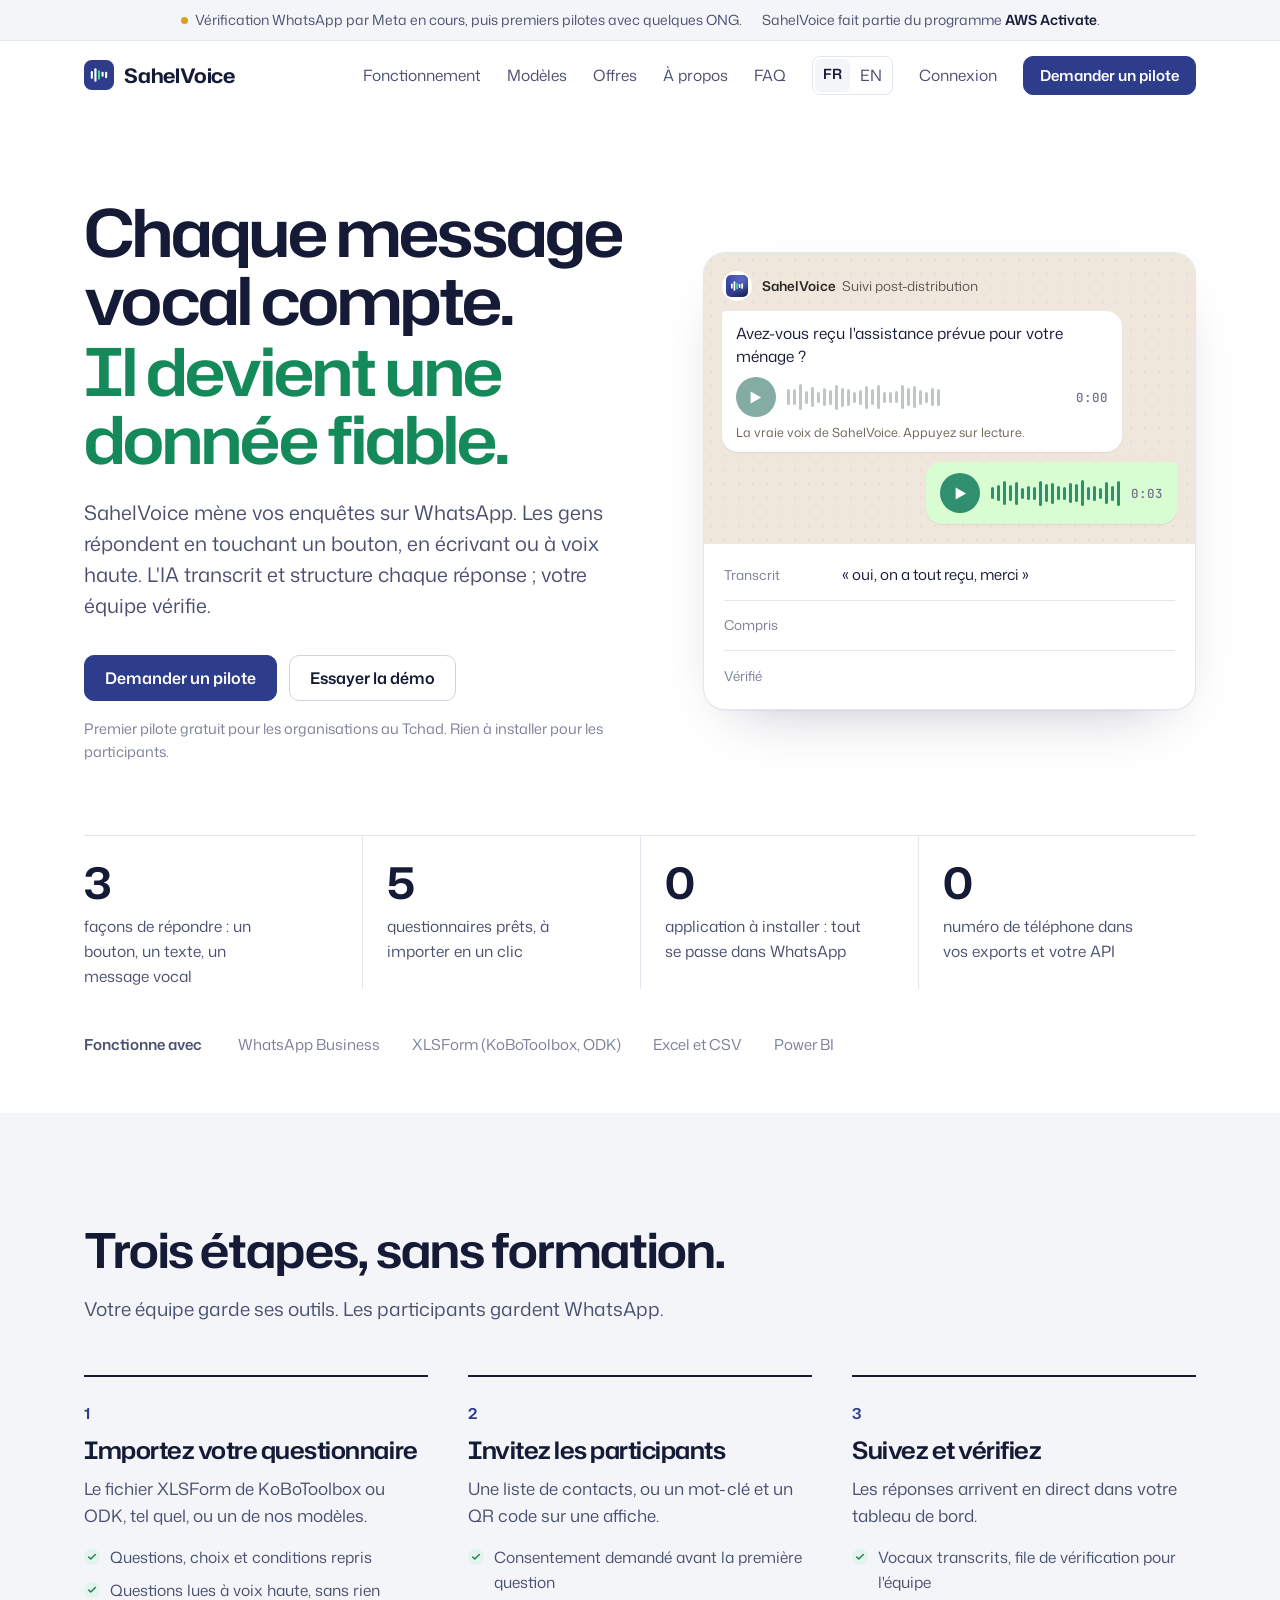
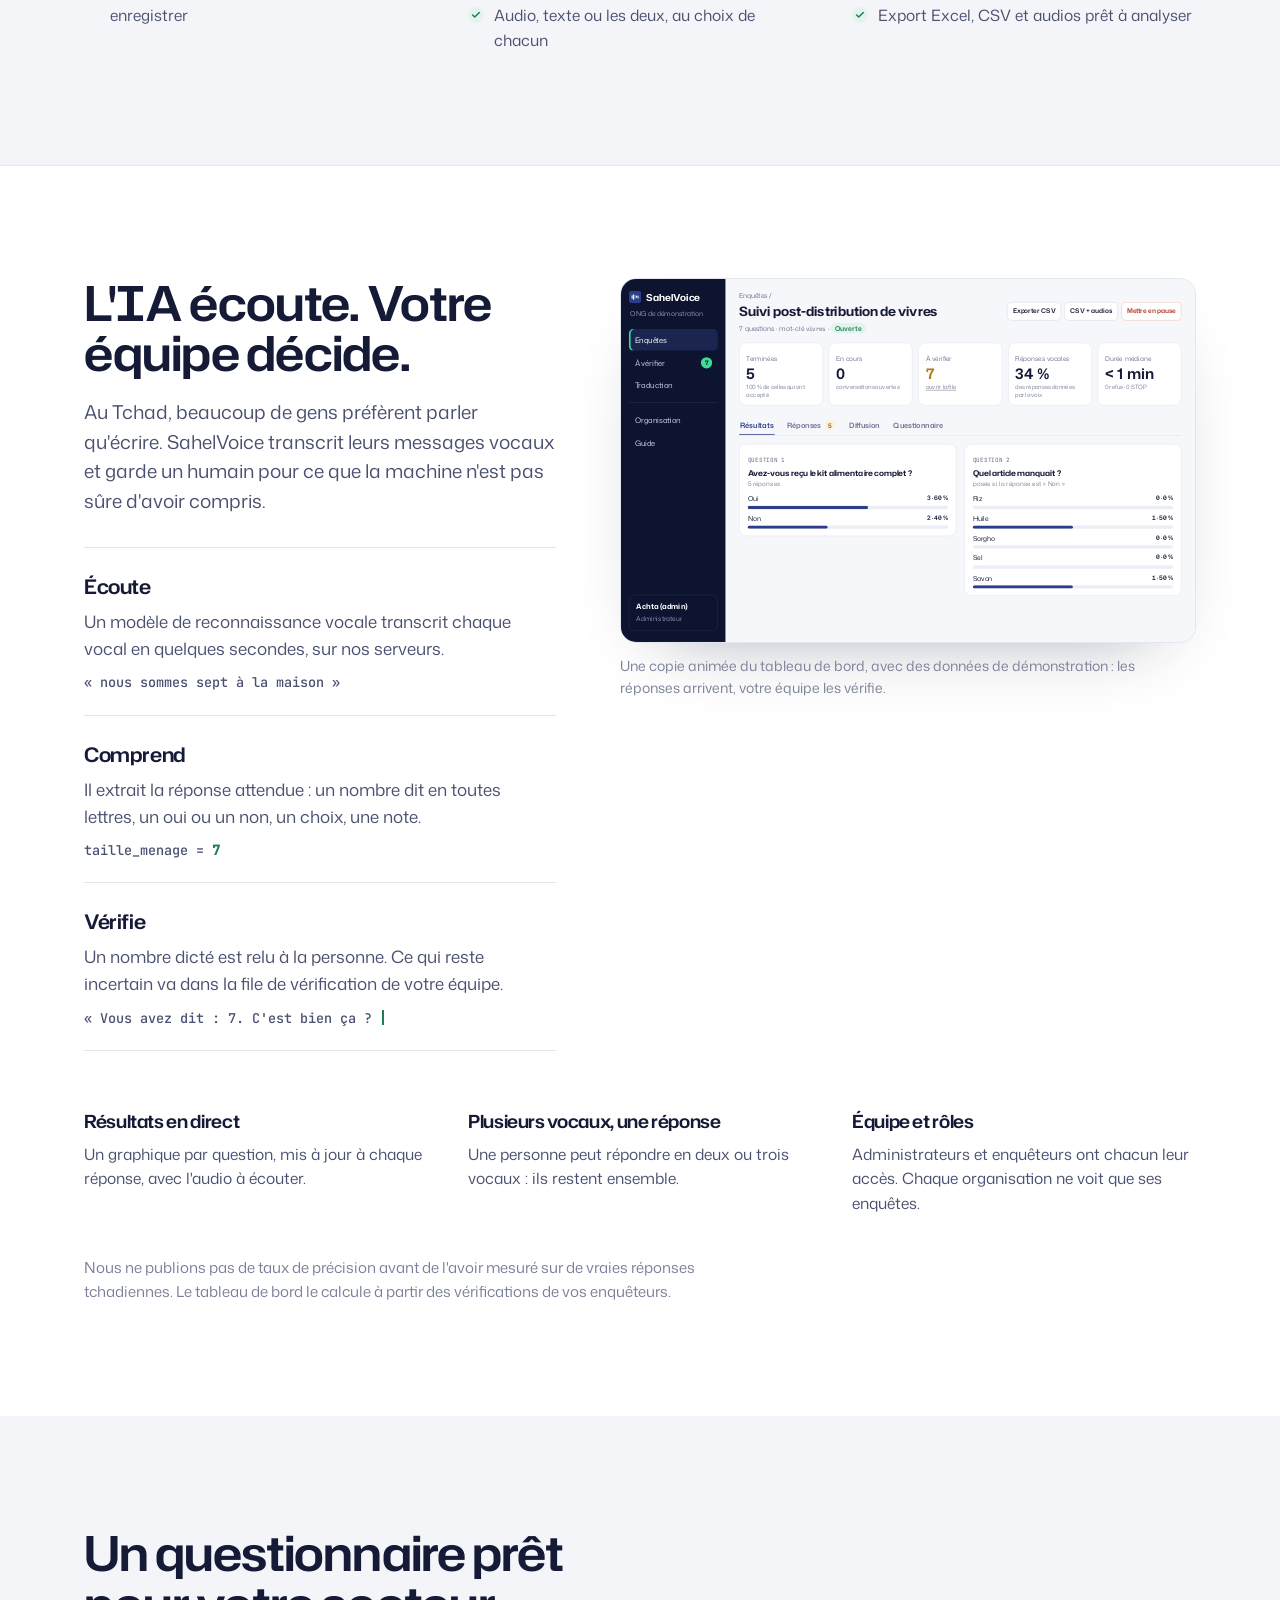
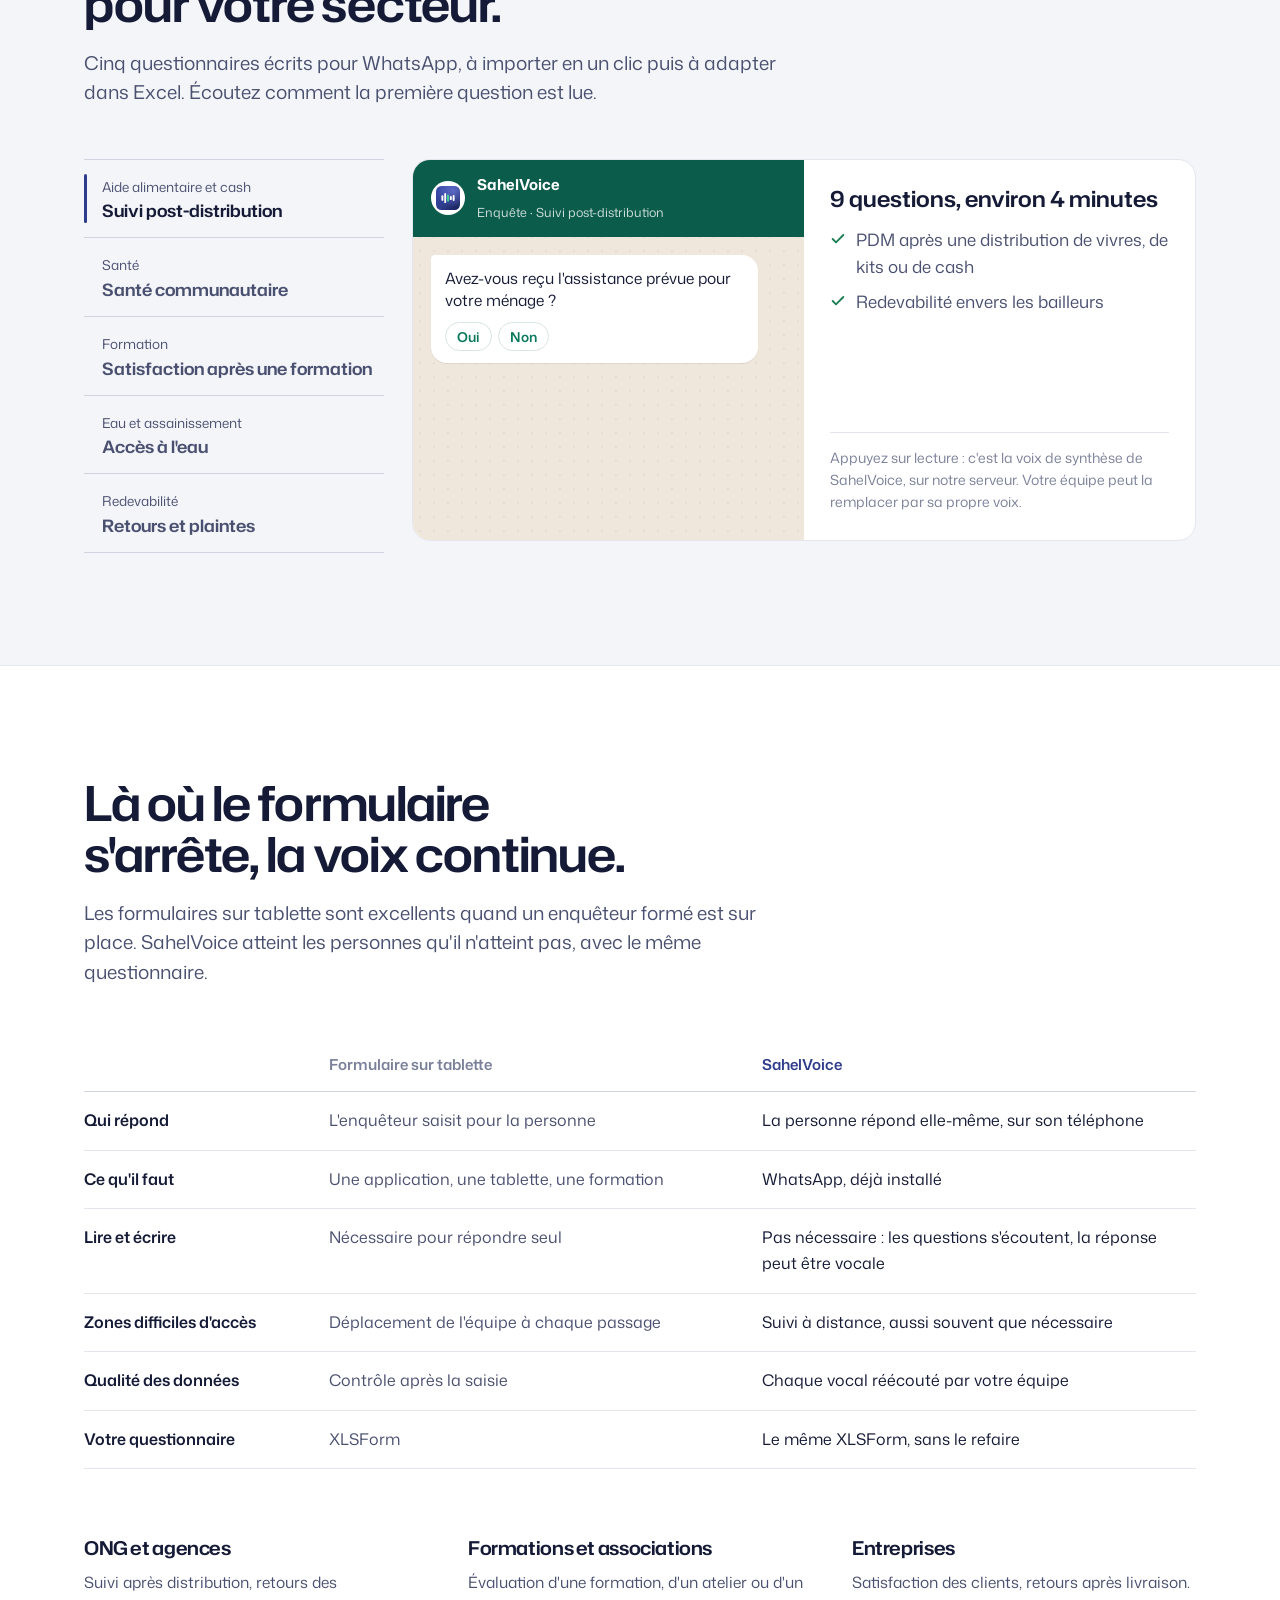
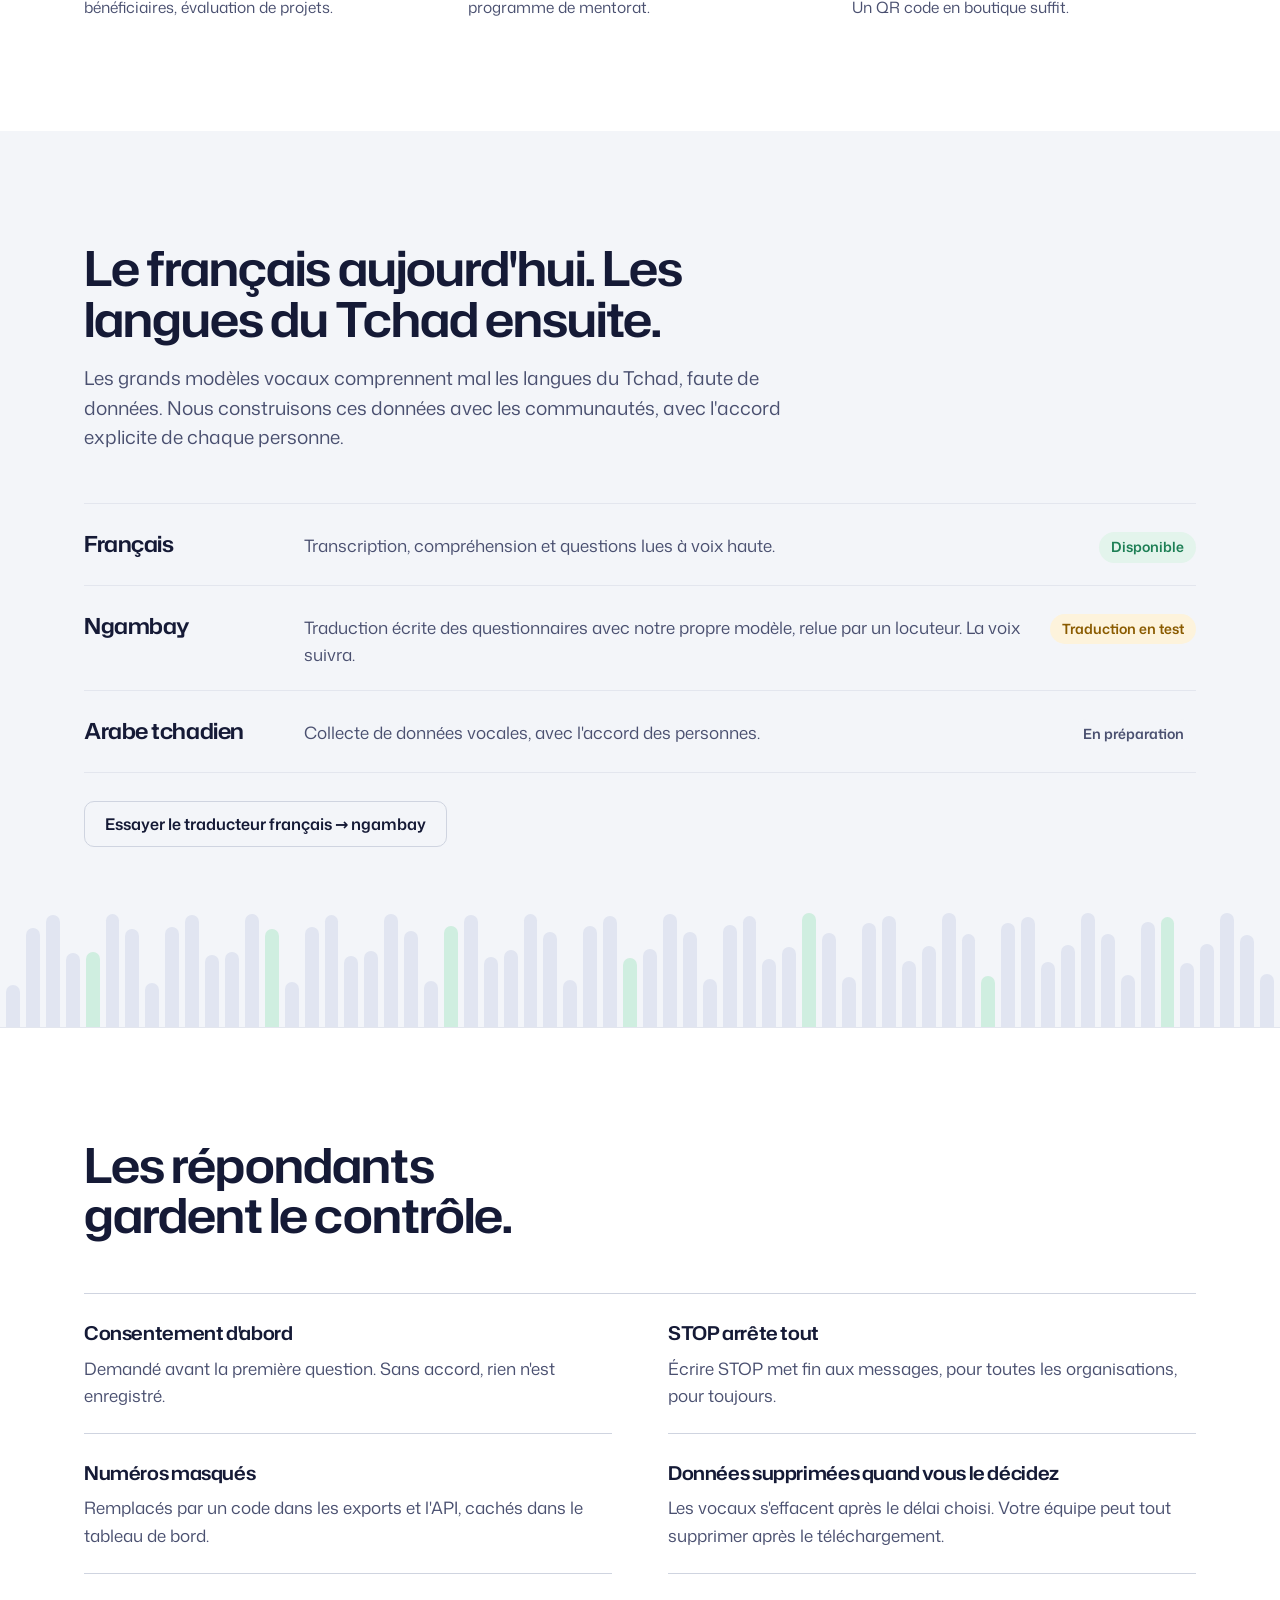
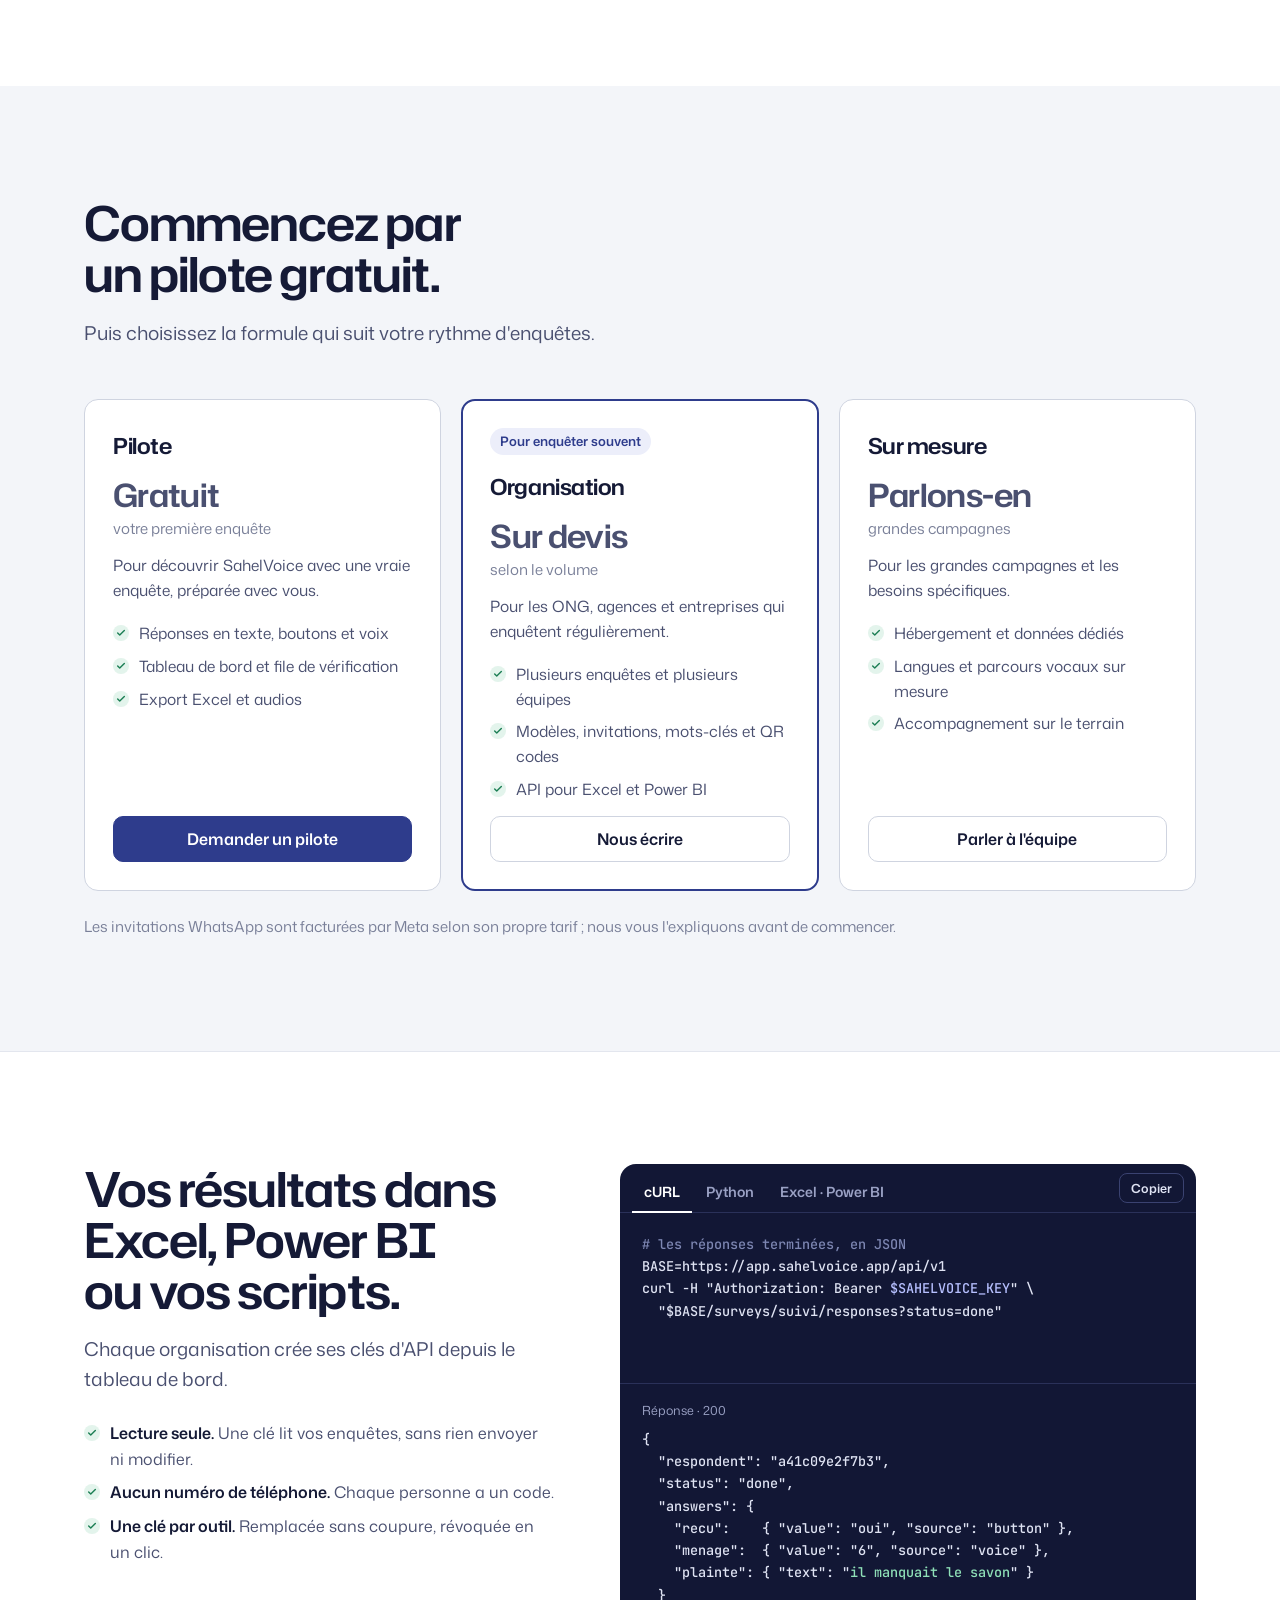
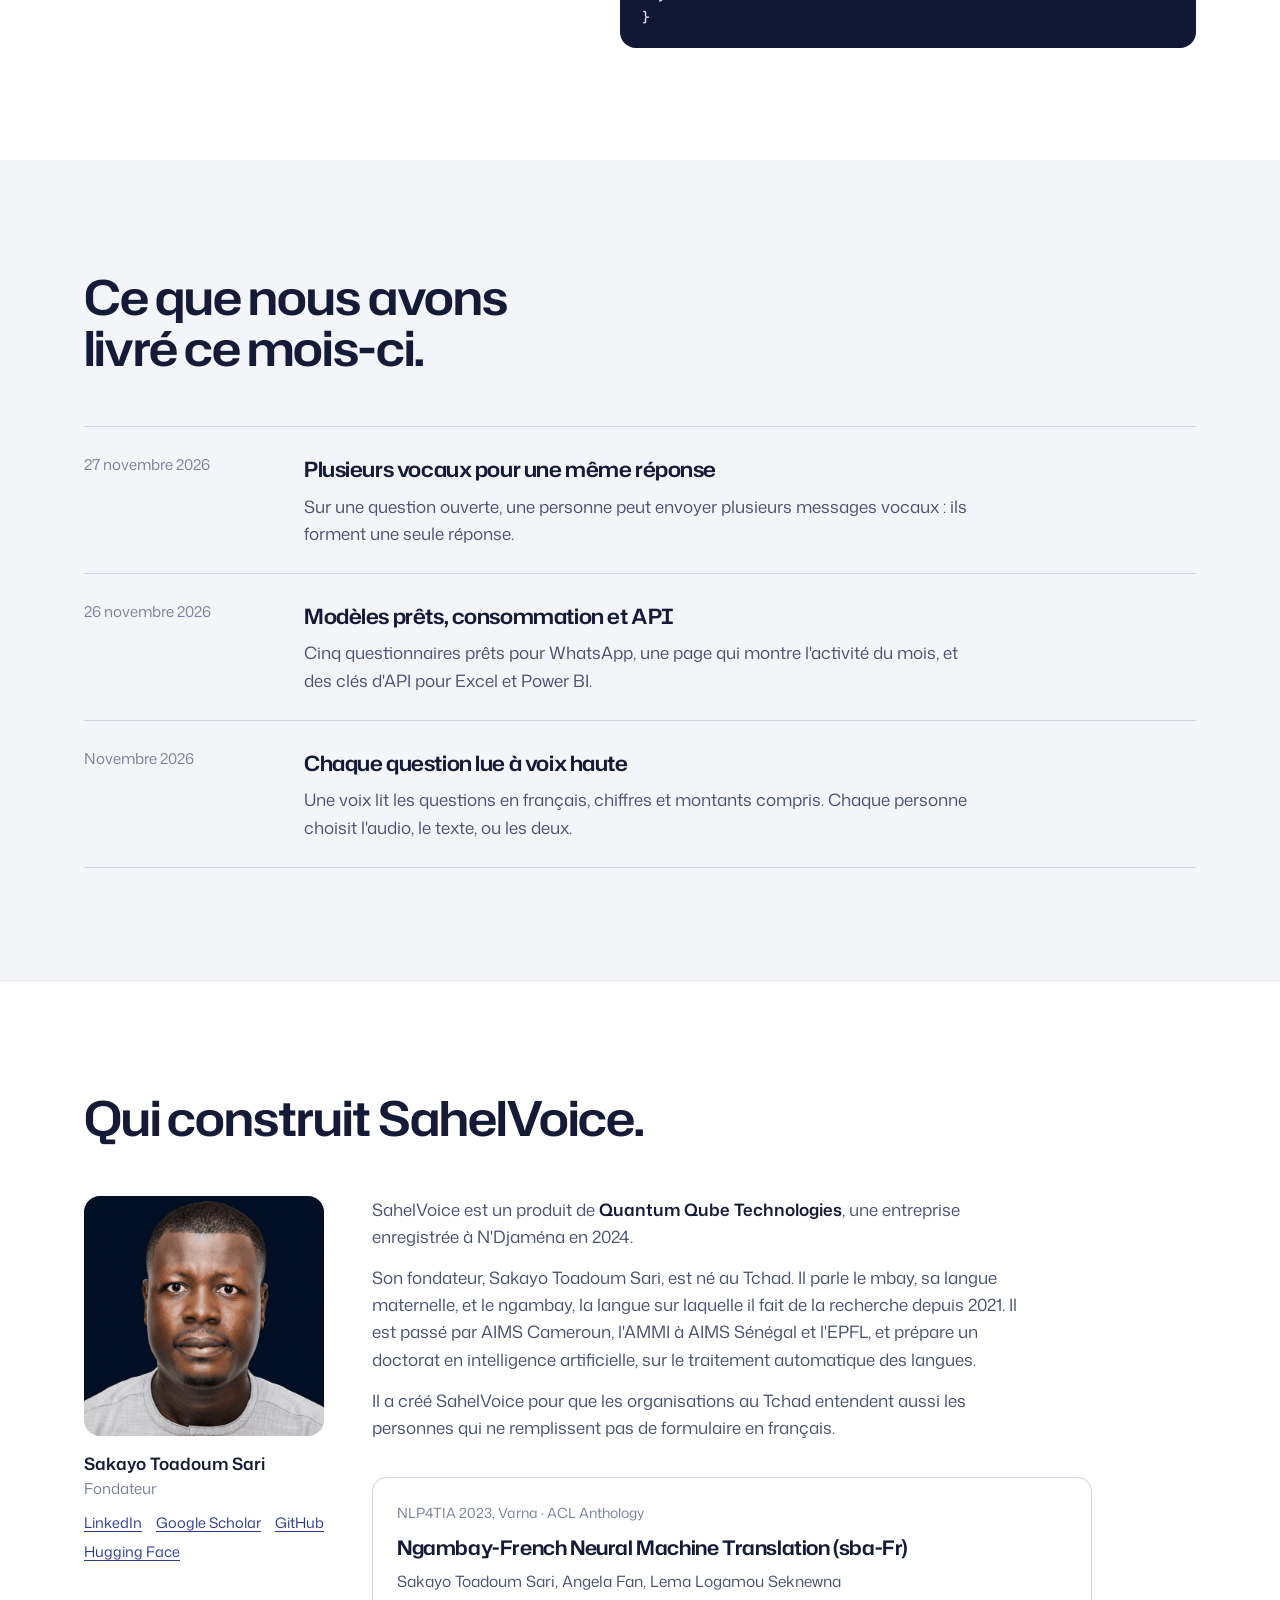
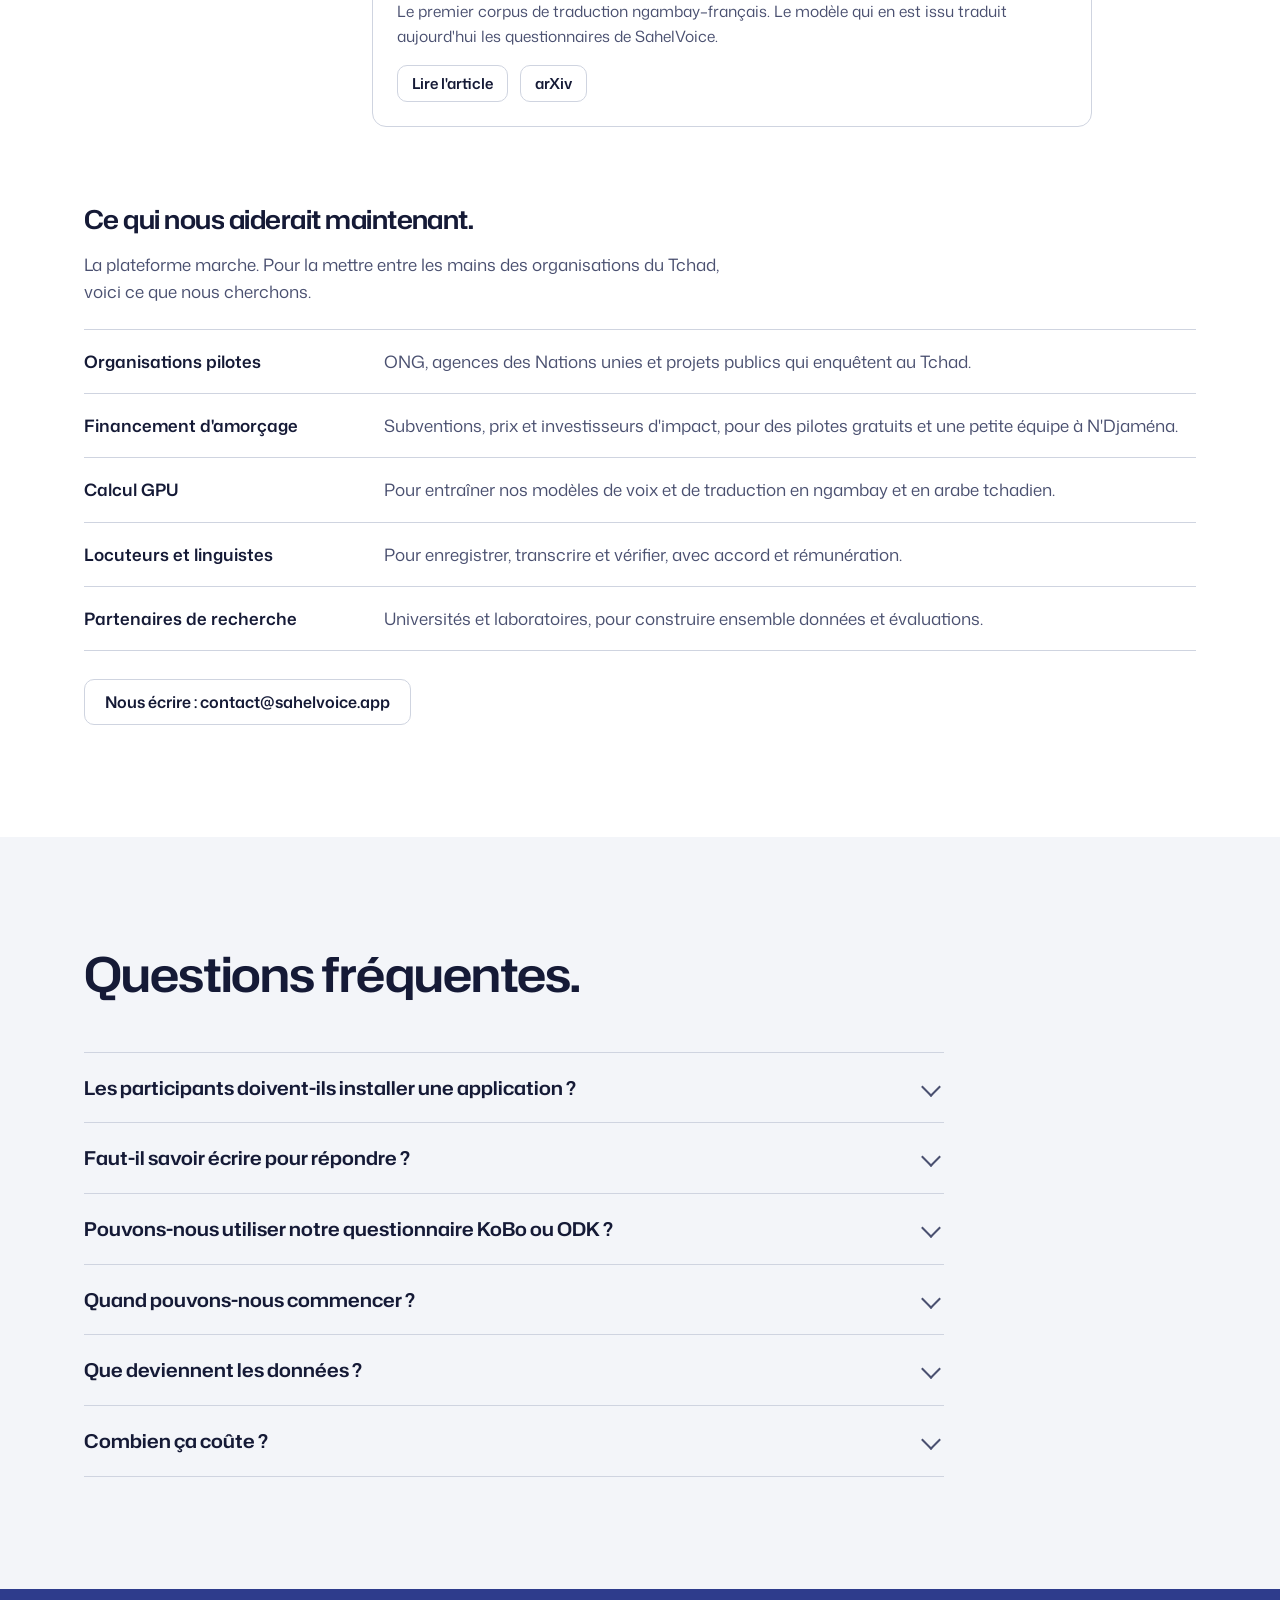
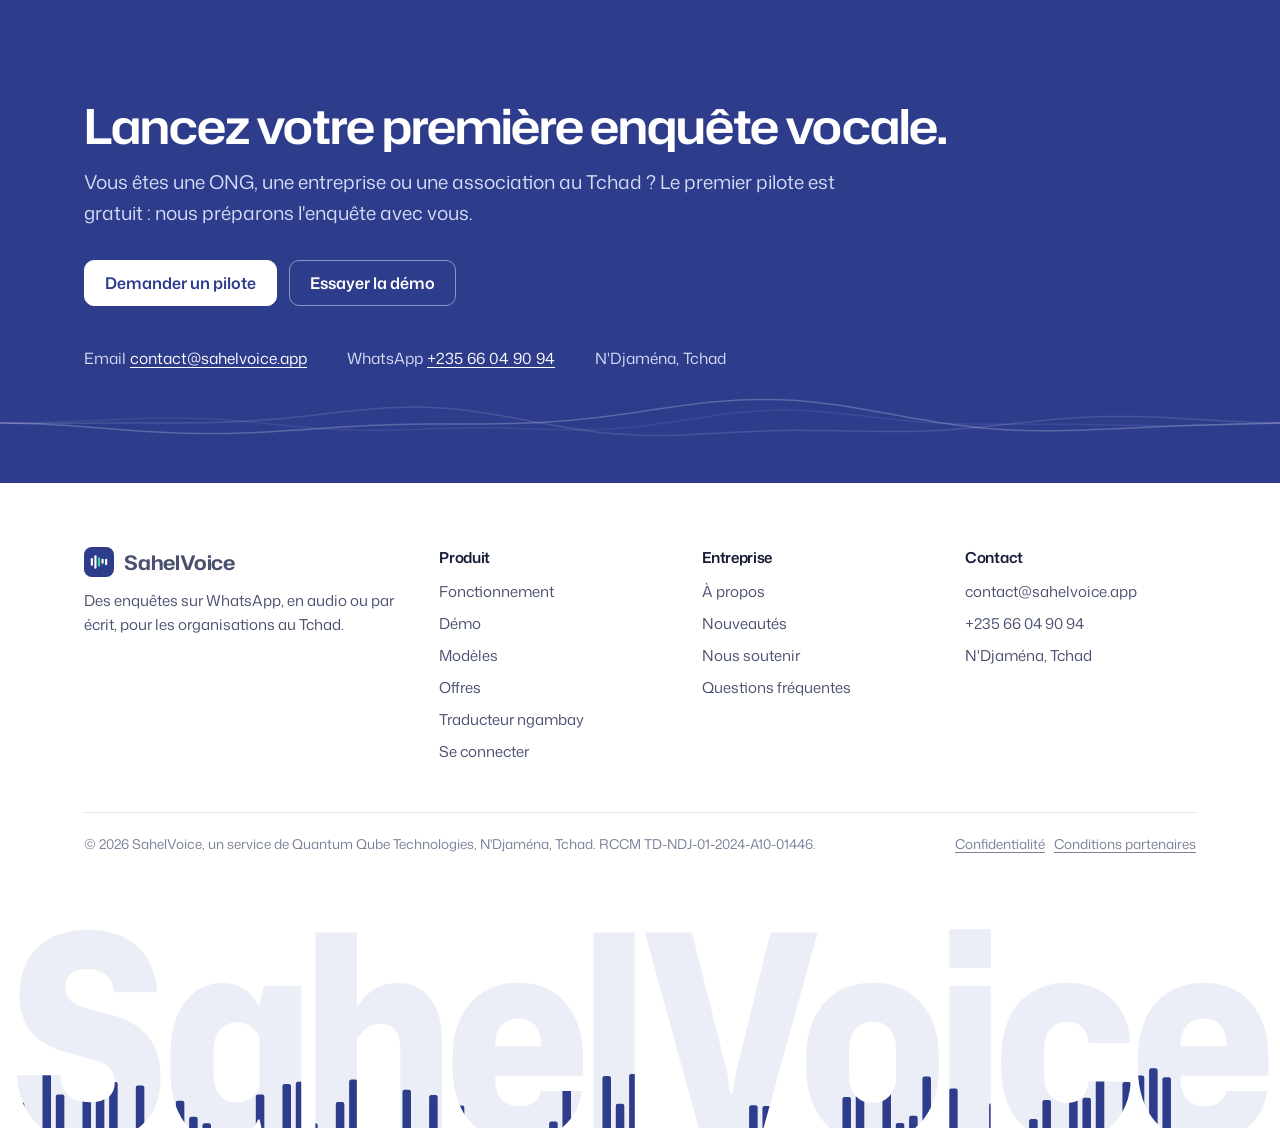
<file: index.html>
<!doctype html>
<html lang="fr">
<head>
<meta charset="utf-8">
<meta name="viewport" content="width=device-width, initial-scale=1">
<title>SahelVoice | Enquêtes vocales sur WhatsApp au Tchad</title>
<meta name="description" content="SahelVoice mène vos enquêtes sur WhatsApp. Les gens répondent par bouton, par écrit ou à voix haute ; l'IA transcrit et structure chaque réponse, votre équipe vérifie.">
<meta property="og:title" content="SahelVoice | Enquêtes vocales sur WhatsApp au Tchad">
<meta property="og:description" content="SahelVoice mène vos enquêtes sur WhatsApp. Les gens répondent par bouton, par écrit ou à voix haute ; l'IA transcrit et structure chaque réponse, votre équipe vérifie.">
<meta property="og:image" content="https://sahelvoice.app/og.png">
<meta property="og:url" content="https://sahelvoice.app/">
<meta property="og:type" content="website">
<link rel="canonical" href="https://sahelvoice.app/">
<meta name="theme-color" content="#ffffff">
<link rel="icon" href="/assets/icon.svg" type="image/svg+xml"><link rel="icon" href="/favicon.ico" sizes="any"><link rel="apple-touch-icon" href="/assets/apple-touch-icon.png">
<link rel="alternate" hreflang="fr" href="https://sahelvoice.app/">
<link rel="alternate" hreflang="en" href="https://sahelvoice.app/en/">
<link rel="alternate" hreflang="x-default" href="https://sahelvoice.app/">
<link rel="stylesheet" href="/assets/fonts.css?v=202611161200">
<link rel="stylesheet" href="/assets/sv.css?v=202611271415">
<script>document.documentElement.classList.add('js')</script>
</head>
<body>
<div class="note-bar"><div class="wrap">
  <span><span class="dot" aria-hidden="true"></span>Vérification WhatsApp par Meta en cours, puis premiers pilotes avec quelques ONG.</span>
  <span>SahelVoice fait partie du programme <b>AWS Activate</b>.</span>
</div></div>
<header class="top">
  <div class="wrap">
    <nav aria-label="Navigation principale">
      <a class="brand" href="/"><svg width="30" height="30" viewBox="0 0 42 42" aria-hidden="true"><rect width="42" height="42" rx="11" fill="#2e3c8c"/><g stroke="#fff" stroke-width="3" stroke-linecap="round"><path d="M11 25v-8"/><path d="M16 29V13"/><path d="M21 26V16" stroke="#3ddc97"/><path d="M26 22v-4"/><path d="M31 24v-6"/></g></svg>SahelVoice</a>
      <div class="links">
        <a href="#fonctionnement">Fonctionnement</a>
        <a href="#modeles">Modèles</a>
        <a href="#offres">Offres</a>
        <a href="#apropos">À propos</a>
        <a href="#faq">FAQ</a>
        <span class="lsw" role="group" aria-label="Langue"><span aria-current="true">FR</span><a href="/en/" hreflang="en" lang="en">EN</a></span>
        <a href="https://app.sahelvoice.app/login">Connexion</a>
        <a class="btn" href="/pilote/">Demander un pilote</a>
      </div>
    </nav>
  </div>
</header>
<main>
<section class="hero">
  <div class="wrap">
    <div class="hero-grid">
      <div>
        <h1><span class="sr">Chaque message vocal compte. Il devient une donnée fiable.</span><span aria-hidden="true"><span class="h1a">Chaque message vocal compte.</span> <span class="rot"><span class="rot-i on">Il devient une donnée fiable.</span><span class="rot-i">Il est transcrit aussitôt.</span><span class="rot-i">Votre équipe le vérifie.</span><span class="rot-i">Il arrive dans Excel et Power BI.</span></span></span></h1>
        <p class="lede">SahelVoice mène vos enquêtes sur WhatsApp. Les gens répondent en touchant un bouton, en écrivant ou à voix haute. L'IA transcrit et structure chaque réponse ; votre équipe vérifie.</p>
        <div class="btns">
          <a class="btn" href="/pilote/">Demander un pilote</a>
          <a class="btn quiet" href="/demo/">Essayer la démo</a>
        </div>
        <p class="fine">Premier pilote gratuit pour les organisations au Tchad. Rien à installer pour les participants.</p>
      </div>
      <div class="lc-wrap"><span class="ring" aria-hidden="true"></span><span class="ring" aria-hidden="true"></span><span class="ring" aria-hidden="true"></span>
      <figure class="listen-card" aria-label="Exemple : une question lue à voix haute, une réponse vocale, la donnée obtenue" style="margin:0">
        <div class="lc-chat">
          <div class="lc-head"><span class="av" aria-hidden="true"></span><span><b>SahelVoice</b> &nbsp;Suivi post-distribution</span></div>
          <div class="bub" lang="fr">Avez-vous reçu l'assistance prévue pour votre ménage ?
            <div class="vn q" data-src="https://app.sahelvoice.app/echantillons/suivi_distribution.mp3" style="margin-top:10px">
              <button type="button" class="vn-play" aria-label="Écouter la question lue par SahelVoice"><span class="i-play"><svg width="13" height="15" viewBox="0 0 16 18" aria-hidden="true"><path d="M2 1.5v15l13-7.5z" fill="currentColor"/></svg></span><span class="i-pause"><svg width="13" height="15" viewBox="0 0 16 18" aria-hidden="true"><path d="M2 1h4v16H2zM10 1h4v16h-4z" fill="currentColor"/></svg></span></button>
              <span class="vn-wave" aria-hidden="true"></span><span class="vn-t">0:00</span>
            </div>
            <div class="vn-cap">La vraie voix de SahelVoice. Appuyez sur lecture.</div>
          </div>
          <div class="bub out">
            <div class="vn r">
              <button type="button" class="vn-play" aria-label="Rejouer la réponse"><span class="i-play"><svg width="13" height="15" viewBox="0 0 16 18" aria-hidden="true"><path d="M2 1.5v15l13-7.5z" fill="currentColor"/></svg></span></button>
              <span class="vn-wave" aria-hidden="true"></span><span class="vn-t">0:00</span>
            </div>
          </div>
        </div>
        <div class="lc-steps">
          <div class="lc-row"><span class="lc-k">Transcrit</span><span class="lc-v" lang="fr">« <span class="w">oui,</span> <span class="w">on</span> <span class="w">a</span> <span class="w">tout</span> <span class="w">reçu,</span> <span class="w">merci</span> »</span></div>
          <div class="lc-row"><span class="lc-k">Compris</span><span class="lc-v lc-data lc-pend">recu = <b>oui</b></span></div>
          <div class="lc-row"><span class="lc-k">Vérifié</span><span class="lc-v lc-pend"><span data-status data-wait="en attente" data-done="✓ par votre équipe">en attente</span></span></div>
        </div>
      </figure>
      </div>
    </div>
    <div class="facts">
      <div><b>3</b><span>façons de répondre : un bouton, un texte, un message vocal</span></div>
      <div><b>5</b><span>questionnaires prêts, à importer en un clic</span></div>
      <div><b>0</b><span>application à installer : tout se passe dans WhatsApp</span></div>
      <div><b>0</b><span>numéro de téléphone dans vos exports et votre API</span></div>
    </div>
    <p class="tools"><strong>Fonctionne avec</strong><span>WhatsApp Business</span><span>XLSForm (KoBoToolbox, ODK)</span><span>Excel et CSV</span><span>Power BI</span></p>
  </div>
</section>

<section class="mist" id="fonctionnement">
  <div class="wrap">
    <div class="head">
      <h2>Trois étapes, sans formation.</h2>
      <p>Votre équipe garde ses outils. Les participants gardent WhatsApp.</p>
    </div>
    <div class="steps">
      <div class="step"><span class="n">1</span><h3>Importez votre questionnaire</h3>
        <p>Le fichier XLSForm de KoBoToolbox ou ODK, tel quel, ou un de nos modèles.</p>
        <ul class="ticks"><li><span>Questions, choix et conditions repris</span></li><li><span>Questions lues à voix haute, sans rien enregistrer</span></li></ul></div>
      <div class="step"><span class="n">2</span><h3>Invitez les participants</h3>
        <p>Une liste de contacts, ou un mot-clé et un QR code sur une affiche.</p>
        <ul class="ticks"><li><span>Consentement demandé avant la première question</span></li><li><span>Audio, texte ou les deux, au choix de chacun</span></li></ul></div>
      <div class="step"><span class="n">3</span><h3>Suivez et vérifiez</h3>
        <p>Les réponses arrivent en direct dans votre tableau de bord.</p>
        <ul class="ticks"><li><span>Vocaux transcrits, file de vérification pour l'équipe</span></li><li><span>Export Excel, CSV et audios prêt à analyser</span></li></ul></div>
    </div>
  </div>
</section>

<section id="plateforme">
  <div class="wrap">
    <div class="split">
      <div>
        <div class="head" style="margin-bottom:32px">
          <h2>L'IA écoute. Votre équipe décide.</h2>
          <p>Au Tchad, beaucoup de gens préfèrent parler qu'écrire. SahelVoice transcrit leurs messages vocaux et garde un humain pour ce que la machine n'est pas sûre d'avoir compris.</p>
        </div>
        <div class="rows">
          <div><h3>Écoute</h3><p>Un modèle de reconnaissance vocale transcrit chaque vocal en quelques secondes, sur nos serveurs.</p>
            <p class="ex">« nous sommes sept à la maison »</p></div>
          <div><h3>Comprend</h3><p>Il extrait la réponse attendue : un nombre dit en toutes lettres, un oui ou un non, un choix, une note.</p>
            <p class="ex">taille_menage = <b>7</b></p></div>
          <div><h3>Vérifie</h3><p>Un nombre dicté est relu à la personne. Ce qui reste incertain va dans la file de vérification de votre équipe.</p>
            <p class="ex">« Vous avez dit : 7. C'est bien ça ? » → Oui</p></div>
        </div>
      </div>
      <div>
        <div class="shot dash-shot"><div class="dash" role="img" aria-label="Tableau de bord SahelVoice : les réponses arrivent et sont vérifiées">
<div class="d-in">
  <aside class="d-side">
    <div class="d-logo"><svg width="22" height="22" viewBox="0 0 42 42" aria-hidden="true"><rect width="42" height="42" rx="11" fill="#2e3c8c"/><g stroke="#fff" stroke-width="3.4" stroke-linecap="round"><path d="M11 25v-8"/><path d="M16 29V13"/><path d="M21 26V16" stroke="#3ddc97"/><path d="M26 22v-4"/><path d="M31 24v-6"/></g></svg><b>SahelVoice</b></div>
    <small>ONG de démonstration</small>
    <nav><span class="on">Enquêtes</span><span>À vérifier <i class="d-badge" data-k="verify">7</i></span><span>Traduction</span><hr><span>Organisation</span><span>Guide</span></nav>
    <div class="d-user"><b>Achta (admin)</b><small>Administrateur</small></div>
  </aside>
  <div class="d-main">
    <div class="d-crumb">Enquêtes /</div>
    <div class="d-title"><h4>Suivi post-distribution de vivres</h4><div class="d-acts"><span>Exporter CSV</span><span>CSV + audios</span><span class="warn">Mettre en pause</span></div></div>
    <div class="d-meta">7 questions · mot-clé <code>vivres</code> · <em>Ouverte</em></div>
    <div class="d-kpis">
      <div><span>Terminées</span><b data-k="done">5</b><small>100 % de celles qui ont accepté</small></div>
      <div><span>En cours</span><b data-k="open">0</b><small>conversations ouvertes</small></div>
      <div><span>À vérifier</span><b class="amber" data-k="verify">7</b><small><u>ouvrir la file</u></small></div>
      <div><span>Réponses vocales</span><b><i data-k="voice">34</i> %</b><small>des réponses données par la voix</small></div>
      <div><span>Durée médiane</span><b>&lt; 1 min</b><small>0 refus · 0 STOP</small></div>
    </div>
    <div class="d-tabs"><span class="on">Résultats</span><span>Réponses <i data-k="done">5</i></span><span>Diffusion</span><span>Questionnaire</span></div>
    <div class="d-cards">
      <div class="d-card"><small>QUESTION 1</small><h5>Avez-vous reçu le kit alimentaire complet ?</h5><p class="d-n"><i data-k="q1n">5</i> réponses</p>
        <div class="d-bar" data-q="q1" data-o="oui"><span>Oui</span><em></em><b></b></div>
        <div class="d-bar" data-q="q1" data-o="non"><span>Non</span><em></em><b></b></div></div>
      <div class="d-card"><small>QUESTION 2</small><h5>Quel article manquait ?</h5><p class="d-n">posée si la réponse est « Non »</p>
        <div class="d-bar" data-q="q2" data-o="Riz"><span>Riz</span><em></em><b></b></div>
        <div class="d-bar" data-q="q2" data-o="Huile"><span>Huile</span><em></em><b></b></div>
        <div class="d-bar" data-q="q2" data-o="Sorgho"><span>Sorgho</span><em></em><b></b></div>
        <div class="d-bar" data-q="q2" data-o="Sel"><span>Sel</span><em></em><b></b></div>
        <div class="d-bar" data-q="q2" data-o="Savon"><span>Savon</span><em></em><b></b></div></div>
    </div>
    <div class="d-toast" aria-hidden="true"><span class="d-wave"><i></i><i></i><i></i><i></i><i></i></span><div><b class="d-t1">Nouvelle réponse</b><small class="d-t2">Participant 7c1e · par la voix</small></div></div>
  </div>
</div>
</div></div>
        <p class="shot-cap">Une copie animée du tableau de bord, avec des données de démonstration : les réponses arrivent, votre équipe les vérifie.</p>
      </div>
    </div>
    <div class="feats">
      <div><h3>Résultats en direct</h3><p>Un graphique par question, mis à jour à chaque réponse, avec l'audio à écouter.</p></div>
      <div><h3>Plusieurs vocaux, une réponse</h3><p>Une personne peut répondre en deux ou trois vocaux : ils restent ensemble.</p></div>
      <div><h3>Équipe et rôles</h3><p>Administrateurs et enquêteurs ont chacun leur accès. Chaque organisation ne voit que ses enquêtes.</p></div>
    </div>
    <p class="aside">Nous ne publions pas de taux de précision avant de l'avoir mesuré sur de vraies réponses tchadiennes. Le tableau de bord le calcule à partir des vérifications de vos enquêteurs.</p>
  </div>
</section>

<section class="mist" id="modeles">
  <div class="wrap">
    <div class="head">
      <h2>Un questionnaire prêt pour votre secteur.</h2>
      <p>Cinq questionnaires écrits pour WhatsApp, à importer en un clic puis à adapter dans Excel. Écoutez comment la première question est lue.</p>
    </div>
    <div class="mdl">
        <div class="mdl-tabs" role="tablist" aria-label="Secteurs"><button type="button" role="tab" id="mt-suivi_distribution" aria-controls="mp-suivi_distribution" aria-selected="true"><span>Aide alimentaire et cash</span><b>Suivi post-distribution</b></button><button type="button" role="tab" id="mt-sante_communautaire" aria-controls="mp-sante_communautaire" aria-selected="false" tabindex="-1"><span>Santé</span><b>Santé communautaire</b></button><button type="button" role="tab" id="mt-satisfaction_formation" aria-controls="mp-satisfaction_formation" aria-selected="false" tabindex="-1"><span>Formation</span><b>Satisfaction après une formation</b></button><button type="button" role="tab" id="mt-acces_eau" aria-controls="mp-acces_eau" aria-selected="false" tabindex="-1"><span>Eau et assainissement</span><b>Accès à l'eau</b></button><button type="button" role="tab" id="mt-retour_communaute" aria-controls="mp-retour_communaute" aria-selected="false" tabindex="-1"><span>Redevabilité</span><b>Retours et plaintes</b></button></div>
        <div class="mdl-stage"><div class="mdl-pane" role="tabpanel" id="mp-suivi_distribution" aria-labelledby="mt-suivi_distribution">
          <div class="mdl-chat">
            <div class="mdl-head"><span class="av" aria-hidden="true"></span><div><b>SahelVoice</b><small>Enquête · Suivi post-distribution</small></div></div>
            <div class="mdl-msgs">
              <div class="mdl-b" lang="fr">Avez-vous reçu l'assistance prévue pour votre ménage ?<div class="mdl-btns"><span>Oui</span><span>Non</span></div></div>
              <div class="mdl-b mdl-voice" data-src="https://app.sahelvoice.app/echantillons/suivi_distribution.mp3">
                <button type="button" class="mdl-play" aria-label="Écouter la question lue par SahelVoice"><span class="i-play"><svg width="14" height="16" viewBox="0 0 16 18" aria-hidden="true"><path d="M2 1.5v15l13-7.5z" fill="currentColor"/></svg></span><span class="i-pause"><svg width="14" height="16" viewBox="0 0 16 18" aria-hidden="true"><path d="M2 1h4v16H2zM10 1h4v16h-4z" fill="currentColor"/></svg></span></button>
                <span class="mdl-wave" aria-hidden="true"></span><span class="mdl-t">0:00</span>
              </div>
            </div>
          </div>
          <div class="mdl-info">
            <p class="mdl-meta">9 questions, environ 4 minutes</p>
            <ul class="mdl-uses"><li><svg width="16" height="16" viewBox="0 0 24 24" fill="none" stroke="currentColor" stroke-width="2.8" stroke-linecap="round" stroke-linejoin="round" aria-hidden="true"><path d="M20 6 9 17l-5-5"/></svg><span>PDM après une distribution de vivres, de kits ou de cash</span></li><li><svg width="16" height="16" viewBox="0 0 24 24" fill="none" stroke="currentColor" stroke-width="2.8" stroke-linecap="round" stroke-linejoin="round" aria-hidden="true"><path d="M20 6 9 17l-5-5"/></svg><span>Redevabilité envers les bailleurs</span></li></ul>
            <p class="mdl-note">Appuyez sur lecture : c'est la voix de synthèse de SahelVoice, sur notre serveur. Votre équipe peut la remplacer par sa propre voix.</p>
          </div>
        </div><div class="mdl-pane" role="tabpanel" id="mp-sante_communautaire" aria-labelledby="mt-sante_communautaire" hidden>
          <div class="mdl-chat">
            <div class="mdl-head"><span class="av" aria-hidden="true"></span><div><b>SahelVoice</b><small>Enquête · Santé communautaire</small></div></div>
            <div class="mdl-msgs">
              <div class="mdl-b" lang="fr">Au cours du dernier mois, quelqu'un de votre ménage a-t-il été malade ?<div class="mdl-btns"><span>Oui</span><span>Non</span></div></div>
              <div class="mdl-b mdl-voice" data-src="https://app.sahelvoice.app/echantillons/sante_communautaire.mp3">
                <button type="button" class="mdl-play" aria-label="Écouter la question lue par SahelVoice"><span class="i-play"><svg width="14" height="16" viewBox="0 0 16 18" aria-hidden="true"><path d="M2 1.5v15l13-7.5z" fill="currentColor"/></svg></span><span class="i-pause"><svg width="14" height="16" viewBox="0 0 16 18" aria-hidden="true"><path d="M2 1h4v16H2zM10 1h4v16h-4z" fill="currentColor"/></svg></span></button>
                <span class="mdl-wave" aria-hidden="true"></span><span class="mdl-t">0:00</span>
              </div>
            </div>
          </div>
          <div class="mdl-info">
            <p class="mdl-meta">7 questions, environ 3 minutes</p>
            <ul class="mdl-uses"><li><svg width="16" height="16" viewBox="0 0 24 24" fill="none" stroke="currentColor" stroke-width="2.8" stroke-linecap="round" stroke-linejoin="round" aria-hidden="true"><path d="M20 6 9 17l-5-5"/></svg><span>Enquête de base avant un projet de santé</span></li><li><svg width="16" height="16" viewBox="0 0 24 24" fill="none" stroke="currentColor" stroke-width="2.8" stroke-linecap="round" stroke-linejoin="round" aria-hidden="true"><path d="M20 6 9 17l-5-5"/></svg><span>Suivi d'une campagne de vaccination</span></li></ul>
            <p class="mdl-note">Appuyez sur lecture : c'est la voix de synthèse de SahelVoice, sur notre serveur. Votre équipe peut la remplacer par sa propre voix.</p>
          </div>
        </div><div class="mdl-pane" role="tabpanel" id="mp-satisfaction_formation" aria-labelledby="mt-satisfaction_formation" hidden>
          <div class="mdl-chat">
            <div class="mdl-head"><span class="av" aria-hidden="true"></span><div><b>SahelVoice</b><small>Enquête · Satisfaction après une formation</small></div></div>
            <div class="mdl-msgs">
              <div class="mdl-b" lang="fr">Sur une échelle de 1 à 5, quelle note donnez-vous à la formation ?<div class="mdl-btns"><span>1</span><span>2</span><span>3</span><span>4</span><span>5</span></div></div>
              <div class="mdl-b mdl-voice" data-src="https://app.sahelvoice.app/echantillons/satisfaction_formation.mp3">
                <button type="button" class="mdl-play" aria-label="Écouter la question lue par SahelVoice"><span class="i-play"><svg width="14" height="16" viewBox="0 0 16 18" aria-hidden="true"><path d="M2 1.5v15l13-7.5z" fill="currentColor"/></svg></span><span class="i-pause"><svg width="14" height="16" viewBox="0 0 16 18" aria-hidden="true"><path d="M2 1h4v16H2zM10 1h4v16h-4z" fill="currentColor"/></svg></span></button>
                <span class="mdl-wave" aria-hidden="true"></span><span class="mdl-t">0:00</span>
              </div>
            </div>
          </div>
          <div class="mdl-info">
            <p class="mdl-meta">6 questions, environ 2 minutes</p>
            <ul class="mdl-uses"><li><svg width="16" height="16" viewBox="0 0 24 24" fill="none" stroke="currentColor" stroke-width="2.8" stroke-linecap="round" stroke-linejoin="round" aria-hidden="true"><path d="M20 6 9 17l-5-5"/></svg><span>Fin d'atelier ou de formation professionnelle</span></li><li><svg width="16" height="16" viewBox="0 0 24 24" fill="none" stroke="currentColor" stroke-width="2.8" stroke-linecap="round" stroke-linejoin="round" aria-hidden="true"><path d="M20 6 9 17l-5-5"/></svg><span>Suivi trois mois après la formation</span></li></ul>
            <p class="mdl-note">Appuyez sur lecture : c'est la voix de synthèse de SahelVoice, sur notre serveur. Votre équipe peut la remplacer par sa propre voix.</p>
          </div>
        </div><div class="mdl-pane" role="tabpanel" id="mp-acces_eau" aria-labelledby="mt-acces_eau" hidden>
          <div class="mdl-chat">
            <div class="mdl-head"><span class="av" aria-hidden="true"></span><div><b>SahelVoice</b><small>Enquête · Accès à l'eau</small></div></div>
            <div class="mdl-msgs">
              <div class="mdl-b" lang="fr">D'où vient l'eau que votre ménage boit ?<div class="mdl-btns"><span>Forage ou pompe</span><span>Robinet ou borne fontaine</span><span>Puits</span><span>Rivière ou mare</span></div></div>
              <div class="mdl-b mdl-voice" data-src="https://app.sahelvoice.app/echantillons/acces_eau.mp3">
                <button type="button" class="mdl-play" aria-label="Écouter la question lue par SahelVoice"><span class="i-play"><svg width="14" height="16" viewBox="0 0 16 18" aria-hidden="true"><path d="M2 1.5v15l13-7.5z" fill="currentColor"/></svg></span><span class="i-pause"><svg width="14" height="16" viewBox="0 0 16 18" aria-hidden="true"><path d="M2 1h4v16H2zM10 1h4v16h-4z" fill="currentColor"/></svg></span></button>
                <span class="mdl-wave" aria-hidden="true"></span><span class="mdl-t">0:00</span>
              </div>
            </div>
          </div>
          <div class="mdl-info">
            <p class="mdl-meta">7 questions, environ 3 minutes</p>
            <ul class="mdl-uses"><li><svg width="16" height="16" viewBox="0 0 24 24" fill="none" stroke="currentColor" stroke-width="2.8" stroke-linecap="round" stroke-linejoin="round" aria-hidden="true"><path d="M20 6 9 17l-5-5"/></svg><span>Suivi d'un forage ou d'une borne fontaine</span></li><li><svg width="16" height="16" viewBox="0 0 24 24" fill="none" stroke="currentColor" stroke-width="2.8" stroke-linecap="round" stroke-linejoin="round" aria-hidden="true"><path d="M20 6 9 17l-5-5"/></svg><span>Évaluation rapide en saison sèche</span></li></ul>
            <p class="mdl-note">Appuyez sur lecture : c'est la voix de synthèse de SahelVoice, sur notre serveur. Votre équipe peut la remplacer par sa propre voix.</p>
          </div>
        </div><div class="mdl-pane" role="tabpanel" id="mp-retour_communaute" aria-labelledby="mt-retour_communaute" hidden>
          <div class="mdl-chat">
            <div class="mdl-head"><span class="av" aria-hidden="true"></span><div><b>SahelVoice</b><small>Enquête · Retours et plaintes</small></div></div>
            <div class="mdl-msgs">
              <div class="mdl-b" lang="fr">Votre message concerne :<div class="mdl-btns"><span>Une plainte</span><span>Une suggestion</span><span>Une question</span><span>Un remerciement</span></div></div>
              <div class="mdl-b mdl-voice" data-src="https://app.sahelvoice.app/echantillons/retour_communaute.mp3">
                <button type="button" class="mdl-play" aria-label="Écouter la question lue par SahelVoice"><span class="i-play"><svg width="14" height="16" viewBox="0 0 16 18" aria-hidden="true"><path d="M2 1.5v15l13-7.5z" fill="currentColor"/></svg></span><span class="i-pause"><svg width="14" height="16" viewBox="0 0 16 18" aria-hidden="true"><path d="M2 1h4v16H2zM10 1h4v16h-4z" fill="currentColor"/></svg></span></button>
                <span class="mdl-wave" aria-hidden="true"></span><span class="mdl-t">0:00</span>
              </div>
            </div>
          </div>
          <div class="mdl-info">
            <p class="mdl-meta">5 questions, environ 2 minutes</p>
            <ul class="mdl-uses"><li><svg width="16" height="16" viewBox="0 0 24 24" fill="none" stroke="currentColor" stroke-width="2.8" stroke-linecap="round" stroke-linejoin="round" aria-hidden="true"><path d="M20 6 9 17l-5-5"/></svg><span>Mécanisme de plaintes et de retours ouvert en continu</span></li><li><svg width="16" height="16" viewBox="0 0 24 24" fill="none" stroke="currentColor" stroke-width="2.8" stroke-linecap="round" stroke-linejoin="round" aria-hidden="true"><path d="M20 6 9 17l-5-5"/></svg><span>Écoute des rumeurs pendant une crise</span></li></ul>
            <p class="mdl-note">Appuyez sur lecture : c'est la voix de synthèse de SahelVoice, sur notre serveur. Votre équipe peut la remplacer par sa propre voix.</p>
          </div>
        </div></div>
      </div>
  </div>
</section>

<section id="difference">
  <div class="wrap">
    <div class="head">
      <h2>Là où le formulaire s'arrête, la voix continue.</h2>
      <p>Les formulaires sur tablette sont excellents quand un enquêteur formé est sur place. SahelVoice atteint les personnes qu'il n'atteint pas, avec le même questionnaire.</p>
    </div>
    <table class="cmp"><thead><tr><th scope="col"><span class="sr">Critère</span></th><th scope="col">Formulaire sur tablette</th><th scope="col">SahelVoice</th></tr></thead><tbody><tr><th scope="row">Qui répond</th><td data-l="Formulaire sur tablette">L'enquêteur saisit pour la personne</td><td data-l="SahelVoice">La personne répond elle-même, sur son téléphone</td></tr><tr><th scope="row">Ce qu'il faut</th><td data-l="Formulaire sur tablette">Une application, une tablette, une formation</td><td data-l="SahelVoice">WhatsApp, déjà installé</td></tr><tr><th scope="row">Lire et écrire</th><td data-l="Formulaire sur tablette">Nécessaire pour répondre seul</td><td data-l="SahelVoice">Pas nécessaire : les questions s'écoutent, la réponse peut être vocale</td></tr><tr><th scope="row">Zones difficiles d'accès</th><td data-l="Formulaire sur tablette">Déplacement de l'équipe à chaque passage</td><td data-l="SahelVoice">Suivi à distance, aussi souvent que nécessaire</td></tr><tr><th scope="row">Qualité des données</th><td data-l="Formulaire sur tablette">Contrôle après la saisie</td><td data-l="SahelVoice">Chaque vocal réécouté par votre équipe</td></tr><tr><th scope="row">Votre questionnaire</th><td data-l="Formulaire sur tablette">XLSForm</td><td data-l="SahelVoice">Le même XLSForm, sans le refaire</td></tr></tbody></table>
    <div class="who">
      <div><h3>ONG et agences</h3><p>Suivi après distribution, retours des bénéficiaires, évaluation de projets.</p></div>
      <div><h3>Formations et associations</h3><p>Évaluation d'une formation, d'un atelier ou d'un programme de mentorat.</p></div>
      <div><h3>Entreprises</h3><p>Satisfaction des clients, retours après livraison. Un QR code en boutique suffit.</p></div>
    </div>
  </div>
</section>

<section class="mist sway-sec" id="langues">
  <div class="sway" aria-hidden="true"><i style="--d:0.00s;--h:0.35"></i><i style="--d:0.37s;--h:0.82"></i><i style="--d:0.74s;--h:0.93"></i><i style="--d:1.11s;--h:0.61"></i><i style="--d:1.48s;--h:0.62"></i><i style="--d:1.85s;--h:0.94"></i><i style="--d:2.22s;--h:0.81"></i><i style="--d:2.59s;--h:0.36"></i><i style="--d:0.06s;--h:0.83"></i><i style="--d:0.43s;--h:0.93"></i><i style="--d:0.80s;--h:0.60"></i><i style="--d:1.17s;--h:0.62"></i><i style="--d:1.54s;--h:0.94"></i><i style="--d:1.91s;--h:0.81"></i><i style="--d:2.28s;--h:0.37"></i><i style="--d:2.65s;--h:0.83"></i><i style="--d:0.12s;--h:0.93"></i><i style="--d:0.49s;--h:0.59"></i><i style="--d:0.86s;--h:0.63"></i><i style="--d:1.23s;--h:0.94"></i><i style="--d:1.60s;--h:0.80"></i><i style="--d:1.97s;--h:0.38"></i><i style="--d:2.34s;--h:0.84"></i><i style="--d:2.71s;--h:0.93"></i><i style="--d:0.18s;--h:0.58"></i><i style="--d:0.55s;--h:0.64"></i><i style="--d:0.92s;--h:0.94"></i><i style="--d:1.29s;--h:0.79"></i><i style="--d:1.66s;--h:0.39"></i><i style="--d:2.03s;--h:0.84"></i><i style="--d:2.40s;--h:0.92"></i><i style="--d:2.77s;--h:0.57"></i><i style="--d:0.24s;--h:0.65"></i><i style="--d:0.61s;--h:0.94"></i><i style="--d:0.98s;--h:0.79"></i><i style="--d:1.35s;--h:0.40"></i><i style="--d:1.72s;--h:0.85"></i><i style="--d:2.09s;--h:0.92"></i><i style="--d:2.46s;--h:0.56"></i><i style="--d:2.83s;--h:0.66"></i><i style="--d:0.30s;--h:0.95"></i><i style="--d:0.67s;--h:0.78"></i><i style="--d:1.04s;--h:0.41"></i><i style="--d:1.41s;--h:0.86"></i><i style="--d:1.78s;--h:0.92"></i><i style="--d:2.15s;--h:0.55"></i><i style="--d:2.52s;--h:0.67"></i><i style="--d:2.89s;--h:0.95"></i><i style="--d:0.36s;--h:0.77"></i><i style="--d:0.73s;--h:0.42"></i><i style="--d:1.10s;--h:0.86"></i><i style="--d:1.47s;--h:0.91"></i><i style="--d:1.84s;--h:0.54"></i><i style="--d:2.21s;--h:0.68"></i><i style="--d:2.58s;--h:0.95"></i><i style="--d:0.05s;--h:0.77"></i><i style="--d:0.42s;--h:0.43"></i><i style="--d:0.79s;--h:0.87"></i><i style="--d:1.16s;--h:0.91"></i><i style="--d:1.53s;--h:0.53"></i><i style="--d:1.90s;--h:0.69"></i><i style="--d:2.27s;--h:0.95"></i><i style="--d:2.64s;--h:0.76"></i><i style="--d:0.11s;--h:0.44"></i></div>
  <div class="wrap">
    <div class="head">
      <h2>Le français aujourd'hui. Les langues du Tchad ensuite.</h2>
      <p>Les grands modèles vocaux comprennent mal les langues du Tchad, faute de données. Nous construisons ces données avec les communautés, avec l'accord explicite de chaque personne.</p>
    </div>
    <div class="langs">
      <div class="lang"><h3>Français</h3><p>Transcription, compréhension et questions lues à voix haute.</p><span class="state on">Disponible</span></div>
      <div class="lang"><h3>Ngambay</h3><p>Traduction écrite des questionnaires avec notre propre modèle, relue par un locuteur. La voix suivra.</p><span class="state test">Traduction en test</span></div>
      <div class="lang"><h3>Arabe tchadien</h3><p>Collecte de données vocales, avec l'accord des personnes.</p><span class="state soon">En préparation</span></div>
    </div>
    <div class="after"><a class="btn quiet" href="/traduction/">Essayer le traducteur français → ngambay</a></div>
  </div>
</section>

<section id="donnees">
  <div class="wrap">
    <div class="head"><h2>Les répondants gardent le contrôle.</h2></div>
    <div class="grid2">
      <div><h3>Consentement d'abord</h3><p>Demandé avant la première question. Sans accord, rien n'est enregistré.</p></div>
      <div><h3>STOP arrête tout</h3><p>Écrire STOP met fin aux messages, pour toutes les organisations, pour toujours.</p></div>
      <div><h3>Numéros masqués</h3><p>Remplacés par un code dans les exports et l'API, cachés dans le tableau de bord.</p></div>
      <div><h3>Données supprimées quand vous le décidez</h3><p>Les vocaux s'effacent après le délai choisi. Votre équipe peut tout supprimer après le téléchargement.</p></div>
    </div>
  </div>
</section>

<section class="mist" id="offres">
  <div class="wrap">
    <div class="head">
      <h2>Commencez par un pilote gratuit.</h2>
      <p>Puis choisissez la formule qui suit votre rythme d'enquêtes.</p>
    </div>
    <div class="plans">
      <div class="plan"><h3>Pilote</h3><p class="price">Gratuit<small>votre première enquête</small></p>
        <p>Pour découvrir SahelVoice avec une vraie enquête, préparée avec vous.</p>
        <ul class="ticks"><li><span>Réponses en texte, boutons et voix</span></li><li><span>Tableau de bord et file de vérification</span></li><li><span>Export Excel et audios</span></li></ul>
        <a class="btn" href="/pilote/">Demander un pilote</a></div>
      <div class="plan main"><span class="tag">Pour enquêter souvent</span><h3>Organisation</h3><p class="price">Sur devis<small>selon le volume</small></p>
        <p>Pour les ONG, agences et entreprises qui enquêtent régulièrement.</p>
        <ul class="ticks"><li><span>Plusieurs enquêtes et plusieurs équipes</span></li><li><span>Modèles, invitations, mots-clés et QR codes</span></li><li><span>API pour Excel et Power BI</span></li></ul>
        <a class="btn quiet" href="mailto:contact@sahelvoice.app?subject=Offre%20Organisation%20-%20SahelVoice">Nous écrire</a></div>
      <div class="plan"><h3>Sur mesure</h3><p class="price">Parlons-en<small>grandes campagnes</small></p>
        <p>Pour les grandes campagnes et les besoins spécifiques.</p>
        <ul class="ticks"><li><span>Hébergement et données dédiés</span></li><li><span>Langues et parcours vocaux sur mesure</span></li><li><span>Accompagnement sur le terrain</span></li></ul>
        <a class="btn quiet" href="mailto:contact@sahelvoice.app?subject=Offre%20sur%20mesure%20-%20SahelVoice">Parler à l'équipe</a></div>
    </div>
    <p class="plans-note">Les invitations WhatsApp sont facturées par Meta selon son propre tarif ; nous vous l'expliquons avant de commencer.</p>
  </div>
</section>

<section id="api">
  <div class="wrap api">
    <div>
      <div class="head" style="margin-bottom:28px">
        <h2>Vos résultats dans Excel, Power BI ou vos scripts.</h2>
        <p>Chaque organisation crée ses clés d'API depuis le tableau de bord.</p>
      </div>
      <ul class="ticks"><li><span><b>Lecture seule.</b> Une clé lit vos enquêtes, sans rien envoyer ni modifier.</span></li><li><span><b>Aucun numéro de téléphone.</b> Chaque personne a un code.</span></li><li><span><b>Une clé par outil.</b> Remplacée sans coupure, révoquée en un clic.</span></li></ul>
    </div>
    <div class="api-card">
        <div class="api-tabs" role="tablist" aria-label="Exemples">
          <button type="button" role="tab" aria-selected="true" aria-controls="ap-curl" id="at-curl">cURL</button>
          <button type="button" role="tab" aria-selected="false" aria-controls="ap-py" id="at-py" tabindex="-1">Python</button>
          <button type="button" role="tab" aria-selected="false" aria-controls="ap-xl" id="at-xl" tabindex="-1">Excel · Power BI</button>
          <button type="button" class="api-copy" data-l-copy="Copier" data-l-done="Copié">Copier</button>
        </div>
        <div class="api-pane" role="tabpanel" id="ap-curl" aria-labelledby="at-curl"><pre><span class="c"># les réponses terminées, en JSON</span>
BASE=https://app.sahelvoice.app/api/v1
curl -H "Authorization: Bearer <span class="v">$SAHELVOICE_KEY</span>" \
  "$BASE/surveys/suivi/responses?status=done"</pre></div>
        <div class="api-pane" role="tabpanel" id="ap-py" aria-labelledby="at-py" hidden><pre>import os, requests

BASE = "https://app.sahelvoice.app/api/v1"
KEY = os.environ["SAHELVOICE_KEY"]

r = requests.get(f"{BASE}/surveys/suivi/responses",
                 headers={"Authorization": f"Bearer {KEY}"},
                 params={"status": "done"}, timeout=30)
for resp in r.json()["responses"]:
    print(resp["respondent"], resp["answers"]["recu"]["value"])</pre></div>
        <div class="api-pane" role="tabpanel" id="ap-xl" aria-labelledby="at-xl" hidden><ol class="api-xl"><li>Excel : <b>Données</b>, puis <b>À partir du web</b>. Power BI : <b>Obtenir les données</b>, puis <b>Web</b>.</li><li>Collez l'adresse du CSV de votre enquête.</li><li>Ajoutez l'en-tête <code>Authorization</code> avec votre clé.</li><li><b>Actualiser</b> recharge les dernières réponses.</li></ol></div>
        <div class="api-out"><span class="api-lbl">Réponse · 200</span><pre>{
  "respondent": "a41c09e2f7b3",
  "status": "done",
  "answers": {
    "recu":    { "value": "oui", "source": "button" },
    "menage":  { "value": "6", "source": "voice" },
    "plainte": { "text": "<span class="g">il manquait le savon</span>" }
  }
}</pre></div>
      </div>
  </div>
</section>

<section class="mist" id="nouveautes">
  <div class="wrap">
    <div class="head"><h2>Ce que nous avons livré ce mois-ci.</h2></div>
    <div class="ups">
      <div class="up"><time datetime="2026-11-27">27 novembre 2026</time><div><h3>Plusieurs vocaux pour une même réponse</h3><p>Sur une question ouverte, une personne peut envoyer plusieurs messages vocaux : ils forment une seule réponse.</p></div></div>
      <div class="up"><time datetime="2026-11-26">26 novembre 2026</time><div><h3>Modèles prêts, consommation et API</h3><p>Cinq questionnaires prêts pour WhatsApp, une page qui montre l'activité du mois, et des clés d'API pour Excel et Power BI.</p></div></div>
      <div class="up"><time datetime="2026-11">Novembre 2026</time><div><h3>Chaque question lue à voix haute</h3><p>Une voix lit les questions en français, chiffres et montants compris. Chaque personne choisit l'audio, le texte, ou les deux.</p></div></div>
    </div>
  </div>
</section>

<section id="apropos">
  <div class="wrap">
    <div class="head"><h2>Qui construit SahelVoice.</h2></div>
    <div class="about">
      <div>
        <img src="/fondateur-640.jpg" width="240" height="240" alt="Sakayo Toadoum Sari" loading="lazy">
        <p class="who-name">Sakayo Toadoum Sari</p>
        <p class="who-role">Fondateur</p>
        <p class="socials"><a href="https://www.linkedin.com/in/toadoum">LinkedIn</a><a href="https://scholar.google.com/citations?user=uKClSfsAAAAJ">Google Scholar</a><a href="https://github.com/Toadoum">GitHub</a><a href="https://huggingface.co/Toadoum">Hugging Face</a></p>
      </div>
      <div class="prose">
        <p>SahelVoice est un produit de <strong>Quantum Qube Technologies</strong>, une entreprise enregistrée à N'Djaména en 2024.</p>
        <p>Son fondateur, Sakayo Toadoum Sari, est né au Tchad. Il parle le mbay, sa langue maternelle, et le ngambay, la langue sur laquelle il fait de la recherche depuis 2021. Il est passé par AIMS Cameroun, l'AMMI à AIMS Sénégal et l'EPFL, et prépare un doctorat en intelligence artificielle, sur le traitement automatique des langues.</p>
        <p>Il a créé SahelVoice pour que les organisations au Tchad entendent aussi les personnes qui ne remplissent pas de formulaire en français.</p>
        <div class="paper">
          <p class="meta">NLP4TIA 2023, Varna · ACL Anthology</p>
          <h3>Ngambay-French Neural Machine Translation (sba-Fr)</h3>
          <p class="authors">Sakayo Toadoum Sari, Angela Fan, Lema Logamou Seknewna</p>
          <p class="authors">Le premier corpus de traduction ngambay–français. Le modèle qui en est issu traduit aujourd'hui les questionnaires de SahelVoice.</p>
          <div class="btns"><a class="btn quiet small" href="https://aclanthology.org/2023.nlp4tia-1.6/">Lire l'article</a><a class="btn quiet small" href="https://arxiv.org/abs/2308.13497">arXiv</a></div>
        </div>
      </div>
    </div>
    <div class="needs" id="soutenir">
      <h3 class="sub">Ce qui nous aiderait maintenant.</h3>
      <p>La plateforme marche. Pour la mettre entre les mains des organisations du Tchad, voici ce que nous cherchons.</p>
      <div class="need-list">
        <div class="need"><b>Organisations pilotes</b><span>ONG, agences des Nations unies et projets publics qui enquêtent au Tchad.</span></div>
        <div class="need"><b>Financement d'amorçage</b><span>Subventions, prix et investisseurs d'impact, pour des pilotes gratuits et une petite équipe à N'Djaména.</span></div>
        <div class="need"><b>Calcul GPU</b><span>Pour entraîner nos modèles de voix et de traduction en ngambay et en arabe tchadien.</span></div>
        <div class="need"><b>Locuteurs et linguistes</b><span>Pour enregistrer, transcrire et vérifier, avec accord et rémunération.</span></div>
        <div class="need"><b>Partenaires de recherche</b><span>Universités et laboratoires, pour construire ensemble données et évaluations.</span></div>
      </div>
      <div class="after"><a class="btn quiet" href="mailto:contact@sahelvoice.app?subject=Soutenir%20SahelVoice">Nous écrire : contact@sahelvoice.app</a></div>
    </div>
  </div>
</section>

<section class="mist" id="faq">
  <div class="wrap">
    <div class="head"><h2>Questions fréquentes.</h2></div>
    <div class="faq">
      <details><summary>Les participants doivent-ils installer une application ?</summary><p>Non. Tout se passe dans WhatsApp, que la personne utilise déjà. Elle écrit un mot-clé, scanne un QR code ou répond à une invitation, et l'enquête commence.</p></details>
      <details><summary>Faut-il savoir écrire pour répondre ?</summary><p>Non. Chacun choisit de recevoir les questions en audio, par écrit ou les deux, et répond par un bouton ou un message vocal. L'IA transcrit, votre équipe vérifie.</p></details>
      <details><summary>Pouvons-nous utiliser notre questionnaire KoBo ou ODK ?</summary><p>Oui. Importez votre fichier XLSForm tel quel. Ce que WhatsApp ne peut pas faire, comme une photo ou un point GPS, est signalé avant l'envoi.</p></details>
      <details><summary>Quand pouvons-nous commencer ?</summary><p>La vérification de notre numéro WhatsApp par Meta est en cours. Les premiers pilotes commencent dès qu'elle est terminée. Écrivez-nous dès maintenant pour en faire partie.</p></details>
      <details><summary>Que deviennent les données ?</summary><p>Chaque organisation ne voit que ses enquêtes. Les numéros sont masqués, les vocaux supprimés après le délai choisi, et leur réutilisation pour la recherche demande un second accord, séparé.</p></details>
      <details><summary>Combien ça coûte ?</summary><p>Le premier pilote est gratuit. Ensuite, la formule Organisation est sur devis selon le volume. Les invitations WhatsApp sont facturées par Meta.</p></details>
    </div>
  </div>
</section>

<section class="cta-band">
  <svg class="cta-wave" viewBox="0 0 1440 160" preserveAspectRatio="none" aria-hidden="true"><path d=""/><path d=""/><path d=""/></svg>
  <div class="wrap">
    <h2>Lancez votre première enquête vocale.</h2>
    <p>Vous êtes une ONG, une entreprise ou une association au Tchad ? Le premier pilote est gratuit : nous préparons l'enquête avec vous.</p>
    <div class="btns"><a class="btn" href="/pilote/">Demander un pilote</a><a class="btn quiet" href="/demo/">Essayer la démo</a></div>
    <div class="contact"><span>Email <a href="mailto:contact@sahelvoice.app">contact@sahelvoice.app</a></span><span>WhatsApp <a href="https://wa.me/23566049094">+235 66 04 90 94</a></span><span>N'Djaména, Tchad</span></div>
  </div>
</section>
</main>
<footer>
  <div class="wrap">
    <div class="foot">
      <div>
        <a class="brand" href="/"><svg width="30" height="30" viewBox="0 0 42 42" aria-hidden="true"><rect width="42" height="42" rx="11" fill="#2e3c8c"/><g stroke="#fff" stroke-width="3" stroke-linecap="round"><path d="M11 25v-8"/><path d="M16 29V13"/><path d="M21 26V16" stroke="#3ddc97"/><path d="M26 22v-4"/><path d="M31 24v-6"/></g></svg>SahelVoice</a>
        <p>Des enquêtes sur WhatsApp, en audio ou par écrit, pour les organisations au Tchad.</p>
      </div>
      <div><h3>Produit</h3><ul>
        <li><a href="/#fonctionnement">Fonctionnement</a></li>
        <li><a href="/demo/">Démo</a></li>
        <li><a href="/#modeles">Modèles</a></li>
        <li><a href="/#offres">Offres</a></li>
        <li><a href="/traduction/">Traducteur ngambay</a></li>
        <li><a href="https://app.sahelvoice.app/login">Se connecter</a></li>
      </ul></div>
      <div><h3>Entreprise</h3><ul>
        <li><a href="/#apropos">À propos</a></li>
        <li><a href="/#nouveautes">Nouveautés</a></li>
        <li><a href="/#soutenir">Nous soutenir</a></li>
        <li><a href="/#faq">Questions fréquentes</a></li>
      </ul></div>
      <div><h3>Contact</h3><ul>
        <li><a href="mailto:contact@sahelvoice.app">contact@sahelvoice.app</a></li>
        <li><a href="https://wa.me/23566049094">+235 66 04 90 94</a></li>
        <li>N'Djaména, Tchad</li>
      </ul></div>
    </div>
    <div class="legal">
      <span>© 2026 SahelVoice, un service de Quantum Qube Technologies, N'Djaména, Tchad. RCCM TD-NDJ-01-2024-A10-01446.</span>
      <span><a href="/confidentialite/">Confidentialité</a> &nbsp; <a href="/conditions/">Conditions partenaires</a></span>
    </div>
  </div>
  <div class="giant" aria-hidden="true">
    <svg viewBox="0 0 1200 236" preserveAspectRatio="xMidYMin meet">
      <defs><clipPath id="sv-word"><text x="600" y="214" text-anchor="middle" textLength="1180" lengthAdjust="spacingAndGlyphs">SahelVoice</text></clipPath></defs>
      <g clip-path="url(#sv-word)"><rect class="giant-bg" width="1200" height="236"/><g class="giant-bars"></g></g>
    </svg>
  </div>
</footer>
<script src="/assets/sv.js?v=202611271415"></script>
<script src="/assets/menu.js?v=202611271415"></script>
</body>
</html>
</file>
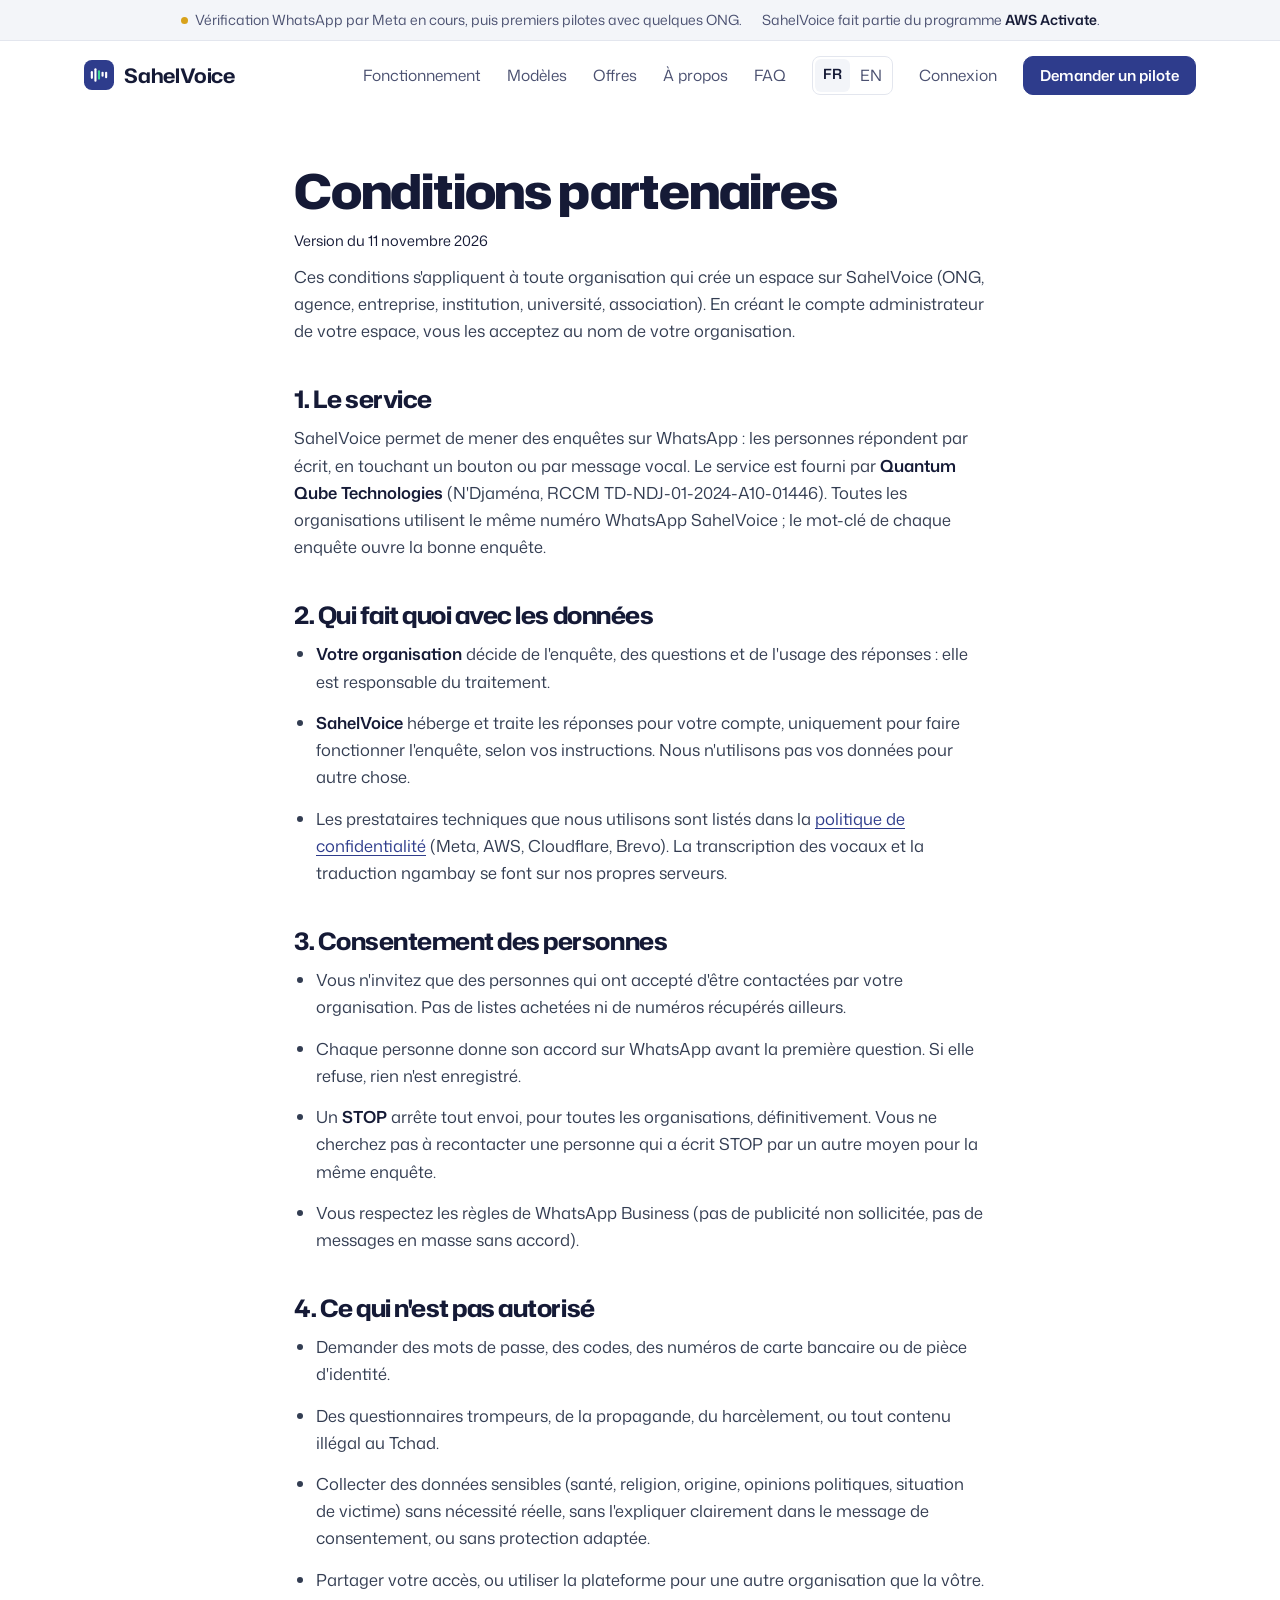
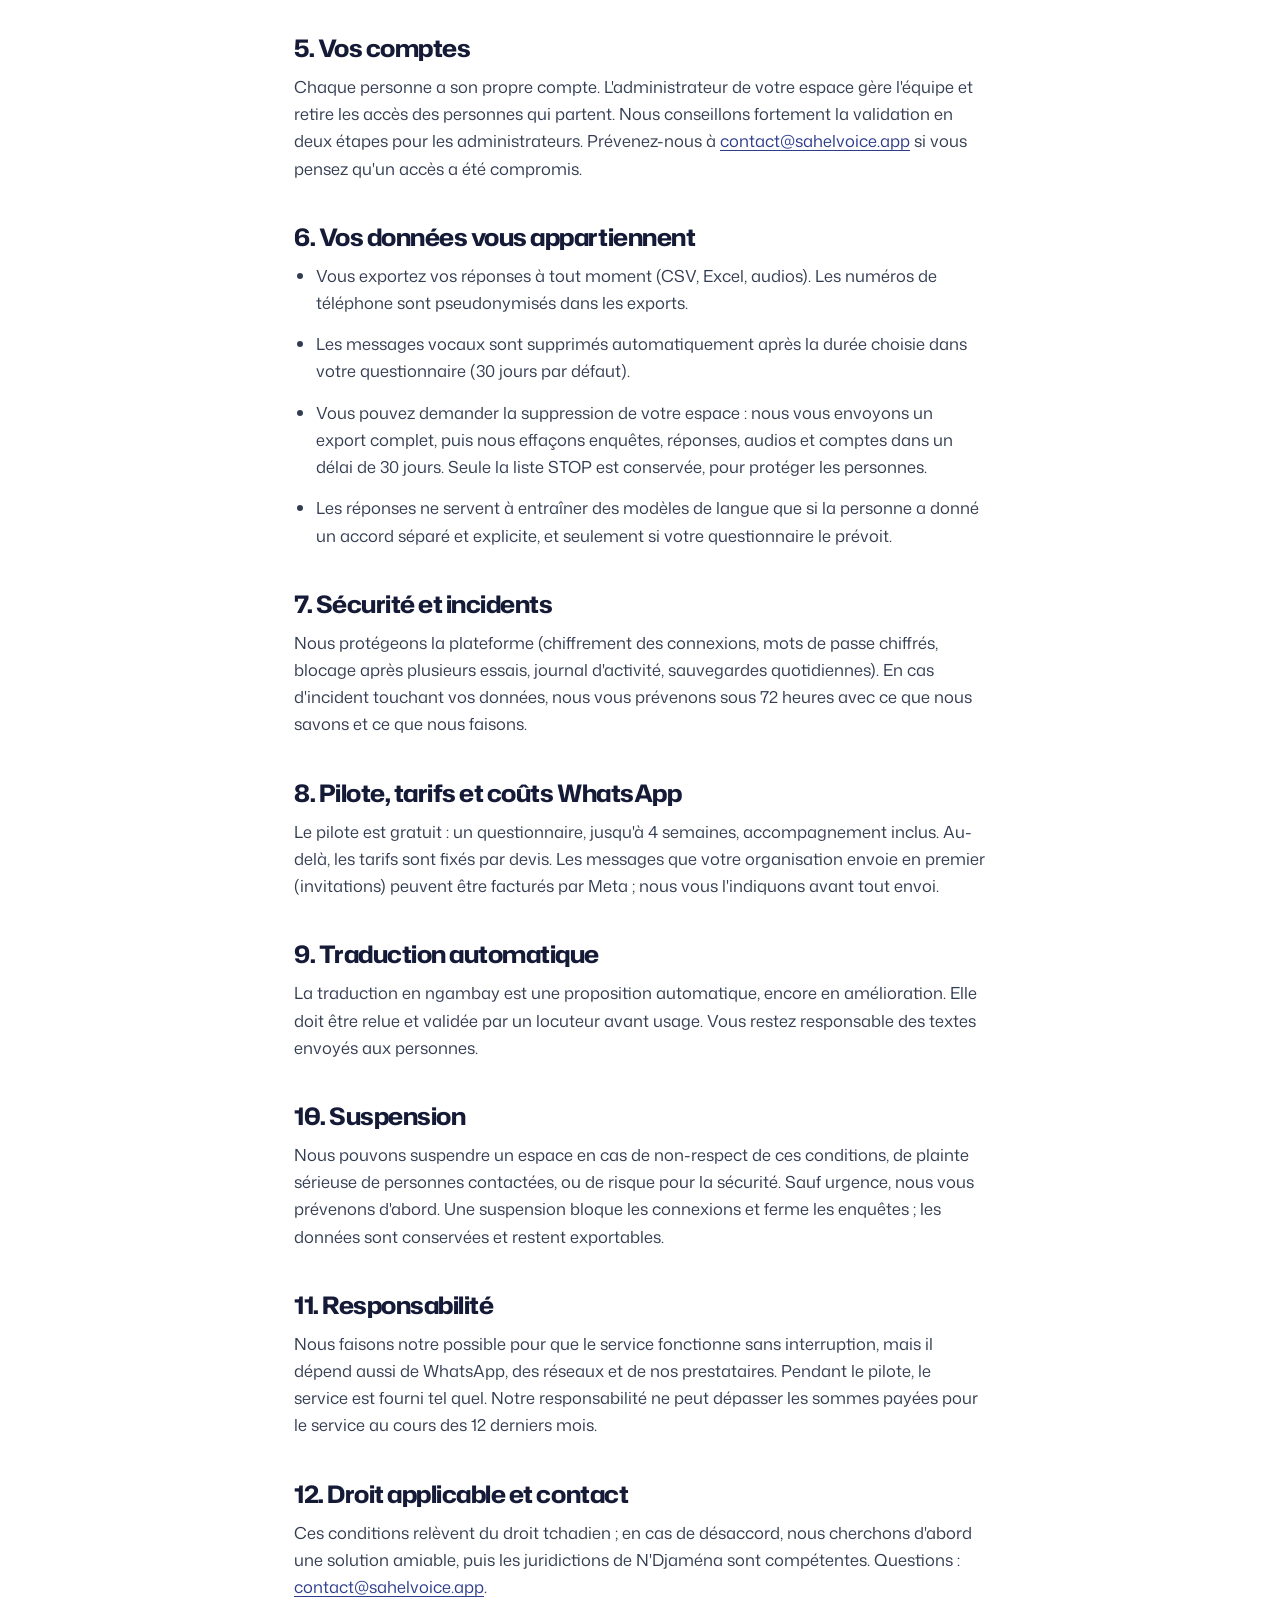
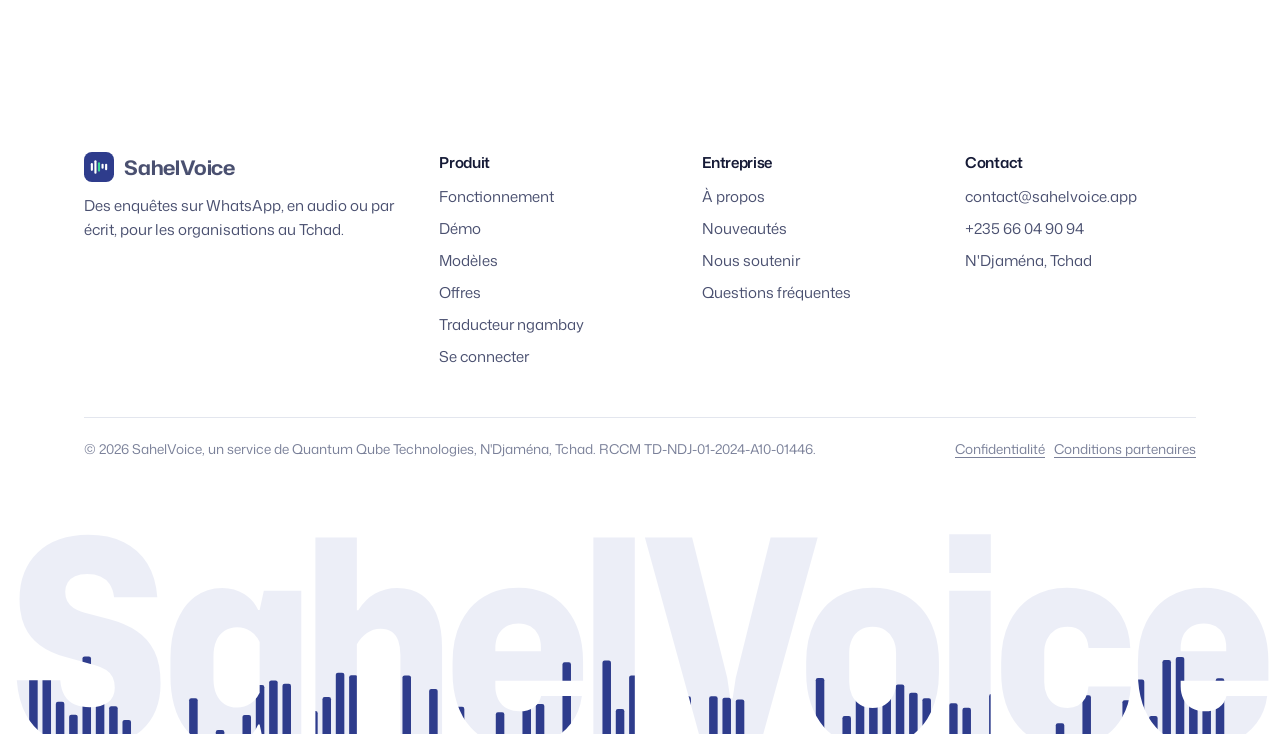
<file: conditions/index.html>
<!doctype html>
<html lang="fr">
<head>
<meta charset="utf-8">
<meta name="viewport" content="width=device-width, initial-scale=1">
<title>Conditions partenaires | SahelVoice</title>
<meta name="description" content="Les règles pour les organisations qui utilisent SahelVoice : consentement, données, sécurité, suspension.">
<link rel="canonical" href="https://sahelvoice.app/conditions/">
<link rel="alternate" hreflang="fr" href="https://sahelvoice.app/conditions/">
<link rel="alternate" hreflang="en" href="https://sahelvoice.app/en/terms/">
<meta name="theme-color" content="#ffffff">
<link rel="icon" href="/assets/icon.svg" type="image/svg+xml"><link rel="icon" href="/favicon.ico" sizes="any"><link rel="apple-touch-icon" href="/assets/apple-touch-icon.png">
<link rel="stylesheet" href="/assets/fonts.css?v=202611161200">
<link rel="stylesheet" href="/assets/sv.css?v=202611271415">
<style>
.legal-doc{max-width:780px;margin:0 auto;padding:56px 20px 88px}
.legal-doc h1{font:800 clamp(34px,5vw,48px)/1.05 var(--display);letter-spacing:-.025em}
.legal-doc .upd{font-size:14.5px;color:var(--text-muted);margin-top:12px}
.legal-doc h2{font:700 24px/1.25 var(--display);margin:40px 0 10px;max-width:none}
.legal-doc p,.legal-doc li{color:#333d52;font-size:16.5px;line-height:1.65}
.legal-doc p+p{margin-top:10px}
.legal-doc ul{padding-left:22px;margin:8px 0}
.legal-doc li+li{margin-top:6px}
.legal-doc .box{background:#fff;border:1px solid var(--rule);border-radius:14px;padding:18px 20px;margin-top:14px}
.legal-doc a{color:var(--indigo)}
</style>
<script>document.documentElement.classList.add('js')</script>
</head>
<body>
<div class="note-bar"><div class="wrap">
  <span><span class="dot" aria-hidden="true"></span>Vérification WhatsApp par Meta en cours, puis premiers pilotes avec quelques ONG.</span>
  <span>SahelVoice fait partie du programme <b>AWS Activate</b>.</span>
</div></div>
<header class="top">
  <div class="wrap">
    <nav aria-label="Navigation principale">
      <a class="brand" href="/"><svg width="30" height="30" viewBox="0 0 42 42" aria-hidden="true"><rect width="42" height="42" rx="11" fill="#2e3c8c"/><g stroke="#fff" stroke-width="3" stroke-linecap="round"><path d="M11 25v-8"/><path d="M16 29V13"/><path d="M21 26V16" stroke="#3ddc97"/><path d="M26 22v-4"/><path d="M31 24v-6"/></g></svg>SahelVoice</a>
      <div class="links">
        <a href="/#fonctionnement">Fonctionnement</a>
        <a href="/#modeles">Modèles</a>
        <a href="/#offres">Offres</a>
        <a href="/#apropos">À propos</a>
        <a href="/#faq">FAQ</a>
        <span class="lsw" role="group" aria-label="Langue"><span aria-current="true">FR</span><a href="/en/terms/" hreflang="en" lang="en">EN</a></span>
        <a href="https://app.sahelvoice.app/login">Connexion</a>
        <a class="btn" href="/pilote/">Demander un pilote</a>
      </div>
    </nav>
  </div>
</header>
<main class="legal-doc"><div class="wrap">
<h1>Conditions partenaires</h1>
<p class="upd">Version du 11 novembre 2026</p>
<p>Ces conditions s'appliquent à toute organisation qui crée un espace sur SahelVoice (ONG, agence, entreprise, institution, université, association). En créant le compte administrateur de votre espace, vous les acceptez au nom de votre organisation.</p>

<h2>1. Le service</h2>
<p>SahelVoice permet de mener des enquêtes sur WhatsApp : les personnes répondent par écrit, en touchant un bouton ou par message vocal. Le service est fourni par <b>Quantum Qube Technologies</b> (N'Djaména, RCCM TD-NDJ-01-2024-A10-01446). Toutes les organisations utilisent le même numéro WhatsApp SahelVoice ; le mot-clé de chaque enquête ouvre la bonne enquête.</p>

<h2>2. Qui fait quoi avec les données</h2>
<ul>
<li><b>Votre organisation</b> décide de l'enquête, des questions et de l'usage des réponses : elle est responsable du traitement.</li>
<li><b>SahelVoice</b> héberge et traite les réponses pour votre compte, uniquement pour faire fonctionner l'enquête, selon vos instructions. Nous n'utilisons pas vos données pour autre chose.</li>
<li>Les prestataires techniques que nous utilisons sont listés dans la <a href="../confidentialite/">politique de confidentialité</a> (Meta, AWS, Cloudflare, Brevo). La transcription des vocaux et la traduction ngambay se font sur nos propres serveurs.</li>
</ul>

<h2>3. Consentement des personnes</h2>
<ul>
<li>Vous n'invitez que des personnes qui ont accepté d'être contactées par votre organisation. Pas de listes achetées ni de numéros récupérés ailleurs.</li>
<li>Chaque personne donne son accord sur WhatsApp avant la première question. Si elle refuse, rien n'est enregistré.</li>
<li>Un <b>STOP</b> arrête tout envoi, pour toutes les organisations, définitivement. Vous ne cherchez pas à recontacter une personne qui a écrit STOP par un autre moyen pour la même enquête.</li>
<li>Vous respectez les règles de WhatsApp Business (pas de publicité non sollicitée, pas de messages en masse sans accord).</li>
</ul>

<h2>4. Ce qui n'est pas autorisé</h2>
<ul>
<li>Demander des mots de passe, des codes, des numéros de carte bancaire ou de pièce d'identité.</li>
<li>Des questionnaires trompeurs, de la propagande, du harcèlement, ou tout contenu illégal au Tchad.</li>
<li>Collecter des données sensibles (santé, religion, origine, opinions politiques, situation de victime) sans nécessité réelle, sans l'expliquer clairement dans le message de consentement, ou sans protection adaptée.</li>
<li>Partager votre accès, ou utiliser la plateforme pour une autre organisation que la vôtre.</li>
</ul>

<h2>5. Vos comptes</h2>
<p>Chaque personne a son propre compte. L'administrateur de votre espace gère l'équipe et retire les accès des personnes qui partent. Nous conseillons fortement la validation en deux étapes pour les administrateurs. Prévenez-nous à <a href="mailto:contact@sahelvoice.app">contact@sahelvoice.app</a> si vous pensez qu'un accès a été compromis.</p>

<h2>6. Vos données vous appartiennent</h2>
<ul>
<li>Vous exportez vos réponses à tout moment (CSV, Excel, audios). Les numéros de téléphone sont pseudonymisés dans les exports.</li>
<li>Les messages vocaux sont supprimés automatiquement après la durée choisie dans votre questionnaire (30 jours par défaut).</li>
<li>Vous pouvez demander la suppression de votre espace : nous vous envoyons un export complet, puis nous effaçons enquêtes, réponses, audios et comptes dans un délai de 30 jours. Seule la liste STOP est conservée, pour protéger les personnes.</li>
<li>Les réponses ne servent à entraîner des modèles de langue que si la personne a donné un accord séparé et explicite, et seulement si votre questionnaire le prévoit.</li>
</ul>

<h2>7. Sécurité et incidents</h2>
<p>Nous protégeons la plateforme (chiffrement des connexions, mots de passe chiffrés, blocage après plusieurs essais, journal d'activité, sauvegardes quotidiennes). En cas d'incident touchant vos données, nous vous prévenons sous 72 heures avec ce que nous savons et ce que nous faisons.</p>

<h2>8. Pilote, tarifs et coûts WhatsApp</h2>
<p>Le pilote est gratuit : un questionnaire, jusqu'à 4 semaines, accompagnement inclus. Au-delà, les tarifs sont fixés par devis. Les messages que votre organisation envoie en premier (invitations) peuvent être facturés par Meta ; nous vous l'indiquons avant tout envoi.</p>

<h2>9. Traduction automatique</h2>
<p>La traduction en ngambay est une proposition automatique, encore en amélioration. Elle doit être relue et validée par un locuteur avant usage. Vous restez responsable des textes envoyés aux personnes.</p>

<h2>10. Suspension</h2>
<p>Nous pouvons suspendre un espace en cas de non-respect de ces conditions, de plainte sérieuse de personnes contactées, ou de risque pour la sécurité. Sauf urgence, nous vous prévenons d'abord. Une suspension bloque les connexions et ferme les enquêtes ; les données sont conservées et restent exportables.</p>

<h2>11. Responsabilité</h2>
<p>Nous faisons notre possible pour que le service fonctionne sans interruption, mais il dépend aussi de WhatsApp, des réseaux et de nos prestataires. Pendant le pilote, le service est fourni tel quel. Notre responsabilité ne peut dépasser les sommes payées pour le service au cours des 12 derniers mois.</p>

<h2>12. Droit applicable et contact</h2>
<p>Ces conditions relèvent du droit tchadien ; en cas de désaccord, nous cherchons d'abord une solution amiable, puis les juridictions de N'Djaména sont compétentes. Questions : <a href="mailto:contact@sahelvoice.app">contact@sahelvoice.app</a>.</p>
</div></main>
<footer>
  <div class="wrap">
    <div class="foot">
      <div>
        <a class="brand" href="/"><svg width="30" height="30" viewBox="0 0 42 42" aria-hidden="true"><rect width="42" height="42" rx="11" fill="#2e3c8c"/><g stroke="#fff" stroke-width="3" stroke-linecap="round"><path d="M11 25v-8"/><path d="M16 29V13"/><path d="M21 26V16" stroke="#3ddc97"/><path d="M26 22v-4"/><path d="M31 24v-6"/></g></svg>SahelVoice</a>
        <p>Des enquêtes sur WhatsApp, en audio ou par écrit, pour les organisations au Tchad.</p>
      </div>
      <div><h3>Produit</h3><ul>
        <li><a href="/#fonctionnement">Fonctionnement</a></li>
        <li><a href="/demo/">Démo</a></li>
        <li><a href="/#modeles">Modèles</a></li>
        <li><a href="/#offres">Offres</a></li>
        <li><a href="/traduction/">Traducteur ngambay</a></li>
        <li><a href="https://app.sahelvoice.app/login">Se connecter</a></li>
      </ul></div>
      <div><h3>Entreprise</h3><ul>
        <li><a href="/#apropos">À propos</a></li>
        <li><a href="/#nouveautes">Nouveautés</a></li>
        <li><a href="/#soutenir">Nous soutenir</a></li>
        <li><a href="/#faq">Questions fréquentes</a></li>
      </ul></div>
      <div><h3>Contact</h3><ul>
        <li><a href="mailto:contact@sahelvoice.app">contact@sahelvoice.app</a></li>
        <li><a href="https://wa.me/23566049094">+235 66 04 90 94</a></li>
        <li>N'Djaména, Tchad</li>
      </ul></div>
    </div>
    <div class="legal">
      <span>© 2026 SahelVoice, un service de Quantum Qube Technologies, N'Djaména, Tchad. RCCM TD-NDJ-01-2024-A10-01446.</span>
      <span><a href="/confidentialite/">Confidentialité</a> &nbsp; <a href="/conditions/">Conditions partenaires</a></span>
    </div>
  </div>
  <div class="giant" aria-hidden="true">
    <svg viewBox="0 0 1200 236" preserveAspectRatio="xMidYMin meet">
      <defs><clipPath id="sv-word"><text x="600" y="214" text-anchor="middle" textLength="1180" lengthAdjust="spacingAndGlyphs">SahelVoice</text></clipPath></defs>
      <g clip-path="url(#sv-word)"><rect class="giant-bg" width="1200" height="236"/><g class="giant-bars"></g></g>
    </svg>
  </div>
</footer>
<script src="/assets/sv.js?v=202611271415"></script>
<script src="/assets/menu.js?v=202611271415"></script>
</body>
</html>
</file>
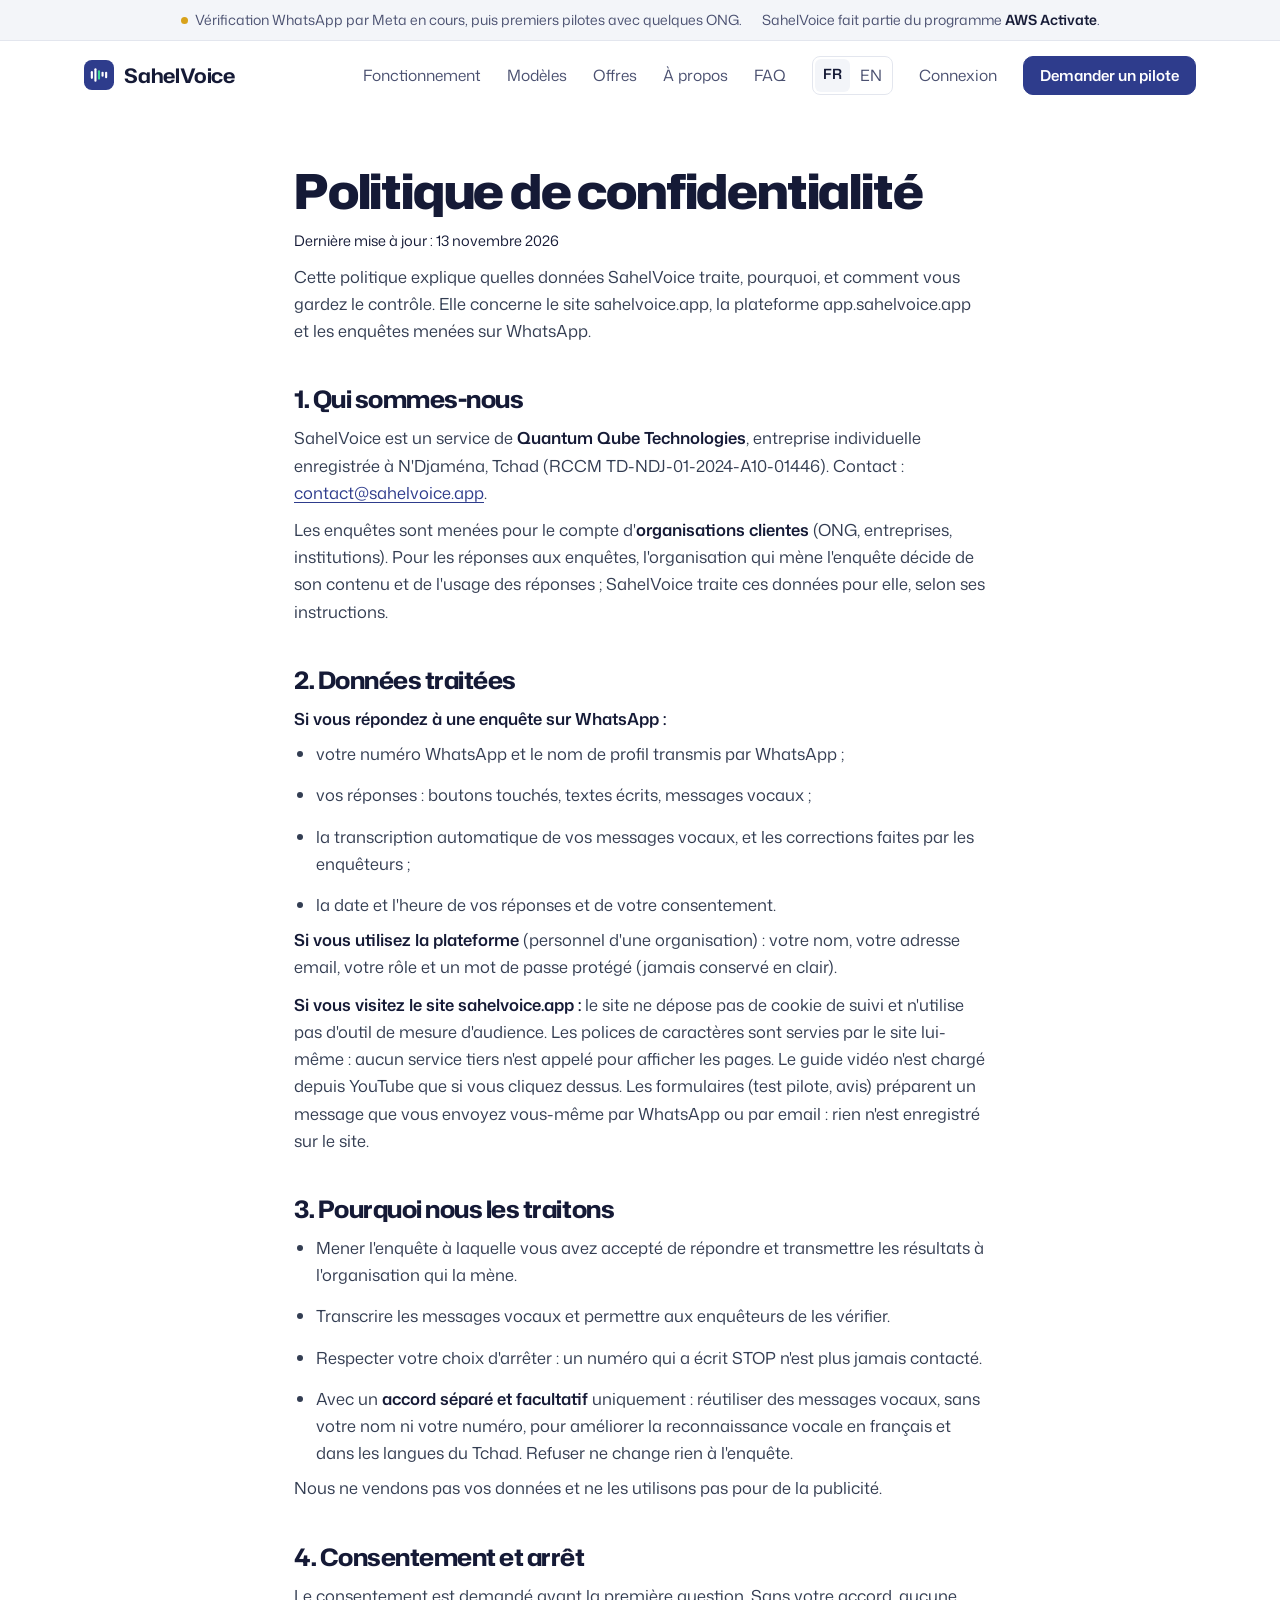
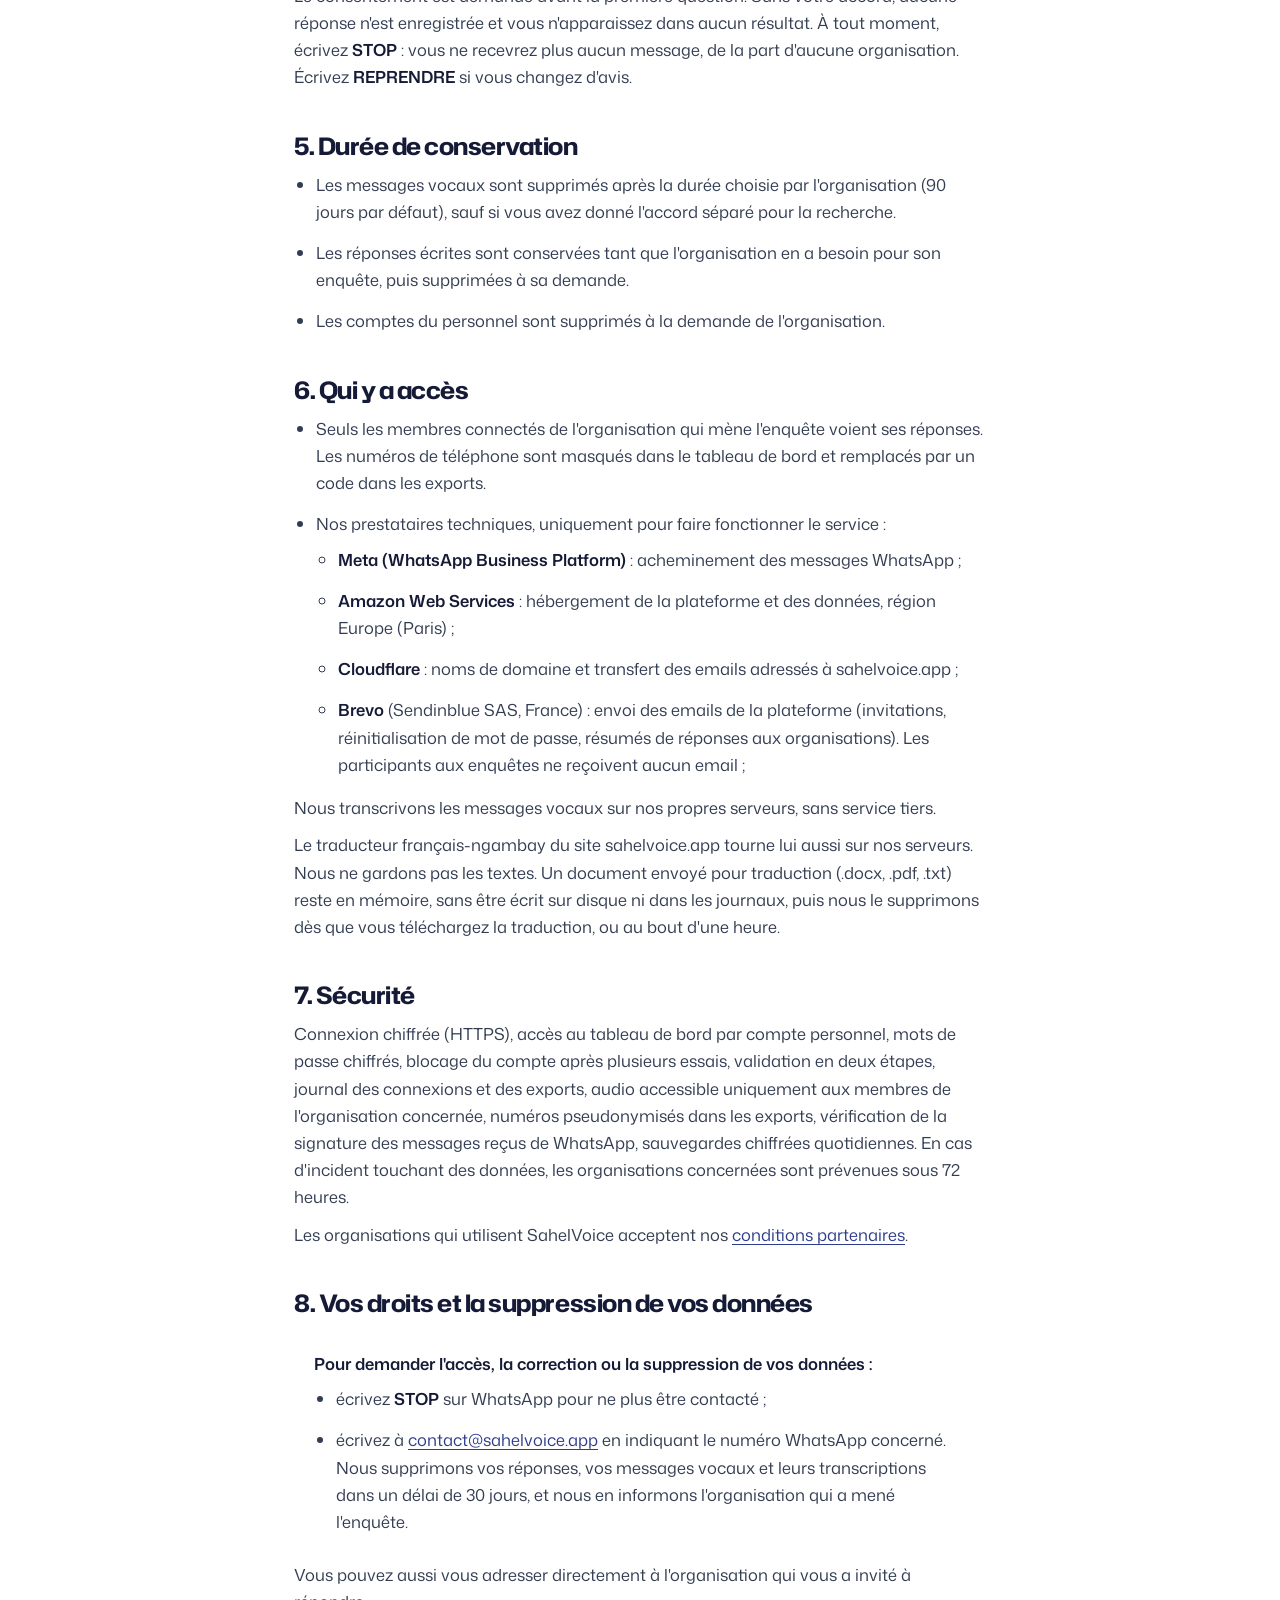
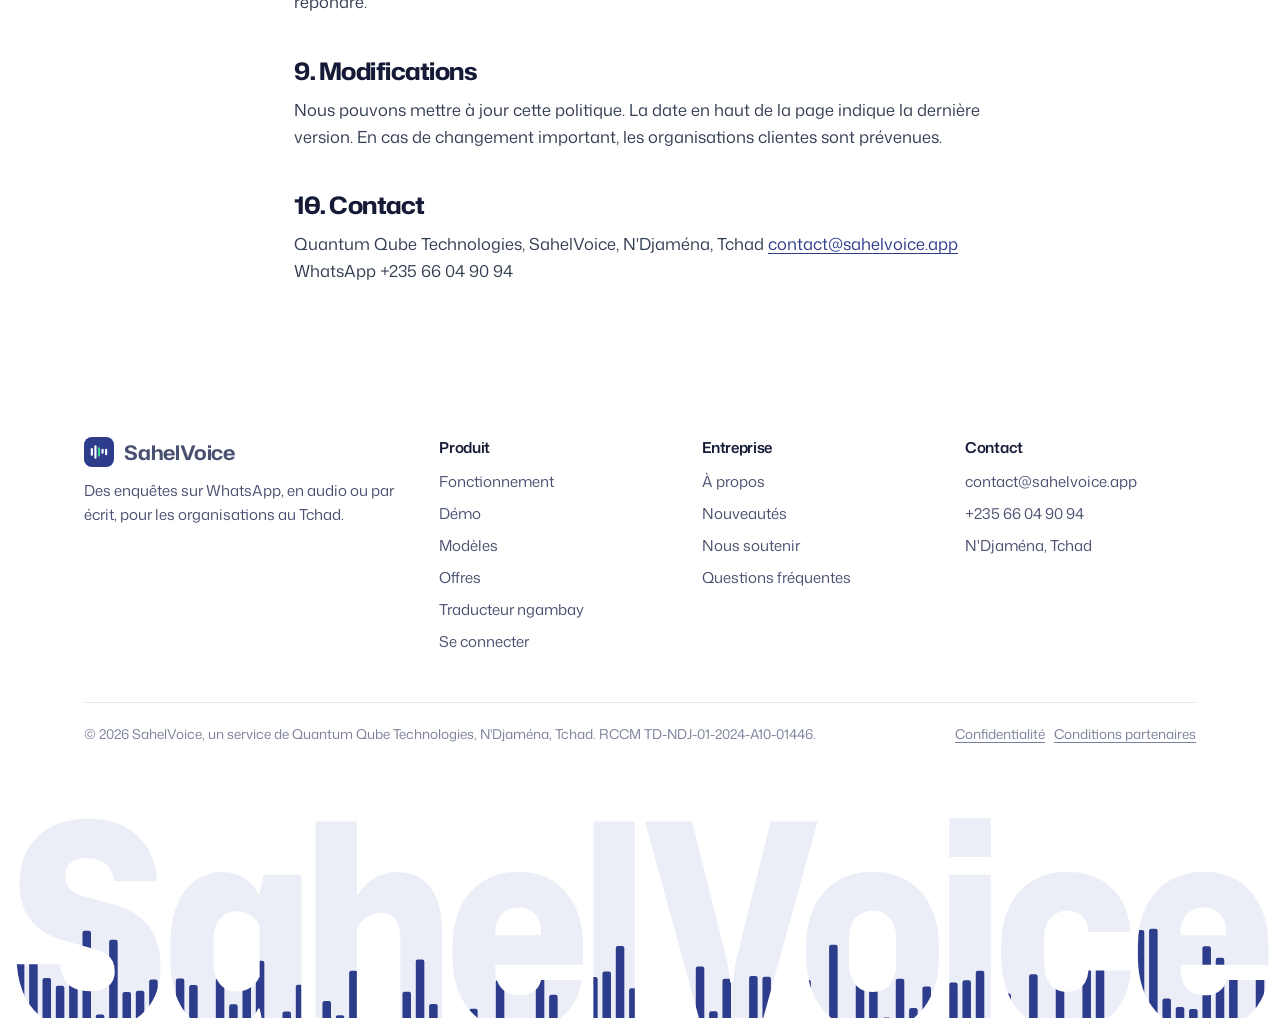
<file: confidentialite/index.html>
<!doctype html>
<html lang="fr">
<head>
<meta charset="utf-8">
<meta name="viewport" content="width=device-width, initial-scale=1">
<title>Politique de confidentialité | SahelVoice</title>
<meta name="description" content="Comment SahelVoice traite les données des participants aux enquêtes WhatsApp et des utilisateurs de la plateforme.">
<link rel="canonical" href="https://sahelvoice.app/confidentialite/">
<link rel="alternate" hreflang="fr" href="https://sahelvoice.app/confidentialite/">
<link rel="alternate" hreflang="en" href="https://sahelvoice.app/en/privacy/">
<meta name="theme-color" content="#ffffff">
<link rel="icon" href="/assets/icon.svg" type="image/svg+xml"><link rel="icon" href="/favicon.ico" sizes="any"><link rel="apple-touch-icon" href="/assets/apple-touch-icon.png">
<link rel="stylesheet" href="/assets/fonts.css?v=202611161200">
<link rel="stylesheet" href="/assets/sv.css?v=202611271415">
<style>
.legal-doc{max-width:780px;margin:0 auto;padding:56px 20px 88px}
.legal-doc h1{font:800 clamp(34px,5vw,48px)/1.05 var(--display);letter-spacing:-.025em}
.legal-doc .upd{font-size:14.5px;color:var(--text-muted);margin-top:12px}
.legal-doc h2{font:700 24px/1.25 var(--display);margin:40px 0 10px;max-width:none}
.legal-doc p,.legal-doc li{color:#333d52;font-size:16.5px;line-height:1.65}
.legal-doc p+p{margin-top:10px}
.legal-doc ul{padding-left:22px;margin:8px 0}
.legal-doc li+li{margin-top:6px}
.legal-doc .box{background:#fff;border:1px solid var(--rule);border-radius:14px;padding:18px 20px;margin-top:14px}
.legal-doc a{color:var(--indigo)}
</style>
<script>document.documentElement.classList.add('js')</script>
</head>
<body>
<div class="note-bar"><div class="wrap">
  <span><span class="dot" aria-hidden="true"></span>Vérification WhatsApp par Meta en cours, puis premiers pilotes avec quelques ONG.</span>
  <span>SahelVoice fait partie du programme <b>AWS Activate</b>.</span>
</div></div>
<header class="top">
  <div class="wrap">
    <nav aria-label="Navigation principale">
      <a class="brand" href="/"><svg width="30" height="30" viewBox="0 0 42 42" aria-hidden="true"><rect width="42" height="42" rx="11" fill="#2e3c8c"/><g stroke="#fff" stroke-width="3" stroke-linecap="round"><path d="M11 25v-8"/><path d="M16 29V13"/><path d="M21 26V16" stroke="#3ddc97"/><path d="M26 22v-4"/><path d="M31 24v-6"/></g></svg>SahelVoice</a>
      <div class="links">
        <a href="/#fonctionnement">Fonctionnement</a>
        <a href="/#modeles">Modèles</a>
        <a href="/#offres">Offres</a>
        <a href="/#apropos">À propos</a>
        <a href="/#faq">FAQ</a>
        <span class="lsw" role="group" aria-label="Langue"><span aria-current="true">FR</span><a href="/en/privacy/" hreflang="en" lang="en">EN</a></span>
        <a href="https://app.sahelvoice.app/login">Connexion</a>
        <a class="btn" href="/pilote/">Demander un pilote</a>
      </div>
    </nav>
  </div>
</header>
<main class="legal-doc"><div class="wrap">
<h1>Politique de confidentialité</h1>
<p class="upd">Dernière mise à jour : 13 novembre 2026</p>

<p>Cette politique explique quelles données SahelVoice traite, pourquoi, et comment vous gardez le contrôle. Elle concerne le site sahelvoice.app, la plateforme app.sahelvoice.app et les enquêtes menées sur WhatsApp.</p>

<h2>1. Qui sommes-nous</h2>
<p>SahelVoice est un service de <b>Quantum Qube Technologies</b>, entreprise individuelle enregistrée à N'Djaména, Tchad (RCCM TD-NDJ-01-2024-A10-01446). Contact : <a href="mailto:contact@sahelvoice.app">contact@sahelvoice.app</a>.</p>
<p>Les enquêtes sont menées pour le compte d'<b>organisations clientes</b> (ONG, entreprises, institutions). Pour les réponses aux enquêtes, l'organisation qui mène l'enquête décide de son contenu et de l'usage des réponses ; SahelVoice traite ces données pour elle, selon ses instructions.</p>

<h2>2. Données traitées</h2>
<p><b>Si vous répondez à une enquête sur WhatsApp :</b></p>
<ul>
<li>votre numéro WhatsApp et le nom de profil transmis par WhatsApp ;</li>
<li>vos réponses : boutons touchés, textes écrits, messages vocaux ;</li>
<li>la transcription automatique de vos messages vocaux, et les corrections faites par les enquêteurs ;</li>
<li>la date et l'heure de vos réponses et de votre consentement.</li>
</ul>
<p><b>Si vous utilisez la plateforme</b> (personnel d'une organisation) : votre nom, votre adresse email, votre rôle et un mot de passe protégé (jamais conservé en clair).</p>
<p><b>Si vous visitez le site sahelvoice.app :</b> le site ne dépose pas de cookie de suivi et n'utilise pas d'outil de mesure d'audience. Les polices de caractères sont servies par le site lui-même : aucun service tiers n'est appelé pour afficher les pages. Le guide vidéo n'est chargé depuis YouTube que si vous cliquez dessus. Les formulaires (test pilote, avis) préparent un message que vous envoyez vous-même par WhatsApp ou par email : rien n'est enregistré sur le site.</p>

<h2>3. Pourquoi nous les traitons</h2>
<ul>
<li>Mener l'enquête à laquelle vous avez accepté de répondre et transmettre les résultats à l'organisation qui la mène.</li>
<li>Transcrire les messages vocaux et permettre aux enquêteurs de les vérifier.</li>
<li>Respecter votre choix d'arrêter : un numéro qui a écrit STOP n'est plus jamais contacté.</li>
<li>Avec un <b>accord séparé et facultatif</b> uniquement : réutiliser des messages vocaux, sans votre nom ni votre numéro, pour améliorer la reconnaissance vocale en français et dans les langues du Tchad. Refuser ne change rien à l'enquête.</li>
</ul>
<p>Nous ne vendons pas vos données et ne les utilisons pas pour de la publicité.</p>

<h2>4. Consentement et arrêt</h2>
<p>Le consentement est demandé avant la première question. Sans votre accord, aucune réponse n'est enregistrée et vous n'apparaissez dans aucun résultat. À tout moment, écrivez <b>STOP</b> : vous ne recevrez plus aucun message, de la part d'aucune organisation. Écrivez <b>REPRENDRE</b> si vous changez d'avis.</p>

<h2>5. Durée de conservation</h2>
<ul>
<li>Les messages vocaux sont supprimés après la durée choisie par l'organisation (90 jours par défaut), sauf si vous avez donné l'accord séparé pour la recherche.</li>
<li>Les réponses écrites sont conservées tant que l'organisation en a besoin pour son enquête, puis supprimées à sa demande.</li>
<li>Les comptes du personnel sont supprimés à la demande de l'organisation.</li>
</ul>

<h2>6. Qui y a accès</h2>
<ul>
<li>Seuls les membres connectés de l'organisation qui mène l'enquête voient ses réponses. Les numéros de téléphone sont masqués dans le tableau de bord et remplacés par un code dans les exports.</li>
<li>Nos prestataires techniques, uniquement pour faire fonctionner le service :
  <ul>
  <li><b>Meta (WhatsApp Business Platform)</b> : acheminement des messages WhatsApp ;</li>
  <li><b>Amazon Web Services</b> : hébergement de la plateforme et des données, région Europe (Paris) ;</li>
  <li><b>Cloudflare</b> : noms de domaine et transfert des emails adressés à sahelvoice.app ;</li>
  <li><b>Brevo</b> (Sendinblue SAS, France) : envoi des emails de la plateforme (invitations, réinitialisation de mot de passe, résumés de réponses aux organisations). Les participants aux enquêtes ne reçoivent aucun email ;</li>
  </ul></li>
</ul>
<p>Nous transcrivons les messages vocaux sur nos propres serveurs, sans service tiers.</p>
<p>Le traducteur français-ngambay du site sahelvoice.app tourne lui aussi sur nos serveurs. Nous ne gardons pas les textes. Un document envoyé pour traduction (.docx, .pdf, .txt) reste en mémoire, sans être écrit sur disque ni dans les journaux, puis nous le supprimons dès que vous téléchargez la traduction, ou au bout d'une heure.</p>

<h2>7. Sécurité</h2>
<p>Connexion chiffrée (HTTPS), accès au tableau de bord par compte personnel, mots de passe chiffrés, blocage du compte après plusieurs essais, validation en deux étapes, journal des connexions et des exports, audio accessible uniquement aux membres de l'organisation concernée, numéros pseudonymisés dans les exports, vérification de la signature des messages reçus de WhatsApp, sauvegardes chiffrées quotidiennes. En cas d'incident touchant des données, les organisations concernées sont prévenues sous 72 heures.</p>
<p>Les organisations qui utilisent SahelVoice acceptent nos <a href="../conditions/">conditions partenaires</a>.</p>

<h2>8. Vos droits et la suppression de vos données</h2>
<div class="box">
<p><b>Pour demander l'accès, la correction ou la suppression de vos données :</b></p>
<ul>
<li>écrivez <b>STOP</b> sur WhatsApp pour ne plus être contacté ;</li>
<li>écrivez à <a href="mailto:contact@sahelvoice.app?subject=Suppression%20de%20mes%20donn%C3%A9es">contact@sahelvoice.app</a> en indiquant le numéro WhatsApp concerné. Nous supprimons vos réponses, vos messages vocaux et leurs transcriptions dans un délai de 30 jours, et nous en informons l'organisation qui a mené l'enquête.</li>
</ul>
</div>
<p>Vous pouvez aussi vous adresser directement à l'organisation qui vous a invité à répondre.</p>

<h2>9. Modifications</h2>
<p>Nous pouvons mettre à jour cette politique. La date en haut de la page indique la dernière version. En cas de changement important, les organisations clientes sont prévenues.</p>

<h2>10. Contact</h2>
<p>Quantum Qube Technologies, SahelVoice, N'Djaména, Tchad <a href="mailto:contact@sahelvoice.app">contact@sahelvoice.app</a> WhatsApp +235 66 04 90 94</p>

</div></main>
<footer>
  <div class="wrap">
    <div class="foot">
      <div>
        <a class="brand" href="/"><svg width="30" height="30" viewBox="0 0 42 42" aria-hidden="true"><rect width="42" height="42" rx="11" fill="#2e3c8c"/><g stroke="#fff" stroke-width="3" stroke-linecap="round"><path d="M11 25v-8"/><path d="M16 29V13"/><path d="M21 26V16" stroke="#3ddc97"/><path d="M26 22v-4"/><path d="M31 24v-6"/></g></svg>SahelVoice</a>
        <p>Des enquêtes sur WhatsApp, en audio ou par écrit, pour les organisations au Tchad.</p>
      </div>
      <div><h3>Produit</h3><ul>
        <li><a href="/#fonctionnement">Fonctionnement</a></li>
        <li><a href="/demo/">Démo</a></li>
        <li><a href="/#modeles">Modèles</a></li>
        <li><a href="/#offres">Offres</a></li>
        <li><a href="/traduction/">Traducteur ngambay</a></li>
        <li><a href="https://app.sahelvoice.app/login">Se connecter</a></li>
      </ul></div>
      <div><h3>Entreprise</h3><ul>
        <li><a href="/#apropos">À propos</a></li>
        <li><a href="/#nouveautes">Nouveautés</a></li>
        <li><a href="/#soutenir">Nous soutenir</a></li>
        <li><a href="/#faq">Questions fréquentes</a></li>
      </ul></div>
      <div><h3>Contact</h3><ul>
        <li><a href="mailto:contact@sahelvoice.app">contact@sahelvoice.app</a></li>
        <li><a href="https://wa.me/23566049094">+235 66 04 90 94</a></li>
        <li>N'Djaména, Tchad</li>
      </ul></div>
    </div>
    <div class="legal">
      <span>© 2026 SahelVoice, un service de Quantum Qube Technologies, N'Djaména, Tchad. RCCM TD-NDJ-01-2024-A10-01446.</span>
      <span><a href="/confidentialite/">Confidentialité</a> &nbsp; <a href="/conditions/">Conditions partenaires</a></span>
    </div>
  </div>
  <div class="giant" aria-hidden="true">
    <svg viewBox="0 0 1200 236" preserveAspectRatio="xMidYMin meet">
      <defs><clipPath id="sv-word"><text x="600" y="214" text-anchor="middle" textLength="1180" lengthAdjust="spacingAndGlyphs">SahelVoice</text></clipPath></defs>
      <g clip-path="url(#sv-word)"><rect class="giant-bg" width="1200" height="236"/><g class="giant-bars"></g></g>
    </svg>
  </div>
</footer>
<script src="/assets/sv.js?v=202611271415"></script>
<script src="/assets/menu.js?v=202611271415"></script>
</body>
</html>
</file>
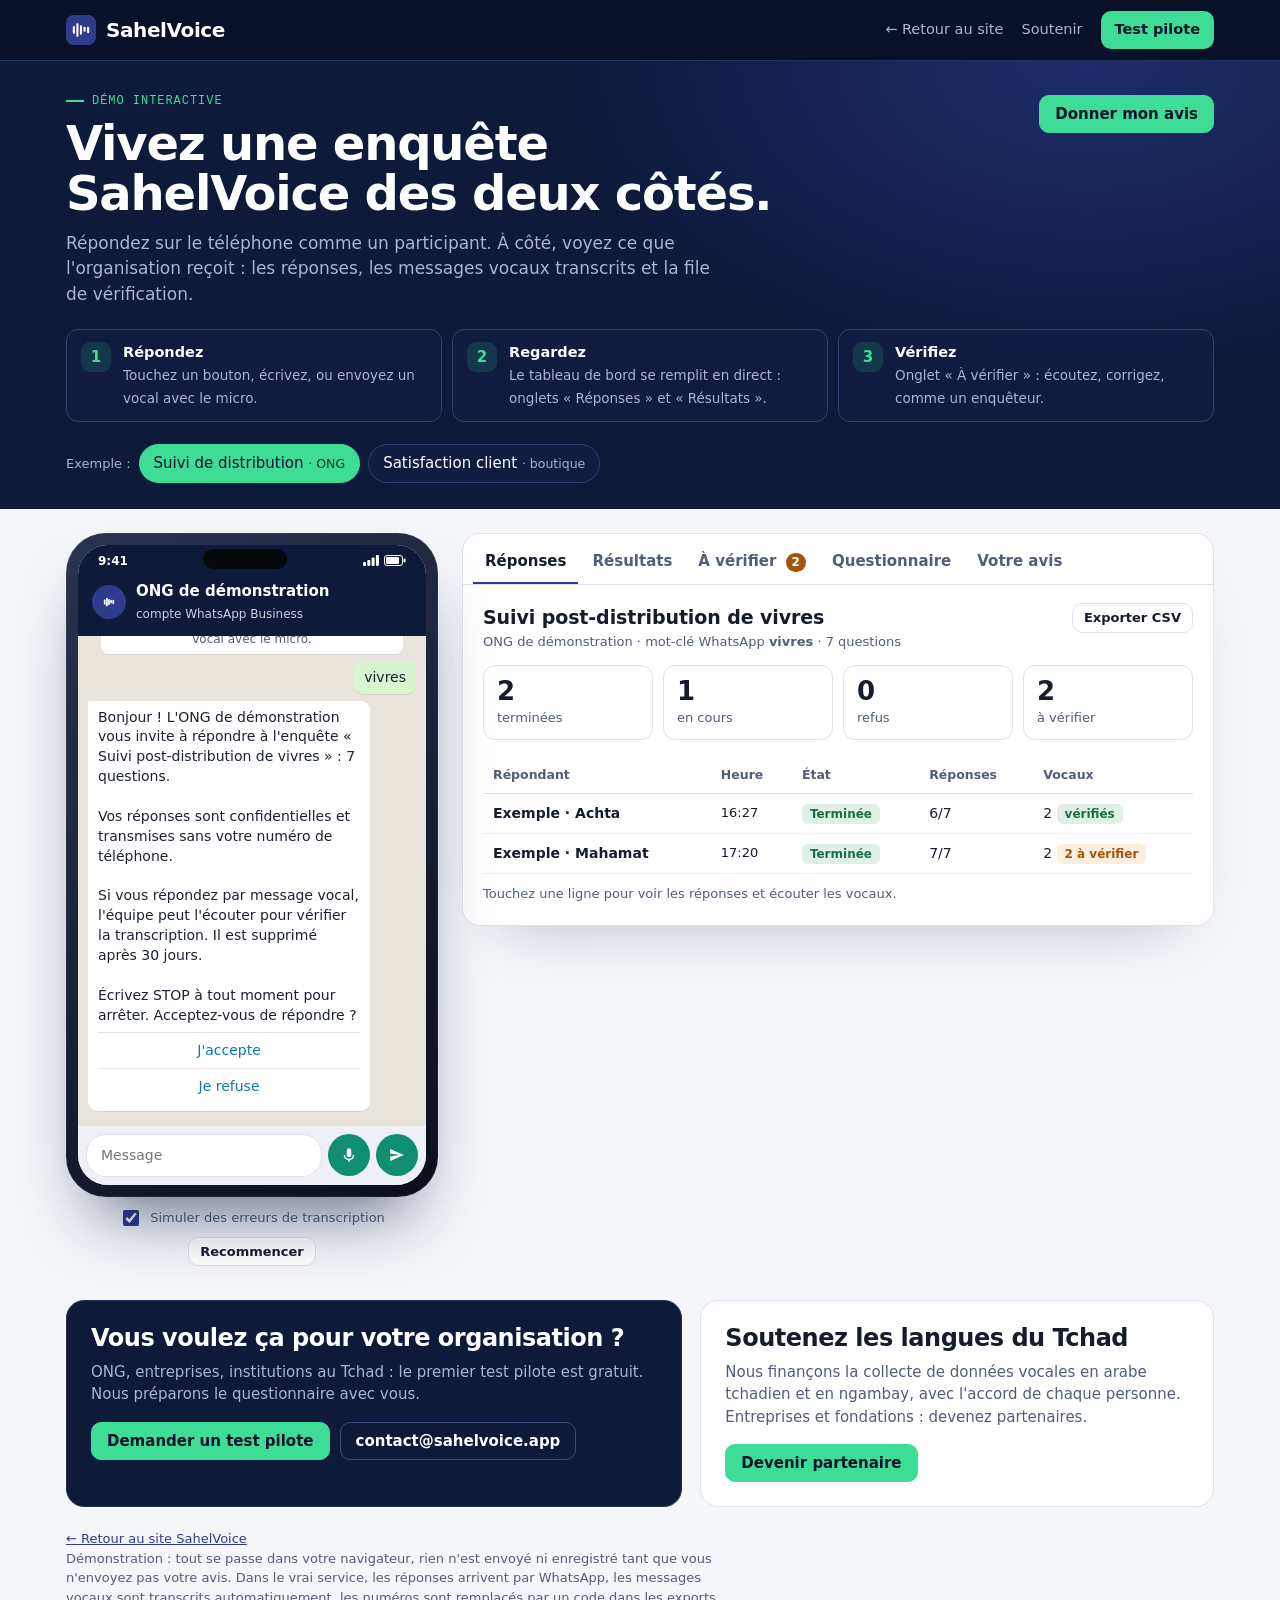
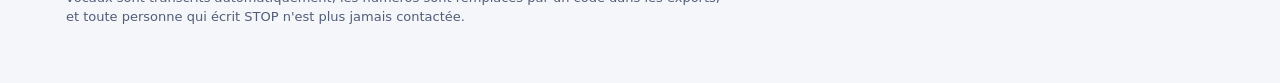
<file: demo/index.html>
<!doctype html>
<html lang="fr">
<head>
<meta charset="utf-8">
<meta name="viewport" content="width=device-width,initial-scale=1,viewport-fit=cover">
<title>Démo SahelVoice</title>
<meta name="description" content="Essayez SahelVoice : répondez à une enquête comme sur WhatsApp, puis voyez ce que l'organisation reçoit.">
<meta property="og:image" content="https://sahelvoice.app/og.png">
<link rel="icon" href="/assets/icon.svg" type="image/svg+xml"><link rel="icon" href="/favicon.ico" sizes="any"><link rel="apple-touch-icon" href="/assets/apple-touch-icon.png">
<style>:root{color-scheme:light;padding-top:env(safe-area-inset-top,0px);padding-bottom:env(safe-area-inset-bottom,0px)}body{margin:0;font:14px system-ui}img{max-width:100%}[hidden]{display:none!important}</style>
</head>
<body>
<link rel="stylesheet" href="/assets/fonts.css?v=202611161200">
<style>
/* Layout: a working phone (what the respondent sees) beside the organisation's console (what the NGO receives). */
:root{
  --paper:#f4f6fa; --surface:#ffffff; --ink:#151c2c; --muted:#525d76; --line:#dde2ec; --soft:#eef0f5;
  --indigo:#2e3c8c; --indigo-ink:#ffffff; --indigo-soft:#e6e9f7;
  --chat-bg:#e9e4dc; --bubble-out:#ffffff; --bubble-in:#d8f5d0; --chat-ink:#1b2232; --chat-link:#0b7bb0; --chat-head:#0d1a3a;
  --ochre:#a2560b; --ochre-soft:#fbeedd; --green:#1b6f46; --green-soft:#dff1e7; --red:#a32f29; --red-soft:#f8e3e1;
  --phone:#081129; --mint:#3ddc97; --mint-ink:#07122b;
  --display:"Bricolage Grotesque",ui-sans-serif,system-ui,-apple-system,"Segoe UI",sans-serif;
  --body:"Instrument Sans",ui-sans-serif,system-ui,-apple-system,"Segoe UI",Roboto,sans-serif;
}
@media (prefers-color-scheme: dark){:root:not([data-theme="light"]){
  --paper:#12161f; --surface:#1a202c; --ink:#e7eaf1; --muted:#9aa3b5; --line:#2c3445; --soft:#222a38;
  --indigo:#8d9bf0; --indigo-ink:#121726; --indigo-soft:#262f4f;
  --chat-bg:#0e1419; --bubble-out:#1f2a33; --bubble-in:#1d4a36; --chat-ink:#e7eaf1; --chat-link:#5cc3f0; --chat-head:#1c2a38;
  --ochre:#f0a65a; --ochre-soft:#3a2a17; --green:#6fd3a0; --green-soft:#173425; --red:#f08a83; --red-soft:#3d1f1d;
  --phone:#05070b; color-scheme:dark}}
:root[data-theme="dark"]{
  --paper:#12161f; --surface:#1a202c; --ink:#e7eaf1; --muted:#9aa3b5; --line:#2c3445; --soft:#222a38;
  --indigo:#8d9bf0; --indigo-ink:#121726; --indigo-soft:#262f4f;
  --chat-bg:#0e1419; --bubble-out:#1f2a33; --bubble-in:#1d4a36; --chat-ink:#e7eaf1; --chat-link:#5cc3f0; --chat-head:#1c2a38;
  --ochre:#f0a65a; --ochre-soft:#3a2a17; --green:#6fd3a0; --green-soft:#173425; --red:#f08a83; --red-soft:#3d1f1d;
  --phone:#05070b; color-scheme:dark}

*{box-sizing:border-box}
body{background:var(--paper);color:var(--ink);font:15px/1.5 var(--body);margin:0}
.wrap{max-width:1180px;margin:0 auto;padding-left:max(16px,env(safe-area-inset-left,0px));padding-right:max(16px,env(safe-area-inset-right,0px));padding-block:20px 56px}
a{color:var(--indigo)}
button{font:inherit;color:inherit}
:focus-visible{outline:3px solid var(--indigo);outline-offset:2px}
h1,h2,h3{font-family:var(--display);text-wrap:balance;margin:0}
h2{font-size:19px;font-weight:600;letter-spacing:-.005em}
h3{font-size:15px;font-weight:600}
p{margin:0}
.muted{color:var(--muted)}
.small{font-size:13px}
.num{font-variant-numeric:tabular-nums}

/* header */
.top{display:flex;align-items:flex-end;justify-content:space-between;gap:16px;flex-wrap:wrap;margin-bottom:18px}
.brand{display:flex;align-items:center;gap:12px}
.brand h1{font-size:30px;font-weight:800;letter-spacing:-.02em;line-height:1}
.brand .tag{font-size:14px;color:var(--muted);margin-top:4px}
.mark{width:42px;height:42px;flex:none}
.lede{max-width:62ch;color:var(--muted)}
.btn{display:inline-flex;align-items:center;justify-content:center;gap:8px;border:1px solid #3ddc97;background:#3ddc97;color:#07122b;border-radius:10px;padding:9px 15px;font-weight:600;cursor:pointer;text-decoration:none;line-height:1.2}
.btn:hover{filter:brightness(1.08)}
.btn.quiet{background:var(--surface);color:var(--ink);border-color:var(--line)}
.btn.ok{background:var(--green);border-color:var(--green);color:var(--surface)}
.btn.dark{background:var(--indigo);border-color:var(--indigo);color:var(--indigo-ink)}
.btn.warn{background:var(--surface);color:var(--red);border-color:var(--red)}
.btn.small{padding:6px 11px;font-size:13px}
.btn[disabled]{opacity:.5;cursor:default}

/* scenario picker */
.scenarios{display:flex;gap:8px;flex-wrap:wrap;align-items:center;margin-bottom:16px}
.chip{border:1px solid var(--line);background:var(--surface);border-radius:999px;padding:7px 14px;cursor:pointer;font-weight:500}
.chip[aria-pressed="true"]{border-color:var(--indigo);background:var(--indigo-soft);color:var(--indigo)}
.chip small{color:var(--muted);font-weight:400}

/* mobile view switch */
.switch{display:none;gap:4px;background:var(--soft);border-radius:11px;padding:4px;margin-bottom:14px}
.switch button{flex:1;border:0;background:none;border-radius:8px;padding:9px 6px;font-weight:600;cursor:pointer;color:var(--muted)}
.switch button[aria-selected="true"]{background:var(--surface);color:var(--ink);box-shadow:0 1px 2px rgba(0,0,0,.08)}
.badge{display:inline-block;min-width:19px;padding:0 6px;border-radius:10px;background:var(--ochre);color:var(--surface);font-size:12px;line-height:19px;text-align:center;margin-left:4px;font-variant-numeric:tabular-nums}

.stage{display:grid;grid-template-columns:372px minmax(0,1fr);gap:24px;align-items:start}
@media (max-width:900px){
  .stage{grid-template-columns:minmax(0,1fr)}
  .switch{display:flex}
  .stage[data-view="phone"] .console{display:none}
  .stage[data-view="console"] .phone-col{display:none}
}

/* phone */
.phone-col{display:flex;flex-direction:column;gap:10px;min-width:0}
.phone{background:var(--phone);border-radius:34px;padding:11px;max-width:372px;width:100%;margin:0 auto;box-shadow:0 20px 40px -22px rgba(20,25,40,.6)}
.screen{background:var(--chat-bg);border-radius:24px;overflow:hidden;display:flex;flex-direction:column;height:640px;max-height:78vh;color:var(--chat-ink)}
.chathead{background:var(--chat-head);color:#fff;padding:11px 14px;display:flex;align-items:center;gap:10px}
.chathead .av{width:34px;height:34px;border-radius:50%;background:#2e3c8c;display:grid;place-items:center;flex:none}
.chathead b{display:block;font-size:15px;font-weight:600}
.chathead span{font-size:12px;color:#c6d3e1}
.msgs{flex:1;overflow-y:auto;padding:14px 10px;display:flex;flex-direction:column;gap:7px;scroll-behavior:smooth}
@media (prefers-reduced-motion:reduce){.msgs{scroll-behavior:auto}}
.m{max-width:86%;padding:7px 10px 6px;border-radius:9px;font-size:14px;line-height:1.42;box-shadow:0 1px 0 rgba(0,0,0,.08);overflow-wrap:anywhere}
.m .t{white-space:pre-line}
.m.out{background:var(--bubble-out);align-self:flex-start;border-top-left-radius:2px}
.m.in{background:var(--bubble-in);align-self:flex-end;border-top-right-radius:2px}
.m.sys{align-self:center;background:var(--surface);color:var(--muted);font-size:12px;border-radius:7px;text-align:center;max-width:92%}
.m .voice{display:flex;align-items:center;gap:8px;font-weight:500}
.m .voice svg{flex:none}
.m audio{width:220px;max-width:100%;height:34px;margin-top:4px;display:block}
.opts{display:flex;flex-direction:column;margin-top:6px;border-top:1px solid rgba(127,127,127,.25)}
.opts button{background:none;border:0;border-top:1px solid rgba(127,127,127,.15);color:var(--chat-link);padding:8px 4px;cursor:pointer;font-weight:500;text-align:center}
.opts button:first-child{border-top:0}
.opts button:hover{background:rgba(127,127,127,.08)}
.opts .row-item{text-align:left}
.opts .row-item small{display:block;color:var(--muted);font-size:12px;font-weight:400}
.listbtn{display:block;width:100%;background:none;border:0;border-top:1px solid rgba(127,127,127,.25);color:var(--chat-link);padding:8px 0 2px;margin-top:6px;cursor:pointer;font-weight:600}
.typing{align-self:flex-start;font-size:12px;color:var(--muted);padding:0 6px}
.composer{display:flex;gap:6px;padding:8px;background:var(--soft);align-items:center}
.composer input{flex:1;min-width:0;border-radius:20px;border:1px solid var(--line);background:var(--surface);color:var(--ink);padding:10px 14px;font:inherit;font-size:14px}
.round{width:42px;height:42px;border-radius:50%;border:0;background:#0f8f6f;color:#fff;display:grid;place-items:center;cursor:pointer;flex:none}
.round[aria-expanded="true"]{background:var(--red)}
.voicebox{background:var(--surface);border-top:1px solid var(--line);padding:10px;display:flex;flex-direction:column;gap:8px;color:var(--ink)}
.voicebox label{font-size:13px;font-weight:600}
.voicebox textarea{width:100%;min-height:58px;resize:vertical;border:1px solid var(--line);border-radius:8px;padding:8px;font:inherit;font-size:14px;background:var(--surface);color:var(--ink)}
.voicebox .row{display:flex;gap:8px;align-items:center;flex-wrap:wrap}
.voicebox input[type=file]{font-size:12px;max-width:100%}
.phone-tools{display:flex;gap:8px;justify-content:center;flex-wrap:wrap;align-items:center}
.toggle{display:flex;align-items:center;gap:8px;font-size:13px;color:var(--muted);cursor:pointer}
.toggle input{accent-color:var(--indigo);width:16px;height:16px}

/* console */
.console{background:var(--surface);border:1px solid var(--line);border-radius:14px;min-width:0}
.tabs{display:flex;gap:2px;border-bottom:1px solid var(--line);padding:6px 10px 0;overflow-x:auto}
.tabs button{border:0;background:none;padding:10px 12px;font-weight:600;color:var(--muted);cursor:pointer;border-bottom:2px solid transparent;white-space:nowrap}
.tabs button[aria-selected="true"]{color:var(--ink);border-bottom-color:var(--indigo)}
.pane{padding:18px 20px 22px}
.pane-head{display:flex;justify-content:space-between;align-items:flex-start;gap:12px;flex-wrap:wrap;margin-bottom:14px}
.stats{display:grid;grid-template-columns:repeat(4,minmax(0,1fr));gap:10px;margin-bottom:18px}
@media (max-width:560px){.stats{grid-template-columns:repeat(2,minmax(0,1fr))}}
.stat{border:1px solid var(--line);border-radius:12px;padding:11px 13px;background:var(--surface)}
.res{display:grid;grid-template-columns:repeat(2,minmax(0,1fr));gap:12px;align-items:start}
@media (max-width:1100px){.res{grid-template-columns:minmax(0,1fr)}}
.rq{border:1px solid var(--line);border-radius:12px;padding:14px 16px}
.rq.wide{grid-column:1/-1}
.rq .qn{font:500 11px ui-monospace,SFMono-Regular,Menlo,monospace;letter-spacing:.08em;text-transform:uppercase;color:var(--muted);margin-bottom:3px}
.rq h3{font-family:var(--body);font-size:15px}
.rq .n{font-size:12.5px;color:var(--muted);margin:2px 0 12px}
.bars{display:grid;gap:9px}
.bar-row{display:grid;grid-template-columns:minmax(0,1fr) auto;gap:3px 10px;align-items:baseline;font-size:14px}
.bar-row .val{font-variant-numeric:tabular-nums;color:var(--muted);font-size:13px}
.bar-row .val b{color:var(--ink)}
.bar-row .track{grid-column:1/-1;height:9px;border-radius:5px;background:var(--soft)}
.bar-row .track i{display:block;height:100%;border-radius:5px;background:var(--indigo)}
.minis{display:flex;gap:22px;flex-wrap:wrap}
.minis b{display:block;font:800 22px/1.1 var(--display);font-variant-numeric:tabular-nums}
.minis span{font-size:12.5px;color:var(--muted)}
.quotes{list-style:none;margin:0;padding:0;display:grid;gap:7px}
.quotes li{border-left:3px solid #3ddc97;background:var(--soft);border-radius:0 9px 9px 0;padding:7px 11px;font-size:14px}
.stat b{display:block;font-family:var(--display);font-size:26px;font-weight:800;letter-spacing:-.02em;line-height:1.1;font-variant-numeric:tabular-nums}
.stat span{font-size:13px;color:var(--muted)}
.tablewrap{overflow-x:auto}
table{width:100%;border-collapse:collapse;font-size:14px}
th{text-align:left;font-size:12.5px;font-weight:600;color:var(--muted);padding:8px 10px;border-bottom:1px solid var(--line);white-space:nowrap}
td{padding:9px 10px;border-bottom:1px solid var(--soft);vertical-align:top}
tr.resp{cursor:pointer}
tr.resp:hover td{background:var(--soft)}
tr.fresh td{animation:fresh 2.2s ease-out}
@keyframes fresh{from{background:var(--indigo-soft)}to{background:transparent}}
@media (prefers-reduced-motion:reduce){tr.fresh td{animation:none}}
.pill{display:inline-block;font-size:12px;font-weight:600;border-radius:6px;padding:1px 8px;white-space:nowrap}
.pill.done,.pill.verified{background:var(--green-soft);color:var(--green)}
.pill.pending{background:var(--ochre-soft);color:var(--ochre)}
.pill.corrected{background:var(--indigo-soft);color:var(--indigo)}
.pill.stop,.pill.inaudible,.pill.declined{background:var(--red-soft);color:var(--red)}
.pill.neutral{background:var(--soft);color:var(--muted)}
.detail{background:var(--soft);border-radius:10px;padding:4px 14px;margin:6px 0 10px}
.qa{display:grid;grid-template-columns:minmax(0,1.1fr) minmax(0,1fr);gap:6px 18px;padding:10px 0;border-bottom:1px solid var(--line)}
.qa:last-child{border-bottom:0}
@media (max-width:640px){.qa{grid-template-columns:minmax(0,1fr)}}
.qa .q{color:var(--muted);font-size:14px}
.qa .v{font-weight:600}
.qa .tr{font-size:13.5px}
.qa audio{height:32px;max-width:100%;margin-top:4px}
.meta{font-size:12px;color:var(--muted);display:flex;gap:8px;flex-wrap:wrap;align-items:center;margin-top:3px}
.empty{padding:26px 10px;text-align:center;color:var(--muted)}
.note{background:var(--soft);border-radius:10px;padding:10px 14px;font-size:13.5px;color:var(--muted)}

/* review card */
.rv{display:grid;grid-template-columns:minmax(0,1fr) 220px;gap:20px;align-items:start}
@media (max-width:760px){.rv{grid-template-columns:minmax(0,1fr)}}
.thread{display:flex;flex-direction:column;gap:10px;margin-bottom:16px}
.lbl{font-size:12px;color:var(--muted);margin-bottom:3px}
.b-out{background:var(--soft);border-radius:12px;border-top-left-radius:3px;padding:9px 12px;max-width:520px;white-space:pre-line}
.b-in{background:var(--bubble-in);color:var(--chat-ink);border-radius:12px;border-top-right-radius:3px;padding:9px 12px;max-width:520px;margin-left:auto}
.b-in audio{width:100%;height:36px;display:block;margin-bottom:6px}
.field{margin-bottom:12px}
.field label{display:block;font-weight:600;font-size:14px;margin-bottom:5px}
.help{font-size:12.5px;color:var(--muted);margin-top:4px}
input[type=text],input[type=number],input[type=email],select,textarea{width:100%;font:inherit;color:var(--ink);background:var(--surface);border:1px solid var(--line);border-radius:8px;padding:8px 10px}
textarea{resize:vertical;line-height:1.45}
.actions{display:flex;gap:10px;flex-wrap:wrap}
#rv-fix{display:none}
.edited #rv-fix,.must-fix #rv-fix{display:inline-flex}
.edited #rv-ok{display:none}

/* questionnaire */
.qlist{margin:0;padding-left:22px;display:flex;flex-direction:column;gap:8px}
.qlist .ty{font-size:12.5px;color:var(--muted)}
.warns{display:flex;flex-direction:column;gap:6px;margin:10px 0}
.warns div{background:var(--ochre-soft);color:var(--ink);border-radius:8px;padding:7px 11px;font-size:13.5px}
.ok-box{background:var(--green-soft);border-radius:8px;padding:8px 12px;font-size:14px}
.err-box{background:var(--red-soft);border-radius:8px;padding:8px 12px;font-size:14px}
.split2{display:grid;grid-template-columns:minmax(0,1fr) minmax(0,1fr);gap:20px}
@media (max-width:760px){.split2{grid-template-columns:minmax(0,1fr)}}

/* feedback */
.scale{display:flex;gap:6px;flex-wrap:wrap}
.scale button{width:44px;height:40px;border-radius:8px;border:1px solid var(--line);background:var(--surface);cursor:pointer;font-weight:600}
.scale button[aria-pressed="true"]{background:var(--indigo);color:var(--indigo-ink);border-color:var(--indigo)}
.checks{display:flex;flex-wrap:wrap;gap:8px 16px}
.checks label{display:flex;gap:6px;align-items:center;font-weight:400;font-size:14px;margin:0}
.preview{white-space:pre-wrap;background:var(--soft);border-radius:8px;padding:10px 12px;font-size:13px;max-height:220px;overflow:auto}
.contact{display:flex;gap:8px;align-items:center;flex-wrap:wrap;font-size:14px}
.contact code{background:var(--soft);padding:3px 8px;border-radius:6px;user-select:all}
footer{margin-top:22px;font-size:13px;color:var(--muted);max-width:80ch}

/* ---------- branded shell (matches sahelvoice.app) */
.dbar{background:#081129;color:#fff;position:sticky;top:0;z-index:30;border-bottom:1px solid #22325c}
.dbar .in{max-width:1180px;margin:0 auto;padding:0 16px;height:60px;display:flex;align-items:center;justify-content:space-between;gap:12px}
.dbar a{color:#aab5d3;text-decoration:none;font-size:14.5px}
.dbar a:hover{color:#fff}
.dbar .logo{display:flex;align-items:center;gap:10px;color:#fff;font:800 20px var(--display);letter-spacing:-.02em}
.dbar .nav{display:flex;align-items:center;gap:18px}
.dbar .cta{background:#3ddc97;color:#07122b!important;font-weight:600;border-radius:10px;padding:8px 14px}
@media (max-width:640px){.dbar .hide-s{display:none}}
.dhero{background:radial-gradient(ellipse 70% 120% at 85% 0%,#1e2c6b 0%,transparent 60%),#0d1a3a;color:#fff;position:relative;overflow:hidden}
.dhero .in{max-width:1180px;margin:0 auto;padding:34px 16px 26px;position:relative}
.dhero .kick{font:500 12px/1 ui-monospace,SFMono-Regular,Menlo,monospace;letter-spacing:.08em;text-transform:uppercase;color:#3ddc97;display:flex;align-items:center;gap:8px}
.dhero .kick::before{content:"";width:18px;height:2px;background:currentColor}
.dhero h1{font:800 clamp(30px,4.4vw,48px)/1.04 var(--display);letter-spacing:-.025em;margin-top:12px}
.dhero .lede2{color:#aab5d3;font-size:17px;max-width:60ch;margin-top:12px}
.dguide{display:grid;grid-template-columns:repeat(3,minmax(0,1fr));gap:10px;margin-top:22px;counter-reset:g}
@media (max-width:760px){.dguide{grid-template-columns:minmax(0,1fr)}}
.dguide div{display:flex;gap:12px;align-items:flex-start;border:1px solid #2f4170;background:rgba(17,31,69,.6);border-radius:12px;padding:12px 14px;counter-increment:g}
.dguide div::before{content:counter(g);flex:none;width:30px;height:30px;border-radius:9px;background:rgba(61,220,151,.14);color:#3ddc97;display:grid;place-items:center;font:800 15px var(--display)}
.dguide b{display:block;font-size:14.5px}
.dguide span{color:#aab5d3;font-size:13.5px}
.dhero .scenarios{margin:22px 0 0}
.dhero .scenarios .small{color:#aab5d3}
.dhero .chip{background:rgba(17,31,69,.7);border-color:#2f4170;color:#fff}
.dhero .chip small{color:#aab5d3}
.dhero .chip[aria-pressed="true"]{background:#3ddc97;border-color:#3ddc97;color:#07122b}
.dhero .chip[aria-pressed="true"] small{color:#0d3a28}
.dhero .fbtn{position:absolute;right:16px;top:34px}
@media (min-width:901px){.dhero h1{max-width:calc(100% - 190px)}}
@media (max-width:900px){.dhero .fbtn{position:static;margin-top:16px}}
.wrap.main{padding-top:24px}
/* phone: status bar + notch */
.phone{position:relative;border-radius:40px;padding:12px;background:linear-gradient(145deg,#2a3350,#0b0f1c);box-shadow:0 40px 70px -30px rgba(13,26,58,.7),inset 0 0 0 1px rgba(255,255,255,.06)}
.screen{border-radius:30px}
.sbar{background:var(--chat-head);color:#fff;display:flex;justify-content:space-between;align-items:center;padding:8px 20px 0;font:600 12px var(--body)}
.sbar .notch{width:84px;height:20px;border-radius:12px;background:#05070b;margin-top:-4px}
.sbar .ic{display:flex;gap:5px;align-items:center}
.console{border-radius:18px;box-shadow:0 30px 60px -40px rgba(13,26,58,.35)}
/* bottom CTA */
.dend{margin-top:34px;display:grid;grid-template-columns:minmax(0,1.2fr) minmax(0,1fr);gap:18px}
@media (max-width:860px){.dend{grid-template-columns:minmax(0,1fr)}}
.dend .card{border-radius:18px;padding:24px;border:1px solid var(--line);background:var(--surface)}
.dend .card.dark{background:#0d1a3a;border-color:#22325c;color:#fff}
.dend h2{font:800 24px/1.15 var(--display);letter-spacing:-.02em}
.dend p{color:var(--muted);margin-top:8px}
.dend .card.dark p{color:#aab5d3}
.dend .row{display:flex;gap:10px;flex-wrap:wrap;margin-top:16px}
.dend .g{background:#3ddc97;border-color:#3ddc97;color:#07122b}
.dend .gh{background:transparent;border-color:#3a4a78;color:#fff}
</style>

<header class="dbar"><div class="in">
  <a class="logo" href="../"><svg width="30" height="30" viewBox="0 0 42 42" aria-hidden="true"><rect width="42" height="42" rx="11" fill="#2e3c8c"/><path d="M11 25v-8M16 29V13M21 26V16M26 22v-4M31 24v-6" stroke="#fff" stroke-width="3" stroke-linecap="round"/></svg>SahelVoice</a>
  <nav class="nav" aria-label="Navigation">
    <a href="../" class="hide-s">← Retour au site</a>
    <a href="../#soutenir" class="hide-s">Soutenir</a>
    <a href="../pilote/" class="cta">Test pilote</a>
  </nav>
</div></header>
<section class="dhero"><div class="in">
  <p class="kick">Démo interactive</p>
  <h1>Vivez une enquête SahelVoice des deux côtés.</h1>
  <p class="lede2">Répondez sur le téléphone comme un participant. À côté, voyez ce que l'organisation reçoit : les réponses, les messages vocaux transcrits et la file de vérification.</p>
  <button class="btn fbtn" type="button" id="goFeedback" style="background:#3ddc97;border-color:#3ddc97;color:#07122b">Donner mon avis</button>
  <div class="dguide">
    <div><p><b>Répondez</b><span>Touchez un bouton, écrivez, ou envoyez un vocal avec le micro.</span></p></div>
    <div><p><b>Regardez</b><span>Le tableau de bord se remplit en direct : onglets « Réponses » et « Résultats ».</span></p></div>
    <div><p><b>Vérifiez</b><span>Onglet « À vérifier » : écoutez, corrigez, comme un enquêteur.</span></p></div>
  </div>
  <div class="scenarios" role="group" aria-label="Choisir un exemple">
    <span class="small muted">Exemple :</span>
    <button class="chip" type="button" data-survey="vivres" aria-pressed="true">Suivi de distribution <small>· ONG</small></button>
    <button class="chip" type="button" data-survey="avis" aria-pressed="false">Satisfaction client <small>· boutique</small></button>
    <button class="chip" type="button" data-survey="custom" aria-pressed="false" id="chipCustom" hidden>Votre questionnaire</button>
  </div>
</div></section>

<div class="wrap main">

  <div class="switch" role="tablist" aria-label="Vue">
    <button type="button" role="tab" data-view="phone" aria-selected="true">Téléphone</button>
    <button type="button" role="tab" data-view="console" aria-selected="false">Organisation <span class="badge" id="swBadge" hidden>0</span></button>
  </div>

  <div class="stage" id="stage" data-view="phone">
    <section class="phone-col" aria-label="Téléphone du participant">
      <div class="phone"><div class="screen">
        <div class="sbar" aria-hidden="true"><span>9:41</span><span class="notch"></span><span class="ic"><svg width="16" height="11" viewBox="0 0 16 11" fill="currentColor"><rect x="0" y="7" width="3" height="4" rx="1"/><rect x="4.3" y="5" width="3" height="6" rx="1"/><rect x="8.6" y="2.5" width="3" height="8.5" rx="1"/><rect x="12.9" y="0" width="3" height="11" rx="1"/></svg><svg width="22" height="11" viewBox="0 0 22 11" fill="none"><rect x=".5" y=".5" width="18" height="10" rx="2.5" stroke="currentColor"/><rect x="2" y="2" width="13" height="7" rx="1.2" fill="currentColor"/><rect x="19.5" y="3.5" width="2" height="4" rx="1" fill="currentColor"/></svg></span></div>
        <div class="chathead"><div class="av"><svg width="18" height="18" viewBox="0 0 42 42" aria-hidden="true"><path d="M11 25v-8M16 29V13M21 26V16M26 22v-4M31 24v-6" stroke="#fff" stroke-width="4" stroke-linecap="round"/></svg></div>
          <div><b id="orgName">ONG de démonstration</b><span>compte WhatsApp Business</span></div></div>
        <div class="msgs" id="msgs" aria-live="polite"></div>
        <div class="voicebox" id="voicebox" hidden>
          <label for="vtext">Message vocal : écrivez ce que vous diriez</label>
          <textarea id="vtext" placeholder="ex. nous sommes sept à la maison"></textarea>
          <div class="row"><label for="vfile" class="small muted" style="font-weight:400">Joindre un enregistrement (facultatif)</label>
            <input type="file" id="vfile" accept="audio/*"></div>
          <div class="row"><button class="btn small" type="button" id="vsend">Envoyer le vocal</button>
            <span class="small muted">Le vrai service transcrit la voix automatiquement.</span></div>
        </div>
        <form class="composer" id="composer" autocomplete="off">
          <input id="txt" placeholder="Message" aria-label="Message">
          <button type="button" class="round" id="mic" aria-expanded="false" aria-controls="voicebox" title="Message vocal" aria-label="Message vocal">
            <svg width="18" height="18" viewBox="0 0 24 24" fill="currentColor" aria-hidden="true"><path d="M12 15a3 3 0 0 0 3-3V6a3 3 0 0 0-6 0v6a3 3 0 0 0 3 3zm5-3a5 5 0 0 1-10 0H5a7 7 0 0 0 6 6.9V21h2v-2.1A7 7 0 0 0 19 12h-2z"/></svg></button>
          <button class="round" id="send" title="Envoyer" aria-label="Envoyer"><svg width="18" height="18" viewBox="0 0 24 24" fill="currentColor" aria-hidden="true"><path d="M3 20l18-8L3 4v6l12 2-12 2z"/></svg></button>
        </form>
      </div></div>
      <div class="phone-tools">
        <label class="toggle"><input type="checkbox" id="noise" checked> Simuler des erreurs de transcription</label>
        <button class="btn quiet small" type="button" id="restart">Recommencer</button>
      </div>
    </section>

    <section class="console" aria-label="Console de l'organisation">
      <div class="tabs" role="tablist">
        <button type="button" role="tab" data-tab="responses" aria-selected="true">Réponses</button>
        <button type="button" role="tab" data-tab="results" aria-selected="false">Résultats</button>
        <button type="button" role="tab" data-tab="review" aria-selected="false">À vérifier <span class="badge" id="tabBadge" hidden>0</span></button>
        <button type="button" role="tab" data-tab="form" aria-selected="false">Questionnaire</button>
        <button type="button" role="tab" data-tab="feedback" aria-selected="false">Votre avis</button>
      </div>
      <div class="pane" id="pane-responses"></div>
      <div class="pane" id="pane-results" hidden></div>
      <div class="pane" id="pane-review" hidden></div>
      <div class="pane" id="pane-form" hidden></div>
      <div class="pane" id="pane-feedback" hidden></div>
    </section>
  </div>

  <div class="dend">
    <div class="card dark"><h2>Vous voulez ça pour votre organisation ?</h2>
      <p>ONG, entreprises, institutions au Tchad : le premier test pilote est gratuit. Nous préparons le questionnaire avec vous.</p>
      <div class="row"><a class="btn g" href="../pilote/#demande">Demander un test pilote</a><a class="btn gh" href="mailto:contact@sahelvoice.app?subject=Test%20pilote%20SahelVoice">contact@sahelvoice.app</a></div></div>
    <div class="card"><h2>Soutenez les langues du Tchad</h2>
      <p>Nous finançons la collecte de données vocales en arabe tchadien et en ngambay, avec l'accord de chaque personne. Entreprises et fondations : devenez partenaires.</p>
      <div class="row"><a class="btn" href="../#soutenir">Devenir partenaire</a></div></div>
  </div>

  <footer><a href="../">← Retour au site SahelVoice</a><br>Démonstration : tout se passe dans votre navigateur, rien n'est envoyé ni enregistré tant que vous n'envoyez pas votre avis. Dans le vrai service, les réponses arrivent par WhatsApp, les messages vocaux sont transcrits automatiquement, les numéros sont remplacés par un code dans les exports, et toute personne qui écrit STOP n'est plus jamais contactée.</footer>
</div>

<script>
/* ===================================================================== config */
// Where testers send feedback. Fill both to show the buttons; leave empty to hide.
const CONTACT_WHATSAPP = "23566049094";   // international format, digits only
const CONTACT_EMAIL = "contact@sahelvoice.app";

/* ===================================================================== French answer parsing
   Ported from the server (app/nlu_fr.py). Rule-based: every decision can be explained. */
const NLU = (() => {
  const normalize = (t) => (t || "").toLowerCase().replace(/[’]/g, "'").replace(/œ/g, "oe").replace(/æ/g, "ae")
    .normalize("NFKD").replace(/[̀-ͯ]/g, "").replace(/[^a-z0-9' ]+/g, " ").replace(/'/g, " ")
    .replace(/\s+/g, " ").trim();
  const has = (p, n) => new RegExp("(?<![a-z0-9])" + p.replace(/[.*+?^${}()|[\]\\]/g, "\\$&") + "(?![a-z0-9])").test(n);
  const YES = new Set(["oui","ouais","ouai","ouii","ok","okay","oki","daccord","accord","yes","yep","aywa","aiwa","ayewa","naam","accepte","volontiers","exactement","absolument","evidemment","certainement","correct","voila"]);
  const YES_P = ["bien sur","tout a fait","c est ca","c est bien ca","bien entendu","je veux bien","c est juste","c est exact"];
  const NO = new Set(["non","nan","no","nope","jamais","refuse","aucunement"]);
  const NO_P = ["pas du tout","pas d accord","pas vraiment","je ne veux pas","non merci","je refuse","pas encore","absolument pas","pas question"];
  function yesNo(text) {
    const n = normalize(text);
    if (!n || has("sais pas", n) || has("sait pas", n)) return null;
    if (NO_P.some(p => has(p, n))) return "non";
    const toks = new Set(n.split(" "));
    const yes = [...toks].some(t => YES.has(t)) || YES_P.some(p => has(p, n));
    let no = [...toks].some(t => NO.has(t)) || toks.has("pas");
    if (/(^| )(ne|n)( .*)? pas( |$)/.test(n)) no = true;
    if (yes && no) return null;
    return yes ? "oui" : no ? "non" : null;
  }
  const UNITS = {zero:0,un:1,une:1,deux:2,trois:3,quatre:4,cinq:5,six:6,sept:7,huit:8,neuf:9,dix:10,onze:11,douze:12,treize:13,quatorze:14,quinze:15,seize:16};
  const TENS = {vingt:20,vingts:20,trente:30,quarante:40,cinquante:50,soixante:60,septante:70,huitante:80,octante:80,nonante:90};
  const NUMW = new Set([...Object.keys(UNITS), ...Object.keys(TENS), "cent", "cents", "mille"]);
  function wordsToInt(ws) {
    let total = 0, cur = 0, prev = "", seen = false;
    for (const w of ws) {
      if (w === "et") continue;
      if (w in UNITS) cur += UNITS[w];
      else if ((w === "vingt" || w === "vingts") && prev === "quatre") cur += 76;
      else if (w in TENS) cur += TENS[w];
      else if (w === "cent" || w === "cents") cur = (cur || 1) * 100;
      else if (w === "mille") { total += (cur || 1) * 1000; cur = 0; }
      else return null;
      seen = true; prev = w;
    }
    return seen ? total + cur : null;
  }
  function number(text) {
    const raw = (text || "").replace(/[  ]/g, " ");
    const m = raw.match(/(?<![\d,.])-?\d{1,3}(?:[ .]\d{3})+(?![\d,])|(?<![\d,.])-?\d+(?!\d)/);
    if (m) return parseInt(m[0].replace(/[ .]/g, ""), 10);
    const toks = normalize(text).split(" ").concat([""]);
    let run = [];
    for (const t of toks) {
      if (NUMW.has(t) || (t === "et" && run.length)) { run.push(t); continue; }
      if (run.length) {
        while (run.length && run[run.length - 1] === "et") run.pop();
        const v = wordsToInt(run);
        if (v !== null) return v;
        run = [];
      }
    }
    return null;
  }
  const RATING_P = [["pas du tout satisfait",1],["pas du tout content",1],["tres mecontent",1],["tres mauvais",1],["tres decu",1],["nul",1],["catastrophique",1],
    ["pas tres satisfait",2],["pas tres content",2],["pas tres bien",2],["pas tres bon",2],["pas satisfait",2],["peu satisfait",2],["pas content",2],["mecontent",2],["mauvais",2],["decevant",2],["decu",2],["pas bien",2],
    ["un peu satisfait",3],["un peu content",3],["moyen",3],["moyennement",3],["bof",3],["passable",3],["comme ci comme ca",3],["ca va",3],
    ["tres satisfait",5],["tres content",5],["tres bien",5],["excellent",5],["parfait",5],["super",5],["genial",5],
    ["satisfait",4],["content",4],["bien",4],["bon",4],["bonne",4]].sort((a, b) => b[0].length - a[0].length);
  function rating(text, q) {
    const n = normalize(text);
    if (!n) return null;
    const words = n.split(" ");
    let num = null;
    if (/\d/.test(text)) num = number(text);
    else if (words.length <= 3 && (words.length === 1 || !(words.includes("un") || words.includes("une")))) num = number(text);
    if (num !== null && num >= 1 && num <= q.scale) return String(num);
    const labels = Object.entries(q.scale_labels || {}).map(([k, l]) => [normalize(l), k]).sort((a, b) => b[0].length - a[0].length);
    for (const [l, k] of labels) if (l && has(l, n)) return String(k);
    for (const [p, v0] of RATING_P) if (has(p, n)) {
      const v = q.scale === 5 ? v0 : Math.round(1 + (v0 - 1) * (q.scale - 1) / 4);
      return String(v);
    }
    return null;
  }
  const ORD = {premier:1,premiere:1,deuxieme:2,second:2,seconde:2,troisieme:3,quatrieme:4,cinquieme:5,sixieme:6,septieme:7,huitieme:8,neuvieme:9,dixieme:10};
  function lev(a, b) {
    const d = Array.from({length: b.length + 1}, (_, j) => j);
    for (let i = 1; i <= a.length; i++) {
      let prev = d[0]; d[0] = i;
      for (let j = 1; j <= b.length; j++) { const tmp = d[j]; d[j] = Math.min(d[j] + 1, d[j - 1] + 1, prev + (a[i - 1] !== b[j - 1])); prev = tmp; }
    }
    return d[b.length];
  }
  function choice(text, options) {
    const n = normalize(text);
    if (!n) return null;
    let pos = null;
    const m = (text || "").trim().match(/^\W*(\d{1,2})\W*$/);
    if (m) pos = parseInt(m[1], 10);
    else for (const t of n.split(" ")) if (t in ORD) { pos = ORD[t]; break; }
    if (pos !== null && pos >= 1 && pos <= options.length) return options[pos - 1].value;
    const cands = [];
    for (const o of options) for (const p of [o.label, String(o.value).replace(/_/g, " "), ...(o.synonyms || [])]) {
      const np = normalize(p); if (np) cands.push([np, o.value]);
    }
    cands.sort((a, b) => b[0].length - a[0].length);
    const taken = [], hits = new Set();
    for (const [p, v] of cands) {
      const re = new RegExp("(?<![a-z0-9])" + p.replace(/[.*+?^${}()|[\]\\]/g, "\\$&") + "(?![a-z0-9])", "g");
      let mm;
      while ((mm = re.exec(n))) {
        const s = mm.index, e = s + mm[0].length;
        if (taken.some(([a, b]) => a <= s && e <= b)) continue;
        taken.push([s, e]); hits.add(v);
      }
    }
    if (hits.size === 1) return [...hits][0];
    if (hits.size > 1) return null;
    const words = n.split(" ");
    let best = 0, bestV = null, tie = false;
    for (const [p, v] of cands) {
      const k = p.split(" ").length;
      for (let i = 0; i < Math.max(1, words.length - k + 1); i++) {
        const w = words.slice(i, i + k).join(" ");
        const r = 1 - lev(w, p) / Math.max(w.length, p.length, 1);
        if (r > best + 1e-9) { best = r; bestV = v; tie = false; }
        else if (Math.abs(r - best) < 1e-9 && v !== bestV) tie = true;
      }
    }
    return best >= 0.8 && !tie ? bestV : null;
  }
  function extract(q, text) {
    text = (text || "").trim();
    if (!text) return [null, ""];
    if (q.type === "yes_no") { const v = yesNo(text); return v ? [v, v === "oui" ? "Oui" : "Non"] : [null, ""]; }
    if (q.type === "number") {
      const v = number(text);
      if (v === null || (q.min != null && v < q.min) || (q.max != null && v > q.max)) return [null, ""];
      return [String(v), String(v)];
    }
    if (q.type === "rating") {
      const v = rating(text, q); if (v === null) return [null, ""];
      const l = (q.scale_labels || {})[v];
      return [v, `${v}/${q.scale}` + (l ? ` (${l})` : "")];
    }
    if (q.type === "choice") { const v = choice(text, q.options); return v === null ? [null, ""] : [v, q.options.find(o => o.value === v).label]; }
    if (q.type === "text") return [text, text];
    return [null, ""];
  }
  const SKIP = ["je ne sais pas","sais pas","sait pas","aucune idee","pas d idee","passer","je passe","skip","nsp","pas de reponse","prefere ne pas repondre"];
  const STOP = new Set(["stop","arreter","arret","arrete","stopper","desabonner","desinscrire","unsubscribe"]);
  const isSkip = (t) => { const n = normalize(t); return !!n && SKIP.some(p => has(p, n)); };
  const isStop = (t) => { const k = normalize(t).split(" ").filter(Boolean); return k.length > 0 && k.length <= 3 && STOP.has(k[0]); };
  return { normalize, yesNo, number, rating, choice, extract, isSkip, isStop, lev };
})();

/* ===================================================================== surveys */
const SURVEYS = {
  vivres: {
    id: "vivres", org: "ONG de démonstration", title: "Suivi post-distribution de vivres", keywords: ["vivres"],
    intro: "Bonjour ! L'ONG de démonstration vous invite à répondre à l'enquête « Suivi post-distribution de vivres » : 7 questions.",
    consent: "Vos réponses sont confidentielles et transmises sans votre numéro de téléphone.\n\nSi vous répondez par message vocal, l'équipe peut l'écouter pour vérifier la transcription. Il est supprimé après 30 jours.\n\nÉcrivez STOP à tout moment pour arrêter. Acceptez-vous de répondre ?",
    closing: "Merci beaucoup pour vos réponses !", training: false,
    questions: [
      {id: "intro_note", type: "note", text: "Cette enquête porte sur la distribution de vivres d'octobre."},
      {id: "assistance_recue", type: "yes_no", text: "Avez-vous reçu le kit alimentaire complet ?"},
      {id: "article_manquant", type: "choice", text: "Quel article manquait ?", relevant: {mode: "and", terms: [["assistance_recue", "=", "non"]]},
       options: [{value: "riz", label: "Riz"}, {value: "huile", label: "Huile"}, {value: "sorgho", label: "Sorgho"}, {value: "sel", label: "Sel"}, {value: "savon", label: "Savon"}]},
      {id: "taille_menage", type: "number", text: "Combien de personnes vivent dans votre ménage, vous compris ?", min: 1, max: 40, confirm_voice: true},
      {id: "temps_trajet", type: "choice", text: "Combien de temps avez-vous mis pour venir au site de distribution ?",
       options: [{value: "moins_30", label: "Moins de 30 minutes", synonyms: ["pas longtemps", "rapide"]}, {value: "30_60", label: "30 minutes à 1 heure", synonyms: ["une heure"]},
                 {value: "1_2h", label: "1 à 2 heures", synonyms: ["deux heures"]}, {value: "plus_2h", label: "Plus de 2 heures", synonyms: ["toute la journee", "tres longtemps"]}]},
      {id: "satisfaction", type: "rating", text: "Sur une échelle de 1 à 5, êtes-vous satisfait(e) de la distribution ?", scale: 5,
       scale_labels: {5: "Très satisfait(e)", 4: "Satisfait(e)", 3: "Moyen", 2: "Peu satisfait(e)", 1: "Pas du tout satisfait(e)"}},
      {id: "usage_kit", type: "text", text: "À quoi allez-vous utiliser le kit ?"},
      {id: "plainte", type: "text", text: "Avez-vous une plainte ou une suggestion ? Vous pouvez répondre par message vocal."},
    ],
  },
  avis: {
    id: "avis", org: "Boutique de démonstration", title: "Satisfaction client", keywords: ["avis"],
    intro: "Bonjour ! Merci pour votre achat. Pouvez-vous nous donner votre avis ? 4 questions, moins d'une minute.",
    consent: "Vos réponses aident la boutique à améliorer son service. Elles sont analysées sans votre numéro de téléphone.\n\nÉcrivez STOP à tout moment pour arrêter. Acceptez-vous ?",
    closing: "Merci ! Votre avis compte beaucoup pour nous.", training: true,
    questions: [
      {id: "note", type: "rating", text: "Comment évaluez-vous votre dernier achat ?", scale: 5, scale_labels: {5: "Excellent", 4: "Bien", 3: "Moyen", 2: "Décevant", 1: "Très mauvais"}},
      {id: "livraison_ok", type: "yes_no", text: "Votre commande est-elle arrivée à l'heure prévue ?"},
      {id: "paiement", type: "choice", text: "Comment avez-vous payé ?", options: [
        {value: "especes", label: "Espèces", synonyms: ["cash", "liquide", "a la livraison"]},
        {value: "airtel", label: "Airtel Money", synonyms: ["airtel"]}, {value: "moov", label: "Moov Money", synonyms: ["moov", "flooz"]}]},
      {id: "commentaire", type: "text", text: "Un commentaire ou une suggestion ? (écrit ou vocal)"},
    ],
  },
};
const TRAINING_Q = "Une dernière chose avant de commencer, et c'est facultatif : acceptez-vous que vos messages vocaux soient aussi utilisés, sans votre nom ni votre numéro, pour améliorer la reconnaissance vocale en français et dans les langues du Tchad ?";
const HINTS = {yes_no: "Répondez simplement Oui ou Non.", number: "Répondez avec un nombre, par exemple : 3.", rating: "Choisissez une note dans la liste.", choice: "Choisissez une des options proposées.", text: ""};
// Typical mistakes of a speech model on short French numbers, to show why enumerators check.
const ASR_NOISE = [[/\bsept\b/gi, "cette"], [/\bhuit\b/gi, "wi"], [/\bcent\b/gi, "sans"], [/\bvingt\b/gi, "vin"], [/\bdix\b/gi, "dis"]];

/* ===================================================================== state */
const S = {
  surveyId: "vivres",
  sessions: [],          // every conversation (examples + yours)
  msgs: {},              // per survey: the phone's messages
  current: {},           // per survey: id of the open session on the phone
  tab: "responses", openRow: null, reviewing: null, nextId: 1, fresh: null,
  importWarnings: [], importError: "",
};
const survey = () => SURVEYS[S.surveyId];
const isRelevant = (q, values) => {
  if (!q.relevant) return true;
  const r = q.relevant.terms.map(([qid, op, want]) => {
    const got = values[qid];
    if (op === "=" || op === "!=") { const ok = got != null && String(got) === String(want); return op === "=" ? ok : !ok; }
    const a = parseFloat(got), b = parseFloat(want);
    if (isNaN(a) || isNaN(b)) return false;
    return {">": a > b, "<": a < b, ">=": a >= b, "<=": a <= b}[op];
  });
  return q.relevant.mode === "or" ? r.some(Boolean) : r.every(Boolean);
};
const valuesOf = (s) => Object.fromEntries(Object.entries(s.answers).map(([k, a]) => [k, a.value]));
const needsReview = (a) => a.source === "voice" || a.status === "unparsed";

function newSession(sv, label) {
  const s = {id: S.nextId++, surveyId: sv.id, label, state: "consent", q: 0, attempts: 0, pending: null,
             consentAt: null, training: null, started: Date.now(), finished: null, answers: {}};
  S.sessions.push(s);
  return s;
}
function saveAnswer(s, q, value, status, source, raw, audio) {
  s.answers[q.id] = {qid: q.id, value, status, source, raw, audio: audio || null,
                     review: needsReview({source, status}) ? "pending" : "none", rText: null, rValue: null, at: Date.now()};
}

/* ===================================================================== the conversation engine (port of app/engine.py) */
const out = (o) => S.msgs[S.surveyId].push({dir: "out", ...o});
const sendText = (body) => out({kind: "text", body});
function sendButtons(body, buttons) {
  if (body.length > 1024) { sendText(body); body = "👇"; }
  out({kind: "buttons", body, options: buttons});
}
function sendOptions(body, rows, allowButtons = true) {
  const titles = rows.map(r => r[1]);
  if (allowButtons && rows.length <= 3 && titles.every(t => t.length <= 20)) out({kind: "buttons", body, options: rows.map(r => [r[0], r[1]])});
  else if (rows.length <= 10 && titles.every(t => t.length <= 24)) out({kind: "list", body, rows});
  else sendText(body + "\n\n" + titles.map((t, i) => `${i + 1}. ${t}`).join("\n") + "\n\nRépondez avec le numéro de votre choix.");
}
function position(sv, s) {
  const vals = valuesOf(s);
  const ans = sv.questions.map((q, i) => [q, i]).filter(([q, i]) => q.type !== "note" && !(i < s.q && !isRelevant(q, vals)));
  return [ans.filter(([, i]) => i <= s.q).length, ans.length];
}
function ask(sv, s, prefix = "") {
  for (;;) {
    const q = sv.questions[s.q];
    if (!q) { if (prefix) sendText(prefix); finish(sv, s); return; }
    if (!isRelevant(q, valuesOf(s))) { s.q++; s.attempts = 0; continue; }
    if (q.type !== "note") break;
    sendText(prefix ? prefix + "\n\n" + q.text : q.text); prefix = ""; s.q++; s.attempts = 0;
  }
  const q = sv.questions[s.q];
  const [k, n] = position(sv, s);
  let body = `(${k}/${n}) ${q.text}`;
  if (prefix) body = prefix + "\n\n" + body;
  if (q.type === "yes_no") sendButtons(body, [[q.id + "|oui", "Oui"], [q.id + "|non", "Non"]]);
  else if (q.type === "choice") sendOptions(body, q.options.map(o => [q.id + "|" + o.value, o.label, ""]));
  else if (q.type === "rating") {
    const rows = []; for (let v = q.scale; v >= 1; v--) rows.push([q.id + "|" + v, (q.scale_labels || {})[v] || String(v), `${v}/${q.scale}`]);
    sendOptions(body, rows, false);
  } else sendText(body);
}
function advance(sv, s) { s.q++; s.attempts = 0; s.state = "asking"; ask(sv, s); }
function finish(sv, s) {
  s.state = "done"; s.finished = Date.now(); sendText(sv.closing);
  S.fresh = s.id;
}
function validValue(q, v) {
  if (q.type === "yes_no") return v === "oui" || v === "non";
  if (q.type === "choice") return q.options.some(o => o.value === v);
  if (q.type === "rating") return /^\d+$/.test(v) && +v >= 1 && +v <= q.scale;
  if (q.type === "number") return /^-?\d+$/.test(v) && (q.min == null || +v >= q.min) && (q.max == null || +v <= q.max);
  return true;
}
function retryOrRecord(sv, s, q, raw, source, audio, reason) {
  if (s.attempts < 1) { s.attempts++; sendText((reason + " " + (q.hint || HINTS[q.type] || "")).trim()); ask(sv, s); return; }
  saveAnswer(s, q, null, "unparsed", source, raw, audio); advance(sv, s);
}
function handle(msg) {
  const sv = survey();
  let s = S.sessions.find(x => x.id === S.current[sv.id]);
  if (msg.kind === "text" && NLU.isStop(msg.text)) {
    if (s && !["done", "declined", "stopped"].includes(s.state)) { s.state = "stopped"; s.finished = Date.now(); }
    S.current[sv.id] = null;
    sendText("Vous ne recevrez plus de messages de notre part. Écrivez REPRENDRE si vous changez d'avis.");
    return;
  }
  if (!s || ["done", "declined", "stopped"].includes(s.state)) {
    const words = NLU.normalize(msg.text).split(" ");
    if (msg.kind === "text" && (sv.keywords.some(k => words.includes(k)) || /^(reprendre|start|commencer)$/.test(NLU.normalize(msg.text)))) {
      s = newSession(sv, "Vous (test " + (S.sessions.filter(x => x.surveyId === sv.id && !x.example).length + 1) + ")");
      S.current[sv.id] = s.id;
      const merged = sv.intro + "\n\n" + sv.consent;
      if (merged.length <= 1024) sendButtons(merged, [["consent|yes", "J'accepte"], ["consent|no", "Je refuse"]]);
      else { sendText(sv.intro); sendButtons(sv.consent, [["consent|yes", "J'accepte"], ["consent|no", "Je refuse"]]); }
    } else {
      sendText(`Bonjour 👋 Pour participer à une enquête, envoyez le mot-clé communiqué par l'organisation (ici : « ${sv.keywords[0]} »).`);
    }
    return;
  }
  if (s.state === "consent") {
    const d = msg.replyId === "consent|yes" ? "oui" : msg.replyId === "consent|no" ? "non" : NLU.yesNo(msg.text);
    if (d === "oui") {
      s.consentAt = Date.now(); s.q = 0; s.attempts = 0;
      if (sv.training) { s.state = "training"; sendButtons(TRAINING_Q, [["training|yes", "Oui, j'accepte"], ["training|no", "Non merci"]]); }
      else { s.state = "asking"; ask(sv, s, "Vous pouvez répondre par écrit ou par message vocal 🎤."); }
    } else if (d === "non") {
      s.state = "declined"; s.finished = Date.now(); S.current[sv.id] = null;
      sendText("C'est noté. Aucune réponse n'a été enregistrée. Merci de votre temps.");
    } else sendButtons(sv.consent, [["consent|yes", "J'accepte"], ["consent|no", "Je refuse"]]);
    return;
  }
  if (s.state === "training") {
    const d = msg.replyId === "training|yes" ? "oui" : msg.replyId === "training|no" ? "non" : NLU.yesNo(msg.text);
    if (d === null && s.attempts < 1) { s.attempts++; sendButtons(TRAINING_Q, [["training|yes", "Oui, j'accepte"], ["training|no", "Non merci"]]); return; }
    s.training = d === "oui"; s.state = "asking"; s.attempts = 0;
    ask(sv, s, "Vous pouvez répondre par écrit ou par message vocal 🎤.");
    return;
  }
  const q = sv.questions[s.q];
  if (!q) { finish(sv, s); return; }
  if (s.state === "confirming") {
    let ok = null;
    if (msg.replyId === "confirm|yes" || msg.replyId === "confirm|no") ok = msg.replyId === "confirm|yes";
    else if (msg.kind === "text") { const yn = NLU.yesNo(msg.text); if (yn !== null) ok = yn === "oui"; }
    if (ok === null) { s.state = "asking"; s.pending = null; return answer(sv, s, q, msg); }
    const p = s.pending; s.pending = null; s.state = "asking";
    if (ok) { saveAnswer(s, q, p.value, "ok", "voice", p.raw, p.audio); advance(sv, s); }
    else {
      s.attempts++;
      if (s.attempts > 1) { saveAnswer(s, q, null, "unparsed", "voice", p.raw, p.audio); advance(sv, s); return; }
      sendText("D'accord, pouvez-vous répéter votre réponse ?"); ask(sv, s);
    }
    return;
  }
  answer(sv, s, q, msg);
}
function answer(sv, s, q, msg) {
  if (msg.kind === "reply") {
    if (!msg.replyId.startsWith(q.id + "|")) { ask(sv, s); return; }
    const v = msg.replyId.slice(q.id.length + 1);
    if (!validValue(q, v)) { ask(sv, s); return; }
    saveAnswer(s, q, v, "ok", "button", msg.text, null); advance(sv, s); return;
  }
  const raw = msg.text, source = msg.kind === "audio" ? "voice" : "text", audio = msg.audio || null;
  if (NLU.isSkip(raw) && q.type !== "text") { saveAnswer(s, q, null, "skipped", source, raw, audio); advance(sv, s); return; }
  const [value, display] = NLU.extract(q, raw);
  if (value === null) { retryOrRecord(sv, s, q, raw, source, audio, "Je n'ai pas bien compris."); return; }
  if (source === "voice" && q.confirm_voice) {
    s.state = "confirming"; s.pending = {value, raw, audio};
    sendButtons(`Vous avez dit : *${display}*. C'est bien ça ?`, [["confirm|yes", "Oui"], ["confirm|no", "Non, corriger"]]);
    return;
  }
  saveAnswer(s, q, value, "ok", source, raw, audio); advance(sv, s);
}

/* ===================================================================== phone UI */
const $ = (id) => document.getElementById(id);
const esc = (t) => String(t ?? "").replace(/&/g, "&amp;").replace(/</g, "&lt;").replace(/>/g, "&gt;").replace(/"/g, "&quot;");
const waFmt = (t) => esc(t).replace(/(^|[^\w*])\*([^*\n]+)\*(?![\w*])/g, "$1<b>$2</b>").replace(/(^|[^\w_])_([^_\n]+)_(?![\w_])/g, "$1<em>$2</em>");
const MIC_SVG = '<svg width="16" height="16" viewBox="0 0 24 24" fill="currentColor" aria-hidden="true"><path d="M12 15a3 3 0 0 0 3-3V6a3 3 0 0 0-6 0v6a3 3 0 0 0 3 3zm5-3a5 5 0 0 1-10 0H5a7 7 0 0 0 6 6.9V21h2v-2.1A7 7 0 0 0 19 12h-2z"/></svg>';

function renderPhone() {
  const box = $("msgs"), list = S.msgs[S.surveyId];
  box.innerHTML = "";
  const sys = document.createElement("div");
  sys.className = "m sys";
  sys.textContent = `Démo : envoyez « ${survey().keywords[0]} » pour commencer. Touchez les boutons, écrivez, ou envoyez un vocal avec le micro.`;
  box.appendChild(sys);
  list.forEach((m) => {
    const b = document.createElement("div");
    b.className = "m " + m.dir;
    if (m.kind === "audio") {
      b.innerHTML = `<div class="voice">${MIC_SVG}<span>Message vocal</span></div>` + (m.audio ? `<audio controls preload="none" src="${esc(m.audio)}"></audio>` : "") +
        `<div class="t small" style="opacity:.75">« ${esc(m.said)} »</div>`;
    } else {
      b.innerHTML = `<div class="t">${waFmt(m.body)}</div>`;
    }
    if (m.dir === "out" && m.kind === "buttons") {
      const o = document.createElement("div"); o.className = "opts";
      m.options.forEach(([id, title]) => { const btn = document.createElement("button"); btn.type = "button"; btn.textContent = title; btn.onclick = () => userTap(id, title); o.appendChild(btn); });
      b.appendChild(o);
    }
    if (m.dir === "out" && m.kind === "list") {
      const lb = document.createElement("button"); lb.type = "button"; lb.className = "listbtn";
      lb.textContent = "☰ Choisir"; lb.setAttribute("aria-expanded", "false");
      const o = document.createElement("div"); o.className = "opts"; o.hidden = true;
      m.rows.forEach(([id, title, desc]) => {
        const btn = document.createElement("button"); btn.type = "button"; btn.className = "row-item"; btn.textContent = title;
        if (desc) { const sm = document.createElement("small"); sm.textContent = desc; btn.appendChild(sm); }
        btn.onclick = () => userTap(id, title); o.appendChild(btn);
      });
      lb.onclick = () => { o.hidden = !o.hidden; lb.setAttribute("aria-expanded", String(!o.hidden)); };
      b.appendChild(lb); b.appendChild(o);
    }
    box.appendChild(b);
  });
  box.scrollTop = box.scrollHeight;
}
function after() { renderPhone(); renderConsole(); }
function userText(text) {
  if (!text.trim()) return;
  S.msgs[S.surveyId].push({dir: "in", kind: "text", body: text});
  handle({kind: "text", text}); after();
}
function userTap(id, title) {
  S.msgs[S.surveyId].push({dir: "in", kind: "text", body: title});
  handle({kind: "reply", replyId: id, text: title}); after();
}
function userVoice(said, audio) {
  let heard = said;
  if ($("noise").checked) for (const [re, w] of ASR_NOISE) heard = heard.replace(re, w);
  S.msgs[S.surveyId].push({dir: "in", kind: "audio", said, audio});
  handle({kind: "audio", text: heard, audio}); after();
}

$("composer").addEventListener("submit", (e) => { e.preventDefault(); const t = $("txt").value; $("txt").value = ""; userText(t); });
$("mic").addEventListener("click", () => {
  const open = $("voicebox").hidden;
  $("voicebox").hidden = !open; $("mic").setAttribute("aria-expanded", String(open));
  if (open) $("vtext").focus();
});
$("vsend").addEventListener("click", () => {
  const said = $("vtext").value.trim();
  if (!said) { $("vtext").focus(); return; }
  const f = $("vfile").files[0];
  const audio = f ? URL.createObjectURL(f) : null;
  $("vtext").value = ""; $("vfile").value = "";
  $("voicebox").hidden = true; $("mic").setAttribute("aria-expanded", "false");
  userVoice(said, audio);
});
$("restart").addEventListener("click", () => {
  const sv = survey(), s = S.sessions.find(x => x.id === S.current[sv.id]);
  if (s && !["done", "declined", "stopped"].includes(s.state)) S.sessions = S.sessions.filter(x => x !== s);
  S.current[sv.id] = null; S.msgs[sv.id] = []; after();
});

/* ===================================================================== console */
const STATE_L = {consent: "Consentement", training: "Consentement", asking: "En cours", confirming: "En cours", done: "Terminée", declined: "Refus", stopped: "Arrêtée (STOP)"};
const REVIEW_L = {pending: "À vérifier", verified: "Vérifiée", corrected: "Corrigée", inaudible: "Inaudible"};
const SRC_L = {voice: "Vocal", text: "Écrit", button: "Bouton"};
function display(q, v) {
  if (v == null || v === "") return "—";
  if (q.type === "yes_no") return v === "oui" ? "Oui" : v === "non" ? "Non" : v;
  if (q.type === "choice") { const o = q.options.find(o => o.value === v); return o ? o.label : v; }
  if (q.type === "rating") { const l = (q.scale_labels || {})[v]; return `${v}/${q.scale}` + (l ? ` (${l})` : ""); }
  return v;
}
const finalValue = (a) => a.review === "verified" || a.review === "corrected" ? a.rValue : a.review === "inaudible" ? null : a.value;
const finalText = (a) => (a.review === "verified" || a.review === "corrected") && a.rText != null ? a.rText : a.raw;
const consented = () => S.sessions.filter(s => s.surveyId === S.surveyId && s.consentAt);
const pendingList = () => consented().flatMap(s => Object.values(s.answers).filter(a => a.review === "pending").map(a => ({s, a}))).sort((x, y) => x.a.at - y.a.at);
const hhmm = (t) => t ? new Date(t).toLocaleTimeString("fr-FR", {hour: "2-digit", minute: "2-digit"}) : "";
const fmtPct = (x) => x == null ? "—" : String(Math.round(x * 10) / 10).replace(".", ",") + " %";

function wer(hyp, ref) {
  const tk = (t) => (t || "").toLowerCase().replace(/[’]/g, "'").replace(/[^\p{L}\p{N}']+/gu, " ").trim().split(/\s+/).filter(Boolean);
  const h = tk(hyp), r = tk(ref);
  const d = Array.from({length: r.length + 1}, (_, j) => j);
  for (let i = 1; i <= h.length; i++) { let prev = d[0]; d[0] = i; for (let j = 1; j <= r.length; j++) { const t = d[j]; d[j] = Math.min(d[j] + 1, d[j - 1] + 1, prev + (h[i - 1] !== r[j - 1])); prev = t; } }
  return [d[r.length], r.length];
}
function metrics() {
  const all = consented().flatMap(s => Object.values(s.answers));
  const rev = all.filter(a => ["verified", "corrected", "inaudible"].includes(a.review));
  let err = 0, words = 0;
  for (const a of all.filter(a => a.source === "voice" && (a.review === "verified" || a.review === "corrected"))) { const [e, n] = wer(a.raw, a.rText); err += e; words += n; }
  const corrected = rev.filter(a => a.review === "corrected").length;
  return {pending: all.filter(a => a.review === "pending").length, reviewed: rev.length, corrected,
          correctedPct: rev.length ? 100 * corrected / rev.length : null, wer: words ? 100 * err / words : null, words,
          inaudible: rev.filter(a => a.review === "inaudible").length};
}

function setTab(t) {
  S.tab = t;
  document.querySelectorAll(".tabs [role=tab]").forEach(b => b.setAttribute("aria-selected", String(b.dataset.tab === t)));
  ["responses", "results", "review", "form", "feedback"].forEach(p => $("pane-" + p).hidden = p !== t);
  renderConsole();
}
document.querySelectorAll(".tabs [role=tab]").forEach(b => b.addEventListener("click", () => setTab(b.dataset.tab)));

function renderConsole() {
  const n = pendingList().length;
  for (const id of ["tabBadge", "swBadge"]) { $(id).hidden = n === 0; $(id).textContent = n; }
  if (S.tab === "responses") renderResponses();
  if (S.tab === "results") renderResults();
  if (S.tab === "review") renderReview();
  if (S.tab === "form") renderForm();
  if (S.tab === "feedback") renderFeedback();
}

function renderResponses() {
  const sv = survey(), all = S.sessions.filter(s => s.surveyId === sv.id);
  const done = all.filter(s => s.state === "done").length, running = all.filter(s => ["consent", "training", "asking", "confirming"].includes(s.state)).length;
  const rows = consented().slice().reverse();
  const answerable = sv.questions.filter(q => q.type !== "note");
  let html = `<div class="pane-head"><div><h2>${esc(sv.title)}</h2><p class="small muted">${esc(sv.org)} · mot-clé WhatsApp <b>${esc(sv.keywords[0])}</b> · ${answerable.length} questions</p></div>
    <button class="btn quiet small" type="button" id="csvBtn">Exporter CSV</button></div>
    <div class="stats"><div class="stat"><b>${done}</b><span>terminées</span></div><div class="stat"><b>${running}</b><span>en cours</span></div>
    <div class="stat"><b>${all.filter(s => s.state === "declined").length}</b><span>refus</span></div><div class="stat"><b>${pendingList().length}</b><span>à vérifier</span></div></div>`;
  if (!rows.length) html += `<div class="empty">Pas encore de réponse. Envoyez « ${esc(sv.keywords[0])} » depuis le téléphone.</div>`;
  else {
    html += `<div class="tablewrap"><table><thead><tr><th>Répondant</th><th>Heure</th><th>État</th><th class="num">Réponses</th><th>Vocaux</th></tr></thead><tbody>`;
    for (const s of rows) {
      const ans = Object.values(s.answers), voice = ans.filter(a => a.source === "voice").length, pend = ans.filter(a => a.review === "pending").length;
      html += `<tr class="resp${S.fresh === s.id ? " fresh" : ""}" data-sid="${s.id}" tabindex="0" aria-expanded="${S.openRow === s.id}">
        <td><b>${esc(s.label)}</b></td><td class="small num">${hhmm(s.started)}</td>
        <td><span class="pill ${s.state === "done" ? "done" : s.state === "stopped" ? "stop" : "neutral"}">${STATE_L[s.state]}</span></td>
        <td class="num">${ans.length}/${answerable.length}</td>
        <td>${voice ? voice + " " : ""}${pend ? `<span class="pill pending">${pend} à vérifier</span>` : voice ? `<span class="pill verified">vérifiés</span>` : `<span class="muted">—</span>`}</td></tr>`;
      if (S.openRow === s.id) html += `<tr><td colspan="5" style="padding:0 4px">${detail(sv, s)}</td></tr>`;
    }
    html += `</tbody></table></div><p class="small muted" style="margin-top:10px">Touchez une ligne pour voir les réponses et écouter les vocaux.</p>`;
  }
  $("pane-responses").innerHTML = html;
  S.fresh = null;
  $("pane-responses").querySelectorAll("tr.resp").forEach(tr => {
    const toggle = () => { const id = +tr.dataset.sid; S.openRow = S.openRow === id ? null : id; renderResponses(); };
    tr.addEventListener("click", toggle);
    tr.addEventListener("keydown", (e) => { if (e.key === "Enter" || e.key === " ") { e.preventDefault(); toggle(); } });
  });
  $("pane-responses").querySelectorAll("[data-review]").forEach(b => b.addEventListener("click", (e) => { e.preventDefault(); e.stopPropagation(); S.reviewing = b.dataset.review; setTab("review"); }));
  $("csvBtn").addEventListener("click", exportCsv);
}
function renderResults() {
  const sv = survey(), people = consented();
  const nb = (x) => { const t = (Math.round(x * 10) / 10).toFixed(1).replace(".", ","); return t.endsWith(",0") ? t.slice(0, -2) : t; };
  let html = `<div class="pane-head"><div><h2>Résultats</h2><p class="small muted">Un graphique par question, mis à jour à chaque réponse. Une réponse vérifiée remplace la lecture automatique.</p></div></div>`;
  if (!people.length) { $("pane-results").innerHTML = html + `<div class="empty">Les résultats s'afficheront dès la première réponse.</div>`; return; }
  html += `<div class="res">`;
  let n = 0;
  for (const q of sv.questions) {
    if (q.type === "note") continue;
    n++;
    const got = people.map(s => s.answers[q.id]).filter(a => a && a.status !== "skipped");
    const voice = got.filter(a => a.source === "voice").length;
    let body = "", answered = 0;
    if (q.type === "text") {
      const texts = got.filter(a => a.review !== "inaudible").map(a => (finalText(a) || "").trim()).filter(Boolean);
      answered = texts.length;
      body = `<ul class="quotes">${texts.slice(-3).reverse().map(t => `<li>${esc(t.length > 160 ? t.slice(0, 157) + "…" : t)}</li>`).join("")}</ul>`;
    } else {
      const values = got.map(finalValue).filter(v => v != null && v !== "");
      answered = values.length;
      if (q.type === "number") {
        const nums = values.map(Number).filter(Number.isFinite).sort((a, b) => a - b);
        if (nums.length) { const m = nums.length >> 1, med = nums.length % 2 ? nums[m] : (nums[m - 1] + nums[m]) / 2;
          body = `<div class="minis"><div><b>${nb(nums.reduce((a, b) => a + b, 0) / nums.length)}</b><span>moyenne</span></div><div><b>${nb(med)}</b><span>médiane</span></div><div><b>${nb(nums[0])} – ${nb(nums[nums.length - 1])}</b><span>minimum – maximum</span></div></div>`; }
      } else {
        const order = q.type === "yes_no" ? [["oui", "Oui"], ["non", "Non"]]
          : q.type === "rating" ? Array.from({length: q.scale}, (_, i) => [String(i + 1), String(i + 1) + ((q.scale_labels || {})[i + 1] ? " · " + q.scale_labels[i + 1] : "")])
          : q.options.map(o => [o.value, o.label]);
        if (q.type === "rating" && values.length) body += `<div class="minis" style="margin-bottom:12px"><div><b>${nb(values.reduce((a, v) => a + Number(v), 0) / values.length)} / ${q.scale}</b><span>note moyenne</span></div></div>`;
        body += `<div class="bars">${order.map(([k, label]) => { const c = values.filter(v => String(v) === k).length, pct = values.length ? 100 * c / values.length : 0;
          return `<div class="bar-row"><span>${esc(label)}</span><span class="val"><b>${c}</b> · ${fmtPct(Math.round(pct))}</span><div class="track">${c ? `<i style="width:${pct.toFixed(1)}%"></i>` : ""}</div></div>`; }).join("")}</div>`;
      }
    }
    if (!answered) body = `<p class="small muted">Pas encore de réponse à cette question.</p>`;
    html += `<div class="rq${q.type === "text" ? " wide" : ""}"><div class="qn">Question ${n}</div><h3>${esc(q.text.split("\n")[0])}</h3>
      <div class="n">${answered} réponse${answered > 1 ? "s" : ""}${voice ? ` · ${voice} par la voix` : ""}</div>${body}</div>`;
  }
  $("pane-results").innerHTML = html + `</div>`;
}
function detail(sv, s) {
  let h = `<div class="detail">`;
  for (const q of sv.questions.filter(q => q.type !== "note")) {
    const a = s.answers[q.id];
    h += `<div class="qa"><div class="q">${esc(q.text)}</div><div>`;
    if (!a) h += `<span class="muted">${q.relevant && s.state === "done" ? "Non posée (condition)" : "Pas de réponse"}</span>`;
    else {
      const fv = finalValue(a), ft = finalText(a);
      if (q.type !== "text") h += `<div class="v">${a.status === "skipped" ? '<span class="muted">Passée</span>' : a.review === "inaudible" ? '<span class="muted">Inaudible</span>' : fv ? esc(display(q, fv)) : '<span class="muted">Non comprise</span>'}</div>`;
      if (ft && (q.type === "text" || a.source !== "button")) h += `<div class="tr">${q.type === "text" ? "" : "« "}${esc(ft)}${q.type === "text" ? "" : " »"}</div>`;
      if (a.audio) h += `<audio controls preload="none" src="${esc(a.audio)}"></audio>`;
      h += `<div class="meta"><span>${SRC_L[a.source]}</span>${a.review !== "none" ? `<span class="pill ${a.review}">${REVIEW_L[a.review]}</span> <a href="#" data-review="${s.id}:${q.id}">${a.review === "pending" ? "Vérifier" : "Modifier"}</a>` : ""}
        ${a.review === "corrected" && a.raw ? `<span>transcription automatique : « ${esc(a.raw)} »</span>` : ""}</div>`;
    }
    h += `</div></div>`;
  }
  return h + `</div>`;
}

function valueInput(q, cur) {
  cur = cur ?? "";
  if (q.type === "yes_no") return `<select id="rv-value"><option value="">— pas de réponse —</option><option value="oui" ${cur === "oui" ? "selected" : ""}>Oui</option><option value="non" ${cur === "non" ? "selected" : ""}>Non</option></select>`;
  if (q.type === "choice") return `<select id="rv-value"><option value="">— pas de réponse —</option>${q.options.map(o => `<option value="${esc(o.value)}" ${cur === o.value ? "selected" : ""}>${esc(o.label)}</option>`).join("")}</select>`;
  if (q.type === "rating") { let o = `<select id="rv-value"><option value="">— pas de réponse —</option>`; for (let v = q.scale; v >= 1; v--) o += `<option value="${v}" ${String(cur) === String(v) ? "selected" : ""}>${v}/${q.scale}${(q.scale_labels || {})[v] ? " — " + esc(q.scale_labels[v]) : ""}</option>`; return o + `</select>`; }
  if (q.type === "number") return `<input type="number" id="rv-value" value="${esc(cur)}" ${q.min != null ? `min="${q.min}"` : ""} ${q.max != null ? `max="${q.max}"` : ""} style="max-width:160px" inputmode="numeric">`;
  return "";
}
function renderReview() {
  const sv = survey(), pl = pendingList(), m = metrics();
  let item = null;
  if (S.reviewing) { const [sid, qid] = S.reviewing.split(":"); const s = S.sessions.find(x => x.id === +sid); if (s && s.answers[qid]) item = {s, a: s.answers[qid]}; }
  if (!item) item = pl[0] || null;
  const quality = `<div class="note"><b style="color:var(--ink)">Qualité de la transcription</b><br>
    ${m.reviewed ? `${m.reviewed} réponses vérifiées · ${fmtPct(m.correctedPct)} corrigées · ${fmtPct(m.wer)} de mots erronés (sur ${m.words} mots)` : "Les chiffres apparaissent dès la première vérification."}<br>
    Mesuré sur les réponses relues par vos enquêteurs : c'est le vrai taux d'erreur, pas une promesse.</div>`;
  if (!item) {
    $("pane-review").innerHTML = `<div class="pane-head"><h2>À vérifier</h2></div><div class="empty"><b style="color:var(--ink)">Tout est vérifié.</b><br>Répondez par un message vocal sur le téléphone : il arrive ici pour être vérifié.</div>${quality}`;
    return;
  }
  const {s, a} = item, q = sv.questions.find(x => x.id === a.qid), unparsed = a.status === "unparsed";
  const curVal = a.review === "verified" || a.review === "corrected" ? a.rValue : a.value;
  $("pane-review").innerHTML = `<div class="pane-head"><div><h2>À vérifier</h2><p class="small muted">${esc(s.label)} · ${a.review === "pending" ? pl.length + " en attente" : "déjà " + REVIEW_L[a.review].toLowerCase() + ", vous pouvez la modifier"}</p></div></div>
  <div class="rv"><form id="rvform" class="${unparsed ? "must-fix" : ""}">
    <div class="thread"><div><div class="lbl">Question envoyée</div><div class="b-out">${waFmt(q.text)}</div></div>
      <div style="align-self:flex-end;width:min(100%,520px)"><div class="lbl" style="text-align:right">${a.source === "voice" ? "Message vocal" : "Réponse écrite"} · ${hhmm(a.at)}</div>
        <div class="b-in">${a.audio ? `<audio controls preload="auto" src="${esc(a.audio)}" id="rv-player"></audio>` : a.source === "voice" ? `<div class="small" style="opacity:.75;margin-bottom:4px">(démo : pas d'enregistrement joint)</div>` : ""}
          ${a.source === "voice" ? `<div class="small" style="opacity:.75">Transcription automatique</div>` : ""}<div>${esc(a.raw || "(rien de compris)")}</div></div></div></div>
    ${a.source === "voice" ? `<div class="field"><label for="rv-text">Ce que la personne dit</label><textarea id="rv-text" rows="2">${esc(a.rText ?? a.raw ?? "")}</textarea><div class="help">Écoutez, puis corrigez les mots si besoin.</div></div>` : ""}
    ${q.type !== "text" ? `<div class="field"><label for="rv-value">Réponse retenue</label>${valueInput(q, curVal)}
      <div class="help" ${unparsed ? 'style="color:var(--ochre)"' : ""}>${unparsed ? "Le système n'a pas compris cette réponse : choisissez la bonne valeur." : "Compris automatiquement : <b>" + esc(display(q, a.value)) + "</b>"}</div></div>` : ""}
    <div id="rv-err" class="err-box" hidden></div>
    <div class="actions">${unparsed ? "" : `<button class="btn ok" type="button" id="rv-ok">C'est correct</button>`}
      <button class="btn" type="button" id="rv-fix">Enregistrer la correction</button>
      ${a.source === "voice" ? `<button class="btn warn" type="button" id="rv-inaud">Inaudible</button>` : ""}</div>
  </form>
  <div class="small muted" style="display:flex;flex-direction:column;gap:10px"><p>Les réponses vocales et celles que le système n'a pas comprises arrivent ici. Après chaque décision, la suivante s'ouvre.</p>
    <p>La valeur retenue va dans l'export ; la transcription corrigée sert à mesurer la qualité.</p></div></div>
  <div style="margin-top:16px">${quality}</div>`;
  const form = $("rvform"), txt = $("rv-text"), val = $("rv-value");
  const t0 = txt ? txt.value : null, v0 = val ? val.value : null;
  const mark = () => form.classList.toggle("edited", (txt && txt.value !== t0) || (val && val.value !== v0));
  if (txt) txt.addEventListener("input", mark);
  if (val) { val.addEventListener("input", mark); val.addEventListener("change", mark); }
  const done = () => { S.reviewing = null; renderConsole(); renderPhone(); };
  if ($("rv-ok")) $("rv-ok").onclick = () => { a.review = "verified"; a.rText = a.raw; a.rValue = a.value; done(); };
  if ($("rv-inaud")) $("rv-inaud").onclick = () => { a.review = "inaudible"; a.rText = null; a.rValue = null; done(); };
  $("rv-fix").onclick = () => {
    const text = txt ? txt.value.trim() : (a.raw || "");
    let value = val ? val.value.trim() : "";
    if (q.type === "text") value = text;
    else if (!value || (value === (a.value || "") && text !== (a.raw || ""))) value = NLU.extract(q, text)[0] || value;
    if (value && !validValue(q, value)) { $("rv-err").hidden = false; $("rv-err").textContent = `La valeur « ${value} » n'est pas valide pour cette question.`; return; }
    a.rText = text; a.rValue = value || null;
    a.review = text === (a.raw || "") && (value || "") === (a.value || "") ? "verified" : "corrected";
    done();
  };
}

/* ---------- questionnaire: show the questions, import an XLSForm */
const TYPE_L = {yes_no: "Oui / Non", choice: "Choix", number: "Nombre", rating: "Note", text: "Réponse libre, écrite ou vocale", note: "Information"};
function renderForm() {
  const sv = survey();
  const qs = sv.questions.map(q => `<li>${waFmt(q.text)}<div class="ty">${TYPE_L[q.type]}${q.type === "choice" ? " : " + q.options.map(o => esc(o.label)).join(" · ") : ""}${q.type === "number" && q.min != null ? ` de ${q.min} à ${q.max ?? "…"}` : ""}${q.type === "rating" ? ` de 1 à ${q.scale}` : ""}${q.relevant ? " · posée seulement si " + q.relevant.terms.map(t => `${esc(t[0])} ${t[1]} ${esc(t[2])}`).join(q.relevant.mode === "or" ? " ou " : " et ") : ""}</div></li>`).join("");
  $("pane-form").innerHTML = `<div class="split2"><div><h2 style="margin-bottom:10px">${esc(sv.title)}</h2><ol class="qlist">${qs}</ol>
    <p class="small muted" style="margin-top:12px">Consentement : « ${waFmt(sv.consent)} »</p></div>
    <div><h2 style="margin-bottom:8px">Essayer votre questionnaire</h2>
      <p class="small muted" style="margin-bottom:10px">Importez votre fichier XLSForm (le format Excel de KoBoToolbox et ODK). Il est lu dans votre navigateur, rien n'est envoyé. Ce qui ne peut pas passer sur WhatsApp est signalé.</p>
      <div class="field"><label for="xlsfile">Fichier XLSForm (.xlsx)</label><input type="file" id="xlsfile" accept=".xlsx,.xls"></div>
      <div class="field"><label for="xlskw">Mot-clé WhatsApp (facultatif)</label><input type="text" id="xlskw" placeholder="ex. nutrition"></div>
      ${S.importError ? `<div class="err-box">${esc(S.importError)}</div>` : ""}
      ${SURVEYS.custom && S.surveyId === "custom" ? `<div class="ok-box">« ${esc(SURVEYS.custom.title)} » importé : ${SURVEYS.custom.questions.filter(q => q.type !== "note").length} questions. Essayez-le sur le téléphone avec le mot-clé <b>${esc(SURVEYS.custom.keywords[0])}</b>.</div>` : ""}
      ${S.importWarnings.length ? `<div class="warns">${S.importWarnings.map(w => `<div>${esc(w)}</div>`).join("")}</div>` : ""}
      <p class="small muted" style="margin-top:10px">Pas de fichier sous la main ? <button class="btn quiet small" type="button" id="xlsExample">Obtenir l'exemple XLSForm</button></p>
      <p class="small muted" id="xlsExNote"></p></div></div>`;
  $("xlsfile").addEventListener("change", (e) => { const f = e.target.files[0]; if (f) importXlsForm(f, $("xlskw").value.trim()); });
  $("xlsExample").addEventListener("click", downloadExample);
}
let xlsxLoading = null;
function loadXlsx() {
  if (window.XLSX) return Promise.resolve();
  if (!xlsxLoading) xlsxLoading = new Promise((res, rej) => {
    const sc = document.createElement("script");
    sc.src = "https://cdnjs.cloudflare.com/ajax/libs/xlsx/0.18.5/xlsx.full.min.js";
    sc.onload = res; sc.onerror = () => { xlsxLoading = null; rej(new Error("load")); };
    document.head.appendChild(sc);
  });
  return xlsxLoading;
}
const slug = (t, sep = "_") => NLU.normalize(t).replace(/[^a-z0-9]+/g, sep).replace(new RegExp(`^${sep}|${sep}$`, "g"), "").slice(0, 40) || "enquete";
function parseRelevant(expr) {
  const e = expr.trim(), hasAnd = /\sand\s/.test(e), hasOr = /\sor\s/.test(e);
  if (hasAnd && hasOr) return null;
  const mode = hasOr ? "or" : "and", terms = [];
  for (let part of e.split(new RegExp(`\\s${mode}\\s`))) {
    part = part.trim();
    while (part.startsWith("(") && part.endsWith(")")) part = part.slice(1, -1).trim();
    let m = part.match(/^selected\(\s*\$\{(\w+)\}\s*,\s*['"]([^'"]*)['"]\s*\)$/);
    if (m) { terms.push([m[1], "=", m[2]]); continue; }
    m = part.match(/^\$\{(\w+)\}\s*(=|!=|>=|<=|>|<)\s*(?:['"]([^'"]*)['"]|(-?\d+(?:\.\d+)?))$/);
    if (!m) return null;
    terms.push([m[1], m[2], m[3] !== undefined ? m[3] : m[4]]);
  }
  return {mode, terms};
}
async function importXlsForm(file, kw) {
  S.importError = ""; S.importWarnings = [];
  try { await loadXlsx(); } catch { S.importError = "Le lecteur Excel n'a pas pu être chargé. Vérifiez votre connexion et réessayez."; renderForm(); return; }
  try {
    const wb = XLSX.read(await file.arrayBuffer(), {type: "array"});
    const sheet = (name) => { const k = wb.SheetNames.find(n => n.trim().toLowerCase() === name); return k ? XLSX.utils.sheet_to_json(wb.Sheets[k], {defval: "", raw: false}).map(r => Object.fromEntries(Object.entries(r).map(([a, b]) => [a.trim().toLowerCase(), String(b).trim()]))) : null; };
    const rows = sheet("survey");
    if (!rows) throw new Error("La feuille « survey » est introuvable : ce fichier n'est pas un XLSForm.");
    const choicesRows = sheet("choices") || [], settings = (sheet("settings") || [{}])[0] || {};
    const pick = (cols, base) => { const ls = cols.filter(c => c === base || c.startsWith(base + "::")); return ls.find(c => /\bfr\b|fran/.test(c.split("::")[1] || "")) || (ls.includes(base) ? base : ls[0]); };
    const sCols = [...new Set(rows.flatMap(r => Object.keys(r)))], labelCol = pick(sCols, "label"), hintCol = pick(sCols, "hint");
    if (!labelCol) throw new Error("Aucune colonne « label » dans la feuille survey.");
    const cLabel = pick([...new Set(choicesRows.flatMap(r => Object.keys(r)))], "label") || "label";
    const lists = {};
    for (const r of choicesRows) { const ln = r.list_name || r["list name"], nm = r.name || r.value; if (ln && nm) (lists[ln] = lists[ln] || []).push([nm, r[cLabel] || nm]); }
    const warn = (w) => S.importWarnings.push(w), qs = [], seen = new Set(), ynMap = {};
    rows.forEach((r, idx) => {
      const line = idx + 2, typ = (r.type || "").toLowerCase().replace(/\s+/g, " ").trim(), name = r.name || "", label = r[labelCol] || "";
      if (!typ) return;
      const base = typ.split(" ")[0];
      if (base === "begin" || base === "end" || base.startsWith("begin_") || base.startsWith("end_")) { if (typ.includes("repeat")) warn(`Ligne ${line} : les répétitions (repeat) ne sont pas gérées ; les questions sont posées une seule fois.`); return; }
      if (["start", "end", "today", "deviceid", "phonenumber", "username", "simserial", "subscriberid", "audit", "hidden", "calculate", "email"].includes(base)) { if (base === "calculate") warn(`Ligne ${line} « ${name} » : les calculs sont ignorés.`); return; }
      if (!label) { warn(`Ligne ${line} « ${name} » : pas de libellé, question ignorée.`); return; }
      let qid = /^[A-Za-z0-9_-]+$/.test(name) ? name : slug(name || "q" + line);
      if (seen.has(qid)) { warn(`Ligne ${line} : le nom « ${qid} » est en double ; renommé.`); qid += "_" + line; }
      let relevant = null;
      if (r.relevant) {
        relevant = parseRelevant(r.relevant);
        if (relevant && relevant.terms.every(t => seen.has(t[0]))) relevant.terms = relevant.terms.map(([a, op, v]) => [a, op, (ynMap[a] || {})[v] ?? v]);
        else { relevant = null; warn(`Ligne ${line} « ${name} » : condition trop complexe pour WhatsApp (${r.relevant}) ; la question sera posée à tout le monde.`); }
      }
      const hint = hintCol ? r[hintCol] : "", text = hint ? `${label}\n_${hint}_` : label;
      let q = null;
      if (base === "select_one") {
        const opts = lists[typ.split(" ")[1]] || [];
        if (!opts.length) { warn(`Ligne ${line} « ${name} » : liste de choix introuvable, question ignorée.`); return; }
        const YES = ["oui", "yes", "1", "true", "o", "y"], NO = ["non", "no", "0", "false", "n"];
        const names = opts.map(o => o[0].toLowerCase()), labels = opts.map(o => NLU.normalize(o[1]));
        if (opts.length === 2 && ((names.some(n => YES.includes(n)) && names.some(n => NO.includes(n))) || (labels.includes("oui") && labels.includes("non")))) {
          const yesN = opts.find(o => YES.includes(o[0].toLowerCase()) || NLU.normalize(o[1]) === "oui")[0];
          ynMap[qid] = Object.fromEntries(opts.map(o => [o[0], o[0] === yesN ? "oui" : "non"]));
          q = {id: qid, type: "yes_no", text};
        } else {
          q = {id: qid, type: "choice", text, options: opts.map(([v, l]) => ({value: v, label: l}))};
          if (opts.length > 10) warn(`Ligne ${line} « ${name} » : ${opts.length} choix, envoyés en liste numérotée (WhatsApp limite les menus à 10).`);
        }
      } else if (base === "select_multiple") {
        const opts = lists[typ.split(" ")[1]] || [];
        q = {id: qid, type: "text", text: opts.length ? `${text}\n(Plusieurs réponses possibles : ${opts.map(o => o[1]).join(" ; ")})` : text};
        warn(`Ligne ${line} « ${name} » : choix multiple posé en question ouverte ; les réponses seront à coder.`);
      } else if (base === "integer" || base === "decimal") {
        let min = null, max = null;
        for (const m of (r.constraint || "").matchAll(/\.\s*(>=|<=|>|<)\s*(-?\d+)/g)) { const n = +m[2]; if (m[1] === ">=") min = n; else if (m[1] === ">") min = n + 1; else if (m[1] === "<=") max = n; else max = n - 1; }
        q = {id: qid, type: "number", text, min, max, confirm_voice: true};
        if (base === "decimal") warn(`Ligne ${line} « ${name} » : nombre décimal ; seuls les nombres entiers sont compris.`);
      } else if (base === "range") {
        const p = Object.fromEntries([...(r.parameters || "").matchAll(/(\w+)\s*=\s*(\S+)/g)].map(m => [m[1], +m[2]]));
        const st = p.start ?? 1, en = p.end ?? 10, sp = p.step ?? 1;
        q = st === 1 && sp === 1 && en >= 2 && en <= 10 ? {id: qid, type: "rating", text, scale: en, scale_labels: {}} : {id: qid, type: "number", text, min: st, max: en, confirm_voice: true};
      } else if (base === "text" || base === "audio") q = {id: qid, type: "text", text};
      else if (base === "note") q = {id: qid, type: "note", text};
      else if (["date", "time", "datetime"].includes(base)) { q = {id: qid, type: "text", text}; warn(`Ligne ${line} « ${name} » : type ${base} posé en question ouverte.`); }
      else { warn(`Ligne ${line} « ${name} » : type ${base} impossible sur WhatsApp, question ignorée.`); return; }
      if (relevant) q.relevant = relevant;
      seen.add(qid); qs.push(q);
    });
    const n = qs.filter(q => q.type !== "note").length;
    if (!n) throw new Error("Aucune question utilisable dans ce fichier.");
    const title = settings.form_title || file.name.replace(/\.\w+$/, "");
    const keyword = slug(kw || (settings.keywords || "").split(/[,;\s]+/)[0] || "test", "") || "test";
    SURVEYS.custom = {id: "custom", org: "Votre organisation", title, keywords: [keyword],
      intro: `Bonjour ! Vous êtes invité(e) à répondre à l'enquête « ${title} » : ${n} question${n > 1 ? "s" : ""}.`,
      consent: "Vos réponses sont confidentielles et transmises sans votre numéro de téléphone.\n\nSi vous répondez par message vocal, l'équipe peut l'écouter pour vérifier la transcription.\n\nÉcrivez STOP à tout moment pour arrêter. Acceptez-vous de répondre ?",
      closing: "Merci beaucoup pour vos réponses !", training: false, questions: qs};
    S.sessions = S.sessions.filter(s => s.surveyId !== "custom"); S.msgs.custom = []; S.current.custom = null;
    $("chipCustom").hidden = false; $("chipCustom").textContent = title.length > 30 ? title.slice(0, 29) + "…" : title;
    selectSurvey("custom", false);
  } catch (e) {
    S.importError = e && e.message && !/^[A-Z][a-z]+Error/.test(e.message) ? e.message : "Fichier illisible. Envoyez un .xlsx au format XLSForm.";
  }
  renderForm();
}
async function downloadExample() {
  try { await loadXlsx(); } catch { $("xlsExNote").textContent = "Le lecteur Excel n'a pas pu être chargé."; return; }
  const wb = XLSX.utils.book_new();
  const survey = [["type", "name", "label::Français (fr)", "hint::Français (fr)", "required", "constraint", "relevant", "parameters"],
    ["note", "intro_note", "Cette enquête porte sur la distribution de vivres d'octobre.", "", "", "", "", ""],
    ["select_one oui_non", "assistance_recue", "Avez-vous reçu le kit alimentaire complet ?", "", "yes", "", "", ""],
    ["select_one articles", "article_manquant", "Quel article manquait ?", "", "", "", "${assistance_recue} = 'non'", ""],
    ["integer", "taille_menage", "Combien de personnes vivent dans votre ménage, vous compris ?", "", "yes", ". >= 1 and . <= 40", "", ""],
    ["range", "satisfaction", "Sur une échelle de 1 à 5, êtes-vous satisfait(e) de la distribution ?", "1 = pas du tout, 5 = très satisfait(e)", "yes", "", "", "start=1 end=5 step=1"],
    ["select_multiple usages", "usage_kit", "À quoi allez-vous utiliser le kit ?", "", "", "", "", ""],
    ["text", "plainte", "Avez-vous une plainte ou une suggestion ?", "", "", "", "", ""],
    ["geopoint", "gps", "Position GPS", "", "", "", "", ""]];
  const choices = [["list_name", "name", "label::Français (fr)"], ["oui_non", "oui", "Oui"], ["oui_non", "non", "Non"],
    ["articles", "riz", "Riz"], ["articles", "huile", "Huile"], ["articles", "sorgho", "Sorgho"], ["articles", "sel", "Sel"], ["articles", "savon", "Savon"],
    ["usages", "consommation", "Consommation du ménage"], ["usages", "vente", "Vente"], ["usages", "partage", "Partage avec la famille"]];
  XLSX.utils.book_append_sheet(wb, XLSX.utils.aoa_to_sheet(survey), "survey");
  XLSX.utils.book_append_sheet(wb, XLSX.utils.aoa_to_sheet(choices), "choices");
  XLSX.utils.book_append_sheet(wb, XLSX.utils.aoa_to_sheet([["form_title", "form_id", "keywords"], ["Exemple : suivi de distribution", "exemple_vivres", "exemple"]]), "settings");
  const buf = XLSX.write(wb, {type: "array", bookType: "xlsx"});
  const ok = await saveFile("exemple_xlsform_sahelvoice.xlsx", new Uint8Array(buf));
  if (!ok) {
    // No download in this view: import the example directly so the visitor still sees the result.
    const f = new File([buf], "exemple_xlsform_sahelvoice.xlsx");
    $("xlsExNote").textContent = "";
    importXlsForm(f, "");
  }
}
async function saveFile(filename, data) {
  try {
    const type = filename.endsWith(".csv") ? "text/csv;charset=utf-8" : "application/octet-stream";
    const url = URL.createObjectURL(new Blob([data], {type}));
    const a = document.createElement("a");
    a.href = url; a.download = filename; document.body.appendChild(a); a.click(); a.remove();
    setTimeout(() => URL.revokeObjectURL(url), 2000);
    return true;
  } catch (e) { return false; }
}
async function exportCsv() {
  const sv = survey(), qs = sv.questions.filter(q => q.type !== "note");
  const head = ["repondant", "etat", "debut", "fin"]; qs.forEach(q => head.push(q.id, q.id + "__source", q.id + "__texte", q.id + "__verification"));
  const cell = (v) => { v = v == null ? "" : String(v); return /[",;\n]/.test(v) ? '"' + v.replace(/"/g, '""') + '"' : v; };
  const lines = [head.join(",")];
  for (const s of consented()) {
    const row = [s.label, s.state, new Date(s.started).toISOString(), s.finished ? new Date(s.finished).toISOString() : ""];
    qs.forEach(q => { const a = s.answers[q.id]; row.push(a ? finalValue(a) : "", a ? a.source : "", a ? finalText(a) : "", a && a.review !== "none" ? a.review : ""); });
    lines.push(row.map(cell).join(","));
  }
  const ok = await saveFile(sv.id + "_reponses.csv", "﻿" + lines.join("\n"));
  if (!ok) { try { await navigator.clipboard.writeText(lines.join("\n")); $("csvBtn").textContent = "CSV copié"; } catch { $("csvBtn").textContent = "Export indisponible ici"; } }
}

/* ---------- feedback */
const FB = {role: "", org: "", use: "", missing: "", rating: 0, langs: new Set(), price: "", contact: ""};
const ROLES = ["ONG / agence humanitaire", "Entreprise / commerce", "Enquêteur·rice", "Administration", "Chercheur·se / étudiant·e", "Autre"];
const LANGS = ["Arabe tchadien", "Ngambay", "Sara (autres)", "Kanembu", "Maba", "Zaghawa", "Autre"];
const PRICES = ["Je ne paierais pas", "Moins de 10 000 FCFA / mois", "10 000 à 50 000 FCFA / mois", "50 000 à 150 000 FCFA / mois", "Plus de 150 000 FCFA / mois", "Par enquête, selon le volume"];
function fbMessage() {
  const L = ["Avis sur la démo SahelVoice"];
  if (FB.role) L.push("Profil : " + FB.role);
  if (FB.org) L.push("Organisation : " + FB.org);
  if (FB.rating) L.push(`Utilité : ${FB.rating}/5`);
  if (FB.use) L.push("Usage prévu : " + FB.use);
  if (FB.missing) L.push("Ce qui manque : " + FB.missing);
  if (FB.langs.size) L.push("Langues nécessaires : " + [...FB.langs].join(", "));
  if (FB.price) L.push("Prix acceptable : " + FB.price);
  if (FB.contact) L.push("Me recontacter : " + FB.contact);
  return L.join("\n");
}
function renderFeedback() {
  const msg = fbMessage(), ready = FB.rating || FB.use || FB.missing;
  const wa = CONTACT_WHATSAPP ? `https://wa.me/${CONTACT_WHATSAPP}?text=${encodeURIComponent(msg)}` : "";
  $("pane-feedback").innerHTML = `<div class="pane-head"><div><h2>Votre avis</h2><p class="small muted">Deux minutes. Vos réponses décident de ce que SahelVoice construit ensuite.</p></div></div>
  <div class="split2"><div>
    <div class="field"><label for="fb-role">Vous êtes</label><select id="fb-role"><option value="">— choisir —</option>${ROLES.map(r => `<option ${FB.role === r ? "selected" : ""}>${esc(r)}</option>`).join("")}</select></div>
    <div class="field"><label for="fb-org">Organisation (facultatif)</label><input type="text" id="fb-org" value="${esc(FB.org)}"></div>
    <div class="field"><label id="fb-r-l">Ce service serait-il utile pour votre travail ?</label><div class="scale" role="group" aria-labelledby="fb-r-l">${[1, 2, 3, 4, 5].map(n => `<button type="button" data-r="${n}" aria-pressed="${FB.rating === n}">${n}</button>`).join("")}</div><div class="help">1 = pas du tout, 5 = tout de suite</div></div>
    <div class="field"><label for="fb-use">Pour quelle enquête l'utiliseriez-vous ?</label><textarea id="fb-use" rows="2" placeholder="ex. suivi après distribution, satisfaction des clients, évaluation d'une formation">${esc(FB.use)}</textarea></div>
    <div class="field"><label for="fb-missing">Qu'est-ce qui manque ou vous gêne ?</label><textarea id="fb-missing" rows="2">${esc(FB.missing)}</textarea></div>
  </div><div>
    <div class="field"><label>Langues nécessaires en plus du français</label><div class="checks">${LANGS.map((l, i) => `<label><input type="checkbox" id="fb-l${i}" data-l="${esc(l)}" ${FB.langs.has(l) ? "checked" : ""}> ${esc(l)}</label>`).join("")}</div></div>
    <div class="field"><label for="fb-price">Combien seriez-vous prêt à payer ?</label><select id="fb-price"><option value="">— choisir —</option>${PRICES.map(p => `<option ${FB.price === p ? "selected" : ""}>${esc(p)}</option>`).join("")}</select></div>
    <div class="field"><label for="fb-contact">Numéro WhatsApp ou email, si vous voulez être recontacté (facultatif)</label><input type="text" id="fb-contact" value="${esc(FB.contact)}"></div>
    <div class="field"><label>Votre message</label><div class="preview" id="fb-preview">${esc(msg)}</div></div>
    <div class="actions" style="align-items:center">
      ${wa ? `<a class="btn" id="fb-wa" href="${esc(wa)}" target="_blank" rel="noopener" ${ready ? "" : 'aria-disabled="true" style="opacity:.5;pointer-events:none"'}>Envoyer sur WhatsApp</a>` : ""}
      <button class="btn ${wa ? "quiet" : ""}" type="button" id="fb-copy" ${ready ? "" : "disabled"}>Copier le message</button>
    </div>
    ${CONTACT_EMAIL ? `<div class="contact" style="margin-top:10px">Ou par email, collez-le à : <code>${esc(CONTACT_EMAIL)}</code></div>` : ""}
    ${!wa && !CONTACT_EMAIL ? `<p class="help">Copiez le message et envoyez-le à la personne qui vous a partagé cette démo.</p>` : ""}
    <p class="help" id="fb-copied"></p>
  </div></div>`;
  const sync = () => { const p = $("fb-preview"); if (p) p.textContent = fbMessage(); const on = FB.rating || FB.use || FB.missing; const c = $("fb-copy"); if (c) c.disabled = !on;
    const w = $("fb-wa"); if (w) { w.href = `https://wa.me/${CONTACT_WHATSAPP}?text=${encodeURIComponent(fbMessage())}`; w.style.opacity = on ? "" : ".5"; w.style.pointerEvents = on ? "" : "none"; w.setAttribute("aria-disabled", String(!on)); } };
  $("fb-role").onchange = (e) => { FB.role = e.target.value; sync(); };
  $("fb-price").onchange = (e) => { FB.price = e.target.value; sync(); };
  for (const [id, k] of [["fb-org", "org"], ["fb-use", "use"], ["fb-missing", "missing"], ["fb-contact", "contact"]]) $(id).oninput = (e) => { FB[k] = e.target.value.trim(); sync(); };
  $("pane-feedback").querySelectorAll("[data-r]").forEach(b => b.onclick = () => { FB.rating = +b.dataset.r; $("pane-feedback").querySelectorAll("[data-r]").forEach(x => x.setAttribute("aria-pressed", String(+x.dataset.r === FB.rating))); sync(); });
  $("pane-feedback").querySelectorAll("[data-l]").forEach(c => c.onchange = () => { c.checked ? FB.langs.add(c.dataset.l) : FB.langs.delete(c.dataset.l); sync(); });
  $("fb-copy").onclick = async () => {
    try { await navigator.clipboard.writeText(fbMessage()); $("fb-copied").textContent = "Message copié. Collez-le dans WhatsApp ou dans un email."; }
    catch { const r = document.createRange(); r.selectNodeContents($("fb-preview")); const s = getSelection(); s.removeAllRanges(); s.addRange(r); $("fb-copied").textContent = "Le texte est sélectionné : copiez-le avec Ctrl+C (ou appui long sur mobile)."; }
  };
}

/* ===================================================================== navigation */
function setView(v) {
  $("stage").dataset.view = v;
  document.querySelectorAll(".switch [role=tab]").forEach(b => b.setAttribute("aria-selected", String(b.dataset.view === v)));
}
document.querySelectorAll(".switch [role=tab]").forEach(b => b.addEventListener("click", () => setView(b.dataset.view)));
$("goFeedback").addEventListener("click", () => { setView("console"); setTab("feedback"); $("pane-feedback").scrollIntoView({behavior: "smooth", block: "start"}); });
function selectSurvey(id, render = true) {
  S.surveyId = id; S.openRow = null; S.reviewing = null;
  S.msgs[id] = S.msgs[id] || [];
  document.querySelectorAll(".chip").forEach(c => c.setAttribute("aria-pressed", String(c.dataset.survey === id)));
  $("orgName").textContent = survey().org;
  if (render) after(); else renderPhone();
}
document.querySelectorAll(".chip").forEach(c => c.addEventListener("click", () => selectSurvey(c.dataset.survey)));
function fromHash() {
  const h = location.hash.slice(1);
  if (h === "avis") { setView("console"); setTab("feedback"); }
  else if (h === "organisation") setView("console");
}
window.addEventListener("hashchange", fromHash);

/* ===================================================================== example data: two finished responses per survey */
function seedExamples() {
  const run = (sid, label, steps, minutesAgo) => {
    const keepId = S.surveyId; S.surveyId = sid; S.msgs[sid] = S.msgs[sid] || [];
    const saved = S.msgs[sid].length;
    S.current[sid] = null;
    handle({kind: "text", text: SURVEYS[sid].keywords[0]});
    const s = S.sessions[S.sessions.length - 1]; s.label = label; s.example = true;
    for (const st of steps) handle(st);
    S.msgs[sid].length = saved; S.current[sid] = null; S.surveyId = keepId;
    const t = Date.now() - minutesAgo * 60000; s.started = t; if (s.finished) s.finished = t + 3 * 60000;
    Object.values(s.answers).forEach((a, i) => a.at = t + i * 20000);
    return s;
  };
  const R = (id, text = "") => ({kind: "reply", replyId: id, text}), T = (text) => ({kind: "text", text}), V = (text) => ({kind: "audio", text, audio: null});
  const a = run("vivres", "Exemple · Mahamat", [R("consent|yes", "J'accepte"), R("assistance_recue|non", "Non"), T("l'huile"), V("nous sommes cette"), V("cette"),
    R("temps_trajet|1_2h", "1 à 2 heures"), R("satisfaction|2", "Peu satisfait(e)"), T("consommation"), V("il manquait le bidon d'huile pour beaucoup de familles")], 42);
  const b = run("vivres", "Exemple · Achta", [R("consent|yes", "J'accepte"), R("assistance_recue|oui", "Oui"), T("5"), R("temps_trajet|plus_2h", "Plus de 2 heures"),
    R("satisfaction|3", "Moyen"), V("on partage avec la famille à Moundou"), V("les agents ont été respectueux mais le site est loin du village de Kabalaye")], 95);
  // Achta's answers were already checked by an enumerator: the quality panel starts with real numbers.
  const p = b.answers.plainte; p.review = "corrected"; p.rText = "les agents ont été respectueux mais le site est loin du quartier Kabalaye"; p.rValue = p.rText;
  const u = b.answers.usage_kit; u.review = "verified"; u.rText = u.raw; u.rValue = u.value;
  run("avis", "Exemple · Client 1", [R("consent|yes", "J'accepte"), R("training|no", "Non merci"), R("note|4", "Bien"), R("livraison_ok|non", "Non"), T("par airtel"), V("le livreur a appelé deux fois avant de trouver la maison")], 30);
}

/* ===================================================================== start */
S.msgs.vivres = []; S.msgs.avis = [];
seedExamples();
S.fresh = null;
selectSurvey("vivres", false);
userText("vivres");      // the phone opens on the first message, consent buttons ready to tap
fromHash();
</script>

</body>
</html>
</file>
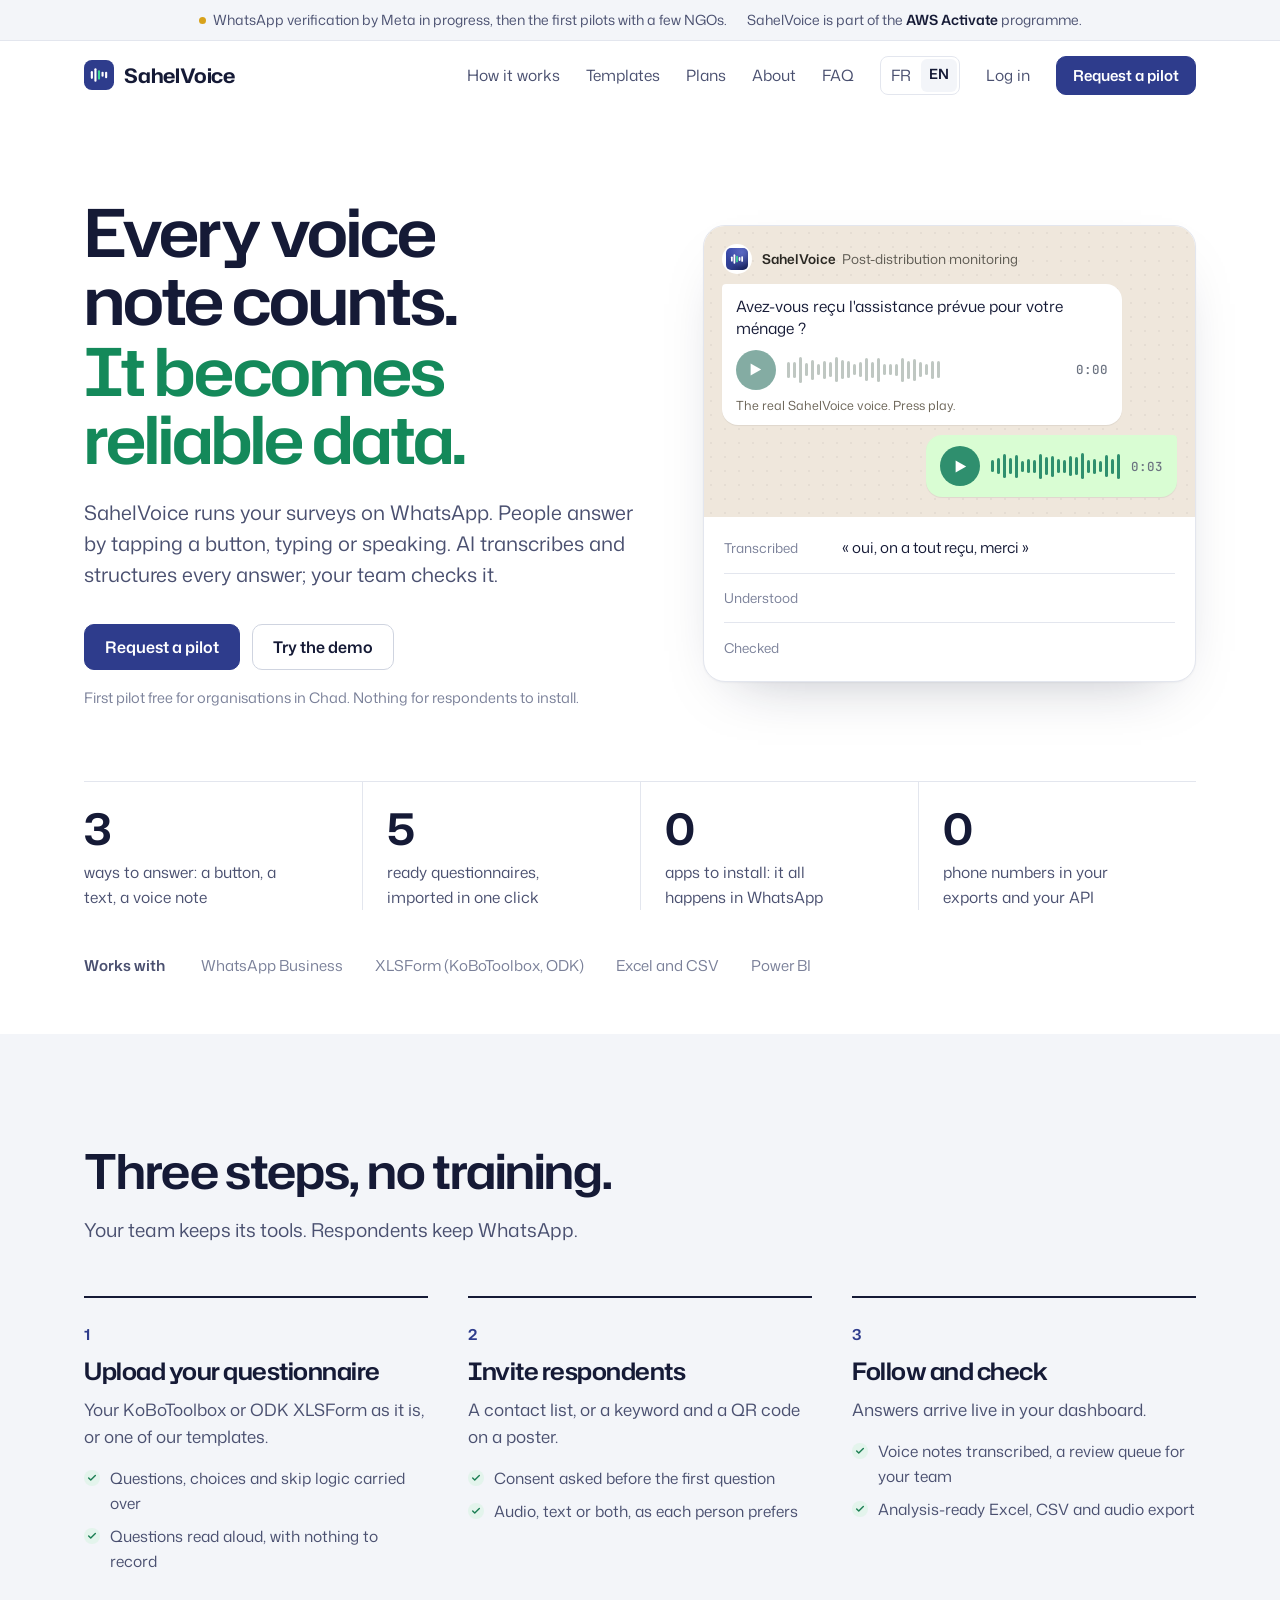
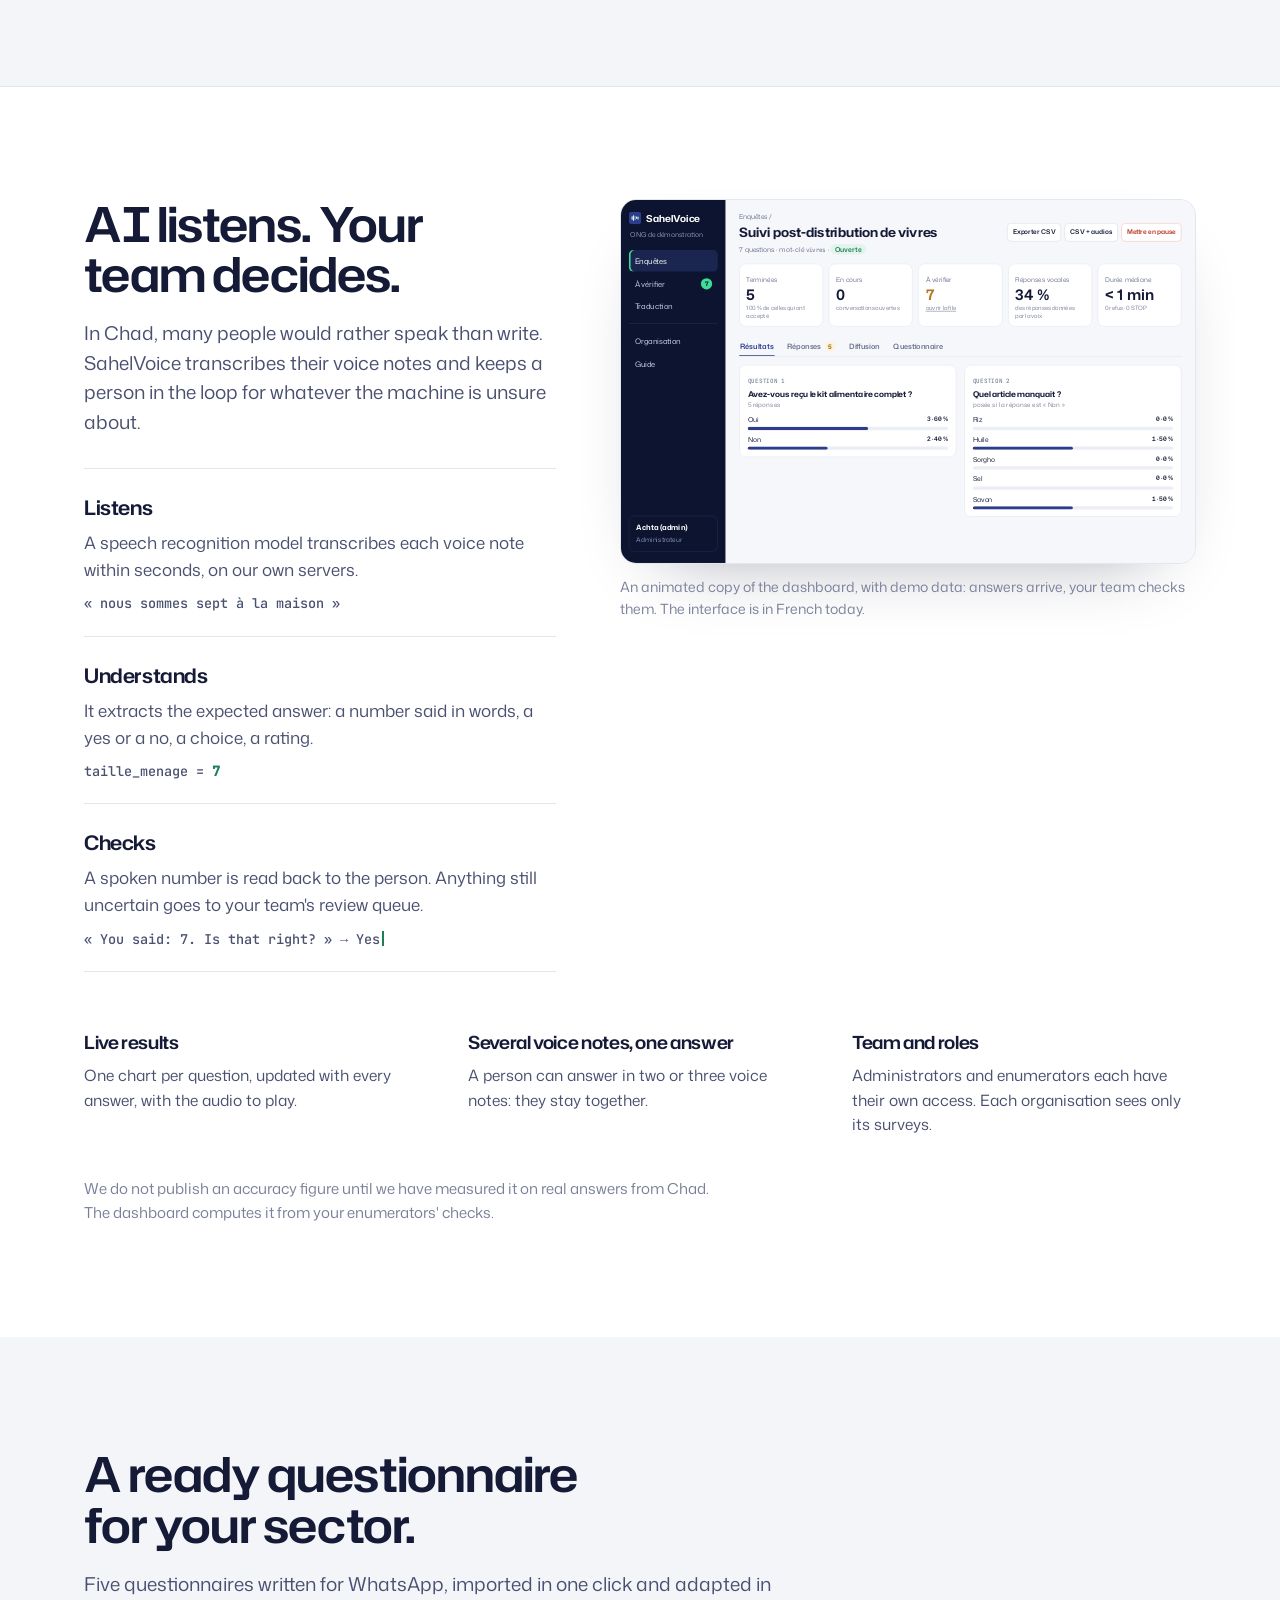
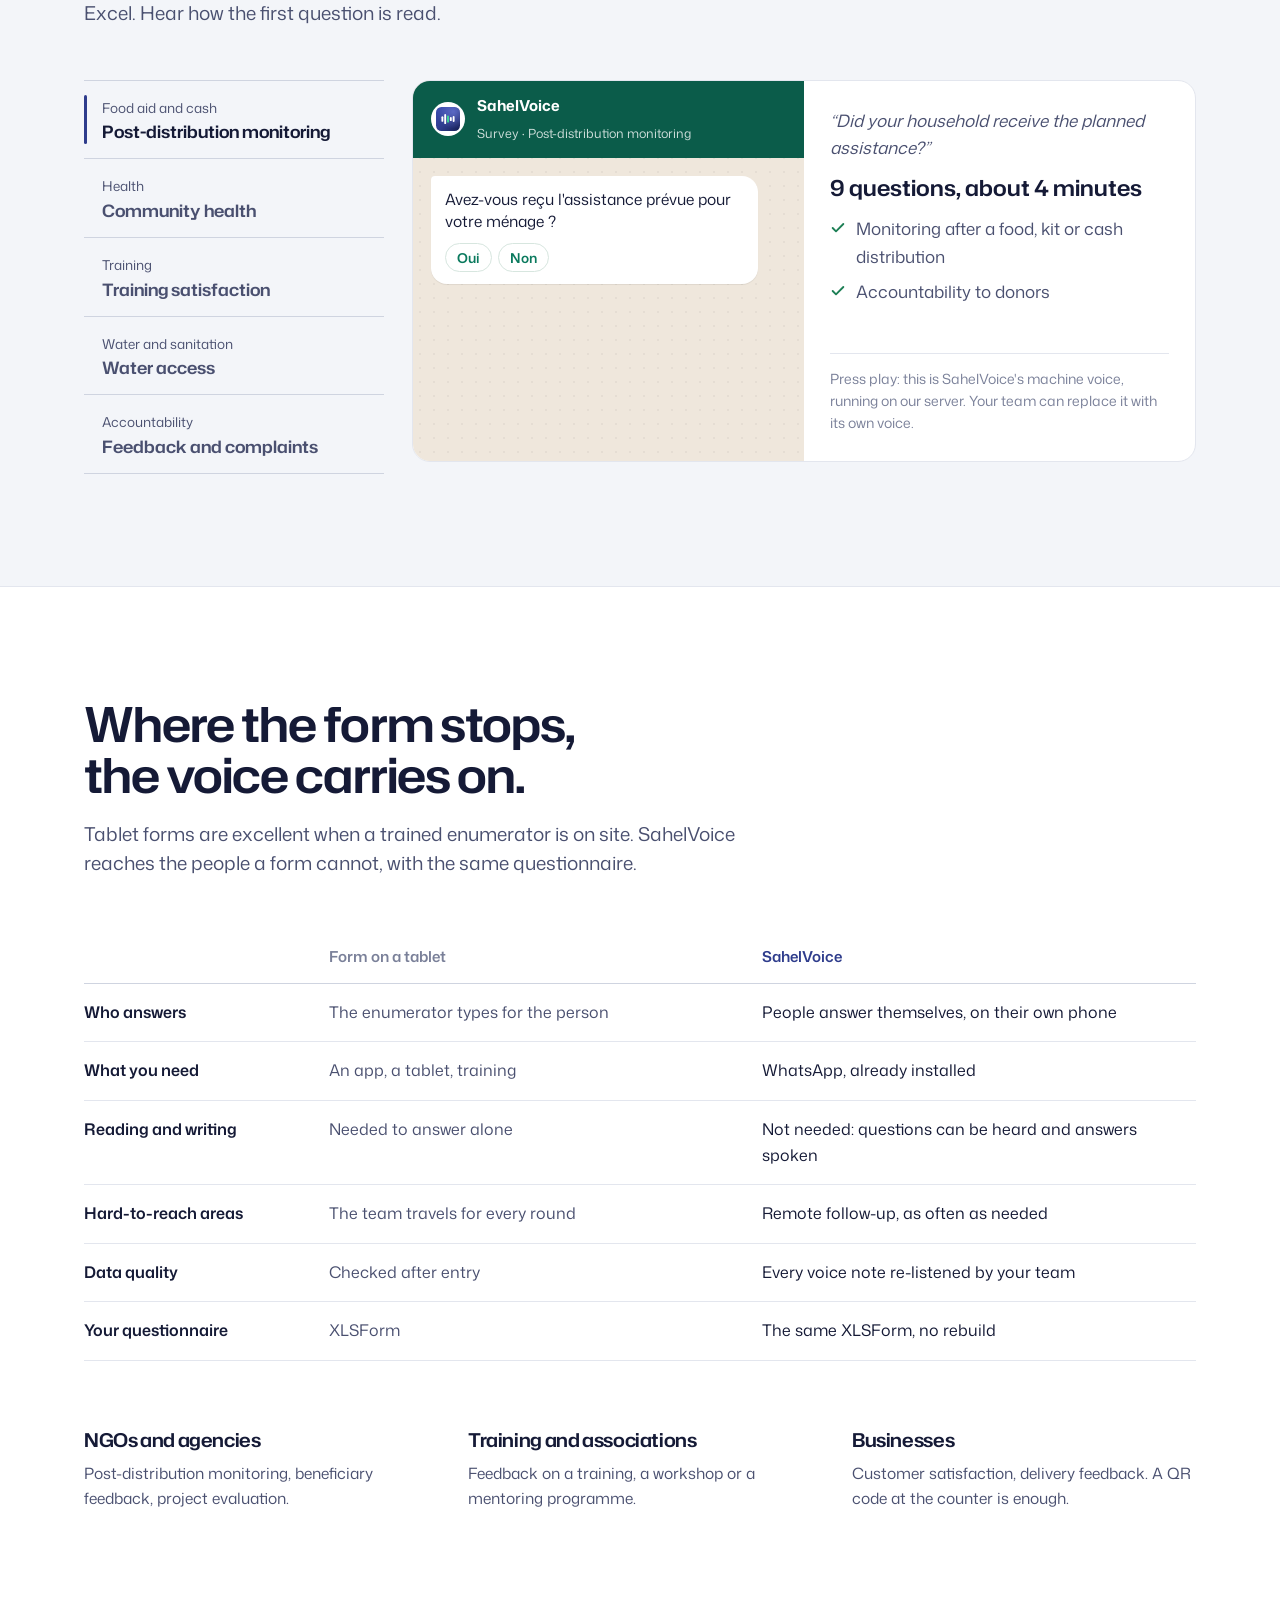
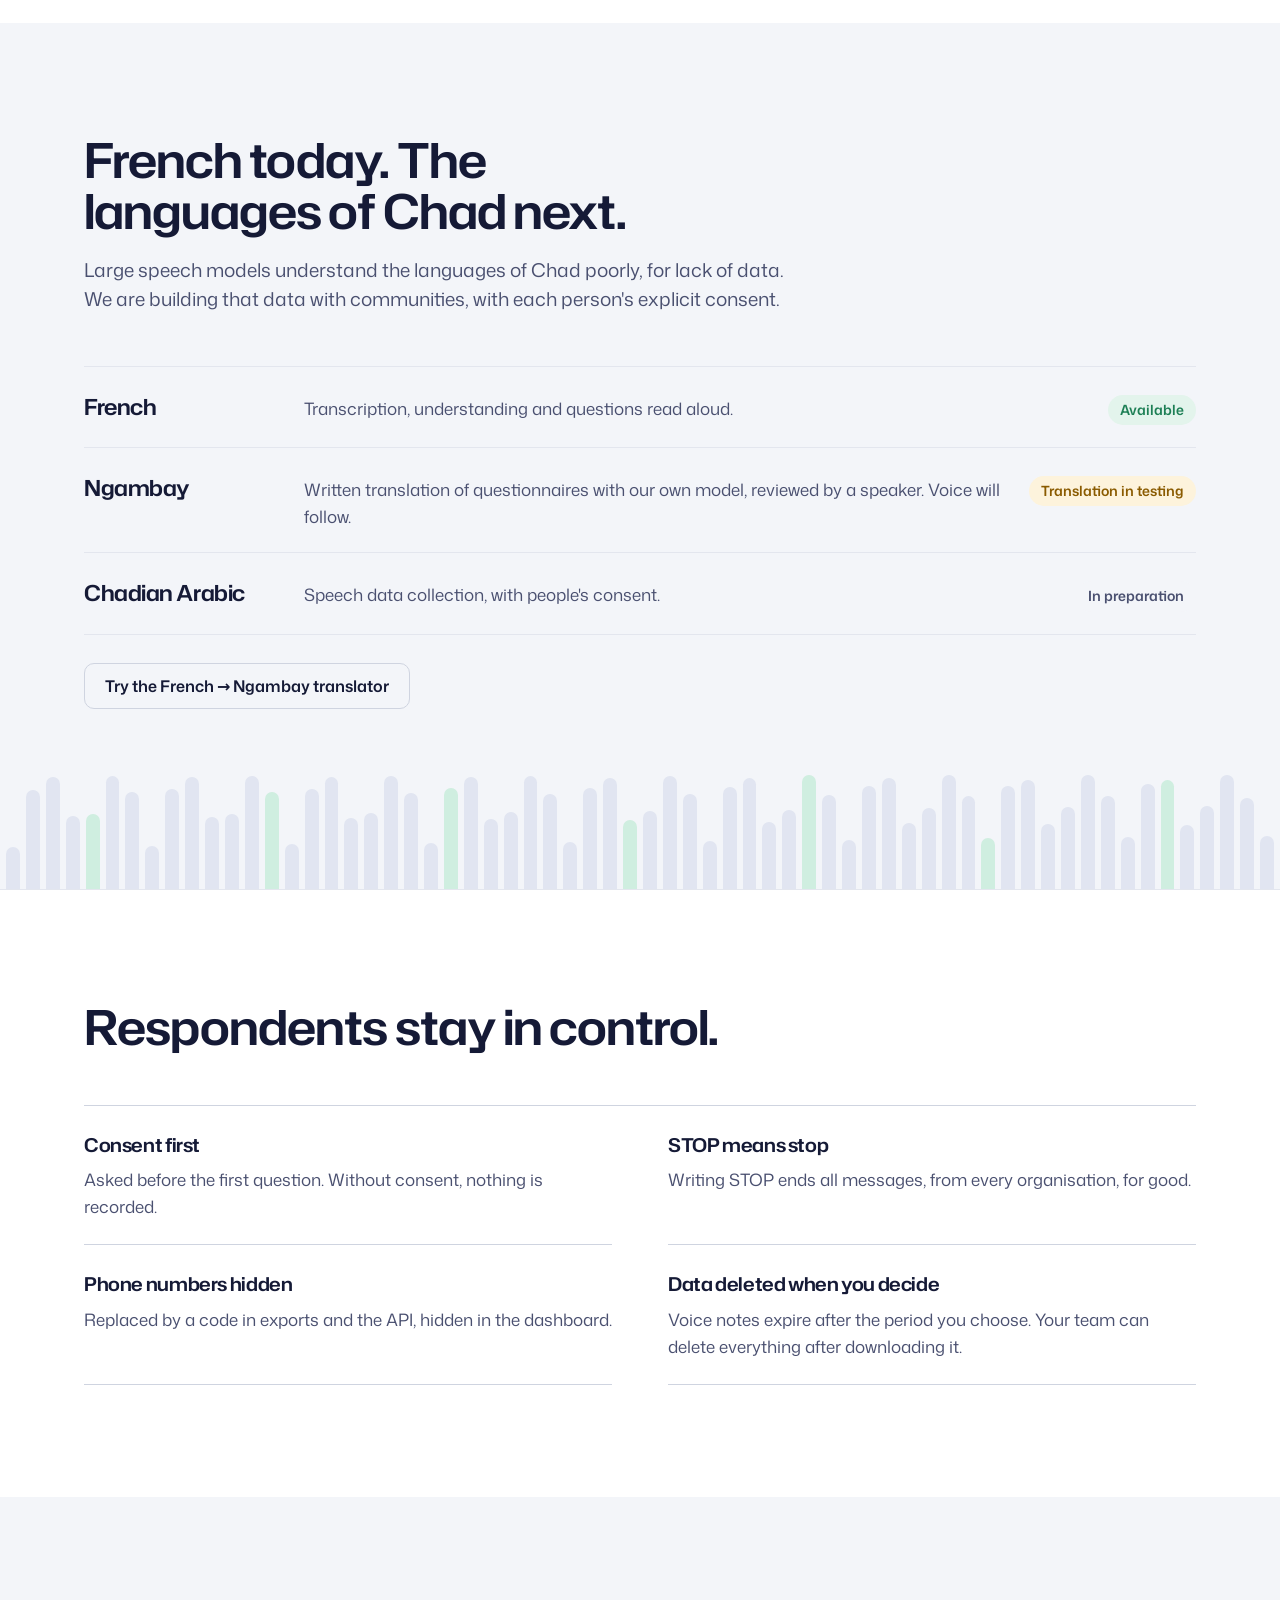
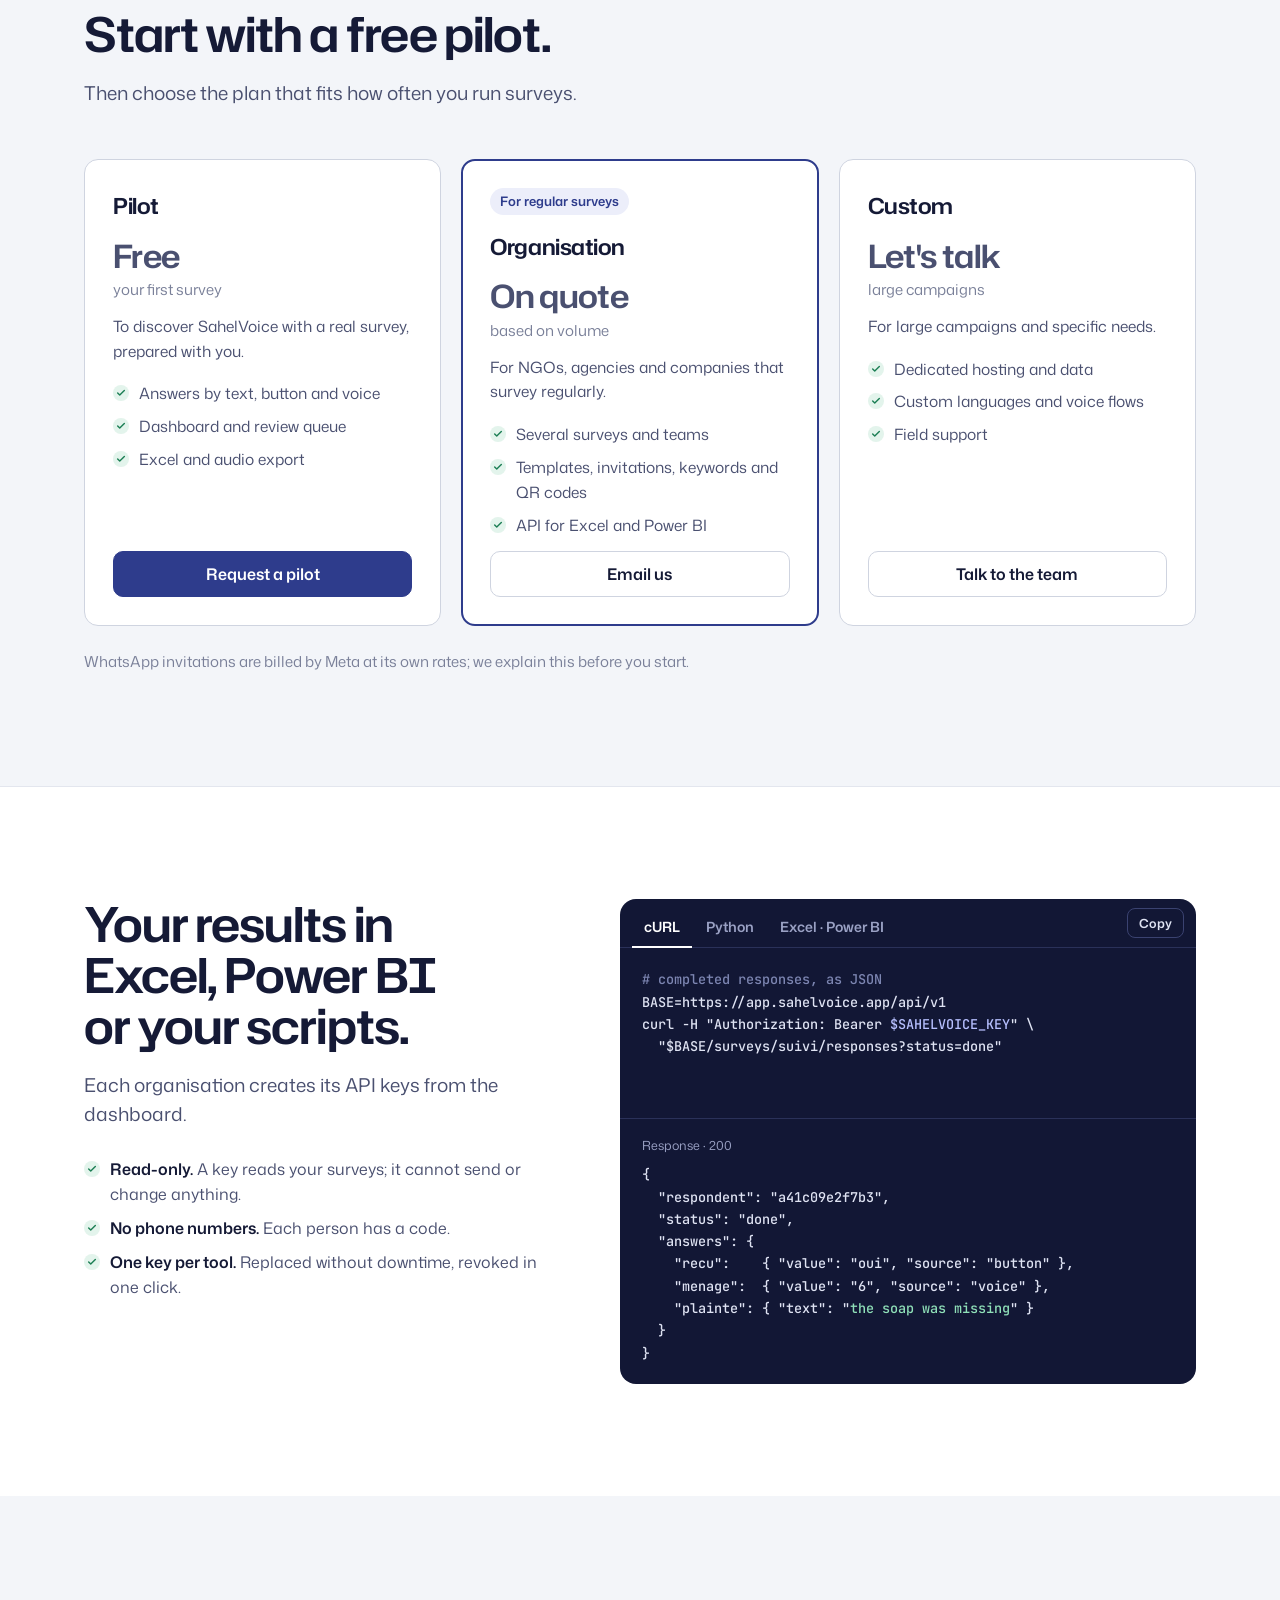
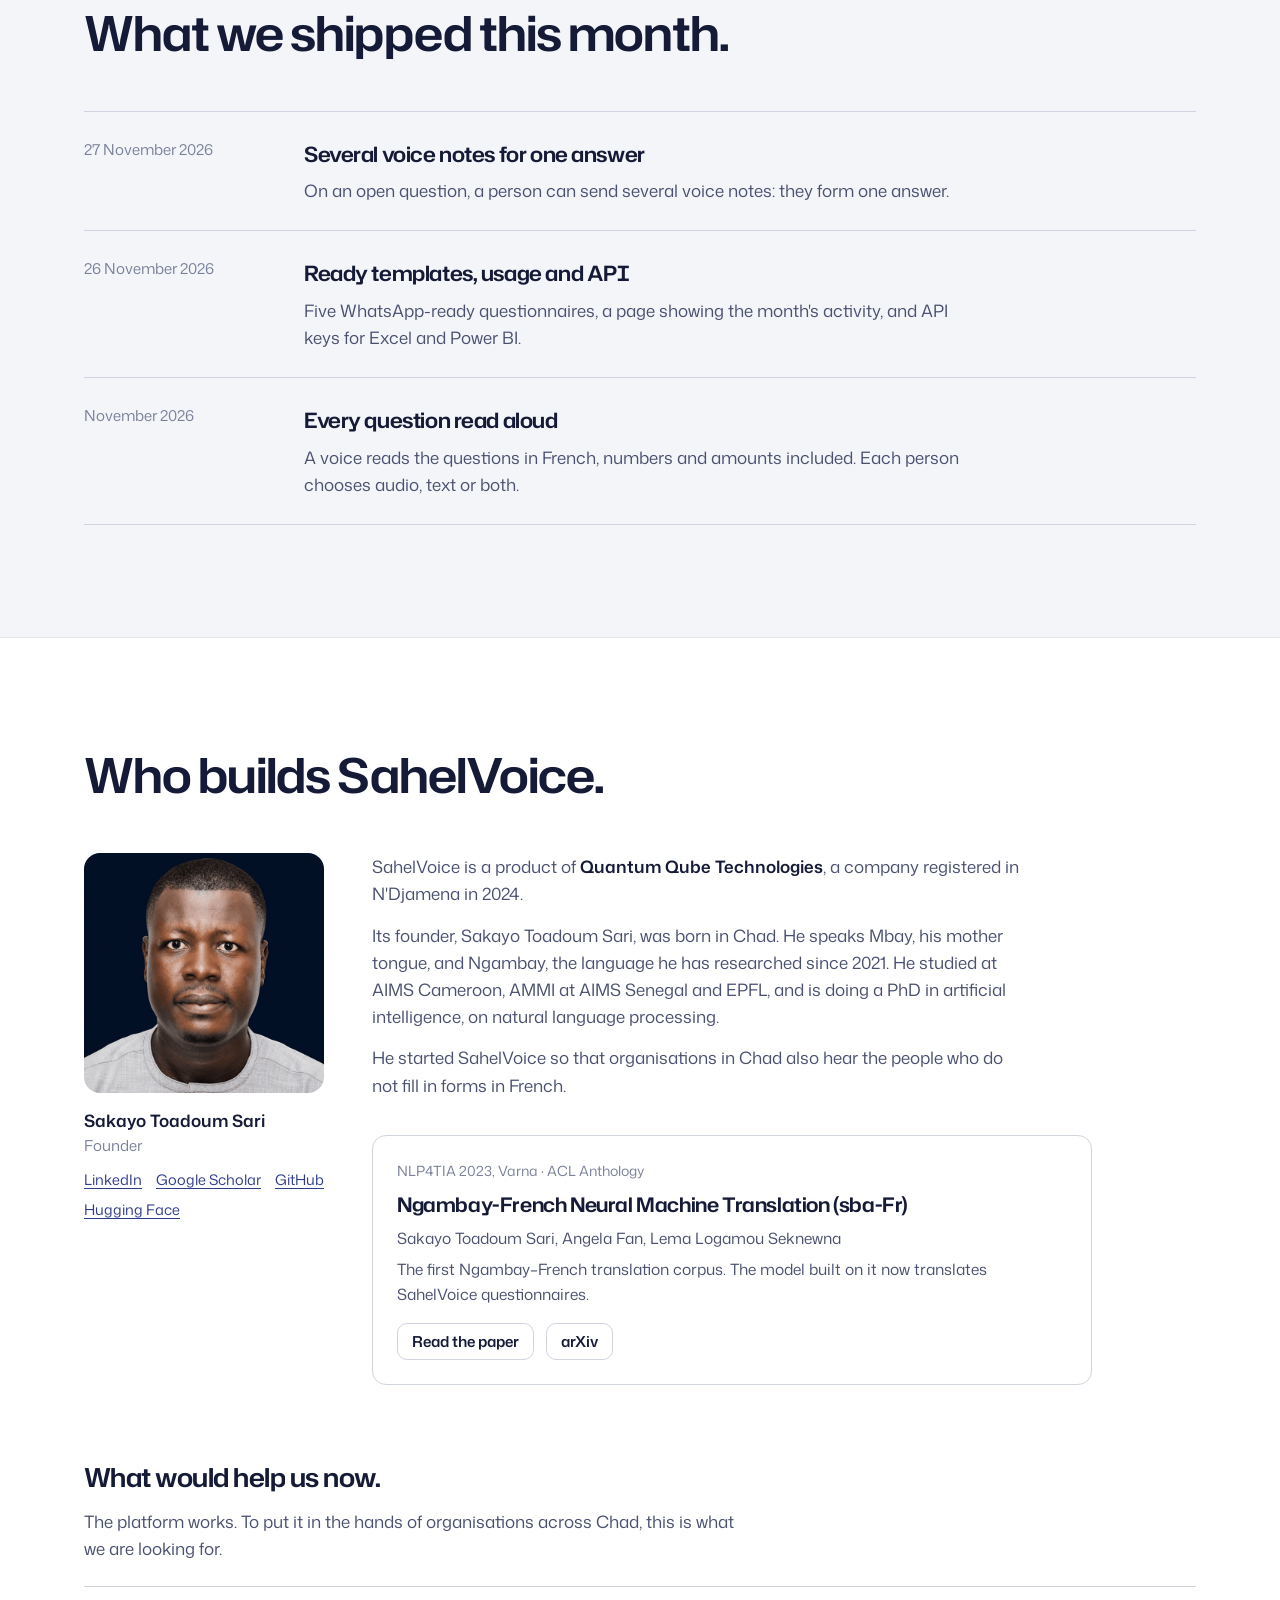
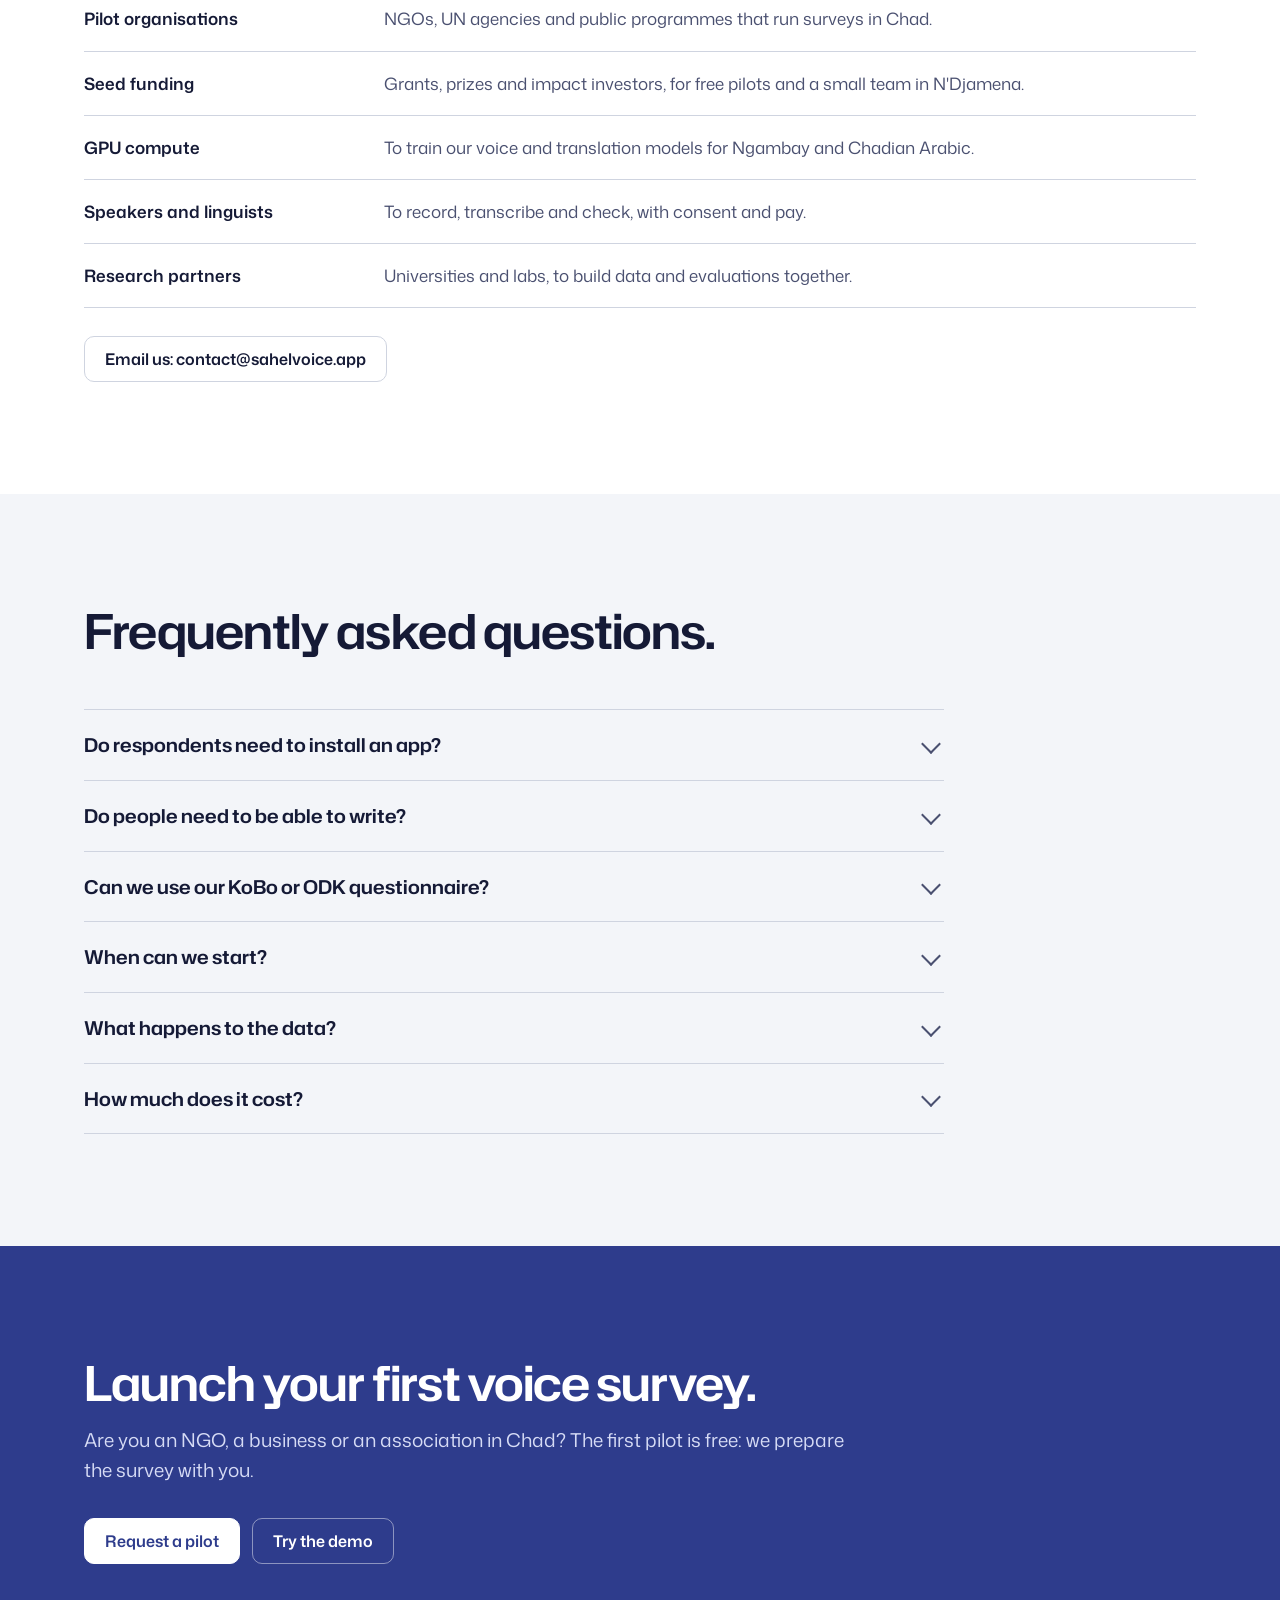
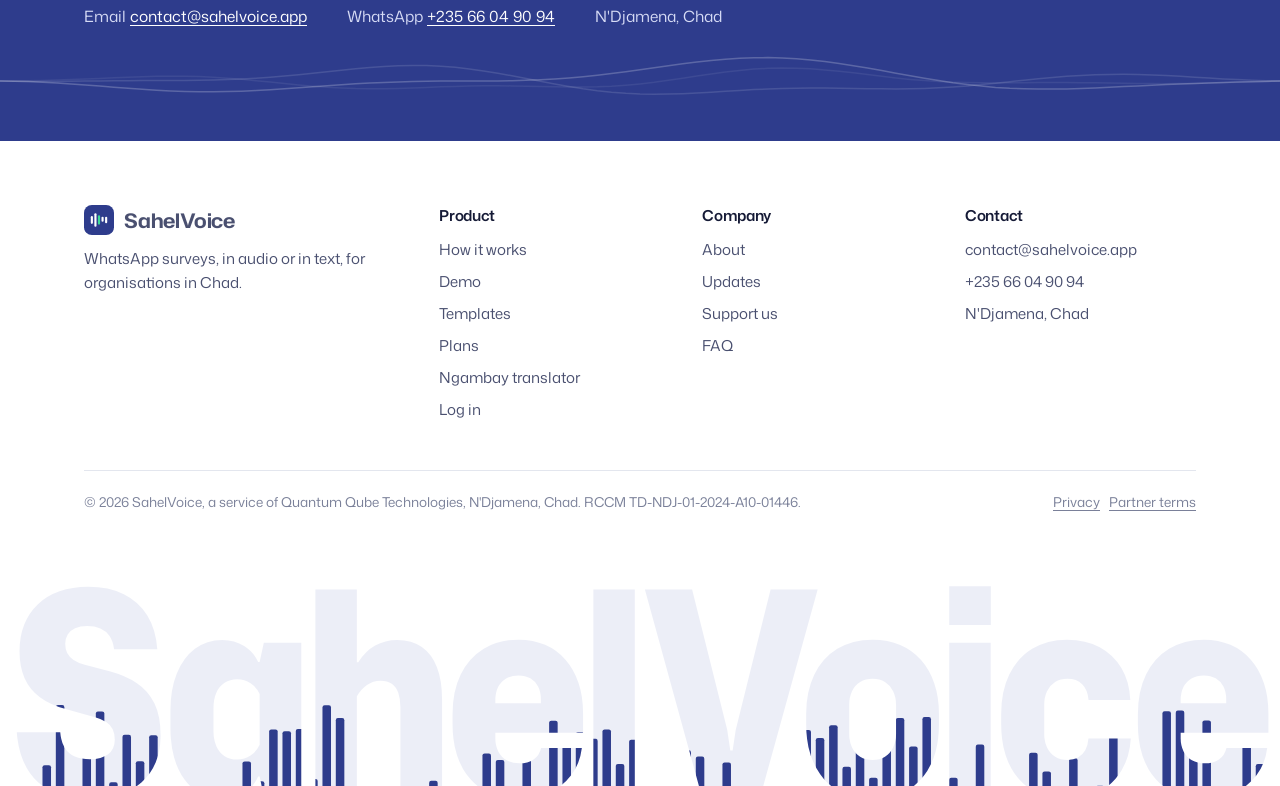
<file: en/index.html>
<!doctype html>
<html lang="en">
<head>
<meta charset="utf-8">
<meta name="viewport" content="width=device-width, initial-scale=1">
<title>SahelVoice | Voice surveys on WhatsApp in Chad</title>
<meta name="description" content="SahelVoice runs your surveys on WhatsApp. People answer by button, text or voice; AI transcribes and structures every answer, and your team checks it.">
<meta property="og:title" content="SahelVoice | Voice surveys on WhatsApp in Chad">
<meta property="og:description" content="SahelVoice runs your surveys on WhatsApp. People answer by button, text or voice; AI transcribes and structures every answer, and your team checks it.">
<meta property="og:image" content="https://sahelvoice.app/og.png">
<meta property="og:url" content="https://sahelvoice.app/en/">
<meta property="og:type" content="website">
<link rel="canonical" href="https://sahelvoice.app/en/">
<meta name="theme-color" content="#ffffff">
<link rel="icon" href="/assets/icon.svg" type="image/svg+xml"><link rel="icon" href="/favicon.ico" sizes="any"><link rel="apple-touch-icon" href="/assets/apple-touch-icon.png">
<link rel="alternate" hreflang="fr" href="https://sahelvoice.app/">
<link rel="alternate" hreflang="en" href="https://sahelvoice.app/en/">
<link rel="alternate" hreflang="x-default" href="https://sahelvoice.app/">
<link rel="stylesheet" href="/assets/fonts.css?v=202611161200">
<link rel="stylesheet" href="/assets/sv.css?v=202611271415">
<script>document.documentElement.classList.add('js')</script>
</head>
<body>
<div class="note-bar"><div class="wrap">
  <span><span class="dot" aria-hidden="true"></span>WhatsApp verification by Meta in progress, then the first pilots with a few NGOs.</span>
  <span>SahelVoice is part of the <b>AWS Activate</b> programme.</span>
</div></div>
<header class="top">
  <div class="wrap">
    <nav aria-label="Main navigation">
      <a class="brand" href="/en/"><svg width="30" height="30" viewBox="0 0 42 42" aria-hidden="true"><rect width="42" height="42" rx="11" fill="#2e3c8c"/><g stroke="#fff" stroke-width="3" stroke-linecap="round"><path d="M11 25v-8"/><path d="M16 29V13"/><path d="M21 26V16" stroke="#3ddc97"/><path d="M26 22v-4"/><path d="M31 24v-6"/></g></svg>SahelVoice</a>
      <div class="links">
        <a href="#how">How it works</a>
        <a href="#templates">Templates</a>
        <a href="#plans">Plans</a>
        <a href="#about">About</a>
        <a href="#faq">FAQ</a>
        <span class="lsw" role="group" aria-label="Language"><a href="/" hreflang="fr" lang="fr">FR</a><span aria-current="true">EN</span></span>
        <a href="https://app.sahelvoice.app/login">Log in</a>
        <a class="btn" href="/en/pilot/">Request a pilot</a>
      </div>
    </nav>
  </div>
</header>
<main>
<section class="hero">
  <div class="wrap">
    <div class="hero-grid">
      <div>
        <h1><span class="sr">Every voice note counts. It becomes reliable data.</span><span aria-hidden="true"><span class="h1a">Every voice note counts.</span> <span class="rot"><span class="rot-i on">It becomes reliable data.</span><span class="rot-i">It is transcribed in seconds.</span><span class="rot-i">Your team checks it.</span><span class="rot-i">It lands in Excel and Power BI.</span></span></span></h1>
        <p class="lede">SahelVoice runs your surveys on WhatsApp. People answer by tapping a button, typing or speaking. AI transcribes and structures every answer; your team checks it.</p>
        <div class="btns">
          <a class="btn" href="/en/pilot/">Request a pilot</a>
          <a class="btn quiet" href="/demo/">Try the demo</a>
        </div>
        <p class="fine">First pilot free for organisations in Chad. Nothing for respondents to install.</p>
      </div>
      <div class="lc-wrap"><span class="ring" aria-hidden="true"></span><span class="ring" aria-hidden="true"></span><span class="ring" aria-hidden="true"></span>
      <figure class="listen-card" aria-label="Example: a question read aloud, a voice reply, the resulting data" style="margin:0">
        <div class="lc-chat">
          <div class="lc-head"><span class="av" aria-hidden="true"></span><span><b>SahelVoice</b> &nbsp;Post-distribution monitoring</span></div>
          <div class="bub" lang="fr">Avez-vous reçu l'assistance prévue pour votre ménage ?
            <div class="vn q" data-src="https://app.sahelvoice.app/echantillons/suivi_distribution.mp3" style="margin-top:10px">
              <button type="button" class="vn-play" aria-label="Play the question read by SahelVoice"><span class="i-play"><svg width="13" height="15" viewBox="0 0 16 18" aria-hidden="true"><path d="M2 1.5v15l13-7.5z" fill="currentColor"/></svg></span><span class="i-pause"><svg width="13" height="15" viewBox="0 0 16 18" aria-hidden="true"><path d="M2 1h4v16H2zM10 1h4v16h-4z" fill="currentColor"/></svg></span></button>
              <span class="vn-wave" aria-hidden="true"></span><span class="vn-t">0:00</span>
            </div>
            <div class="vn-cap">The real SahelVoice voice. Press play.</div>
          </div>
          <div class="bub out">
            <div class="vn r">
              <button type="button" class="vn-play" aria-label="Replay the reply"><span class="i-play"><svg width="13" height="15" viewBox="0 0 16 18" aria-hidden="true"><path d="M2 1.5v15l13-7.5z" fill="currentColor"/></svg></span></button>
              <span class="vn-wave" aria-hidden="true"></span><span class="vn-t">0:00</span>
            </div>
          </div>
        </div>
        <div class="lc-steps">
          <div class="lc-row"><span class="lc-k">Transcribed</span><span class="lc-v" lang="fr">« <span class="w">oui,</span> <span class="w">on</span> <span class="w">a</span> <span class="w">tout</span> <span class="w">reçu,</span> <span class="w">merci</span> »</span></div>
          <div class="lc-row"><span class="lc-k">Understood</span><span class="lc-v lc-data lc-pend">recu = <b>oui</b></span></div>
          <div class="lc-row"><span class="lc-k">Checked</span><span class="lc-v lc-pend"><span data-status data-wait="waiting" data-done="✓ by your team">waiting</span></span></div>
        </div>
      </figure>
      </div>
    </div>
    <div class="facts">
      <div><b>3</b><span>ways to answer: a button, a text, a voice note</span></div>
      <div><b>5</b><span>ready questionnaires, imported in one click</span></div>
      <div><b>0</b><span>apps to install: it all happens in WhatsApp</span></div>
      <div><b>0</b><span>phone numbers in your exports and your API</span></div>
    </div>
    <p class="tools"><strong>Works with</strong><span>WhatsApp Business</span><span>XLSForm (KoBoToolbox, ODK)</span><span>Excel and CSV</span><span>Power BI</span></p>
  </div>
</section>

<section class="mist" id="how">
  <div class="wrap">
    <div class="head">
      <h2>Three steps, no training.</h2>
      <p>Your team keeps its tools. Respondents keep WhatsApp.</p>
    </div>
    <div class="steps">
      <div class="step"><span class="n">1</span><h3>Upload your questionnaire</h3>
        <p>Your KoBoToolbox or ODK XLSForm as it is, or one of our templates.</p>
        <ul class="ticks"><li><span>Questions, choices and skip logic carried over</span></li><li><span>Questions read aloud, with nothing to record</span></li></ul></div>
      <div class="step"><span class="n">2</span><h3>Invite respondents</h3>
        <p>A contact list, or a keyword and a QR code on a poster.</p>
        <ul class="ticks"><li><span>Consent asked before the first question</span></li><li><span>Audio, text or both, as each person prefers</span></li></ul></div>
      <div class="step"><span class="n">3</span><h3>Follow and check</h3>
        <p>Answers arrive live in your dashboard.</p>
        <ul class="ticks"><li><span>Voice notes transcribed, a review queue for your team</span></li><li><span>Analysis-ready Excel, CSV and audio export</span></li></ul></div>
    </div>
  </div>
</section>

<section id="platform">
  <div class="wrap">
    <div class="split">
      <div>
        <div class="head" style="margin-bottom:32px">
          <h2>AI listens. Your team decides.</h2>
          <p>In Chad, many people would rather speak than write. SahelVoice transcribes their voice notes and keeps a person in the loop for whatever the machine is unsure about.</p>
        </div>
        <div class="rows">
          <div><h3>Listens</h3><p>A speech recognition model transcribes each voice note within seconds, on our own servers.</p>
            <p class="ex">« nous sommes sept à la maison »</p></div>
          <div><h3>Understands</h3><p>It extracts the expected answer: a number said in words, a yes or a no, a choice, a rating.</p>
            <p class="ex">taille_menage = <b>7</b></p></div>
          <div><h3>Checks</h3><p>A spoken number is read back to the person. Anything still uncertain goes to your team's review queue.</p>
            <p class="ex">« You said: 7. Is that right? » → Yes</p></div>
        </div>
      </div>
      <div>
        <div class="shot dash-shot"><div class="dash" role="img" aria-label="Tableau de bord SahelVoice : les réponses arrivent et sont vérifiées">
<div class="d-in">
  <aside class="d-side">
    <div class="d-logo"><svg width="22" height="22" viewBox="0 0 42 42" aria-hidden="true"><rect width="42" height="42" rx="11" fill="#2e3c8c"/><g stroke="#fff" stroke-width="3.4" stroke-linecap="round"><path d="M11 25v-8"/><path d="M16 29V13"/><path d="M21 26V16" stroke="#3ddc97"/><path d="M26 22v-4"/><path d="M31 24v-6"/></g></svg><b>SahelVoice</b></div>
    <small>ONG de démonstration</small>
    <nav><span class="on">Enquêtes</span><span>À vérifier <i class="d-badge" data-k="verify">7</i></span><span>Traduction</span><hr><span>Organisation</span><span>Guide</span></nav>
    <div class="d-user"><b>Achta (admin)</b><small>Administrateur</small></div>
  </aside>
  <div class="d-main">
    <div class="d-crumb">Enquêtes /</div>
    <div class="d-title"><h4>Suivi post-distribution de vivres</h4><div class="d-acts"><span>Exporter CSV</span><span>CSV + audios</span><span class="warn">Mettre en pause</span></div></div>
    <div class="d-meta">7 questions · mot-clé <code>vivres</code> · <em>Ouverte</em></div>
    <div class="d-kpis">
      <div><span>Terminées</span><b data-k="done">5</b><small>100 % de celles qui ont accepté</small></div>
      <div><span>En cours</span><b data-k="open">0</b><small>conversations ouvertes</small></div>
      <div><span>À vérifier</span><b class="amber" data-k="verify">7</b><small><u>ouvrir la file</u></small></div>
      <div><span>Réponses vocales</span><b><i data-k="voice">34</i> %</b><small>des réponses données par la voix</small></div>
      <div><span>Durée médiane</span><b>&lt; 1 min</b><small>0 refus · 0 STOP</small></div>
    </div>
    <div class="d-tabs"><span class="on">Résultats</span><span>Réponses <i data-k="done">5</i></span><span>Diffusion</span><span>Questionnaire</span></div>
    <div class="d-cards">
      <div class="d-card"><small>QUESTION 1</small><h5>Avez-vous reçu le kit alimentaire complet ?</h5><p class="d-n"><i data-k="q1n">5</i> réponses</p>
        <div class="d-bar" data-q="q1" data-o="oui"><span>Oui</span><em></em><b></b></div>
        <div class="d-bar" data-q="q1" data-o="non"><span>Non</span><em></em><b></b></div></div>
      <div class="d-card"><small>QUESTION 2</small><h5>Quel article manquait ?</h5><p class="d-n">posée si la réponse est « Non »</p>
        <div class="d-bar" data-q="q2" data-o="Riz"><span>Riz</span><em></em><b></b></div>
        <div class="d-bar" data-q="q2" data-o="Huile"><span>Huile</span><em></em><b></b></div>
        <div class="d-bar" data-q="q2" data-o="Sorgho"><span>Sorgho</span><em></em><b></b></div>
        <div class="d-bar" data-q="q2" data-o="Sel"><span>Sel</span><em></em><b></b></div>
        <div class="d-bar" data-q="q2" data-o="Savon"><span>Savon</span><em></em><b></b></div></div>
    </div>
    <div class="d-toast" aria-hidden="true"><span class="d-wave"><i></i><i></i><i></i><i></i><i></i></span><div><b class="d-t1">Nouvelle réponse</b><small class="d-t2">Participant 7c1e · par la voix</small></div></div>
  </div>
</div>
</div></div>
        <p class="shot-cap">An animated copy of the dashboard, with demo data: answers arrive, your team checks them. The interface is in French today.</p>
      </div>
    </div>
    <div class="feats">
      <div><h3>Live results</h3><p>One chart per question, updated with every answer, with the audio to play.</p></div>
      <div><h3>Several voice notes, one answer</h3><p>A person can answer in two or three voice notes: they stay together.</p></div>
      <div><h3>Team and roles</h3><p>Administrators and enumerators each have their own access. Each organisation sees only its surveys.</p></div>
    </div>
    <p class="aside">We do not publish an accuracy figure until we have measured it on real answers from Chad. The dashboard computes it from your enumerators' checks.</p>
  </div>
</section>

<section class="mist" id="templates">
  <div class="wrap">
    <div class="head">
      <h2>A ready questionnaire for your sector.</h2>
      <p>Five questionnaires written for WhatsApp, imported in one click and adapted in Excel. Hear how the first question is read.</p>
    </div>
    <div class="mdl">
        <div class="mdl-tabs" role="tablist" aria-label="Sectors"><button type="button" role="tab" id="mt-suivi_distribution" aria-controls="mp-suivi_distribution" aria-selected="true"><span>Food aid and cash</span><b>Post-distribution monitoring</b></button><button type="button" role="tab" id="mt-sante_communautaire" aria-controls="mp-sante_communautaire" aria-selected="false" tabindex="-1"><span>Health</span><b>Community health</b></button><button type="button" role="tab" id="mt-satisfaction_formation" aria-controls="mp-satisfaction_formation" aria-selected="false" tabindex="-1"><span>Training</span><b>Training satisfaction</b></button><button type="button" role="tab" id="mt-acces_eau" aria-controls="mp-acces_eau" aria-selected="false" tabindex="-1"><span>Water and sanitation</span><b>Water access</b></button><button type="button" role="tab" id="mt-retour_communaute" aria-controls="mp-retour_communaute" aria-selected="false" tabindex="-1"><span>Accountability</span><b>Feedback and complaints</b></button></div>
        <div class="mdl-stage"><div class="mdl-pane" role="tabpanel" id="mp-suivi_distribution" aria-labelledby="mt-suivi_distribution">
          <div class="mdl-chat">
            <div class="mdl-head"><span class="av" aria-hidden="true"></span><div><b>SahelVoice</b><small>Survey · Post-distribution monitoring</small></div></div>
            <div class="mdl-msgs">
              <div class="mdl-b" lang="fr">Avez-vous reçu l'assistance prévue pour votre ménage ?<div class="mdl-btns"><span>Oui</span><span>Non</span></div></div>
              <div class="mdl-b mdl-voice" data-src="https://app.sahelvoice.app/echantillons/suivi_distribution.mp3">
                <button type="button" class="mdl-play" aria-label="Play the question read by SahelVoice"><span class="i-play"><svg width="14" height="16" viewBox="0 0 16 18" aria-hidden="true"><path d="M2 1.5v15l13-7.5z" fill="currentColor"/></svg></span><span class="i-pause"><svg width="14" height="16" viewBox="0 0 16 18" aria-hidden="true"><path d="M2 1h4v16H2zM10 1h4v16h-4z" fill="currentColor"/></svg></span></button>
                <span class="mdl-wave" aria-hidden="true"></span><span class="mdl-t">0:00</span>
              </div>
            </div>
          </div>
          <div class="mdl-info">
            <p class="mdl-tr">“Did your household receive the planned assistance?”</p><p class="mdl-meta">9 questions, about 4 minutes</p>
            <ul class="mdl-uses"><li><svg width="16" height="16" viewBox="0 0 24 24" fill="none" stroke="currentColor" stroke-width="2.8" stroke-linecap="round" stroke-linejoin="round" aria-hidden="true"><path d="M20 6 9 17l-5-5"/></svg><span>Monitoring after a food, kit or cash distribution</span></li><li><svg width="16" height="16" viewBox="0 0 24 24" fill="none" stroke="currentColor" stroke-width="2.8" stroke-linecap="round" stroke-linejoin="round" aria-hidden="true"><path d="M20 6 9 17l-5-5"/></svg><span>Accountability to donors</span></li></ul>
            <p class="mdl-note">Press play: this is SahelVoice's machine voice, running on our server. Your team can replace it with its own voice.</p>
          </div>
        </div><div class="mdl-pane" role="tabpanel" id="mp-sante_communautaire" aria-labelledby="mt-sante_communautaire" hidden>
          <div class="mdl-chat">
            <div class="mdl-head"><span class="av" aria-hidden="true"></span><div><b>SahelVoice</b><small>Survey · Community health</small></div></div>
            <div class="mdl-msgs">
              <div class="mdl-b" lang="fr">Au cours du dernier mois, quelqu'un de votre ménage a-t-il été malade ?<div class="mdl-btns"><span>Oui</span><span>Non</span></div></div>
              <div class="mdl-b mdl-voice" data-src="https://app.sahelvoice.app/echantillons/sante_communautaire.mp3">
                <button type="button" class="mdl-play" aria-label="Play the question read by SahelVoice"><span class="i-play"><svg width="14" height="16" viewBox="0 0 16 18" aria-hidden="true"><path d="M2 1.5v15l13-7.5z" fill="currentColor"/></svg></span><span class="i-pause"><svg width="14" height="16" viewBox="0 0 16 18" aria-hidden="true"><path d="M2 1h4v16H2zM10 1h4v16h-4z" fill="currentColor"/></svg></span></button>
                <span class="mdl-wave" aria-hidden="true"></span><span class="mdl-t">0:00</span>
              </div>
            </div>
          </div>
          <div class="mdl-info">
            <p class="mdl-tr">“In the past month, was anyone in your household ill?”</p><p class="mdl-meta">7 questions, about 3 minutes</p>
            <ul class="mdl-uses"><li><svg width="16" height="16" viewBox="0 0 24 24" fill="none" stroke="currentColor" stroke-width="2.8" stroke-linecap="round" stroke-linejoin="round" aria-hidden="true"><path d="M20 6 9 17l-5-5"/></svg><span>Baseline before a health project</span></li><li><svg width="16" height="16" viewBox="0 0 24 24" fill="none" stroke="currentColor" stroke-width="2.8" stroke-linecap="round" stroke-linejoin="round" aria-hidden="true"><path d="M20 6 9 17l-5-5"/></svg><span>Follow-up of a vaccination campaign</span></li></ul>
            <p class="mdl-note">Press play: this is SahelVoice's machine voice, running on our server. Your team can replace it with its own voice.</p>
          </div>
        </div><div class="mdl-pane" role="tabpanel" id="mp-satisfaction_formation" aria-labelledby="mt-satisfaction_formation" hidden>
          <div class="mdl-chat">
            <div class="mdl-head"><span class="av" aria-hidden="true"></span><div><b>SahelVoice</b><small>Survey · Training satisfaction</small></div></div>
            <div class="mdl-msgs">
              <div class="mdl-b" lang="fr">Sur une échelle de 1 à 5, quelle note donnez-vous à la formation ?<div class="mdl-btns"><span>1</span><span>2</span><span>3</span><span>4</span><span>5</span></div></div>
              <div class="mdl-b mdl-voice" data-src="https://app.sahelvoice.app/echantillons/satisfaction_formation.mp3">
                <button type="button" class="mdl-play" aria-label="Play the question read by SahelVoice"><span class="i-play"><svg width="14" height="16" viewBox="0 0 16 18" aria-hidden="true"><path d="M2 1.5v15l13-7.5z" fill="currentColor"/></svg></span><span class="i-pause"><svg width="14" height="16" viewBox="0 0 16 18" aria-hidden="true"><path d="M2 1h4v16H2zM10 1h4v16h-4z" fill="currentColor"/></svg></span></button>
                <span class="mdl-wave" aria-hidden="true"></span><span class="mdl-t">0:00</span>
              </div>
            </div>
          </div>
          <div class="mdl-info">
            <p class="mdl-tr">“On a scale of 1 to 5, how would you rate the training?”</p><p class="mdl-meta">6 questions, about 2 minutes</p>
            <ul class="mdl-uses"><li><svg width="16" height="16" viewBox="0 0 24 24" fill="none" stroke="currentColor" stroke-width="2.8" stroke-linecap="round" stroke-linejoin="round" aria-hidden="true"><path d="M20 6 9 17l-5-5"/></svg><span>End of a workshop or vocational course</span></li><li><svg width="16" height="16" viewBox="0 0 24 24" fill="none" stroke="currentColor" stroke-width="2.8" stroke-linecap="round" stroke-linejoin="round" aria-hidden="true"><path d="M20 6 9 17l-5-5"/></svg><span>Follow-up three months later</span></li></ul>
            <p class="mdl-note">Press play: this is SahelVoice's machine voice, running on our server. Your team can replace it with its own voice.</p>
          </div>
        </div><div class="mdl-pane" role="tabpanel" id="mp-acces_eau" aria-labelledby="mt-acces_eau" hidden>
          <div class="mdl-chat">
            <div class="mdl-head"><span class="av" aria-hidden="true"></span><div><b>SahelVoice</b><small>Survey · Water access</small></div></div>
            <div class="mdl-msgs">
              <div class="mdl-b" lang="fr">D'où vient l'eau que votre ménage boit ?<div class="mdl-btns"><span>Forage ou pompe</span><span>Robinet ou borne fontaine</span><span>Puits</span><span>Rivière ou mare</span></div></div>
              <div class="mdl-b mdl-voice" data-src="https://app.sahelvoice.app/echantillons/acces_eau.mp3">
                <button type="button" class="mdl-play" aria-label="Play the question read by SahelVoice"><span class="i-play"><svg width="14" height="16" viewBox="0 0 16 18" aria-hidden="true"><path d="M2 1.5v15l13-7.5z" fill="currentColor"/></svg></span><span class="i-pause"><svg width="14" height="16" viewBox="0 0 16 18" aria-hidden="true"><path d="M2 1h4v16H2zM10 1h4v16h-4z" fill="currentColor"/></svg></span></button>
                <span class="mdl-wave" aria-hidden="true"></span><span class="mdl-t">0:00</span>
              </div>
            </div>
          </div>
          <div class="mdl-info">
            <p class="mdl-tr">“Where does your household's drinking water come from?”</p><p class="mdl-meta">7 questions, about 3 minutes</p>
            <ul class="mdl-uses"><li><svg width="16" height="16" viewBox="0 0 24 24" fill="none" stroke="currentColor" stroke-width="2.8" stroke-linecap="round" stroke-linejoin="round" aria-hidden="true"><path d="M20 6 9 17l-5-5"/></svg><span>Monitoring a borehole or standpipe</span></li><li><svg width="16" height="16" viewBox="0 0 24 24" fill="none" stroke="currentColor" stroke-width="2.8" stroke-linecap="round" stroke-linejoin="round" aria-hidden="true"><path d="M20 6 9 17l-5-5"/></svg><span>Rapid assessment in the dry season</span></li></ul>
            <p class="mdl-note">Press play: this is SahelVoice's machine voice, running on our server. Your team can replace it with its own voice.</p>
          </div>
        </div><div class="mdl-pane" role="tabpanel" id="mp-retour_communaute" aria-labelledby="mt-retour_communaute" hidden>
          <div class="mdl-chat">
            <div class="mdl-head"><span class="av" aria-hidden="true"></span><div><b>SahelVoice</b><small>Survey · Feedback and complaints</small></div></div>
            <div class="mdl-msgs">
              <div class="mdl-b" lang="fr">Votre message concerne :<div class="mdl-btns"><span>Une plainte</span><span>Une suggestion</span><span>Une question</span><span>Un remerciement</span></div></div>
              <div class="mdl-b mdl-voice" data-src="https://app.sahelvoice.app/echantillons/retour_communaute.mp3">
                <button type="button" class="mdl-play" aria-label="Play the question read by SahelVoice"><span class="i-play"><svg width="14" height="16" viewBox="0 0 16 18" aria-hidden="true"><path d="M2 1.5v15l13-7.5z" fill="currentColor"/></svg></span><span class="i-pause"><svg width="14" height="16" viewBox="0 0 16 18" aria-hidden="true"><path d="M2 1h4v16H2zM10 1h4v16h-4z" fill="currentColor"/></svg></span></button>
                <span class="mdl-wave" aria-hidden="true"></span><span class="mdl-t">0:00</span>
              </div>
            </div>
          </div>
          <div class="mdl-info">
            <p class="mdl-tr">“Your message is about:”</p><p class="mdl-meta">5 questions, about 2 minutes</p>
            <ul class="mdl-uses"><li><svg width="16" height="16" viewBox="0 0 24 24" fill="none" stroke="currentColor" stroke-width="2.8" stroke-linecap="round" stroke-linejoin="round" aria-hidden="true"><path d="M20 6 9 17l-5-5"/></svg><span>An always-open complaints and feedback channel</span></li><li><svg width="16" height="16" viewBox="0 0 24 24" fill="none" stroke="currentColor" stroke-width="2.8" stroke-linecap="round" stroke-linejoin="round" aria-hidden="true"><path d="M20 6 9 17l-5-5"/></svg><span>Listening for rumours during a crisis</span></li></ul>
            <p class="mdl-note">Press play: this is SahelVoice's machine voice, running on our server. Your team can replace it with its own voice.</p>
          </div>
        </div></div>
      </div>
  </div>
</section>

<section id="difference">
  <div class="wrap">
    <div class="head">
      <h2>Where the form stops, the voice carries on.</h2>
      <p>Tablet forms are excellent when a trained enumerator is on site. SahelVoice reaches the people a form cannot, with the same questionnaire.</p>
    </div>
    <table class="cmp"><thead><tr><th scope="col"><span class="sr">Criterion</span></th><th scope="col">Form on a tablet</th><th scope="col">SahelVoice</th></tr></thead><tbody><tr><th scope="row">Who answers</th><td data-l="Form on a tablet">The enumerator types for the person</td><td data-l="SahelVoice">People answer themselves, on their own phone</td></tr><tr><th scope="row">What you need</th><td data-l="Form on a tablet">An app, a tablet, training</td><td data-l="SahelVoice">WhatsApp, already installed</td></tr><tr><th scope="row">Reading and writing</th><td data-l="Form on a tablet">Needed to answer alone</td><td data-l="SahelVoice">Not needed: questions can be heard and answers spoken</td></tr><tr><th scope="row">Hard-to-reach areas</th><td data-l="Form on a tablet">The team travels for every round</td><td data-l="SahelVoice">Remote follow-up, as often as needed</td></tr><tr><th scope="row">Data quality</th><td data-l="Form on a tablet">Checked after entry</td><td data-l="SahelVoice">Every voice note re-listened by your team</td></tr><tr><th scope="row">Your questionnaire</th><td data-l="Form on a tablet">XLSForm</td><td data-l="SahelVoice">The same XLSForm, no rebuild</td></tr></tbody></table>
    <div class="who">
      <div><h3>NGOs and agencies</h3><p>Post-distribution monitoring, beneficiary feedback, project evaluation.</p></div>
      <div><h3>Training and associations</h3><p>Feedback on a training, a workshop or a mentoring programme.</p></div>
      <div><h3>Businesses</h3><p>Customer satisfaction, delivery feedback. A QR code at the counter is enough.</p></div>
    </div>
  </div>
</section>

<section class="mist sway-sec" id="languages">
  <div class="sway" aria-hidden="true"><i style="--d:0.00s;--h:0.35"></i><i style="--d:0.37s;--h:0.82"></i><i style="--d:0.74s;--h:0.93"></i><i style="--d:1.11s;--h:0.61"></i><i style="--d:1.48s;--h:0.62"></i><i style="--d:1.85s;--h:0.94"></i><i style="--d:2.22s;--h:0.81"></i><i style="--d:2.59s;--h:0.36"></i><i style="--d:0.06s;--h:0.83"></i><i style="--d:0.43s;--h:0.93"></i><i style="--d:0.80s;--h:0.60"></i><i style="--d:1.17s;--h:0.62"></i><i style="--d:1.54s;--h:0.94"></i><i style="--d:1.91s;--h:0.81"></i><i style="--d:2.28s;--h:0.37"></i><i style="--d:2.65s;--h:0.83"></i><i style="--d:0.12s;--h:0.93"></i><i style="--d:0.49s;--h:0.59"></i><i style="--d:0.86s;--h:0.63"></i><i style="--d:1.23s;--h:0.94"></i><i style="--d:1.60s;--h:0.80"></i><i style="--d:1.97s;--h:0.38"></i><i style="--d:2.34s;--h:0.84"></i><i style="--d:2.71s;--h:0.93"></i><i style="--d:0.18s;--h:0.58"></i><i style="--d:0.55s;--h:0.64"></i><i style="--d:0.92s;--h:0.94"></i><i style="--d:1.29s;--h:0.79"></i><i style="--d:1.66s;--h:0.39"></i><i style="--d:2.03s;--h:0.84"></i><i style="--d:2.40s;--h:0.92"></i><i style="--d:2.77s;--h:0.57"></i><i style="--d:0.24s;--h:0.65"></i><i style="--d:0.61s;--h:0.94"></i><i style="--d:0.98s;--h:0.79"></i><i style="--d:1.35s;--h:0.40"></i><i style="--d:1.72s;--h:0.85"></i><i style="--d:2.09s;--h:0.92"></i><i style="--d:2.46s;--h:0.56"></i><i style="--d:2.83s;--h:0.66"></i><i style="--d:0.30s;--h:0.95"></i><i style="--d:0.67s;--h:0.78"></i><i style="--d:1.04s;--h:0.41"></i><i style="--d:1.41s;--h:0.86"></i><i style="--d:1.78s;--h:0.92"></i><i style="--d:2.15s;--h:0.55"></i><i style="--d:2.52s;--h:0.67"></i><i style="--d:2.89s;--h:0.95"></i><i style="--d:0.36s;--h:0.77"></i><i style="--d:0.73s;--h:0.42"></i><i style="--d:1.10s;--h:0.86"></i><i style="--d:1.47s;--h:0.91"></i><i style="--d:1.84s;--h:0.54"></i><i style="--d:2.21s;--h:0.68"></i><i style="--d:2.58s;--h:0.95"></i><i style="--d:0.05s;--h:0.77"></i><i style="--d:0.42s;--h:0.43"></i><i style="--d:0.79s;--h:0.87"></i><i style="--d:1.16s;--h:0.91"></i><i style="--d:1.53s;--h:0.53"></i><i style="--d:1.90s;--h:0.69"></i><i style="--d:2.27s;--h:0.95"></i><i style="--d:2.64s;--h:0.76"></i><i style="--d:0.11s;--h:0.44"></i></div>
  <div class="wrap">
    <div class="head">
      <h2>French today. The languages of Chad next.</h2>
      <p>Large speech models understand the languages of Chad poorly, for lack of data. We are building that data with communities, with each person's explicit consent.</p>
    </div>
    <div class="langs">
      <div class="lang"><h3>French</h3><p>Transcription, understanding and questions read aloud.</p><span class="state on">Available</span></div>
      <div class="lang"><h3>Ngambay</h3><p>Written translation of questionnaires with our own model, reviewed by a speaker. Voice will follow.</p><span class="state test">Translation in testing</span></div>
      <div class="lang"><h3>Chadian Arabic</h3><p>Speech data collection, with people's consent.</p><span class="state soon">In preparation</span></div>
    </div>
    <div class="after"><a class="btn quiet" href="/en/translation/">Try the French → Ngambay translator</a></div>
  </div>
</section>

<section id="data">
  <div class="wrap">
    <div class="head"><h2>Respondents stay in control.</h2></div>
    <div class="grid2">
      <div><h3>Consent first</h3><p>Asked before the first question. Without consent, nothing is recorded.</p></div>
      <div><h3>STOP means stop</h3><p>Writing STOP ends all messages, from every organisation, for good.</p></div>
      <div><h3>Phone numbers hidden</h3><p>Replaced by a code in exports and the API, hidden in the dashboard.</p></div>
      <div><h3>Data deleted when you decide</h3><p>Voice notes expire after the period you choose. Your team can delete everything after downloading it.</p></div>
    </div>
  </div>
</section>

<section class="mist" id="plans">
  <div class="wrap">
    <div class="head">
      <h2>Start with a free pilot.</h2>
      <p>Then choose the plan that fits how often you run surveys.</p>
    </div>
    <div class="plans">
      <div class="plan"><h3>Pilot</h3><p class="price">Free<small>your first survey</small></p>
        <p>To discover SahelVoice with a real survey, prepared with you.</p>
        <ul class="ticks"><li><span>Answers by text, button and voice</span></li><li><span>Dashboard and review queue</span></li><li><span>Excel and audio export</span></li></ul>
        <a class="btn" href="/en/pilot/">Request a pilot</a></div>
      <div class="plan main"><span class="tag">For regular surveys</span><h3>Organisation</h3><p class="price">On quote<small>based on volume</small></p>
        <p>For NGOs, agencies and companies that survey regularly.</p>
        <ul class="ticks"><li><span>Several surveys and teams</span></li><li><span>Templates, invitations, keywords and QR codes</span></li><li><span>API for Excel and Power BI</span></li></ul>
        <a class="btn quiet" href="mailto:contact@sahelvoice.app?subject=Organisation%20plan%20-%20SahelVoice">Email us</a></div>
      <div class="plan"><h3>Custom</h3><p class="price">Let's talk<small>large campaigns</small></p>
        <p>For large campaigns and specific needs.</p>
        <ul class="ticks"><li><span>Dedicated hosting and data</span></li><li><span>Custom languages and voice flows</span></li><li><span>Field support</span></li></ul>
        <a class="btn quiet" href="mailto:contact@sahelvoice.app?subject=Custom%20plan%20-%20SahelVoice">Talk to the team</a></div>
    </div>
    <p class="plans-note">WhatsApp invitations are billed by Meta at its own rates; we explain this before you start.</p>
  </div>
</section>

<section id="api">
  <div class="wrap api">
    <div>
      <div class="head" style="margin-bottom:28px">
        <h2>Your results in Excel, Power BI or your scripts.</h2>
        <p>Each organisation creates its API keys from the dashboard.</p>
      </div>
      <ul class="ticks"><li><span><b>Read-only.</b> A key reads your surveys; it cannot send or change anything.</span></li><li><span><b>No phone numbers.</b> Each person has a code.</span></li><li><span><b>One key per tool.</b> Replaced without downtime, revoked in one click.</span></li></ul>
    </div>
    <div class="api-card">
        <div class="api-tabs" role="tablist" aria-label="Examples">
          <button type="button" role="tab" aria-selected="true" aria-controls="ap-curl" id="at-curl">cURL</button>
          <button type="button" role="tab" aria-selected="false" aria-controls="ap-py" id="at-py" tabindex="-1">Python</button>
          <button type="button" role="tab" aria-selected="false" aria-controls="ap-xl" id="at-xl" tabindex="-1">Excel · Power BI</button>
          <button type="button" class="api-copy" data-l-copy="Copy" data-l-done="Copied">Copy</button>
        </div>
        <div class="api-pane" role="tabpanel" id="ap-curl" aria-labelledby="at-curl"><pre><span class="c"># completed responses, as JSON</span>
BASE=https://app.sahelvoice.app/api/v1
curl -H "Authorization: Bearer <span class="v">$SAHELVOICE_KEY</span>" \
  "$BASE/surveys/suivi/responses?status=done"</pre></div>
        <div class="api-pane" role="tabpanel" id="ap-py" aria-labelledby="at-py" hidden><pre>import os, requests

BASE = "https://app.sahelvoice.app/api/v1"
KEY = os.environ["SAHELVOICE_KEY"]

r = requests.get(f"{BASE}/surveys/suivi/responses",
                 headers={"Authorization": f"Bearer {KEY}"},
                 params={"status": "done"}, timeout=30)
for resp in r.json()["responses"]:
    print(resp["respondent"], resp["answers"]["recu"]["value"])</pre></div>
        <div class="api-pane" role="tabpanel" id="ap-xl" aria-labelledby="at-xl" hidden><ol class="api-xl"><li>Excel: <b>Data</b>, then <b>From Web</b>. Power BI: <b>Get data</b>, then <b>Web</b>.</li><li>Paste your survey's CSV address.</li><li>Add the <code>Authorization</code> header with your key.</li><li><b>Refresh</b> loads the latest answers.</li></ol></div>
        <div class="api-out"><span class="api-lbl">Response · 200</span><pre>{
  "respondent": "a41c09e2f7b3",
  "status": "done",
  "answers": {
    "recu":    { "value": "oui", "source": "button" },
    "menage":  { "value": "6", "source": "voice" },
    "plainte": { "text": "<span class="g">the soap was missing</span>" }
  }
}</pre></div>
      </div>
  </div>
</section>

<section class="mist" id="updates">
  <div class="wrap">
    <div class="head"><h2>What we shipped this month.</h2></div>
    <div class="ups">
      <div class="up"><time datetime="2026-11-27">27 November 2026</time><div><h3>Several voice notes for one answer</h3><p>On an open question, a person can send several voice notes: they form one answer.</p></div></div>
      <div class="up"><time datetime="2026-11-26">26 November 2026</time><div><h3>Ready templates, usage and API</h3><p>Five WhatsApp-ready questionnaires, a page showing the month's activity, and API keys for Excel and Power BI.</p></div></div>
      <div class="up"><time datetime="2026-11">November 2026</time><div><h3>Every question read aloud</h3><p>A voice reads the questions in French, numbers and amounts included. Each person chooses audio, text or both.</p></div></div>
    </div>
  </div>
</section>

<section id="about">
  <div class="wrap">
    <div class="head"><h2>Who builds SahelVoice.</h2></div>
    <div class="about">
      <div>
        <img src="/fondateur-640.jpg" width="240" height="240" alt="Sakayo Toadoum Sari" loading="lazy">
        <p class="who-name">Sakayo Toadoum Sari</p>
        <p class="who-role">Founder</p>
        <p class="socials"><a href="https://www.linkedin.com/in/toadoum">LinkedIn</a><a href="https://scholar.google.com/citations?user=uKClSfsAAAAJ">Google Scholar</a><a href="https://github.com/Toadoum">GitHub</a><a href="https://huggingface.co/Toadoum">Hugging Face</a></p>
      </div>
      <div class="prose">
        <p>SahelVoice is a product of <strong>Quantum Qube Technologies</strong>, a company registered in N'Djamena in 2024.</p>
        <p>Its founder, Sakayo Toadoum Sari, was born in Chad. He speaks Mbay, his mother tongue, and Ngambay, the language he has researched since 2021. He studied at AIMS Cameroon, AMMI at AIMS Senegal and EPFL, and is doing a PhD in artificial intelligence, on natural language processing.</p>
        <p>He started SahelVoice so that organisations in Chad also hear the people who do not fill in forms in French.</p>
        <div class="paper">
          <p class="meta">NLP4TIA 2023, Varna · ACL Anthology</p>
          <h3>Ngambay-French Neural Machine Translation (sba-Fr)</h3>
          <p class="authors">Sakayo Toadoum Sari, Angela Fan, Lema Logamou Seknewna</p>
          <p class="authors">The first Ngambay–French translation corpus. The model built on it now translates SahelVoice questionnaires.</p>
          <div class="btns"><a class="btn quiet small" href="https://aclanthology.org/2023.nlp4tia-1.6/">Read the paper</a><a class="btn quiet small" href="https://arxiv.org/abs/2308.13497">arXiv</a></div>
        </div>
      </div>
    </div>
    <div class="needs" id="support">
      <h3 class="sub">What would help us now.</h3>
      <p>The platform works. To put it in the hands of organisations across Chad, this is what we are looking for.</p>
      <div class="need-list">
        <div class="need"><b>Pilot organisations</b><span>NGOs, UN agencies and public programmes that run surveys in Chad.</span></div>
        <div class="need"><b>Seed funding</b><span>Grants, prizes and impact investors, for free pilots and a small team in N'Djamena.</span></div>
        <div class="need"><b>GPU compute</b><span>To train our voice and translation models for Ngambay and Chadian Arabic.</span></div>
        <div class="need"><b>Speakers and linguists</b><span>To record, transcribe and check, with consent and pay.</span></div>
        <div class="need"><b>Research partners</b><span>Universities and labs, to build data and evaluations together.</span></div>
      </div>
      <div class="after"><a class="btn quiet" href="mailto:contact@sahelvoice.app?subject=Supporting%20SahelVoice">Email us: contact@sahelvoice.app</a></div>
    </div>
  </div>
</section>

<section class="mist" id="faq">
  <div class="wrap">
    <div class="head"><h2>Frequently asked questions.</h2></div>
    <div class="faq">
      <details><summary>Do respondents need to install an app?</summary><p>No. Everything happens in WhatsApp, which people already use. They send a keyword, scan a QR code or reply to an invitation, and the survey starts.</p></details>
      <details><summary>Do people need to be able to write?</summary><p>No. Each person chooses audio, text or both, and answers with a button or a voice note. AI transcribes, your team checks.</p></details>
      <details><summary>Can we use our KoBo or ODK questionnaire?</summary><p>Yes. Upload your XLSForm as it is. Anything WhatsApp cannot do, such as a photo or a GPS point, is flagged before you send.</p></details>
      <details><summary>When can we start?</summary><p>Meta is completing the verification of our WhatsApp number. The first pilots start as soon as it is done. Write to us now to be part of them.</p></details>
      <details><summary>What happens to the data?</summary><p>Each organisation sees only its own surveys. Phone numbers are hidden, voice notes are deleted after the period you choose, and reusing them for research needs a second, separate consent.</p></details>
      <details><summary>How much does it cost?</summary><p>The first pilot is free. After that, the Organisation plan is quoted on volume. WhatsApp invitations are billed by Meta.</p></details>
    </div>
  </div>
</section>

<section class="cta-band">
  <svg class="cta-wave" viewBox="0 0 1440 160" preserveAspectRatio="none" aria-hidden="true"><path d=""/><path d=""/><path d=""/></svg>
  <div class="wrap">
    <h2>Launch your first voice survey.</h2>
    <p>Are you an NGO, a business or an association in Chad? The first pilot is free: we prepare the survey with you.</p>
    <div class="btns"><a class="btn" href="/en/pilot/">Request a pilot</a><a class="btn quiet" href="/demo/">Try the demo</a></div>
    <div class="contact"><span>Email <a href="mailto:contact@sahelvoice.app">contact@sahelvoice.app</a></span><span>WhatsApp <a href="https://wa.me/23566049094">+235 66 04 90 94</a></span><span>N'Djamena, Chad</span></div>
  </div>
</section>
</main>
<footer>
  <div class="wrap">
    <div class="foot">
      <div>
        <a class="brand" href="/en/"><svg width="30" height="30" viewBox="0 0 42 42" aria-hidden="true"><rect width="42" height="42" rx="11" fill="#2e3c8c"/><g stroke="#fff" stroke-width="3" stroke-linecap="round"><path d="M11 25v-8"/><path d="M16 29V13"/><path d="M21 26V16" stroke="#3ddc97"/><path d="M26 22v-4"/><path d="M31 24v-6"/></g></svg>SahelVoice</a>
        <p>WhatsApp surveys, in audio or in text, for organisations in Chad.</p>
      </div>
      <div><h3>Product</h3><ul>
        <li><a href="/en/#how">How it works</a></li>
        <li><a href="/demo/">Demo</a></li>
        <li><a href="/en/#templates">Templates</a></li>
        <li><a href="/en/#plans">Plans</a></li>
        <li><a href="/en/translation/">Ngambay translator</a></li>
        <li><a href="https://app.sahelvoice.app/login">Log in</a></li>
      </ul></div>
      <div><h3>Company</h3><ul>
        <li><a href="/en/#about">About</a></li>
        <li><a href="/en/#updates">Updates</a></li>
        <li><a href="/en/#support">Support us</a></li>
        <li><a href="/en/#faq">FAQ</a></li>
      </ul></div>
      <div><h3>Contact</h3><ul>
        <li><a href="mailto:contact@sahelvoice.app">contact@sahelvoice.app</a></li>
        <li><a href="https://wa.me/23566049094">+235 66 04 90 94</a></li>
        <li>N'Djamena, Chad</li>
      </ul></div>
    </div>
    <div class="legal">
      <span>© 2026 SahelVoice, a service of Quantum Qube Technologies, N'Djamena, Chad. RCCM TD-NDJ-01-2024-A10-01446.</span>
      <span><a href="/en/privacy/">Privacy</a> &nbsp; <a href="/en/terms/">Partner terms</a></span>
    </div>
  </div>
  <div class="giant" aria-hidden="true">
    <svg viewBox="0 0 1200 236" preserveAspectRatio="xMidYMin meet">
      <defs><clipPath id="sv-word"><text x="600" y="214" text-anchor="middle" textLength="1180" lengthAdjust="spacingAndGlyphs">SahelVoice</text></clipPath></defs>
      <g clip-path="url(#sv-word)"><rect class="giant-bg" width="1200" height="236"/><g class="giant-bars"></g></g>
    </svg>
  </div>
</footer>
<script src="/assets/sv.js?v=202611271415"></script>
<script src="/assets/menu.js?v=202611271415"></script>
</body>
</html>
</file>
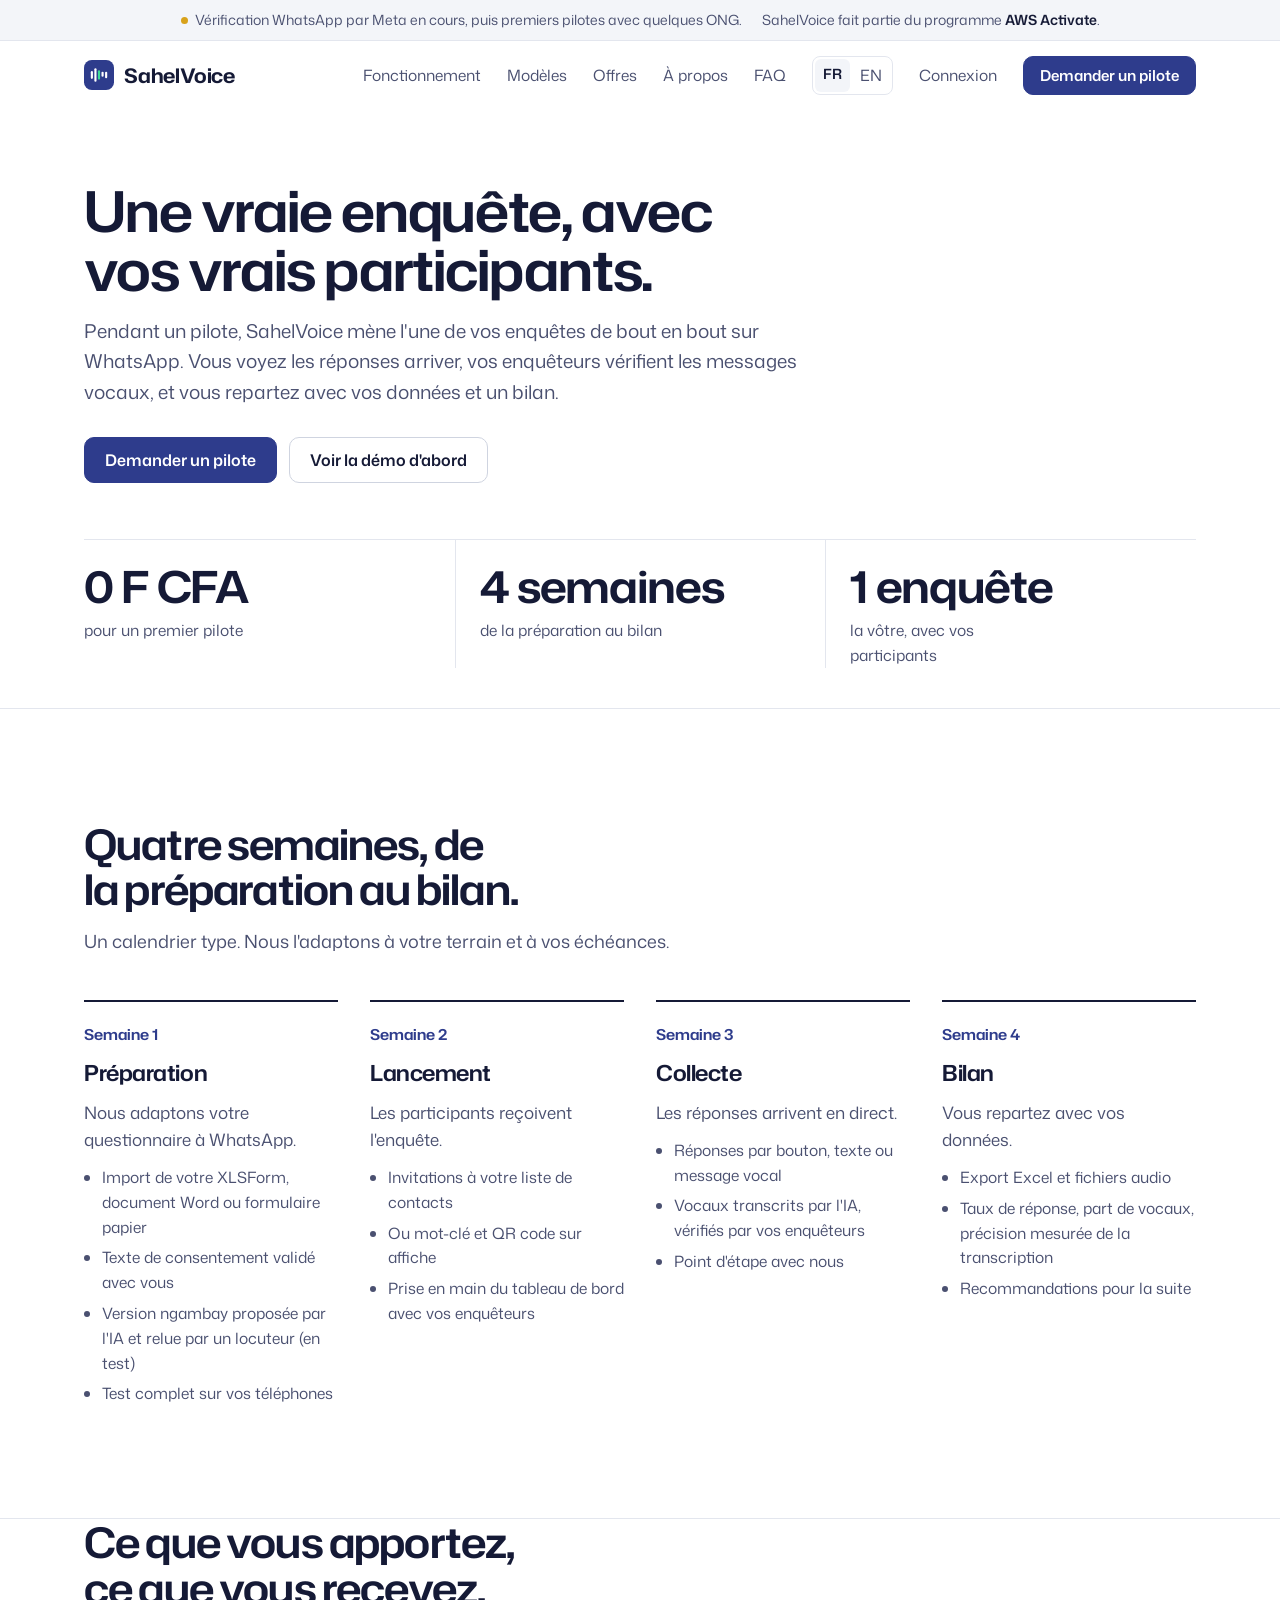
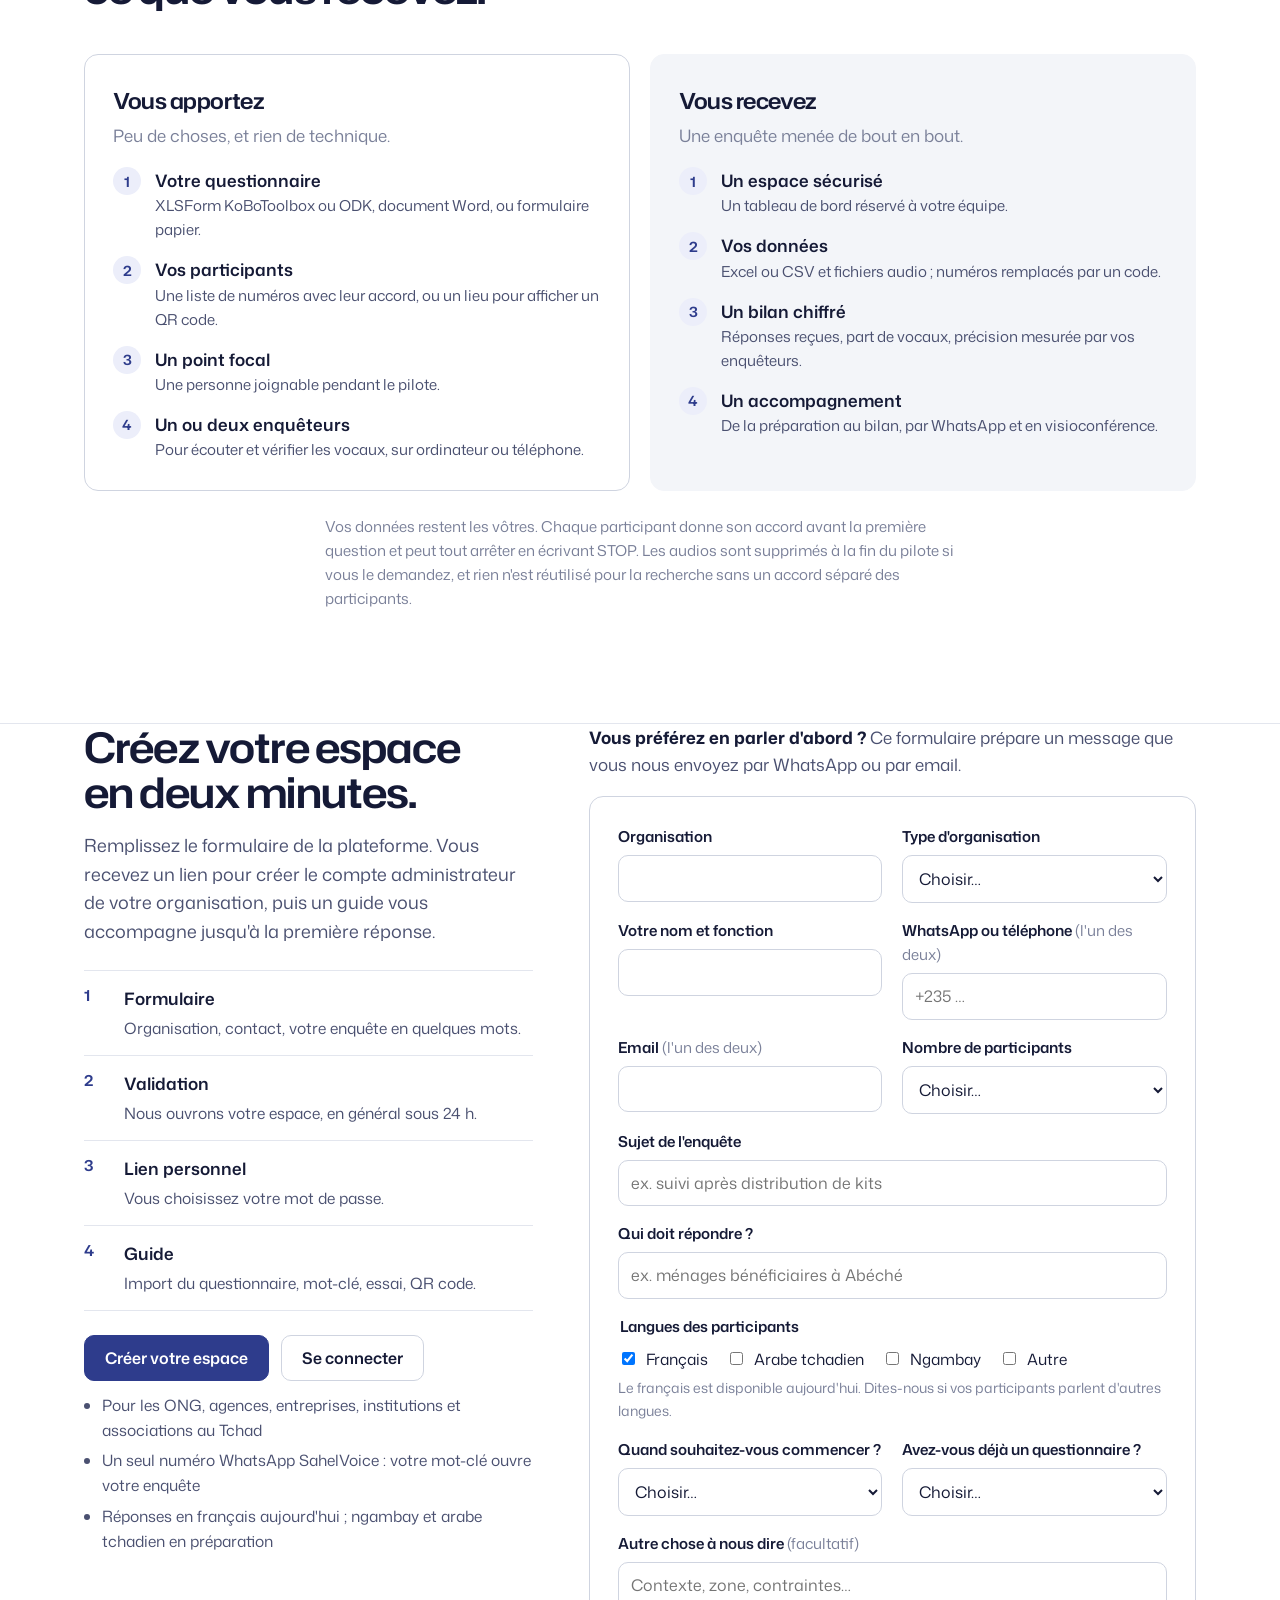
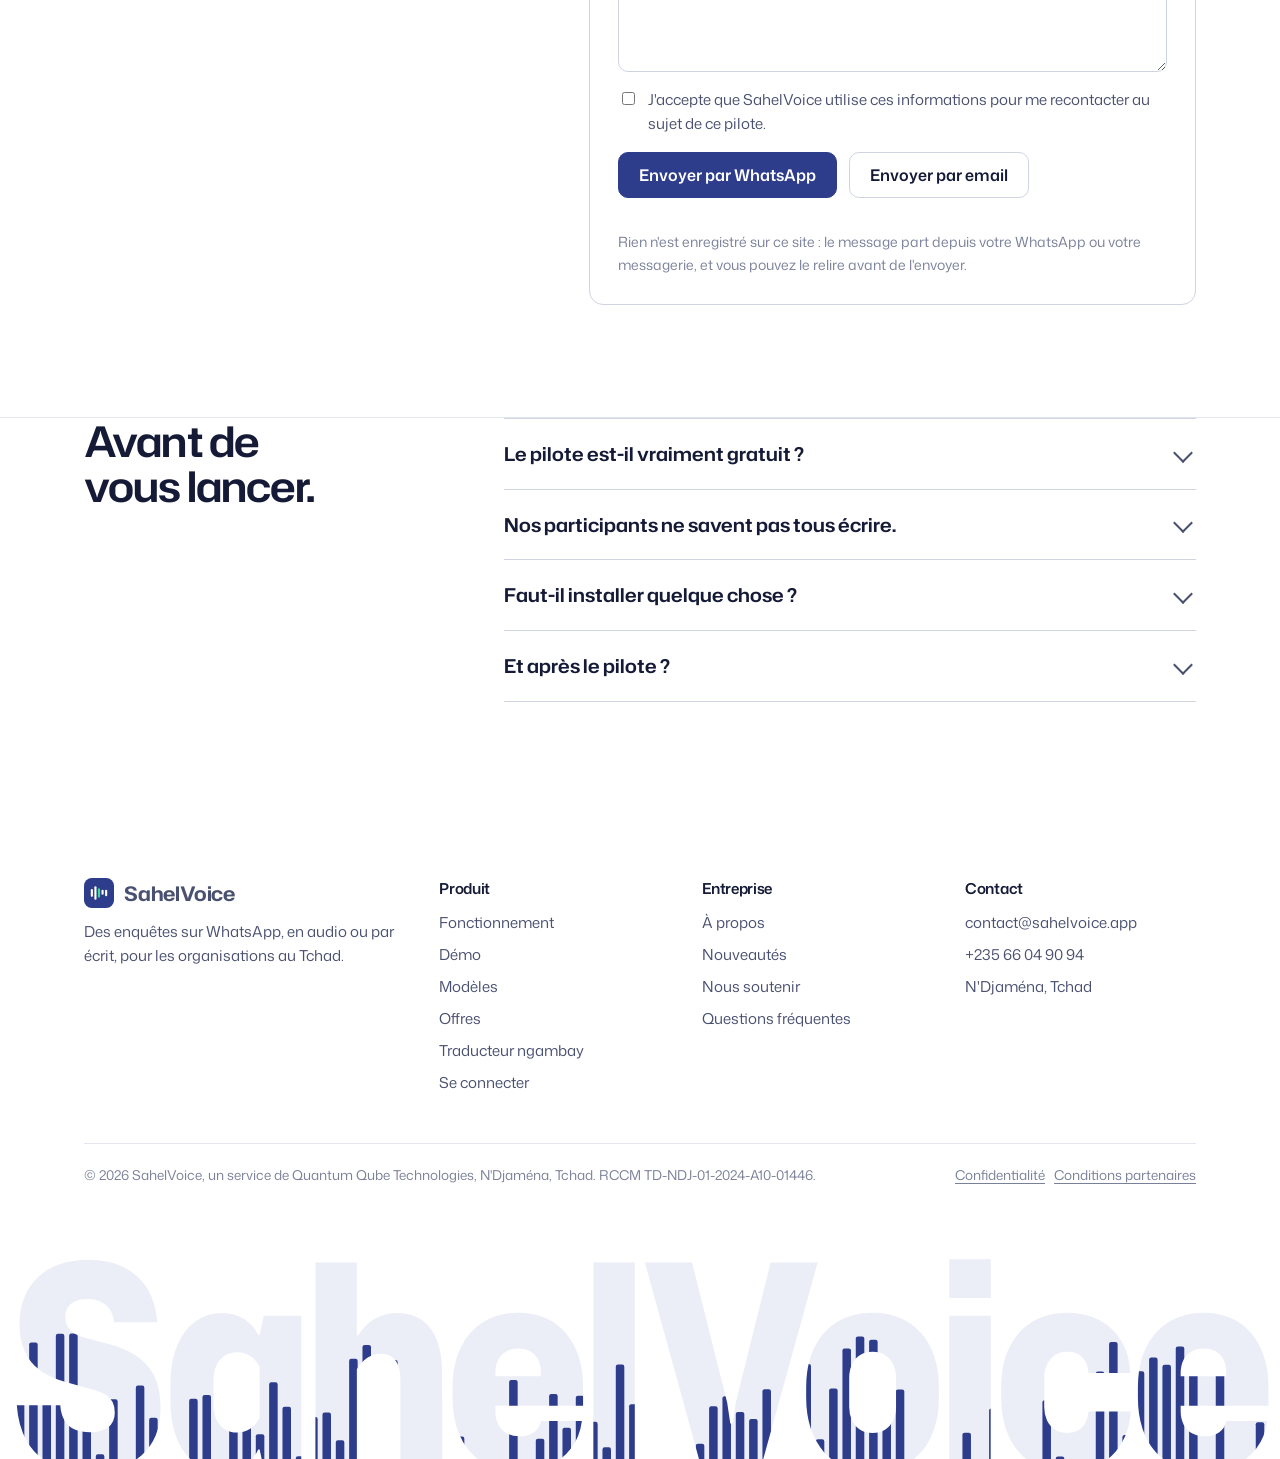
<file: pilote/index.html>
<!doctype html>
<html lang="fr">
<head>
<meta charset="utf-8">
<meta name="viewport" content="width=device-width, initial-scale=1">
<title>Test pilote gratuit | SahelVoice</title>
<meta name="description" content="Menez une vraie enquête WhatsApp avec SahelVoice : préparation, collecte, vérification des vocaux et bilan. Premier pilote gratuit pour les organisations au Tchad.">
<meta property="og:title" content="Test pilote gratuit | SahelVoice">
<meta property="og:description" content="Menez une vraie enquête WhatsApp avec SahelVoice : préparation, collecte, vérification des vocaux et bilan. Premier pilote gratuit pour les organisations au Tchad.">
<meta property="og:image" content="https://sahelvoice.app/og.png">
<meta property="og:url" content="https://sahelvoice.app/pilote/">
<link rel="canonical" href="https://sahelvoice.app/pilote/">
<link rel="alternate" hreflang="fr" href="https://sahelvoice.app/pilote/">
<link rel="alternate" hreflang="en" href="https://sahelvoice.app/en/pilot/">
<meta name="theme-color" content="#ffffff">
<link rel="icon" href="/assets/icon.svg" type="image/svg+xml"><link rel="icon" href="/favicon.ico" sizes="any"><link rel="apple-touch-icon" href="/assets/apple-touch-icon.png">
<link rel="stylesheet" href="/assets/fonts.css?v=202611161200">
<link rel="stylesheet" href="/assets/sv.css?v=202611271415">
<script>document.documentElement.classList.add('js')</script>
</head>
<body>
<div class="note-bar"><div class="wrap">
  <span><span class="dot" aria-hidden="true"></span>Vérification WhatsApp par Meta en cours, puis premiers pilotes avec quelques ONG.</span>
  <span>SahelVoice fait partie du programme <b>AWS Activate</b>.</span>
</div></div>
<header class="top">
  <div class="wrap">
    <nav aria-label="Navigation principale">
      <a class="brand" href="/"><svg width="30" height="30" viewBox="0 0 42 42" aria-hidden="true"><rect width="42" height="42" rx="11" fill="#2e3c8c"/><g stroke="#fff" stroke-width="3" stroke-linecap="round"><path d="M11 25v-8"/><path d="M16 29V13"/><path d="M21 26V16" stroke="#3ddc97"/><path d="M26 22v-4"/><path d="M31 24v-6"/></g></svg>SahelVoice</a>
      <div class="links">
        <a href="/#fonctionnement">Fonctionnement</a>
        <a href="/#modeles">Modèles</a>
        <a href="/#offres">Offres</a>
        <a href="/#apropos">À propos</a>
        <a href="/#faq">FAQ</a>
        <span class="lsw" role="group" aria-label="Langue"><span aria-current="true">FR</span><a href="/en/pilot/" hreflang="en" lang="en">EN</a></span>
        <a href="https://app.sahelvoice.app/login">Connexion</a>
        <a class="btn" href="/pilote/">Demander un pilote</a>
      </div>
    </nav>
  </div>
</header>
<main>
<section class="page-head">
  <div class="wrap">
    <h1>Une vraie enquête, avec vos vrais participants.</h1>
    <p>Pendant un pilote, SahelVoice mène l'une de vos enquêtes de bout en bout sur WhatsApp. Vous voyez les réponses arriver, vos enquêteurs vérifient les messages vocaux, et vous repartez avec vos données et un bilan.</p>
    <div class="btns" style="margin-top:30px"><a class="btn" href="#demande">Demander un pilote</a><a class="btn quiet" href="/demo/">Voir la démo d'abord</a></div>
    <div class="facts facts-3"><div><b>0 F CFA</b><span>pour un premier pilote</span></div><div><b>4 semaines</b><span>de la préparation au bilan</span></div><div><b>1 enquête</b><span>la vôtre, avec vos participants</span></div></div>
  </div>
</section>

  <section id="deroule">
    <div class="wrap">
      <div class="center"><h2>Quatre semaines, de la préparation au bilan.</h2><p class="intro">Un calendrier type. Nous l'adaptons à votre terrain et à vos échéances.</p></div>
      <div class="weeks"><article><span class="wk">Semaine 1</span><h3>Préparation</h3><p>Nous adaptons votre questionnaire à WhatsApp.</p><ul><li>Import de votre XLSForm, document Word ou formulaire papier</li><li>Texte de consentement validé avec vous</li><li>Version ngambay proposée par l'IA et relue par un locuteur (en test)</li><li>Test complet sur vos téléphones</li></ul></article><article><span class="wk">Semaine 2</span><h3>Lancement</h3><p>Les participants reçoivent l'enquête.</p><ul><li>Invitations à votre liste de contacts</li><li>Ou mot-clé et QR code sur affiche</li><li>Prise en main du tableau de bord avec vos enquêteurs</li></ul></article><article><span class="wk">Semaine 3</span><h3>Collecte</h3><p>Les réponses arrivent en direct.</p><ul><li>Réponses par bouton, texte ou message vocal</li><li>Vocaux transcrits par l'IA, vérifiés par vos enquêteurs</li><li>Point d'étape avec nous</li></ul></article><article><span class="wk">Semaine 4</span><h3>Bilan</h3><p>Vous repartez avec vos données.</p><ul><li>Export Excel et fichiers audio</li><li>Taux de réponse, part de vocaux, précision mesurée de la transcription</li><li>Recommandations pour la suite</li></ul></article></div>
    </div>
  </section>

  <section style="padding-top:0">
    <div class="wrap">
      <div class="center"><h2>Ce que vous apportez, ce que vous recevez.</h2></div>
      <div class="give">
        <article><h3>Vous apportez</h3><p class="sub">Peu de choses, et rien de technique.</p><ul><li><i>1</i><div><b>Votre questionnaire</b><small>XLSForm KoBoToolbox ou ODK, document Word, ou formulaire papier.</small></div></li><li><i>2</i><div><b>Vos participants</b><small>Une liste de numéros avec leur accord, ou un lieu pour afficher un QR code.</small></div></li><li><i>3</i><div><b>Un point focal</b><small>Une personne joignable pendant le pilote.</small></div></li><li><i>4</i><div><b>Un ou deux enquêteurs</b><small>Pour écouter et vérifier les vocaux, sur ordinateur ou téléphone.</small></div></li></ul></article>
        <article class="dk"><h3>Vous recevez</h3><p class="sub">Une enquête menée de bout en bout.</p><ul><li><i>1</i><div><b>Un espace sécurisé</b><small>Un tableau de bord réservé à votre équipe.</small></div></li><li><i>2</i><div><b>Vos données</b><small>Excel ou CSV et fichiers audio ; numéros remplacés par un code.</small></div></li><li><i>3</i><div><b>Un bilan chiffré</b><small>Réponses reçues, part de vocaux, précision mesurée par vos enquêteurs.</small></div></li><li><i>4</i><div><b>Un accompagnement</b><small>De la préparation au bilan, par WhatsApp et en visioconférence.</small></div></li></ul></article>
      </div>
      <p class="plans-note" style="max-width:70ch;margin-inline:auto">Vos données restent les vôtres. Chaque participant donne son accord avant la première question et peut tout arrêter en écrivant STOP. Les audios sont supprimés à la fin du pilote si vous le demandez, et rien n'est réutilisé pour la recherche sans un accord séparé des participants.</p>
    </div>
  </section>

  <section id="demande" style="padding-top:0">
    <div class="wrap pform-wrap">
      <div class="side">
        
        <h2>Créez votre espace en deux minutes.</h2>
        <p class="intro">Remplissez le formulaire de la plateforme. Vous recevez un lien pour créer le compte administrateur de votre organisation, puis un guide vous accompagne jusqu'à la première réponse.</p>
        <ol class="selfsteps"><li><b>Formulaire</b><span>Organisation, contact, votre enquête en quelques mots.</span></li><li><b>Validation</b><span>Nous ouvrons votre espace, en général sous 24 h.</span></li><li><b>Lien personnel</b><span>Vous choisissez votre mot de passe.</span></li><li><b>Guide</b><span>Import du questionnaire, mot-clé, essai, QR code.</span></li></ol>
        <div class="selfcta"><a class="btn" href="https://app.sahelvoice.app/rejoindre">Créer votre espace</a><a class="btn ghost" href="https://app.sahelvoice.app/login">Se connecter</a></div>
        <ul><li>Pour les ONG, agences, entreprises, institutions et associations au Tchad</li><li>Un seul numéro WhatsApp SahelVoice : votre mot-clé ouvre votre enquête</li><li>Réponses en français aujourd'hui ; ngambay et arabe tchadien en préparation</li></ul>
      </div>
      <div class="pform-alt">
      <p class="alt-h"><b>Vous préférez en parler d'abord ?</b> Ce formulaire prépare un message que vous nous envoyez par WhatsApp ou par email.</p>
      <form class="pform" id="pform" data-l="{&quot;title&quot;: &quot;Demande de test pilote SahelVoice&quot;, &quot;subject&quot;: &quot;Demande de test pilote&quot;, &quot;missing&quot;: &quot;Merci de remplir les champs en rouge (et au moins un moyen de vous joindre).&quot;, &quot;fields&quot;: [[&quot;org&quot;, &quot;Organisation&quot;], [&quot;type&quot;, &quot;Type&quot;], [&quot;name&quot;, &quot;Contact&quot;], [&quot;phone&quot;, &quot;WhatsApp / tél.&quot;], [&quot;email&quot;, &quot;Email&quot;], [&quot;topic&quot;, &quot;Sujet&quot;], [&quot;audience&quot;, &quot;Participants&quot;], [&quot;size&quot;, &quot;Nombre&quot;], [&quot;langs&quot;, &quot;Langues&quot;], [&quot;when&quot;, &quot;Début souhaité&quot;], [&quot;questionnaire&quot;, &quot;Questionnaire&quot;], [&quot;msg&quot;, &quot;Message&quot;]]}" onsubmit="return false" novalidate>
        <div class="grid2">
          <div class="f"><label for="org">Organisation</label><input id="org" name="org" required autocomplete="organization"></div>
          <div class="f"><label for="type">Type d'organisation</label><select id="type" name="type" required><option value="">Choisir…</option><option>ONG ou agence internationale</option><option>Entreprise ou commerce</option><option>Institution publique</option><option>Association</option><option>Université ou recherche</option><option>Autre</option></select></div>
          <div class="f"><label for="name">Votre nom et fonction</label><input id="name" name="name" required autocomplete="name"></div>
          <div class="f"><label for="phone">WhatsApp ou téléphone <span class="opt">(l'un des deux)</span></label><input id="phone" name="phone" type="tel" autocomplete="tel" placeholder="+235 …"></div>
          <div class="f"><label for="email">Email <span class="opt">(l'un des deux)</span></label><input id="email" name="email" type="email" autocomplete="email"></div>
          <div class="f"><label for="size">Nombre de participants</label><select id="size" name="size" required><option value="">Choisir…</option><option>Moins de 50</option><option>50 à 200</option><option>200 à 1 000</option><option>Plus de 1 000</option><option>Je ne sais pas encore</option></select></div>
        </div>
        <div class="f"><label for="topic">Sujet de l'enquête</label><input id="topic" name="topic" required placeholder="ex. suivi après distribution de kits"></div>
        <div class="f"><label for="audience">Qui doit répondre ?</label><input id="audience" name="audience" required placeholder="ex. ménages bénéficiaires à Abéché"></div>
        <fieldset><legend>Langues des participants</legend><div class="checks"><label><input type="checkbox" name="langs" value="Français" checked> Français</label><label><input type="checkbox" name="langs" value="Arabe tchadien"> Arabe tchadien</label><label><input type="checkbox" name="langs" value="Ngambay"> Ngambay</label><label><input type="checkbox" name="langs" value="Autre"> Autre</label></div><p class="help" style="margin-top:6px">Le français est disponible aujourd'hui. Dites-nous si vos participants parlent d'autres langues.</p></fieldset>
        <div class="grid2">
          <div class="f"><label for="when">Quand souhaitez-vous commencer ?</label><select id="when" name="when" required><option value="">Choisir…</option><option>Dès que possible</option><option>Dans 1 à 3 mois</option><option>Plus tard, à définir</option></select></div>
          <div class="f"><label for="form">Avez-vous déjà un questionnaire ?</label><select id="form" name="questionnaire" required><option value="">Choisir…</option><option>Oui, en XLSForm (KoBo ou ODK)</option><option>Oui, en Word ou sur papier</option><option>Pas encore</option></select></div>
        </div>
        <div class="f"><label for="msg">Autre chose à nous dire <span class="opt">(facultatif)</span></label><textarea id="msg" name="msg" placeholder="Contexte, zone, contraintes…"></textarea></div>
        <label class="consent"><input type="checkbox" name="consent" required> <span>J'accepte que SahelVoice utilise ces informations pour me recontacter au sujet de ce pilote.</span></label>
        <div class="send"><button type="button" class="btn wa">Envoyer par WhatsApp</button><button type="button" class="btn mail">Envoyer par email</button></div>
        <p class="err" role="alert"></p>
        <p class="help">Rien n'est enregistré sur ce site : le message part depuis votre WhatsApp ou votre messagerie, et vous pouvez le relire avant de l'envoyer.</p>
      </form>
      </div>
    </div>
  </section>

  <section style="padding-top:0">
    <div class="wrap faq-wrap">
      <div><h2>Avant de vous lancer.</h2></div>
      <div class="faq"><details><summary>Le pilote est-il vraiment gratuit ?</summary><p>Oui, pour un premier pilote. Si vous invitez une liste de contacts, WhatsApp facture les messages d'invitation selon le tarif de Meta : nous vous le disons avant le lancement. Avec un QR code ou un mot-clé, ce sont les participants qui écrivent en premier.</p></details><details><summary>Nos participants ne savent pas tous écrire.</summary><p>Ils peuvent répondre en touchant un bouton ou en envoyant un message vocal. Vos enquêteurs vérifient ensuite les vocaux.</p></details><details><summary>Faut-il installer quelque chose ?</summary><p>Non. Les participants utilisent WhatsApp. Votre équipe utilise le tableau de bord dans un navigateur.</p></details><details><summary>Et après le pilote ?</summary><p>Vous choisissez : arrêter, ou continuer avec la formule Organisation, sur devis selon votre volume.</p></details></div>
    </div>
  </section>
</main>
<footer>
  <div class="wrap">
    <div class="foot">
      <div>
        <a class="brand" href="/"><svg width="30" height="30" viewBox="0 0 42 42" aria-hidden="true"><rect width="42" height="42" rx="11" fill="#2e3c8c"/><g stroke="#fff" stroke-width="3" stroke-linecap="round"><path d="M11 25v-8"/><path d="M16 29V13"/><path d="M21 26V16" stroke="#3ddc97"/><path d="M26 22v-4"/><path d="M31 24v-6"/></g></svg>SahelVoice</a>
        <p>Des enquêtes sur WhatsApp, en audio ou par écrit, pour les organisations au Tchad.</p>
      </div>
      <div><h3>Produit</h3><ul>
        <li><a href="/#fonctionnement">Fonctionnement</a></li>
        <li><a href="/demo/">Démo</a></li>
        <li><a href="/#modeles">Modèles</a></li>
        <li><a href="/#offres">Offres</a></li>
        <li><a href="/traduction/">Traducteur ngambay</a></li>
        <li><a href="https://app.sahelvoice.app/login">Se connecter</a></li>
      </ul></div>
      <div><h3>Entreprise</h3><ul>
        <li><a href="/#apropos">À propos</a></li>
        <li><a href="/#nouveautes">Nouveautés</a></li>
        <li><a href="/#soutenir">Nous soutenir</a></li>
        <li><a href="/#faq">Questions fréquentes</a></li>
      </ul></div>
      <div><h3>Contact</h3><ul>
        <li><a href="mailto:contact@sahelvoice.app">contact@sahelvoice.app</a></li>
        <li><a href="https://wa.me/23566049094">+235 66 04 90 94</a></li>
        <li>N'Djaména, Tchad</li>
      </ul></div>
    </div>
    <div class="legal">
      <span>© 2026 SahelVoice, un service de Quantum Qube Technologies, N'Djaména, Tchad. RCCM TD-NDJ-01-2024-A10-01446.</span>
      <span><a href="/confidentialite/">Confidentialité</a> &nbsp; <a href="/conditions/">Conditions partenaires</a></span>
    </div>
  </div>
  <div class="giant" aria-hidden="true">
    <svg viewBox="0 0 1200 236" preserveAspectRatio="xMidYMin meet">
      <defs><clipPath id="sv-word"><text x="600" y="214" text-anchor="middle" textLength="1180" lengthAdjust="spacingAndGlyphs">SahelVoice</text></clipPath></defs>
      <g clip-path="url(#sv-word)"><rect class="giant-bg" width="1200" height="236"/><g class="giant-bars"></g></g>
    </svg>
  </div>
</footer>
<script src="/assets/pilot.js?v=202611111054"></script>
<script src="/assets/sv.js?v=202611271415"></script>
<script src="/assets/menu.js?v=202611271415"></script>
</body>
</html>
</file>
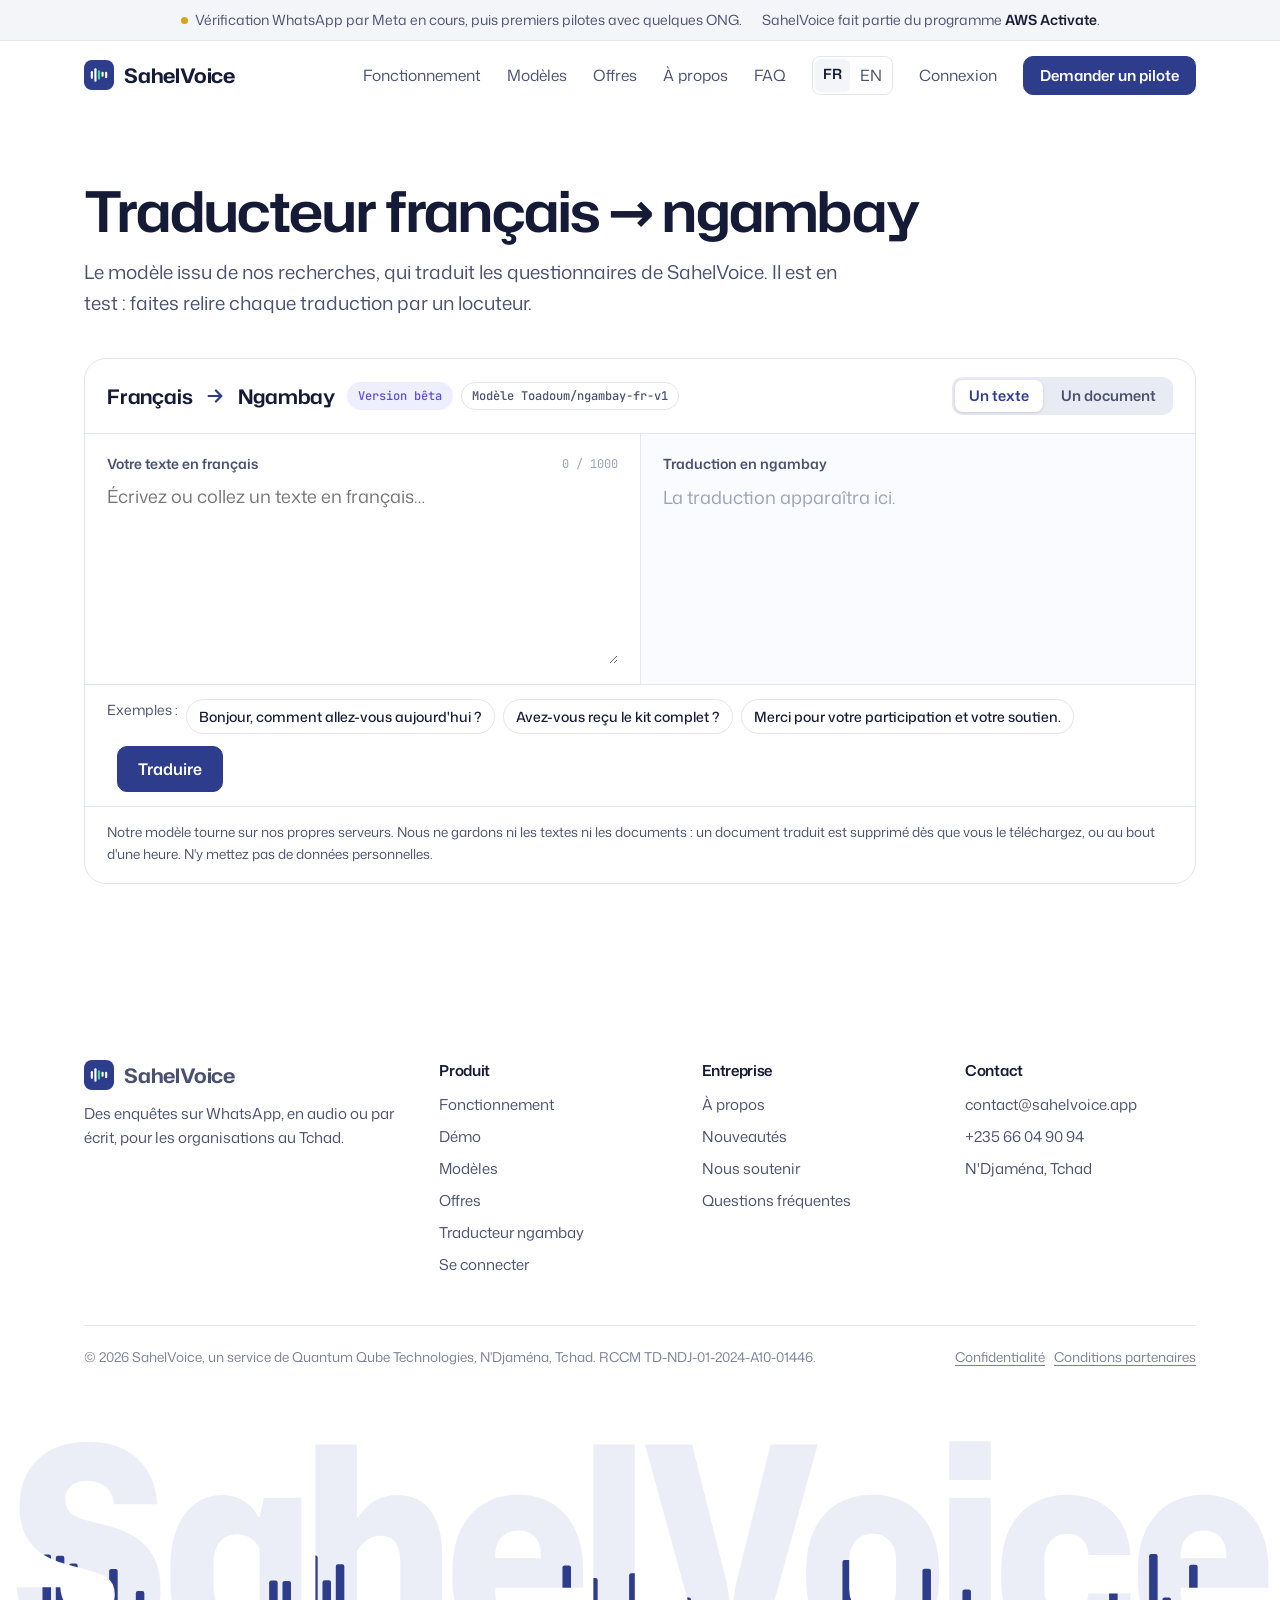
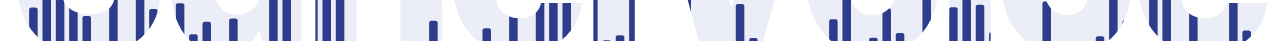
<file: traduction/index.html>
<!doctype html>
<html lang="fr">
<head>
<meta charset="utf-8">
<meta name="viewport" content="width=device-width, initial-scale=1">
<title>Traducteur français → ngambay | SahelVoice</title>
<meta name="description" content="Essayez le modèle de traduction français → ngambay issu des recherches de SahelVoice.">
<meta property="og:title" content="Traducteur français → ngambay | SahelVoice">
<meta property="og:description" content="Essayez le modèle de traduction français → ngambay issu des recherches de SahelVoice.">
<meta property="og:image" content="https://sahelvoice.app/og.png">
<meta property="og:url" content="https://sahelvoice.app/traduction/">
<meta property="og:type" content="website">
<link rel="canonical" href="https://sahelvoice.app/traduction/">
<meta name="theme-color" content="#ffffff">
<link rel="icon" href="/assets/icon.svg" type="image/svg+xml"><link rel="icon" href="/favicon.ico" sizes="any"><link rel="apple-touch-icon" href="/assets/apple-touch-icon.png">
<link rel="alternate" hreflang="fr" href="https://sahelvoice.app/traduction/">
<link rel="alternate" hreflang="en" href="https://sahelvoice.app/en/translation/">
<link rel="alternate" hreflang="x-default" href="https://sahelvoice.app/traduction/">
<link rel="stylesheet" href="/assets/fonts.css?v=202611161200">
<link rel="stylesheet" href="/assets/sv.css?v=202611271415">
<script>document.documentElement.classList.add('js')</script>
</head>
<body>
<div class="note-bar"><div class="wrap">
  <span><span class="dot" aria-hidden="true"></span>Vérification WhatsApp par Meta en cours, puis premiers pilotes avec quelques ONG.</span>
  <span>SahelVoice fait partie du programme <b>AWS Activate</b>.</span>
</div></div>
<header class="top">
  <div class="wrap">
    <nav aria-label="Navigation principale">
      <a class="brand" href="/"><svg width="30" height="30" viewBox="0 0 42 42" aria-hidden="true"><rect width="42" height="42" rx="11" fill="#2e3c8c"/><g stroke="#fff" stroke-width="3" stroke-linecap="round"><path d="M11 25v-8"/><path d="M16 29V13"/><path d="M21 26V16" stroke="#3ddc97"/><path d="M26 22v-4"/><path d="M31 24v-6"/></g></svg>SahelVoice</a>
      <div class="links">
        <a href="/#fonctionnement">Fonctionnement</a>
        <a href="/#modeles">Modèles</a>
        <a href="/#offres">Offres</a>
        <a href="/#apropos">À propos</a>
        <a href="/#faq">FAQ</a>
        <span class="lsw" role="group" aria-label="Langue"><span aria-current="true">FR</span><a href="/en/translation/" hreflang="en" lang="en">EN</a></span>
        <a href="https://app.sahelvoice.app/login">Connexion</a>
        <a class="btn" href="/pilote/">Demander un pilote</a>
      </div>
    </nav>
  </div>
</header>
<main>
<section class="page-head">
  <div class="wrap">
    <h1>Traducteur français → ngambay</h1>
    <p>Le modèle issu de nos recherches, qui traduit les questionnaires de SahelVoice. Il est en test : faites relire chaque traduction par un locuteur.</p>
  </div>
</section>
<section class="doc">
  <div class="wrap">
    <div class="trx" id="trx" data-l="{&quot;working&quot;: &quot;Traduction en cours…&quot;, &quot;waking&quot;: &quot;Encore quelques secondes, le modèle compare plusieurs traductions…&quot;, &quot;done&quot;: &quot;Traduction automatique. Faites-la relire.&quot;, &quot;error&quot;: &quot;Le modèle ne répond pas pour l&#x27;instant. Réessayez dans quelques minutes.&quot;, &quot;placeholder&quot;: &quot;La traduction apparaîtra ici.&quot;, &quot;copy&quot;: &quot;Copier&quot;, &quot;copied&quot;: &quot;Copié&quot;, &quot;pick&quot;: &quot;Choisissez un fichier .docx, .pdf ou .txt.&quot;, &quot;toobig&quot;: &quot;Ce fichier dépasse 3 Mo.&quot;, &quot;sending&quot;: &quot;Envoi du fichier…&quot;, &quot;queued&quot;: &quot;En file d&#x27;attente, position {n}.&quot;, &quot;progress&quot;: &quot;Traduction : {d} phrases sur {t}.&quot;, &quot;ready&quot;: &quot;C&#x27;est prêt. Le fichier ne se télécharge qu&#x27;une fois et disparaît de nos serveurs ensuite.&quot;, &quot;taken&quot;: &quot;Fichier téléchargé et supprimé de nos serveurs.&quot;, &quot;lost&quot;: &quot;La traduction a expiré. Envoyez le fichier à nouveau.&quot;, &quot;docerror&quot;: &quot;&quot;}">
        <div class="trx-top">
          <div class="trx-dir"><span>Français</span><svg width="22" height="22" viewBox="0 0 24 24" fill="none" stroke="currentColor" stroke-width="2.4" stroke-linecap="round" stroke-linejoin="round" aria-hidden="true"><path d="M5 12h14M13 6l6 6-6 6"/></svg><span>Ngambay</span></div>
          <div class="trx-badges"><span class="beta">Version bêta</span><span>Modèle Toadoum/ngambay-fr-v1</span></div>
          <div class="trx-tabs" role="tablist" aria-label="Que voulez-vous traduire ?">
            <button type="button" role="tab" id="tab-text" aria-controls="pane-text" aria-selected="true">Un texte</button>
            <button type="button" role="tab" id="tab-doc" aria-controls="pane-doc" aria-selected="false" tabindex="-1">Un document</button>
          </div>
        </div>
        <div id="pane-text" role="tabpanel" aria-labelledby="tab-text">
          <div class="trx-panes">
            <div class="trx-pane">
              <label class="trx-lbl" for="trx-in"><span>Votre texte en français</span><span class="trx-count"></span></label>
              <textarea id="trx-in" maxlength="1000" lang="fr" placeholder="Écrivez ou collez un texte en français…"></textarea>
            </div>
            <div class="trx-pane">
              <div class="trx-lbl"><span>Traduction en ngambay</span><button type="button" class="trx-copy" hidden>Copier</button></div>
              <div class="trx-out empty" lang="sba" aria-live="polite">La traduction apparaîtra ici.</div>
            </div>
          </div>
          <div class="trx-bar">
            <div class="trx-ex"><span>Exemples :</span><button type="button">Bonjour, comment allez-vous aujourd'hui ?</button><button type="button">Avez-vous reçu le kit complet ?</button><button type="button">Merci pour votre participation et votre soutien.</button></div>
            <div class="trx-go"><span class="trx-status" role="status"></span><button type="button" class="btn dark trx-run">Traduire</button></div>
          </div>
        </div>
        <div id="pane-doc" role="tabpanel" aria-labelledby="tab-doc" hidden>
          <div class="doc">
            <label class="drop" for="doc-file">
              <input type="file" id="doc-file" accept=".docx,.pdf,.txt,application/vnd.openxmlformats-officedocument.wordprocessingml.document,application/pdf,text/plain">
              <b class="drop-t">Choisir un fichier</b>
              <span class="drop-n">Word (.docx), PDF ou texte (.txt), 3 Mo et environ 3 pages au plus.</span>
            </label>
            <div class="doc-side">
              <label class="opt"><input type="checkbox" id="doc-bi"> <span>Version bilingue : chaque paragraphe en français, suivi de sa traduction</span></label>
              <p class="doc-how">Un fichier Word revient en Word, avec ses titres, ses tableaux et sa mise en forme. Un PDF ou un texte revient en document Word.</p>
              <div class="doc-go"><button type="button" class="btn dark doc-run">Traduire le document</button><a class="btn doc-dl" hidden download>Télécharger la traduction</a></div>
              <p class="doc-status" role="status" aria-live="polite"></p>
              <div class="doc-bar" hidden><i></i></div>
            </div>
          </div>
        </div>
        <p class="trx-foot">Notre modèle tourne sur nos propres serveurs. Nous ne gardons ni les textes ni les documents : un document traduit est supprimé dès que vous le téléchargez, ou au bout d'une heure. N'y mettez pas de données personnelles.</p>
      </div>
  </div>
</section>
</main>
<footer>
  <div class="wrap">
    <div class="foot">
      <div>
        <a class="brand" href="/"><svg width="30" height="30" viewBox="0 0 42 42" aria-hidden="true"><rect width="42" height="42" rx="11" fill="#2e3c8c"/><g stroke="#fff" stroke-width="3" stroke-linecap="round"><path d="M11 25v-8"/><path d="M16 29V13"/><path d="M21 26V16" stroke="#3ddc97"/><path d="M26 22v-4"/><path d="M31 24v-6"/></g></svg>SahelVoice</a>
        <p>Des enquêtes sur WhatsApp, en audio ou par écrit, pour les organisations au Tchad.</p>
      </div>
      <div><h3>Produit</h3><ul>
        <li><a href="/#fonctionnement">Fonctionnement</a></li>
        <li><a href="/demo/">Démo</a></li>
        <li><a href="/#modeles">Modèles</a></li>
        <li><a href="/#offres">Offres</a></li>
        <li><a href="/traduction/">Traducteur ngambay</a></li>
        <li><a href="https://app.sahelvoice.app/login">Se connecter</a></li>
      </ul></div>
      <div><h3>Entreprise</h3><ul>
        <li><a href="/#apropos">À propos</a></li>
        <li><a href="/#nouveautes">Nouveautés</a></li>
        <li><a href="/#soutenir">Nous soutenir</a></li>
        <li><a href="/#faq">Questions fréquentes</a></li>
      </ul></div>
      <div><h3>Contact</h3><ul>
        <li><a href="mailto:contact@sahelvoice.app">contact@sahelvoice.app</a></li>
        <li><a href="https://wa.me/23566049094">+235 66 04 90 94</a></li>
        <li>N'Djaména, Tchad</li>
      </ul></div>
    </div>
    <div class="legal">
      <span>© 2026 SahelVoice, un service de Quantum Qube Technologies, N'Djaména, Tchad. RCCM TD-NDJ-01-2024-A10-01446.</span>
      <span><a href="/confidentialite/">Confidentialité</a> &nbsp; <a href="/conditions/">Conditions partenaires</a></span>
    </div>
  </div>
  <div class="giant" aria-hidden="true">
    <svg viewBox="0 0 1200 236" preserveAspectRatio="xMidYMin meet">
      <defs><clipPath id="sv-word"><text x="600" y="214" text-anchor="middle" textLength="1180" lengthAdjust="spacingAndGlyphs">SahelVoice</text></clipPath></defs>
      <g clip-path="url(#sv-word)"><rect class="giant-bg" width="1200" height="236"/><g class="giant-bars"></g></g>
    </svg>
  </div>
</footer>
<script src="/assets/translate.js?v=202611131330"></script>
<script src="/assets/sv.js?v=202611271415"></script>
<script src="/assets/menu.js?v=202611271415"></script>
</body>
</html>
</file>
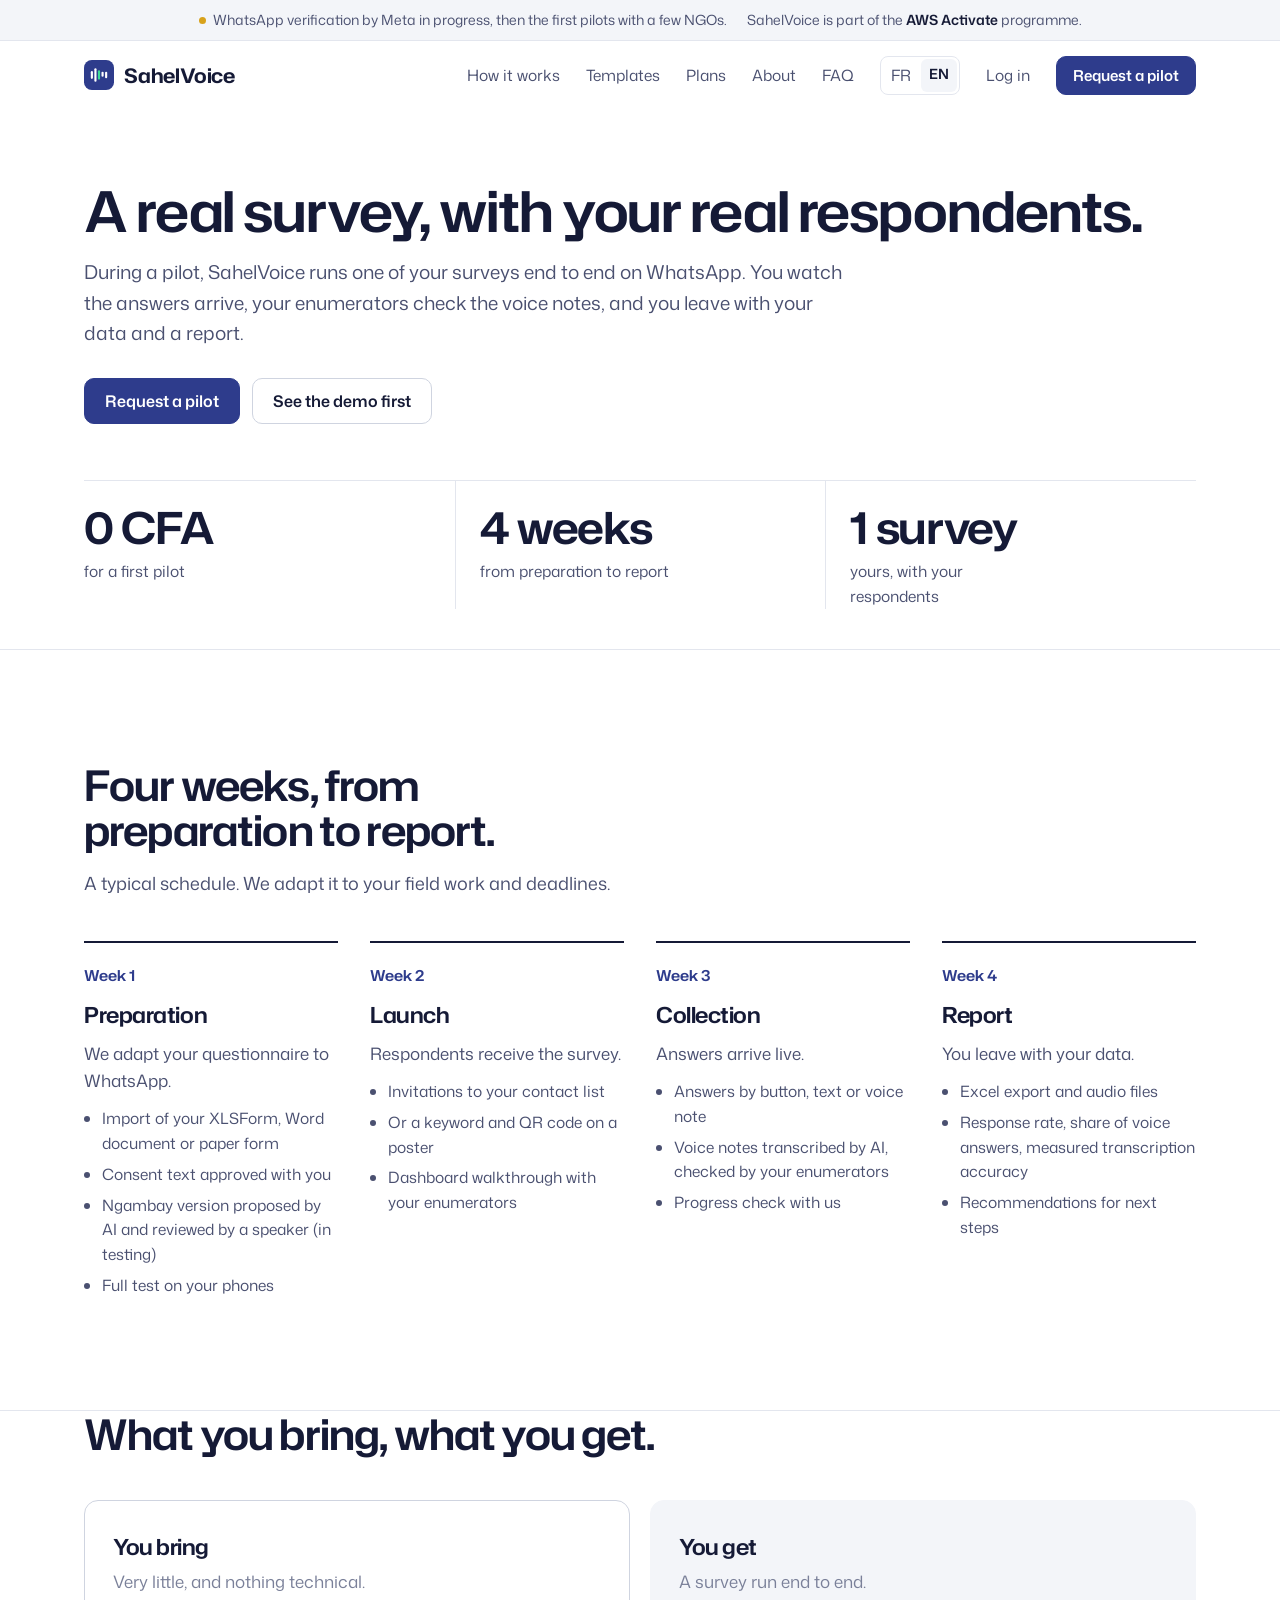
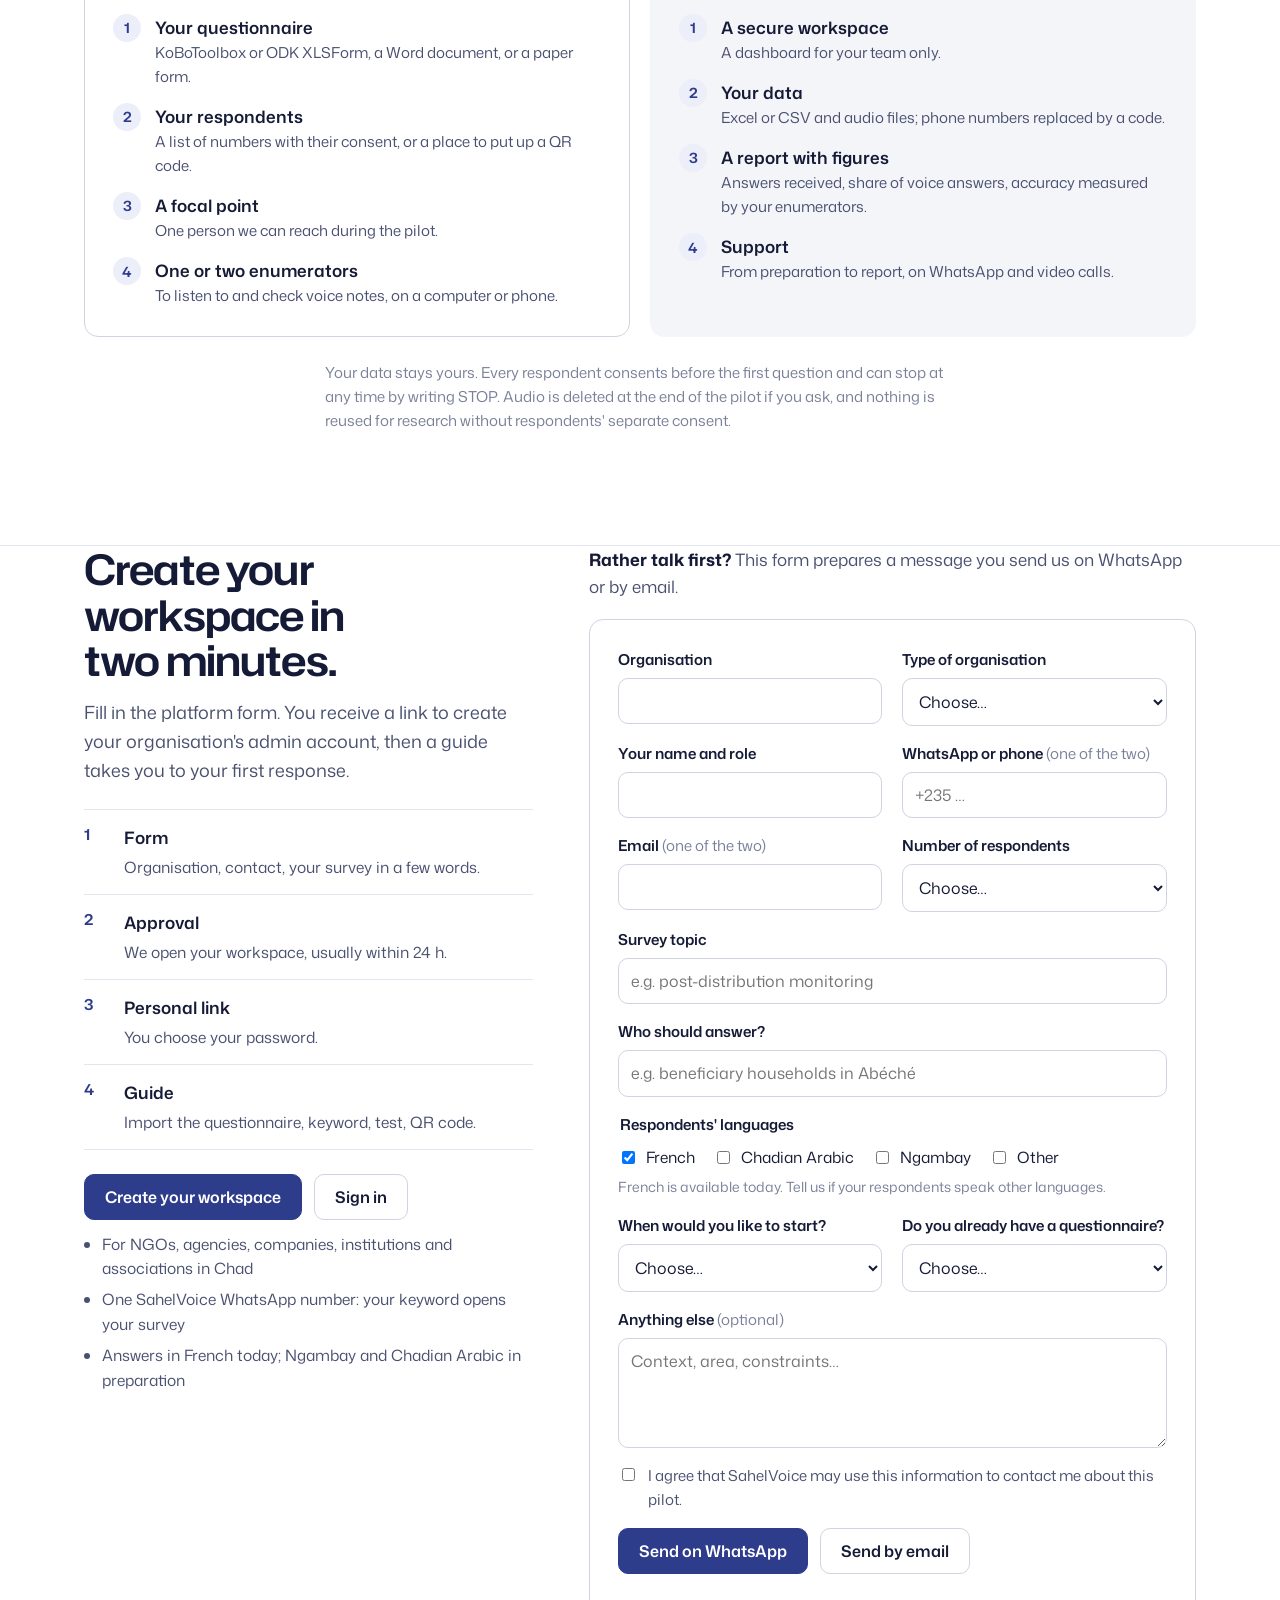
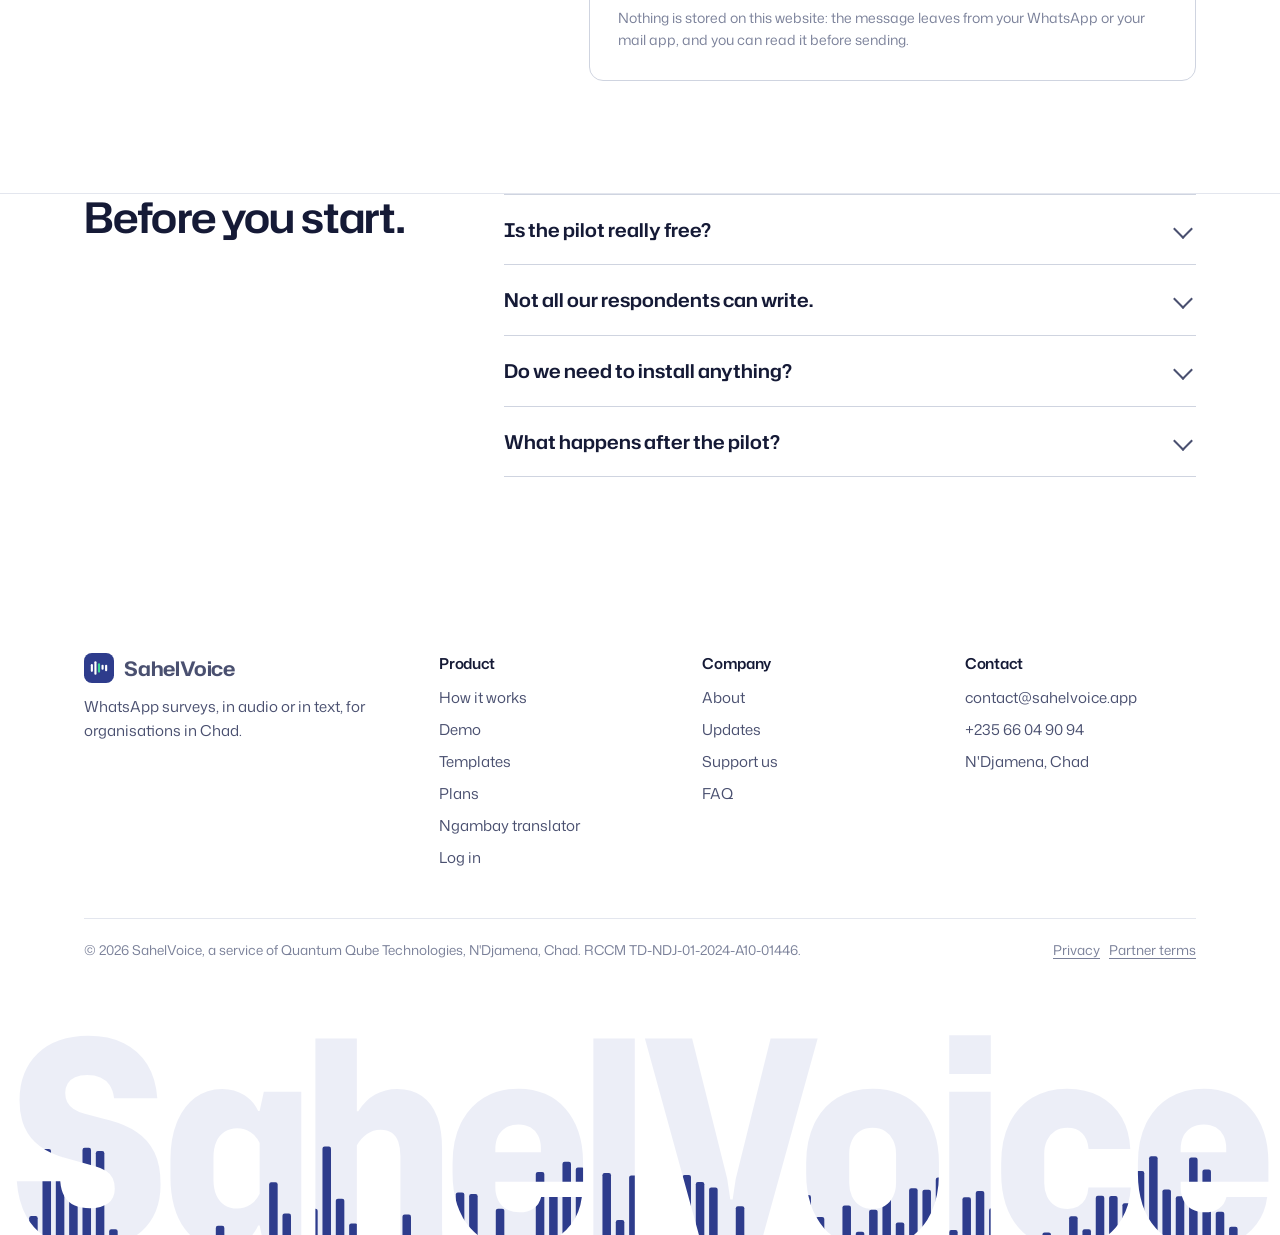
<file: en/pilot/index.html>
<!doctype html>
<html lang="en">
<head>
<meta charset="utf-8">
<meta name="viewport" content="width=device-width, initial-scale=1">
<title>Free pilot | SahelVoice</title>
<meta name="description" content="Run a real WhatsApp survey with SahelVoice: preparation, collection, voice note review and a final report. First pilot free for organisations in Chad.">
<meta property="og:title" content="Free pilot | SahelVoice">
<meta property="og:description" content="Run a real WhatsApp survey with SahelVoice: preparation, collection, voice note review and a final report. First pilot free for organisations in Chad.">
<meta property="og:image" content="https://sahelvoice.app/og.png">
<meta property="og:url" content="https://sahelvoice.app/en/pilot/">
<link rel="canonical" href="https://sahelvoice.app/en/pilot/">
<link rel="alternate" hreflang="fr" href="https://sahelvoice.app/pilote/">
<link rel="alternate" hreflang="en" href="https://sahelvoice.app/en/pilot/">
<meta name="theme-color" content="#ffffff">
<link rel="icon" href="/assets/icon.svg" type="image/svg+xml"><link rel="icon" href="/favicon.ico" sizes="any"><link rel="apple-touch-icon" href="/assets/apple-touch-icon.png">
<link rel="stylesheet" href="/assets/fonts.css?v=202611161200">
<link rel="stylesheet" href="/assets/sv.css?v=202611271415">
<script>document.documentElement.classList.add('js')</script>
</head>
<body>
<div class="note-bar"><div class="wrap">
  <span><span class="dot" aria-hidden="true"></span>WhatsApp verification by Meta in progress, then the first pilots with a few NGOs.</span>
  <span>SahelVoice is part of the <b>AWS Activate</b> programme.</span>
</div></div>
<header class="top">
  <div class="wrap">
    <nav aria-label="Main navigation">
      <a class="brand" href="/en/"><svg width="30" height="30" viewBox="0 0 42 42" aria-hidden="true"><rect width="42" height="42" rx="11" fill="#2e3c8c"/><g stroke="#fff" stroke-width="3" stroke-linecap="round"><path d="M11 25v-8"/><path d="M16 29V13"/><path d="M21 26V16" stroke="#3ddc97"/><path d="M26 22v-4"/><path d="M31 24v-6"/></g></svg>SahelVoice</a>
      <div class="links">
        <a href="/en/#how">How it works</a>
        <a href="/en/#templates">Templates</a>
        <a href="/en/#plans">Plans</a>
        <a href="/en/#about">About</a>
        <a href="/en/#faq">FAQ</a>
        <span class="lsw" role="group" aria-label="Language"><a href="/pilote/" hreflang="fr" lang="fr">FR</a><span aria-current="true">EN</span></span>
        <a href="https://app.sahelvoice.app/login">Log in</a>
        <a class="btn" href="/en/pilot/">Request a pilot</a>
      </div>
    </nav>
  </div>
</header>
<main>
<section class="page-head">
  <div class="wrap">
    <h1>A real survey, with your real respondents.</h1>
    <p>During a pilot, SahelVoice runs one of your surveys end to end on WhatsApp. You watch the answers arrive, your enumerators check the voice notes, and you leave with your data and a report.</p>
    <div class="btns" style="margin-top:30px"><a class="btn" href="#demande">Request a pilot</a><a class="btn quiet" href="/demo/">See the demo first</a></div>
    <div class="facts facts-3"><div><b>0 CFA</b><span>for a first pilot</span></div><div><b>4 weeks</b><span>from preparation to report</span></div><div><b>1 survey</b><span>yours, with your respondents</span></div></div>
  </div>
</section>

  <section id="deroule">
    <div class="wrap">
      <div class="center"><h2>Four weeks, from preparation to report.</h2><p class="intro">A typical schedule. We adapt it to your field work and deadlines.</p></div>
      <div class="weeks"><article><span class="wk">Week 1</span><h3>Preparation</h3><p>We adapt your questionnaire to WhatsApp.</p><ul><li>Import of your XLSForm, Word document or paper form</li><li>Consent text approved with you</li><li>Ngambay version proposed by AI and reviewed by a speaker (in testing)</li><li>Full test on your phones</li></ul></article><article><span class="wk">Week 2</span><h3>Launch</h3><p>Respondents receive the survey.</p><ul><li>Invitations to your contact list</li><li>Or a keyword and QR code on a poster</li><li>Dashboard walkthrough with your enumerators</li></ul></article><article><span class="wk">Week 3</span><h3>Collection</h3><p>Answers arrive live.</p><ul><li>Answers by button, text or voice note</li><li>Voice notes transcribed by AI, checked by your enumerators</li><li>Progress check with us</li></ul></article><article><span class="wk">Week 4</span><h3>Report</h3><p>You leave with your data.</p><ul><li>Excel export and audio files</li><li>Response rate, share of voice answers, measured transcription accuracy</li><li>Recommendations for next steps</li></ul></article></div>
    </div>
  </section>

  <section style="padding-top:0">
    <div class="wrap">
      <div class="center"><h2>What you bring, what you get.</h2></div>
      <div class="give">
        <article><h3>You bring</h3><p class="sub">Very little, and nothing technical.</p><ul><li><i>1</i><div><b>Your questionnaire</b><small>KoBoToolbox or ODK XLSForm, a Word document, or a paper form.</small></div></li><li><i>2</i><div><b>Your respondents</b><small>A list of numbers with their consent, or a place to put up a QR code.</small></div></li><li><i>3</i><div><b>A focal point</b><small>One person we can reach during the pilot.</small></div></li><li><i>4</i><div><b>One or two enumerators</b><small>To listen to and check voice notes, on a computer or phone.</small></div></li></ul></article>
        <article class="dk"><h3>You get</h3><p class="sub">A survey run end to end.</p><ul><li><i>1</i><div><b>A secure workspace</b><small>A dashboard for your team only.</small></div></li><li><i>2</i><div><b>Your data</b><small>Excel or CSV and audio files; phone numbers replaced by a code.</small></div></li><li><i>3</i><div><b>A report with figures</b><small>Answers received, share of voice answers, accuracy measured by your enumerators.</small></div></li><li><i>4</i><div><b>Support</b><small>From preparation to report, on WhatsApp and video calls.</small></div></li></ul></article>
      </div>
      <p class="plans-note" style="max-width:70ch;margin-inline:auto">Your data stays yours. Every respondent consents before the first question and can stop at any time by writing STOP. Audio is deleted at the end of the pilot if you ask, and nothing is reused for research without respondents' separate consent.</p>
    </div>
  </section>

  <section id="demande" style="padding-top:0">
    <div class="wrap pform-wrap">
      <div class="side">
        
        <h2>Create your workspace in two minutes.</h2>
        <p class="intro">Fill in the platform form. You receive a link to create your organisation's admin account, then a guide takes you to your first response.</p>
        <ol class="selfsteps"><li><b>Form</b><span>Organisation, contact, your survey in a few words.</span></li><li><b>Approval</b><span>We open your workspace, usually within 24 h.</span></li><li><b>Personal link</b><span>You choose your password.</span></li><li><b>Guide</b><span>Import the questionnaire, keyword, test, QR code.</span></li></ol>
        <div class="selfcta"><a class="btn" href="https://app.sahelvoice.app/rejoindre?lang=en">Create your workspace</a><a class="btn ghost" href="https://app.sahelvoice.app/login">Sign in</a></div>
        <ul><li>For NGOs, agencies, companies, institutions and associations in Chad</li><li>One SahelVoice WhatsApp number: your keyword opens your survey</li><li>Answers in French today; Ngambay and Chadian Arabic in preparation</li></ul>
      </div>
      <div class="pform-alt">
      <p class="alt-h"><b>Rather talk first?</b> This form prepares a message you send us on WhatsApp or by email.</p>
      <form class="pform" id="pform" data-l="{&quot;title&quot;: &quot;SahelVoice pilot request&quot;, &quot;subject&quot;: &quot;Pilot request&quot;, &quot;missing&quot;: &quot;Please fill in the fields in red (and at least one way to reach you).&quot;, &quot;fields&quot;: [[&quot;org&quot;, &quot;Organisation&quot;], [&quot;type&quot;, &quot;Type&quot;], [&quot;name&quot;, &quot;Contact&quot;], [&quot;phone&quot;, &quot;WhatsApp / phone&quot;], [&quot;email&quot;, &quot;Email&quot;], [&quot;topic&quot;, &quot;Topic&quot;], [&quot;audience&quot;, &quot;Respondents&quot;], [&quot;size&quot;, &quot;Number&quot;], [&quot;langs&quot;, &quot;Languages&quot;], [&quot;when&quot;, &quot;Start&quot;], [&quot;questionnaire&quot;, &quot;Questionnaire&quot;], [&quot;msg&quot;, &quot;Message&quot;]]}" onsubmit="return false" novalidate>
        <div class="grid2">
          <div class="f"><label for="org">Organisation</label><input id="org" name="org" required autocomplete="organization"></div>
          <div class="f"><label for="type">Type of organisation</label><select id="type" name="type" required><option value="">Choose…</option><option>NGO or international agency</option><option>Company or shop</option><option>Public institution</option><option>Association</option><option>University or research</option><option>Other</option></select></div>
          <div class="f"><label for="name">Your name and role</label><input id="name" name="name" required autocomplete="name"></div>
          <div class="f"><label for="phone">WhatsApp or phone <span class="opt">(one of the two)</span></label><input id="phone" name="phone" type="tel" autocomplete="tel" placeholder="+235 …"></div>
          <div class="f"><label for="email">Email <span class="opt">(one of the two)</span></label><input id="email" name="email" type="email" autocomplete="email"></div>
          <div class="f"><label for="size">Number of respondents</label><select id="size" name="size" required><option value="">Choose…</option><option>Fewer than 50</option><option>50 to 200</option><option>200 to 1,000</option><option>More than 1,000</option><option>Not sure yet</option></select></div>
        </div>
        <div class="f"><label for="topic">Survey topic</label><input id="topic" name="topic" required placeholder="e.g. post-distribution monitoring"></div>
        <div class="f"><label for="audience">Who should answer?</label><input id="audience" name="audience" required placeholder="e.g. beneficiary households in Abéché"></div>
        <fieldset><legend>Respondents' languages</legend><div class="checks"><label><input type="checkbox" name="langs" value="French" checked> French</label><label><input type="checkbox" name="langs" value="Chadian Arabic"> Chadian Arabic</label><label><input type="checkbox" name="langs" value="Ngambay"> Ngambay</label><label><input type="checkbox" name="langs" value="Other"> Other</label></div><p class="help" style="margin-top:6px">French is available today. Tell us if your respondents speak other languages.</p></fieldset>
        <div class="grid2">
          <div class="f"><label for="when">When would you like to start?</label><select id="when" name="when" required><option value="">Choose…</option><option>As soon as possible</option><option>In 1 to 3 months</option><option>Later, to be decided</option></select></div>
          <div class="f"><label for="form">Do you already have a questionnaire?</label><select id="form" name="questionnaire" required><option value="">Choose…</option><option>Yes, as an XLSForm (KoBo or ODK)</option><option>Yes, in Word or on paper</option><option>Not yet</option></select></div>
        </div>
        <div class="f"><label for="msg">Anything else <span class="opt">(optional)</span></label><textarea id="msg" name="msg" placeholder="Context, area, constraints…"></textarea></div>
        <label class="consent"><input type="checkbox" name="consent" required> <span>I agree that SahelVoice may use this information to contact me about this pilot.</span></label>
        <div class="send"><button type="button" class="btn wa">Send on WhatsApp</button><button type="button" class="btn mail">Send by email</button></div>
        <p class="err" role="alert"></p>
        <p class="help">Nothing is stored on this website: the message leaves from your WhatsApp or your mail app, and you can read it before sending.</p>
      </form>
      </div>
    </div>
  </section>

  <section style="padding-top:0">
    <div class="wrap faq-wrap">
      <div><h2>Before you start.</h2></div>
      <div class="faq"><details><summary>Is the pilot really free?</summary><p>Yes, for a first pilot. If you invite a contact list, WhatsApp charges for invitation messages at Meta's rates; we tell you before launch. With a QR code or keyword, respondents write first.</p></details><details><summary>Not all our respondents can write.</summary><p>They can answer by tapping a button or sending a voice note. Your enumerators then check the voice notes.</p></details><details><summary>Do we need to install anything?</summary><p>No. Respondents use WhatsApp. Your team uses the dashboard in a browser.</p></details><details><summary>What happens after the pilot?</summary><p>You decide: stop, or continue with the Organisation plan, quoted on your volume.</p></details></div>
    </div>
  </section>
</main>
<footer>
  <div class="wrap">
    <div class="foot">
      <div>
        <a class="brand" href="/en/"><svg width="30" height="30" viewBox="0 0 42 42" aria-hidden="true"><rect width="42" height="42" rx="11" fill="#2e3c8c"/><g stroke="#fff" stroke-width="3" stroke-linecap="round"><path d="M11 25v-8"/><path d="M16 29V13"/><path d="M21 26V16" stroke="#3ddc97"/><path d="M26 22v-4"/><path d="M31 24v-6"/></g></svg>SahelVoice</a>
        <p>WhatsApp surveys, in audio or in text, for organisations in Chad.</p>
      </div>
      <div><h3>Product</h3><ul>
        <li><a href="/en/#how">How it works</a></li>
        <li><a href="/demo/">Demo</a></li>
        <li><a href="/en/#templates">Templates</a></li>
        <li><a href="/en/#plans">Plans</a></li>
        <li><a href="/en/translation/">Ngambay translator</a></li>
        <li><a href="https://app.sahelvoice.app/login">Log in</a></li>
      </ul></div>
      <div><h3>Company</h3><ul>
        <li><a href="/en/#about">About</a></li>
        <li><a href="/en/#updates">Updates</a></li>
        <li><a href="/en/#support">Support us</a></li>
        <li><a href="/en/#faq">FAQ</a></li>
      </ul></div>
      <div><h3>Contact</h3><ul>
        <li><a href="mailto:contact@sahelvoice.app">contact@sahelvoice.app</a></li>
        <li><a href="https://wa.me/23566049094">+235 66 04 90 94</a></li>
        <li>N'Djamena, Chad</li>
      </ul></div>
    </div>
    <div class="legal">
      <span>© 2026 SahelVoice, a service of Quantum Qube Technologies, N'Djamena, Chad. RCCM TD-NDJ-01-2024-A10-01446.</span>
      <span><a href="/en/privacy/">Privacy</a> &nbsp; <a href="/en/terms/">Partner terms</a></span>
    </div>
  </div>
  <div class="giant" aria-hidden="true">
    <svg viewBox="0 0 1200 236" preserveAspectRatio="xMidYMin meet">
      <defs><clipPath id="sv-word"><text x="600" y="214" text-anchor="middle" textLength="1180" lengthAdjust="spacingAndGlyphs">SahelVoice</text></clipPath></defs>
      <g clip-path="url(#sv-word)"><rect class="giant-bg" width="1200" height="236"/><g class="giant-bars"></g></g>
    </svg>
  </div>
</footer>
<script src="/assets/pilot.js?v=202611111054"></script>
<script src="/assets/sv.js?v=202611271415"></script>
<script src="/assets/menu.js?v=202611271415"></script>
</body>
</html>
</file>
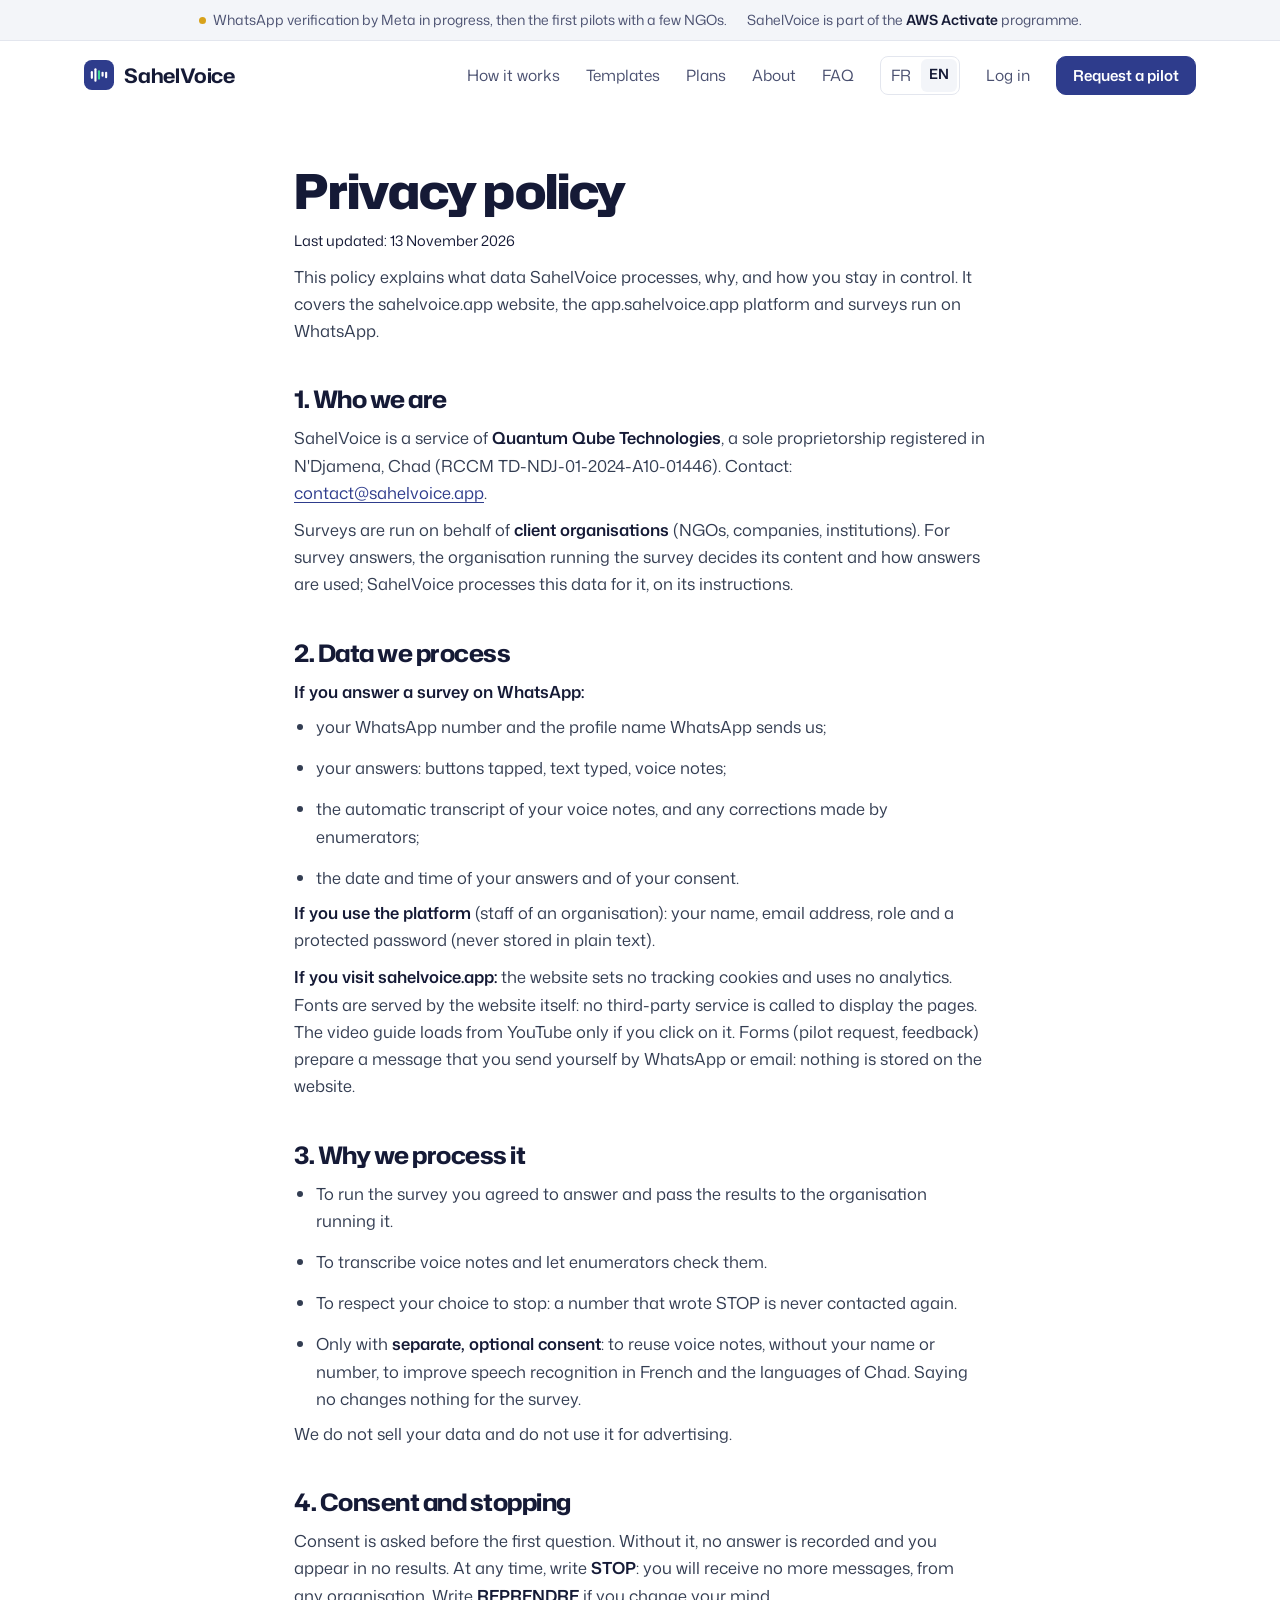
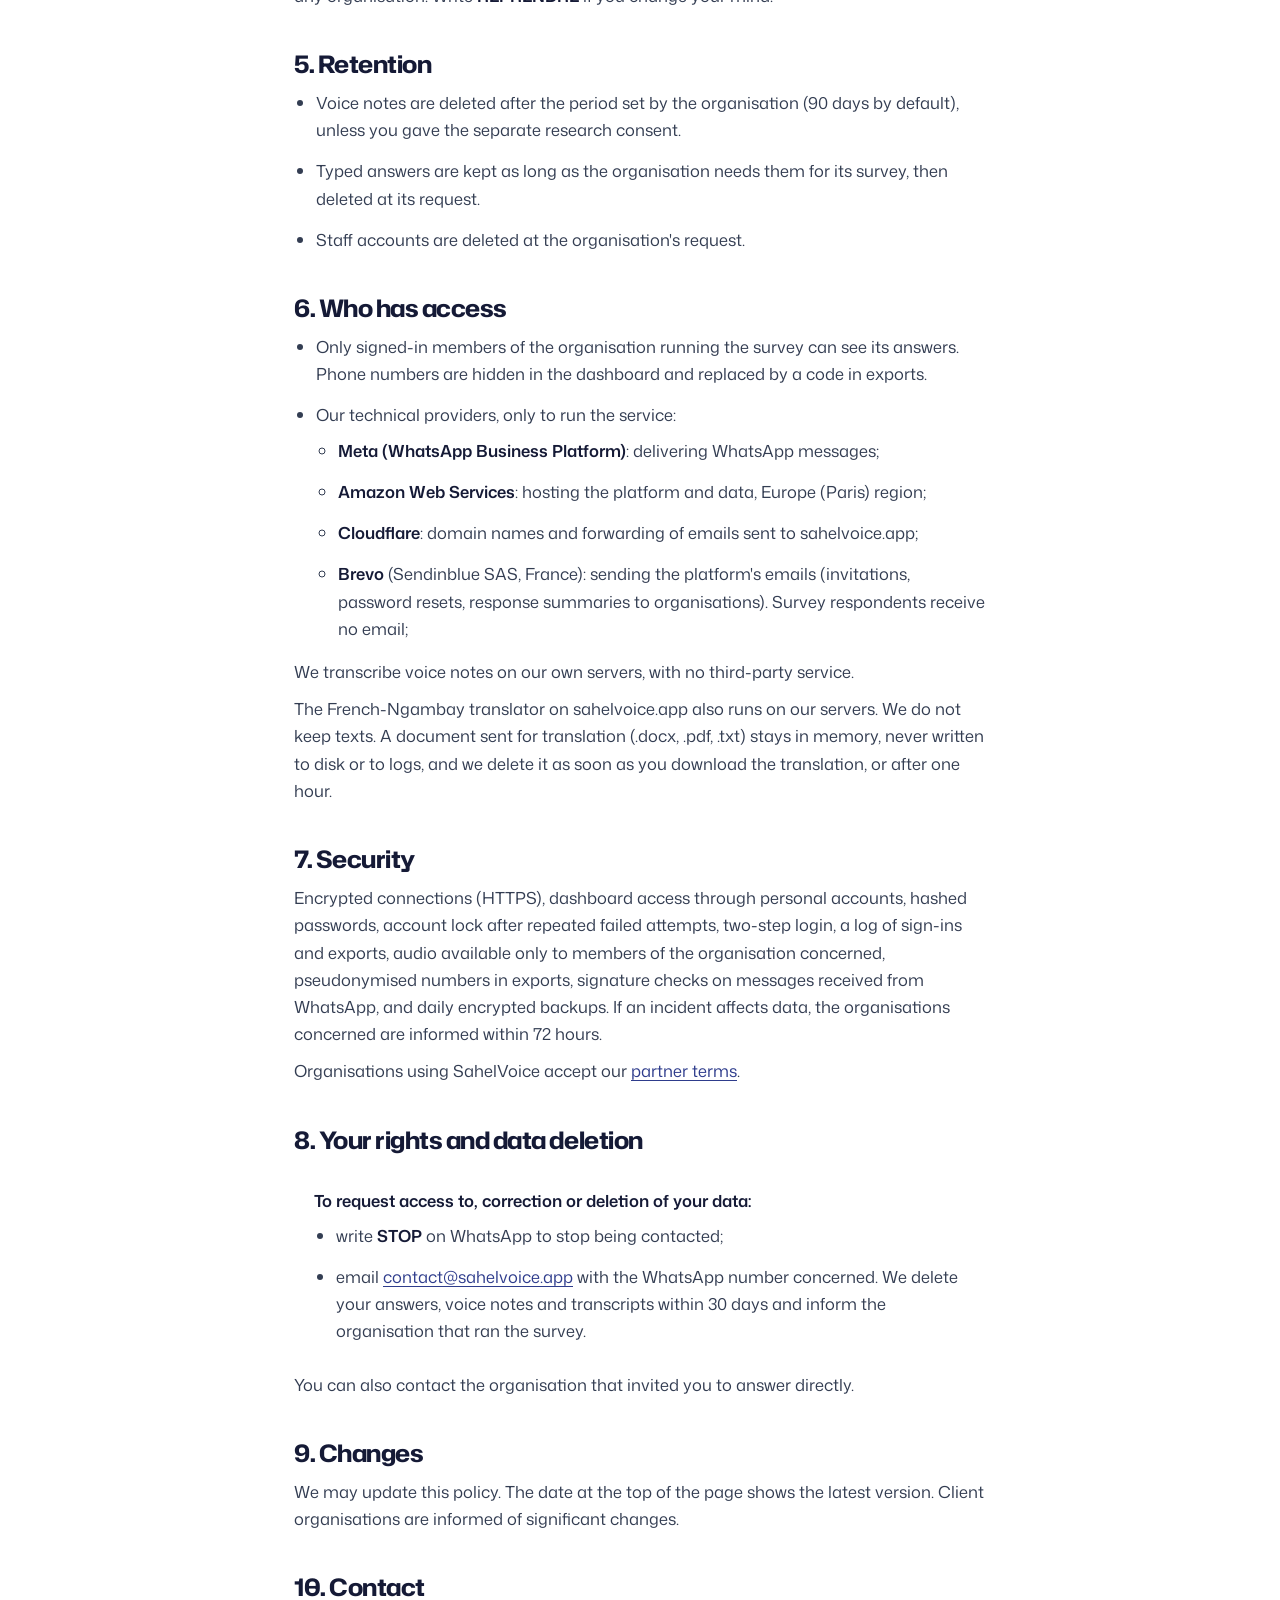
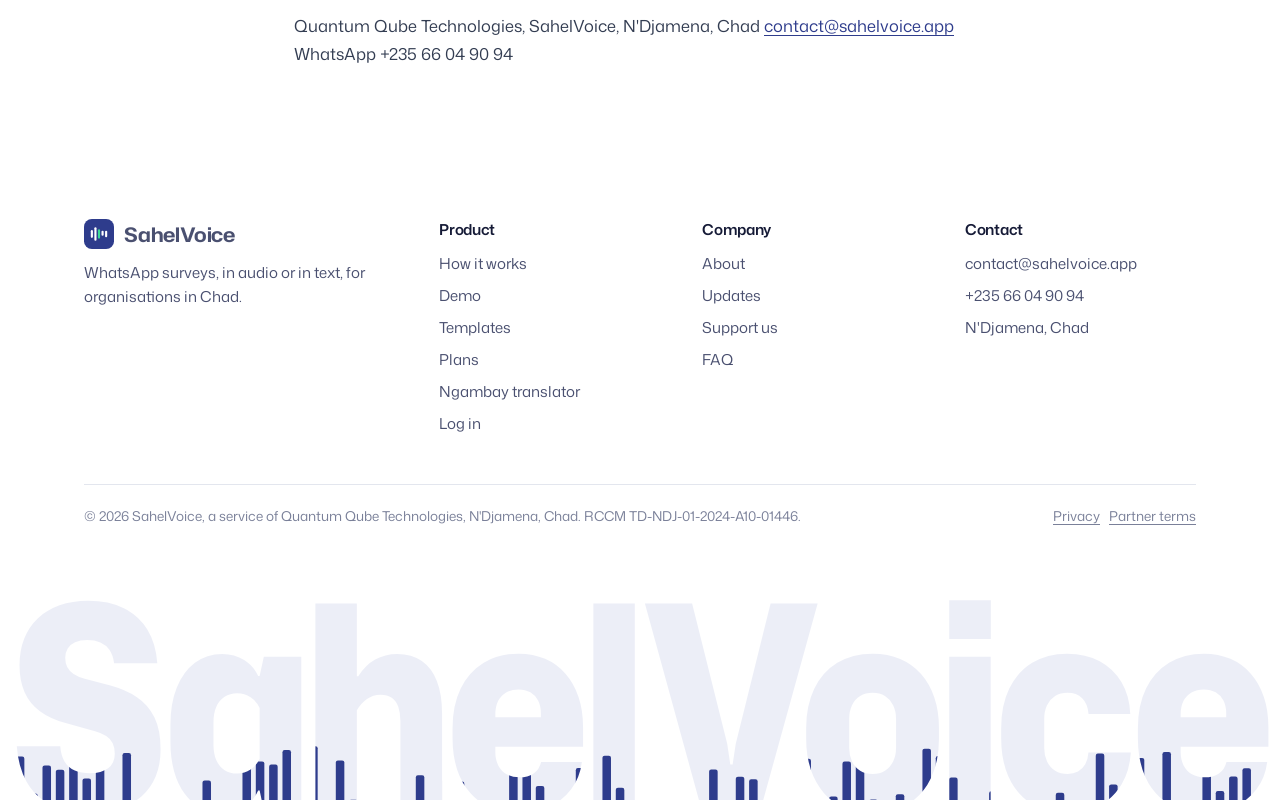
<file: en/privacy/index.html>
<!doctype html>
<html lang="en">
<head>
<meta charset="utf-8">
<meta name="viewport" content="width=device-width, initial-scale=1">
<title>Privacy policy | SahelVoice</title>
<meta name="description" content="How SahelVoice processes the data of WhatsApp survey respondents and platform users.">
<link rel="canonical" href="https://sahelvoice.app/en/privacy/">
<link rel="alternate" hreflang="fr" href="https://sahelvoice.app/confidentialite/">
<link rel="alternate" hreflang="en" href="https://sahelvoice.app/en/privacy/">
<meta name="theme-color" content="#ffffff">
<link rel="icon" href="/assets/icon.svg" type="image/svg+xml"><link rel="icon" href="/favicon.ico" sizes="any"><link rel="apple-touch-icon" href="/assets/apple-touch-icon.png">
<link rel="stylesheet" href="/assets/fonts.css?v=202611161200">
<link rel="stylesheet" href="/assets/sv.css?v=202611271415">
<style>
.legal-doc{max-width:780px;margin:0 auto;padding:56px 20px 88px}
.legal-doc h1{font:800 clamp(34px,5vw,48px)/1.05 var(--display);letter-spacing:-.025em}
.legal-doc .upd{font-size:14.5px;color:var(--text-muted);margin-top:12px}
.legal-doc h2{font:700 24px/1.25 var(--display);margin:40px 0 10px;max-width:none}
.legal-doc p,.legal-doc li{color:#333d52;font-size:16.5px;line-height:1.65}
.legal-doc p+p{margin-top:10px}
.legal-doc ul{padding-left:22px;margin:8px 0}
.legal-doc li+li{margin-top:6px}
.legal-doc .box{background:#fff;border:1px solid var(--rule);border-radius:14px;padding:18px 20px;margin-top:14px}
.legal-doc a{color:var(--indigo)}
</style>
<script>document.documentElement.classList.add('js')</script>
</head>
<body>
<div class="note-bar"><div class="wrap">
  <span><span class="dot" aria-hidden="true"></span>WhatsApp verification by Meta in progress, then the first pilots with a few NGOs.</span>
  <span>SahelVoice is part of the <b>AWS Activate</b> programme.</span>
</div></div>
<header class="top">
  <div class="wrap">
    <nav aria-label="Main navigation">
      <a class="brand" href="/en/"><svg width="30" height="30" viewBox="0 0 42 42" aria-hidden="true"><rect width="42" height="42" rx="11" fill="#2e3c8c"/><g stroke="#fff" stroke-width="3" stroke-linecap="round"><path d="M11 25v-8"/><path d="M16 29V13"/><path d="M21 26V16" stroke="#3ddc97"/><path d="M26 22v-4"/><path d="M31 24v-6"/></g></svg>SahelVoice</a>
      <div class="links">
        <a href="/en/#how">How it works</a>
        <a href="/en/#templates">Templates</a>
        <a href="/en/#plans">Plans</a>
        <a href="/en/#about">About</a>
        <a href="/en/#faq">FAQ</a>
        <span class="lsw" role="group" aria-label="Language"><a href="/confidentialite/" hreflang="fr" lang="fr">FR</a><span aria-current="true">EN</span></span>
        <a href="https://app.sahelvoice.app/login">Log in</a>
        <a class="btn" href="/en/pilot/">Request a pilot</a>
      </div>
    </nav>
  </div>
</header>
<main class="legal-doc"><div class="wrap">
<h1>Privacy policy</h1>
<p class="upd">Last updated: 13 November 2026</p>

<p>This policy explains what data SahelVoice processes, why, and how you stay in control. It covers the sahelvoice.app website, the app.sahelvoice.app platform and surveys run on WhatsApp.</p>

<h2>1. Who we are</h2>
<p>SahelVoice is a service of <b>Quantum Qube Technologies</b>, a sole proprietorship registered in N'Djamena, Chad (RCCM TD-NDJ-01-2024-A10-01446). Contact: <a href="mailto:contact@sahelvoice.app">contact@sahelvoice.app</a>.</p>
<p>Surveys are run on behalf of <b>client organisations</b> (NGOs, companies, institutions). For survey answers, the organisation running the survey decides its content and how answers are used; SahelVoice processes this data for it, on its instructions.</p>

<h2>2. Data we process</h2>
<p><b>If you answer a survey on WhatsApp:</b></p>
<ul>
<li>your WhatsApp number and the profile name WhatsApp sends us;</li>
<li>your answers: buttons tapped, text typed, voice notes;</li>
<li>the automatic transcript of your voice notes, and any corrections made by enumerators;</li>
<li>the date and time of your answers and of your consent.</li>
</ul>
<p><b>If you use the platform</b> (staff of an organisation): your name, email address, role and a protected password (never stored in plain text).</p>
<p><b>If you visit sahelvoice.app:</b> the website sets no tracking cookies and uses no analytics. Fonts are served by the website itself: no third-party service is called to display the pages. The video guide loads from YouTube only if you click on it. Forms (pilot request, feedback) prepare a message that you send yourself by WhatsApp or email: nothing is stored on the website.</p>

<h2>3. Why we process it</h2>
<ul>
<li>To run the survey you agreed to answer and pass the results to the organisation running it.</li>
<li>To transcribe voice notes and let enumerators check them.</li>
<li>To respect your choice to stop: a number that wrote STOP is never contacted again.</li>
<li>Only with <b>separate, optional consent</b>: to reuse voice notes, without your name or number, to improve speech recognition in French and the languages of Chad. Saying no changes nothing for the survey.</li>
</ul>
<p>We do not sell your data and do not use it for advertising.</p>

<h2>4. Consent and stopping</h2>
<p>Consent is asked before the first question. Without it, no answer is recorded and you appear in no results. At any time, write <b>STOP</b>: you will receive no more messages, from any organisation. Write <b>REPRENDRE</b> if you change your mind.</p>

<h2>5. Retention</h2>
<ul>
<li>Voice notes are deleted after the period set by the organisation (90 days by default), unless you gave the separate research consent.</li>
<li>Typed answers are kept as long as the organisation needs them for its survey, then deleted at its request.</li>
<li>Staff accounts are deleted at the organisation's request.</li>
</ul>

<h2>6. Who has access</h2>
<ul>
<li>Only signed-in members of the organisation running the survey can see its answers. Phone numbers are hidden in the dashboard and replaced by a code in exports.</li>
<li>Our technical providers, only to run the service:
  <ul>
  <li><b>Meta (WhatsApp Business Platform)</b>: delivering WhatsApp messages;</li>
  <li><b>Amazon Web Services</b>: hosting the platform and data, Europe (Paris) region;</li>
  <li><b>Cloudflare</b>: domain names and forwarding of emails sent to sahelvoice.app;</li>
  <li><b>Brevo</b> (Sendinblue SAS, France): sending the platform's emails (invitations, password resets, response summaries to organisations). Survey respondents receive no email;</li>
  </ul></li>
</ul>
<p>We transcribe voice notes on our own servers, with no third-party service.</p>
<p>The French-Ngambay translator on sahelvoice.app also runs on our servers. We do not keep texts. A document sent for translation (.docx, .pdf, .txt) stays in memory, never written to disk or to logs, and we delete it as soon as you download the translation, or after one hour.</p>

<h2>7. Security</h2>
<p>Encrypted connections (HTTPS), dashboard access through personal accounts, hashed passwords, account lock after repeated failed attempts, two-step login, a log of sign-ins and exports, audio available only to members of the organisation concerned, pseudonymised numbers in exports, signature checks on messages received from WhatsApp, and daily encrypted backups. If an incident affects data, the organisations concerned are informed within 72 hours.</p>
<p>Organisations using SahelVoice accept our <a href="../terms/">partner terms</a>.</p>

<h2>8. Your rights and data deletion</h2>
<div class="box">
<p><b>To request access to, correction or deletion of your data:</b></p>
<ul>
<li>write <b>STOP</b> on WhatsApp to stop being contacted;</li>
<li>email <a href="mailto:contact@sahelvoice.app?subject=Data%20deletion%20request">contact@sahelvoice.app</a> with the WhatsApp number concerned. We delete your answers, voice notes and transcripts within 30 days and inform the organisation that ran the survey.</li>
</ul>
</div>
<p>You can also contact the organisation that invited you to answer directly.</p>

<h2>9. Changes</h2>
<p>We may update this policy. The date at the top of the page shows the latest version. Client organisations are informed of significant changes.</p>

<h2>10. Contact</h2>
<p>Quantum Qube Technologies, SahelVoice, N'Djamena, Chad <a href="mailto:contact@sahelvoice.app">contact@sahelvoice.app</a> WhatsApp +235 66 04 90 94</p>

</div></main>
<footer>
  <div class="wrap">
    <div class="foot">
      <div>
        <a class="brand" href="/en/"><svg width="30" height="30" viewBox="0 0 42 42" aria-hidden="true"><rect width="42" height="42" rx="11" fill="#2e3c8c"/><g stroke="#fff" stroke-width="3" stroke-linecap="round"><path d="M11 25v-8"/><path d="M16 29V13"/><path d="M21 26V16" stroke="#3ddc97"/><path d="M26 22v-4"/><path d="M31 24v-6"/></g></svg>SahelVoice</a>
        <p>WhatsApp surveys, in audio or in text, for organisations in Chad.</p>
      </div>
      <div><h3>Product</h3><ul>
        <li><a href="/en/#how">How it works</a></li>
        <li><a href="/demo/">Demo</a></li>
        <li><a href="/en/#templates">Templates</a></li>
        <li><a href="/en/#plans">Plans</a></li>
        <li><a href="/en/translation/">Ngambay translator</a></li>
        <li><a href="https://app.sahelvoice.app/login">Log in</a></li>
      </ul></div>
      <div><h3>Company</h3><ul>
        <li><a href="/en/#about">About</a></li>
        <li><a href="/en/#updates">Updates</a></li>
        <li><a href="/en/#support">Support us</a></li>
        <li><a href="/en/#faq">FAQ</a></li>
      </ul></div>
      <div><h3>Contact</h3><ul>
        <li><a href="mailto:contact@sahelvoice.app">contact@sahelvoice.app</a></li>
        <li><a href="https://wa.me/23566049094">+235 66 04 90 94</a></li>
        <li>N'Djamena, Chad</li>
      </ul></div>
    </div>
    <div class="legal">
      <span>© 2026 SahelVoice, a service of Quantum Qube Technologies, N'Djamena, Chad. RCCM TD-NDJ-01-2024-A10-01446.</span>
      <span><a href="/en/privacy/">Privacy</a> &nbsp; <a href="/en/terms/">Partner terms</a></span>
    </div>
  </div>
  <div class="giant" aria-hidden="true">
    <svg viewBox="0 0 1200 236" preserveAspectRatio="xMidYMin meet">
      <defs><clipPath id="sv-word"><text x="600" y="214" text-anchor="middle" textLength="1180" lengthAdjust="spacingAndGlyphs">SahelVoice</text></clipPath></defs>
      <g clip-path="url(#sv-word)"><rect class="giant-bg" width="1200" height="236"/><g class="giant-bars"></g></g>
    </svg>
  </div>
</footer>
<script src="/assets/sv.js?v=202611271415"></script>
<script src="/assets/menu.js?v=202611271415"></script>
</body>
</html>
</file>
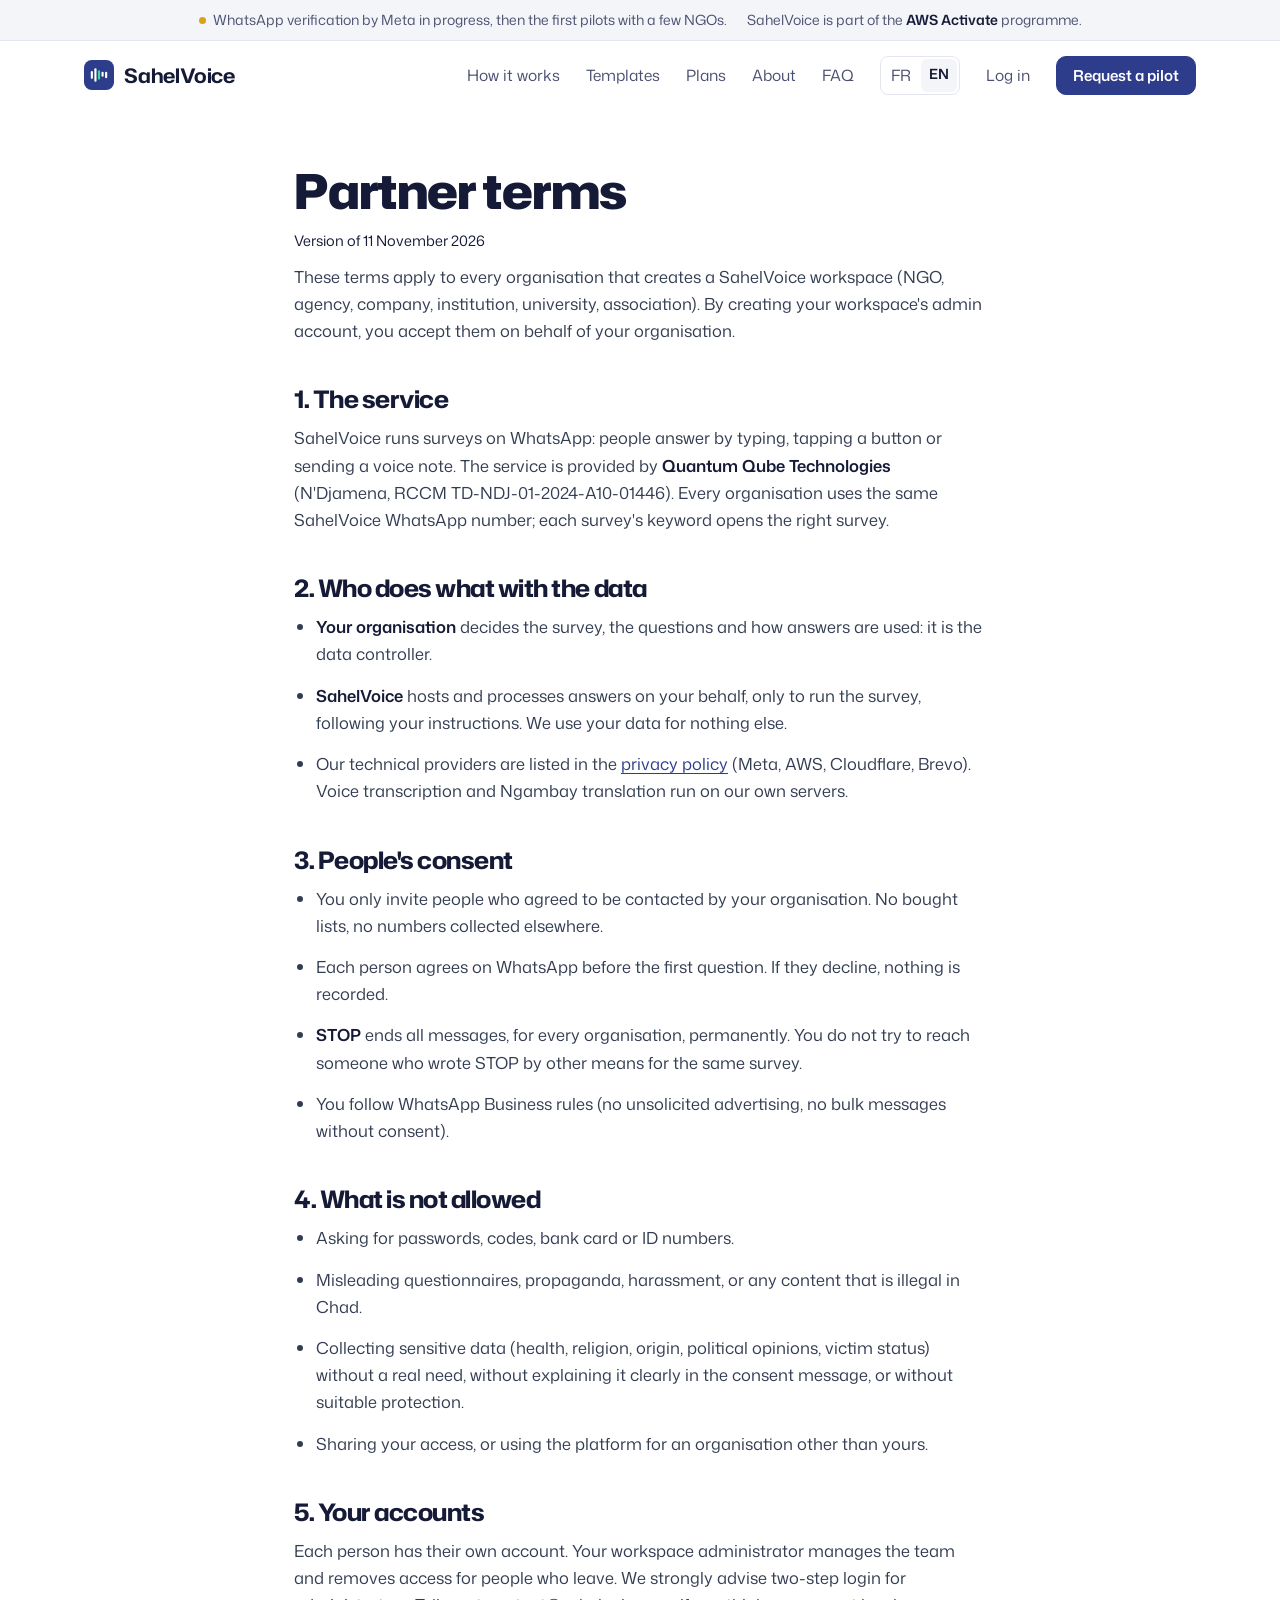
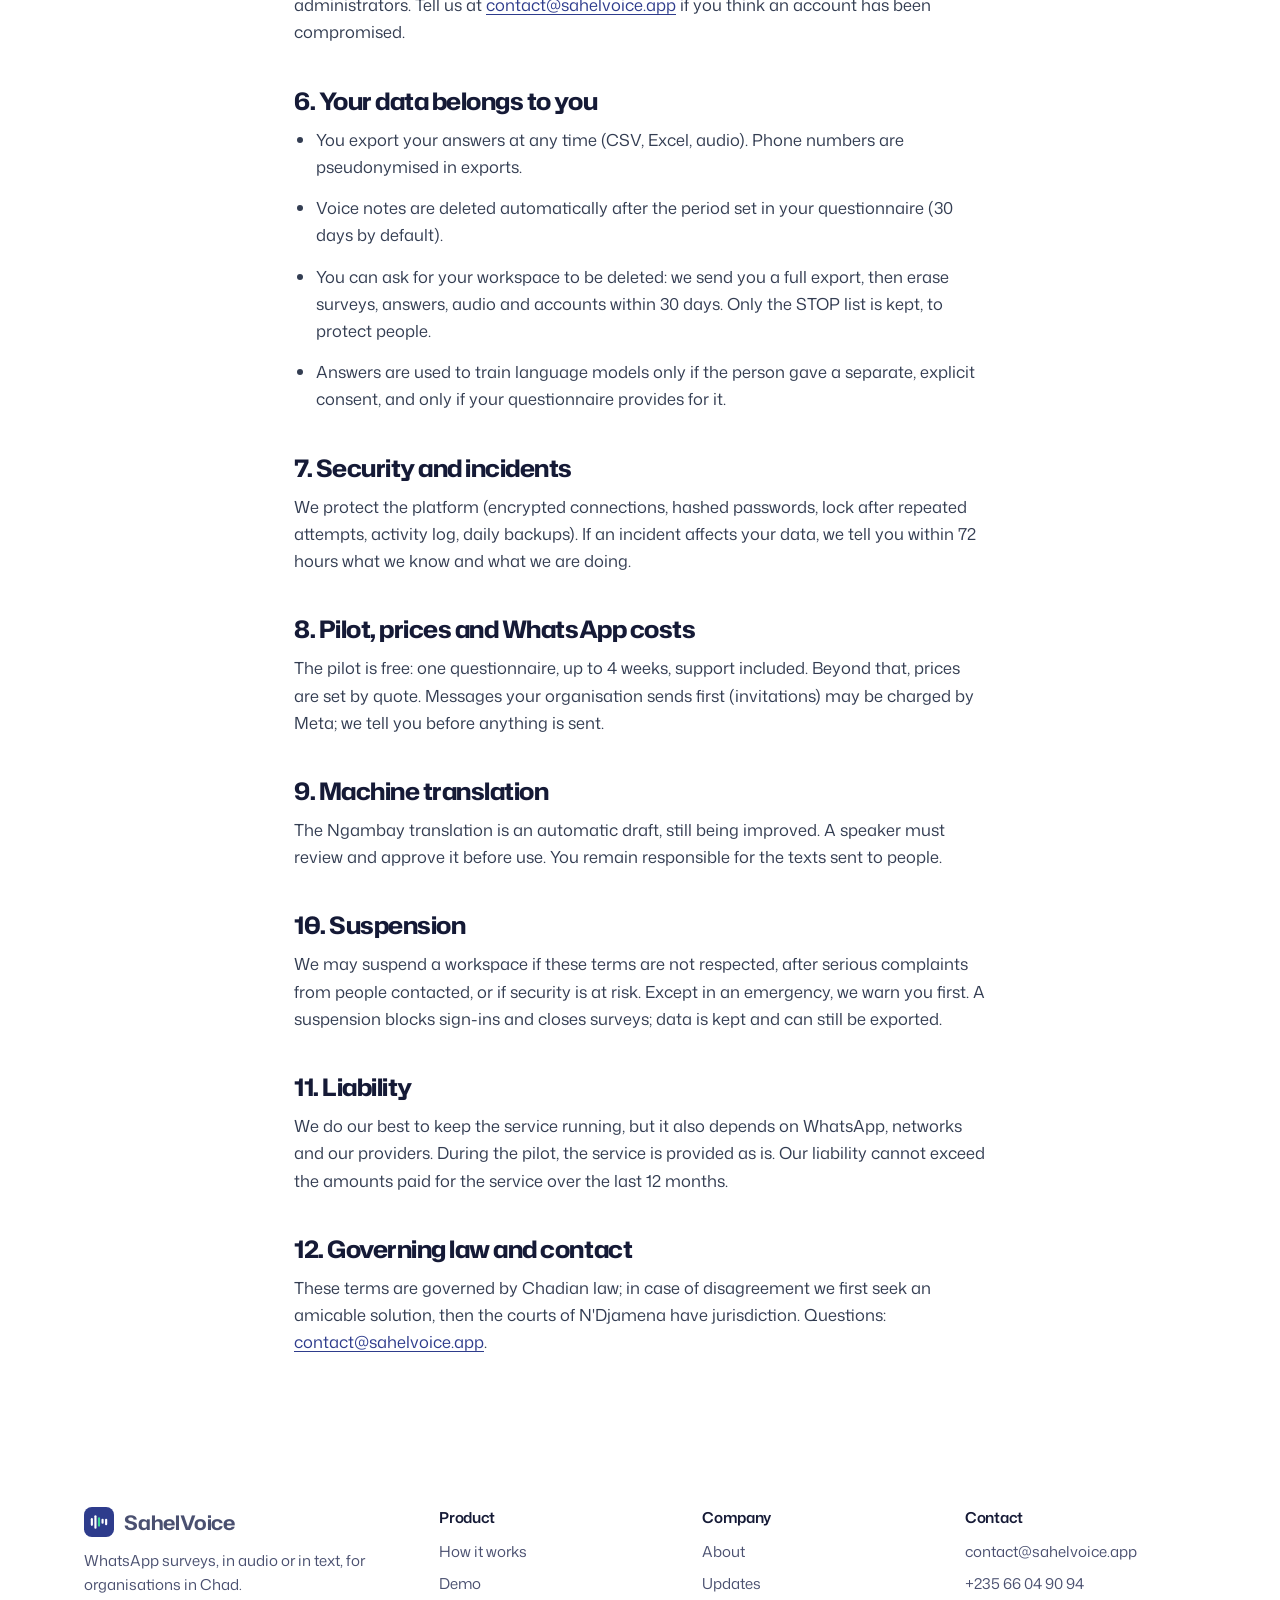
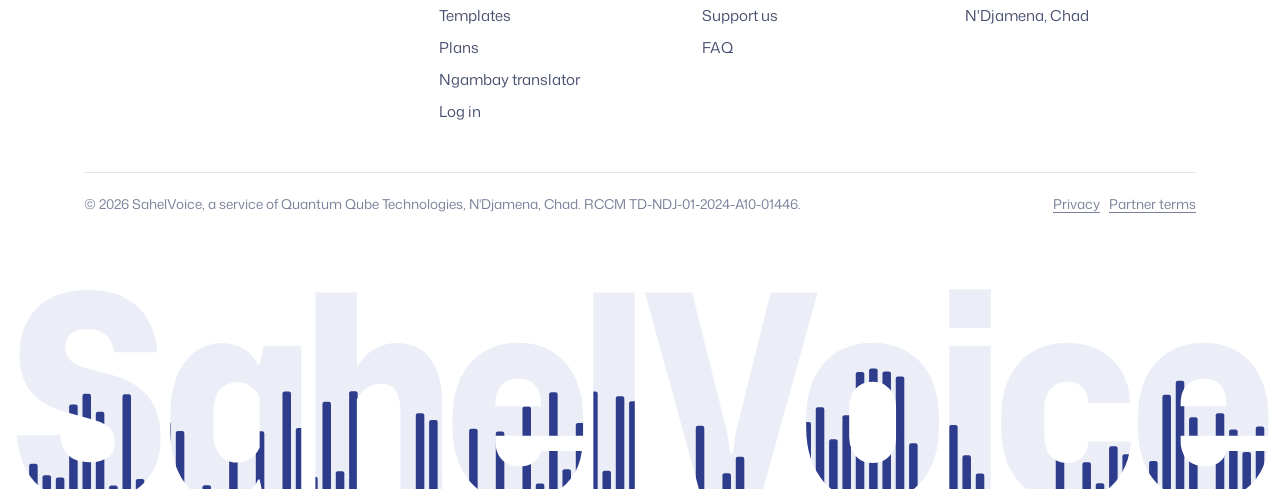
<file: en/terms/index.html>
<!doctype html>
<html lang="en">
<head>
<meta charset="utf-8">
<meta name="viewport" content="width=device-width, initial-scale=1">
<title>Partner terms | SahelVoice</title>
<meta name="description" content="Rules for organisations using SahelVoice: consent, data, security, suspension.">
<link rel="canonical" href="https://sahelvoice.app/en/terms/">
<link rel="alternate" hreflang="fr" href="https://sahelvoice.app/conditions/">
<link rel="alternate" hreflang="en" href="https://sahelvoice.app/en/terms/">
<meta name="theme-color" content="#ffffff">
<link rel="icon" href="/assets/icon.svg" type="image/svg+xml"><link rel="icon" href="/favicon.ico" sizes="any"><link rel="apple-touch-icon" href="/assets/apple-touch-icon.png">
<link rel="stylesheet" href="/assets/fonts.css?v=202611161200">
<link rel="stylesheet" href="/assets/sv.css?v=202611271415">
<style>
.legal-doc{max-width:780px;margin:0 auto;padding:56px 20px 88px}
.legal-doc h1{font:800 clamp(34px,5vw,48px)/1.05 var(--display);letter-spacing:-.025em}
.legal-doc .upd{font-size:14.5px;color:var(--text-muted);margin-top:12px}
.legal-doc h2{font:700 24px/1.25 var(--display);margin:40px 0 10px;max-width:none}
.legal-doc p,.legal-doc li{color:#333d52;font-size:16.5px;line-height:1.65}
.legal-doc p+p{margin-top:10px}
.legal-doc ul{padding-left:22px;margin:8px 0}
.legal-doc li+li{margin-top:6px}
.legal-doc .box{background:#fff;border:1px solid var(--rule);border-radius:14px;padding:18px 20px;margin-top:14px}
.legal-doc a{color:var(--indigo)}
</style>
<script>document.documentElement.classList.add('js')</script>
</head>
<body>
<div class="note-bar"><div class="wrap">
  <span><span class="dot" aria-hidden="true"></span>WhatsApp verification by Meta in progress, then the first pilots with a few NGOs.</span>
  <span>SahelVoice is part of the <b>AWS Activate</b> programme.</span>
</div></div>
<header class="top">
  <div class="wrap">
    <nav aria-label="Main navigation">
      <a class="brand" href="/en/"><svg width="30" height="30" viewBox="0 0 42 42" aria-hidden="true"><rect width="42" height="42" rx="11" fill="#2e3c8c"/><g stroke="#fff" stroke-width="3" stroke-linecap="round"><path d="M11 25v-8"/><path d="M16 29V13"/><path d="M21 26V16" stroke="#3ddc97"/><path d="M26 22v-4"/><path d="M31 24v-6"/></g></svg>SahelVoice</a>
      <div class="links">
        <a href="/en/#how">How it works</a>
        <a href="/en/#templates">Templates</a>
        <a href="/en/#plans">Plans</a>
        <a href="/en/#about">About</a>
        <a href="/en/#faq">FAQ</a>
        <span class="lsw" role="group" aria-label="Language"><a href="/conditions/" hreflang="fr" lang="fr">FR</a><span aria-current="true">EN</span></span>
        <a href="https://app.sahelvoice.app/login">Log in</a>
        <a class="btn" href="/en/pilot/">Request a pilot</a>
      </div>
    </nav>
  </div>
</header>
<main class="legal-doc"><div class="wrap">
<h1>Partner terms</h1>
<p class="upd">Version of 11 November 2026</p>
<p>These terms apply to every organisation that creates a SahelVoice workspace (NGO, agency, company, institution, university, association). By creating your workspace's admin account, you accept them on behalf of your organisation.</p>

<h2>1. The service</h2>
<p>SahelVoice runs surveys on WhatsApp: people answer by typing, tapping a button or sending a voice note. The service is provided by <b>Quantum Qube Technologies</b> (N'Djamena, RCCM TD-NDJ-01-2024-A10-01446). Every organisation uses the same SahelVoice WhatsApp number; each survey's keyword opens the right survey.</p>

<h2>2. Who does what with the data</h2>
<ul>
<li><b>Your organisation</b> decides the survey, the questions and how answers are used: it is the data controller.</li>
<li><b>SahelVoice</b> hosts and processes answers on your behalf, only to run the survey, following your instructions. We use your data for nothing else.</li>
<li>Our technical providers are listed in the <a href="../privacy/">privacy policy</a> (Meta, AWS, Cloudflare, Brevo). Voice transcription and Ngambay translation run on our own servers.</li>
</ul>

<h2>3. People's consent</h2>
<ul>
<li>You only invite people who agreed to be contacted by your organisation. No bought lists, no numbers collected elsewhere.</li>
<li>Each person agrees on WhatsApp before the first question. If they decline, nothing is recorded.</li>
<li><b>STOP</b> ends all messages, for every organisation, permanently. You do not try to reach someone who wrote STOP by other means for the same survey.</li>
<li>You follow WhatsApp Business rules (no unsolicited advertising, no bulk messages without consent).</li>
</ul>

<h2>4. What is not allowed</h2>
<ul>
<li>Asking for passwords, codes, bank card or ID numbers.</li>
<li>Misleading questionnaires, propaganda, harassment, or any content that is illegal in Chad.</li>
<li>Collecting sensitive data (health, religion, origin, political opinions, victim status) without a real need, without explaining it clearly in the consent message, or without suitable protection.</li>
<li>Sharing your access, or using the platform for an organisation other than yours.</li>
</ul>

<h2>5. Your accounts</h2>
<p>Each person has their own account. Your workspace administrator manages the team and removes access for people who leave. We strongly advise two-step login for administrators. Tell us at <a href="mailto:contact@sahelvoice.app">contact@sahelvoice.app</a> if you think an account has been compromised.</p>

<h2>6. Your data belongs to you</h2>
<ul>
<li>You export your answers at any time (CSV, Excel, audio). Phone numbers are pseudonymised in exports.</li>
<li>Voice notes are deleted automatically after the period set in your questionnaire (30 days by default).</li>
<li>You can ask for your workspace to be deleted: we send you a full export, then erase surveys, answers, audio and accounts within 30 days. Only the STOP list is kept, to protect people.</li>
<li>Answers are used to train language models only if the person gave a separate, explicit consent, and only if your questionnaire provides for it.</li>
</ul>

<h2>7. Security and incidents</h2>
<p>We protect the platform (encrypted connections, hashed passwords, lock after repeated attempts, activity log, daily backups). If an incident affects your data, we tell you within 72 hours what we know and what we are doing.</p>

<h2>8. Pilot, prices and WhatsApp costs</h2>
<p>The pilot is free: one questionnaire, up to 4 weeks, support included. Beyond that, prices are set by quote. Messages your organisation sends first (invitations) may be charged by Meta; we tell you before anything is sent.</p>

<h2>9. Machine translation</h2>
<p>The Ngambay translation is an automatic draft, still being improved. A speaker must review and approve it before use. You remain responsible for the texts sent to people.</p>

<h2>10. Suspension</h2>
<p>We may suspend a workspace if these terms are not respected, after serious complaints from people contacted, or if security is at risk. Except in an emergency, we warn you first. A suspension blocks sign-ins and closes surveys; data is kept and can still be exported.</p>

<h2>11. Liability</h2>
<p>We do our best to keep the service running, but it also depends on WhatsApp, networks and our providers. During the pilot, the service is provided as is. Our liability cannot exceed the amounts paid for the service over the last 12 months.</p>

<h2>12. Governing law and contact</h2>
<p>These terms are governed by Chadian law; in case of disagreement we first seek an amicable solution, then the courts of N'Djamena have jurisdiction. Questions: <a href="mailto:contact@sahelvoice.app">contact@sahelvoice.app</a>.</p>
</div></main>
<footer>
  <div class="wrap">
    <div class="foot">
      <div>
        <a class="brand" href="/en/"><svg width="30" height="30" viewBox="0 0 42 42" aria-hidden="true"><rect width="42" height="42" rx="11" fill="#2e3c8c"/><g stroke="#fff" stroke-width="3" stroke-linecap="round"><path d="M11 25v-8"/><path d="M16 29V13"/><path d="M21 26V16" stroke="#3ddc97"/><path d="M26 22v-4"/><path d="M31 24v-6"/></g></svg>SahelVoice</a>
        <p>WhatsApp surveys, in audio or in text, for organisations in Chad.</p>
      </div>
      <div><h3>Product</h3><ul>
        <li><a href="/en/#how">How it works</a></li>
        <li><a href="/demo/">Demo</a></li>
        <li><a href="/en/#templates">Templates</a></li>
        <li><a href="/en/#plans">Plans</a></li>
        <li><a href="/en/translation/">Ngambay translator</a></li>
        <li><a href="https://app.sahelvoice.app/login">Log in</a></li>
      </ul></div>
      <div><h3>Company</h3><ul>
        <li><a href="/en/#about">About</a></li>
        <li><a href="/en/#updates">Updates</a></li>
        <li><a href="/en/#support">Support us</a></li>
        <li><a href="/en/#faq">FAQ</a></li>
      </ul></div>
      <div><h3>Contact</h3><ul>
        <li><a href="mailto:contact@sahelvoice.app">contact@sahelvoice.app</a></li>
        <li><a href="https://wa.me/23566049094">+235 66 04 90 94</a></li>
        <li>N'Djamena, Chad</li>
      </ul></div>
    </div>
    <div class="legal">
      <span>© 2026 SahelVoice, a service of Quantum Qube Technologies, N'Djamena, Chad. RCCM TD-NDJ-01-2024-A10-01446.</span>
      <span><a href="/en/privacy/">Privacy</a> &nbsp; <a href="/en/terms/">Partner terms</a></span>
    </div>
  </div>
  <div class="giant" aria-hidden="true">
    <svg viewBox="0 0 1200 236" preserveAspectRatio="xMidYMin meet">
      <defs><clipPath id="sv-word"><text x="600" y="214" text-anchor="middle" textLength="1180" lengthAdjust="spacingAndGlyphs">SahelVoice</text></clipPath></defs>
      <g clip-path="url(#sv-word)"><rect class="giant-bg" width="1200" height="236"/><g class="giant-bars"></g></g>
    </svg>
  </div>
</footer>
<script src="/assets/sv.js?v=202611271415"></script>
<script src="/assets/menu.js?v=202611271415"></script>
</body>
</html>
</file>
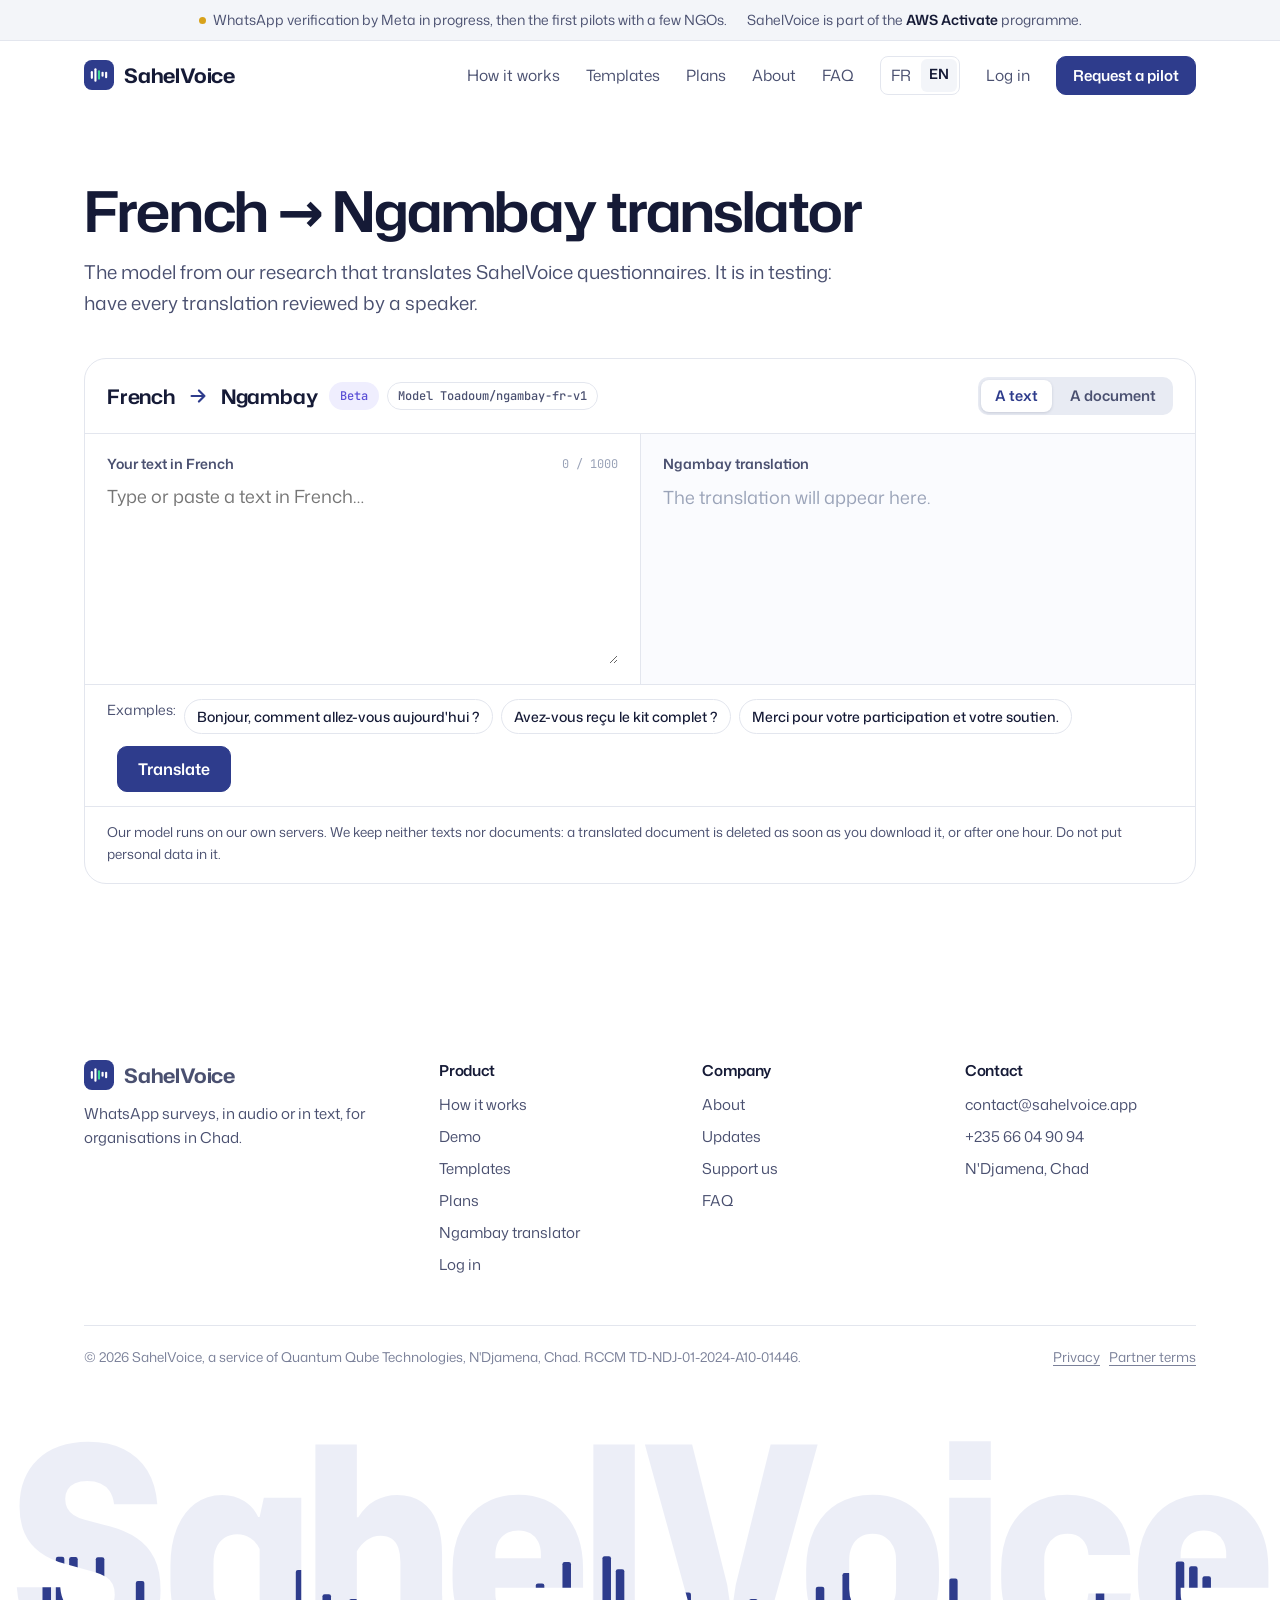
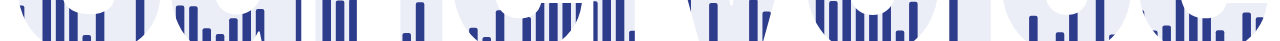
<file: en/translation/index.html>
<!doctype html>
<html lang="en">
<head>
<meta charset="utf-8">
<meta name="viewport" content="width=device-width, initial-scale=1">
<title>French → Ngambay translator | SahelVoice</title>
<meta name="description" content="Try the French → Ngambay translation model from SahelVoice research.">
<meta property="og:title" content="French → Ngambay translator | SahelVoice">
<meta property="og:description" content="Try the French → Ngambay translation model from SahelVoice research.">
<meta property="og:image" content="https://sahelvoice.app/og.png">
<meta property="og:url" content="https://sahelvoice.app/en/translation/">
<meta property="og:type" content="website">
<link rel="canonical" href="https://sahelvoice.app/en/translation/">
<meta name="theme-color" content="#ffffff">
<link rel="icon" href="/assets/icon.svg" type="image/svg+xml"><link rel="icon" href="/favicon.ico" sizes="any"><link rel="apple-touch-icon" href="/assets/apple-touch-icon.png">
<link rel="alternate" hreflang="fr" href="https://sahelvoice.app/traduction/">
<link rel="alternate" hreflang="en" href="https://sahelvoice.app/en/translation/">
<link rel="alternate" hreflang="x-default" href="https://sahelvoice.app/traduction/">
<link rel="stylesheet" href="/assets/fonts.css?v=202611161200">
<link rel="stylesheet" href="/assets/sv.css?v=202611271415">
<script>document.documentElement.classList.add('js')</script>
</head>
<body>
<div class="note-bar"><div class="wrap">
  <span><span class="dot" aria-hidden="true"></span>WhatsApp verification by Meta in progress, then the first pilots with a few NGOs.</span>
  <span>SahelVoice is part of the <b>AWS Activate</b> programme.</span>
</div></div>
<header class="top">
  <div class="wrap">
    <nav aria-label="Main navigation">
      <a class="brand" href="/en/"><svg width="30" height="30" viewBox="0 0 42 42" aria-hidden="true"><rect width="42" height="42" rx="11" fill="#2e3c8c"/><g stroke="#fff" stroke-width="3" stroke-linecap="round"><path d="M11 25v-8"/><path d="M16 29V13"/><path d="M21 26V16" stroke="#3ddc97"/><path d="M26 22v-4"/><path d="M31 24v-6"/></g></svg>SahelVoice</a>
      <div class="links">
        <a href="/en/#how">How it works</a>
        <a href="/en/#templates">Templates</a>
        <a href="/en/#plans">Plans</a>
        <a href="/en/#about">About</a>
        <a href="/en/#faq">FAQ</a>
        <span class="lsw" role="group" aria-label="Language"><a href="/traduction/" hreflang="fr" lang="fr">FR</a><span aria-current="true">EN</span></span>
        <a href="https://app.sahelvoice.app/login">Log in</a>
        <a class="btn" href="/en/pilot/">Request a pilot</a>
      </div>
    </nav>
  </div>
</header>
<main>
<section class="page-head">
  <div class="wrap">
    <h1>French → Ngambay translator</h1>
    <p>The model from our research that translates SahelVoice questionnaires. It is in testing: have every translation reviewed by a speaker.</p>
  </div>
</section>
<section class="doc">
  <div class="wrap">
    <div class="trx" id="trx" data-l="{&quot;working&quot;: &quot;Translating…&quot;, &quot;waking&quot;: &quot;A few more seconds, the model compares several translations…&quot;, &quot;done&quot;: &quot;Machine translation. Have it checked.&quot;, &quot;error&quot;: &quot;The model is not responding right now. Try again in a few minutes.&quot;, &quot;placeholder&quot;: &quot;The translation will appear here.&quot;, &quot;copy&quot;: &quot;Copy&quot;, &quot;copied&quot;: &quot;Copied&quot;, &quot;pick&quot;: &quot;Choose a .docx, .pdf or .txt file.&quot;, &quot;toobig&quot;: &quot;This file is over 3 MB.&quot;, &quot;sending&quot;: &quot;Sending the file…&quot;, &quot;queued&quot;: &quot;Waiting in line, position {n}.&quot;, &quot;progress&quot;: &quot;Translating: {d} of {t} sentences.&quot;, &quot;ready&quot;: &quot;Ready. You can download the file once, then it is deleted from our servers.&quot;, &quot;taken&quot;: &quot;File downloaded and deleted from our servers.&quot;, &quot;lost&quot;: &quot;This translation has expired. Send the file again.&quot;, &quot;docerror&quot;: &quot;&quot;}">
        <div class="trx-top">
          <div class="trx-dir"><span>French</span><svg width="22" height="22" viewBox="0 0 24 24" fill="none" stroke="currentColor" stroke-width="2.4" stroke-linecap="round" stroke-linejoin="round" aria-hidden="true"><path d="M5 12h14M13 6l6 6-6 6"/></svg><span>Ngambay</span></div>
          <div class="trx-badges"><span class="beta">Beta</span><span>Model Toadoum/ngambay-fr-v1</span></div>
          <div class="trx-tabs" role="tablist" aria-label="What do you want to translate?">
            <button type="button" role="tab" id="tab-text" aria-controls="pane-text" aria-selected="true">A text</button>
            <button type="button" role="tab" id="tab-doc" aria-controls="pane-doc" aria-selected="false" tabindex="-1">A document</button>
          </div>
        </div>
        <div id="pane-text" role="tabpanel" aria-labelledby="tab-text">
          <div class="trx-panes">
            <div class="trx-pane">
              <label class="trx-lbl" for="trx-in"><span>Your text in French</span><span class="trx-count"></span></label>
              <textarea id="trx-in" maxlength="1000" lang="fr" placeholder="Type or paste a text in French…"></textarea>
            </div>
            <div class="trx-pane">
              <div class="trx-lbl"><span>Ngambay translation</span><button type="button" class="trx-copy" hidden>Copy</button></div>
              <div class="trx-out empty" lang="sba" aria-live="polite">The translation will appear here.</div>
            </div>
          </div>
          <div class="trx-bar">
            <div class="trx-ex"><span>Examples:</span><button type="button" lang="fr">Bonjour, comment allez-vous aujourd'hui ?</button><button type="button" lang="fr">Avez-vous reçu le kit complet ?</button><button type="button" lang="fr">Merci pour votre participation et votre soutien.</button></div>
            <div class="trx-go"><span class="trx-status" role="status"></span><button type="button" class="btn dark trx-run">Translate</button></div>
          </div>
        </div>
        <div id="pane-doc" role="tabpanel" aria-labelledby="tab-doc" hidden>
          <div class="doc">
            <label class="drop" for="doc-file">
              <input type="file" id="doc-file" accept=".docx,.pdf,.txt,application/vnd.openxmlformats-officedocument.wordprocessingml.document,application/pdf,text/plain">
              <b class="drop-t">Choose a file</b>
              <span class="drop-n">Word (.docx), PDF or text (.txt), up to 3 MB and about 3 pages.</span>
            </label>
            <div class="doc-side">
              <label class="opt"><input type="checkbox" id="doc-bi"> <span>Bilingual version: each French paragraph followed by its translation</span></label>
              <p class="doc-how">A Word file comes back as Word, with its headings, tables and formatting. A PDF or text file comes back as a Word document. The note at the top of the file is in French.</p>
              <div class="doc-go"><button type="button" class="btn dark doc-run">Translate the document</button><a class="btn doc-dl" hidden download>Download the translation</a></div>
              <p class="doc-status" role="status" aria-live="polite"></p>
              <div class="doc-bar" hidden><i></i></div>
            </div>
          </div>
        </div>
        <p class="trx-foot">Our model runs on our own servers. We keep neither texts nor documents: a translated document is deleted as soon as you download it, or after one hour. Do not put personal data in it.</p>
      </div>
  </div>
</section>
</main>
<footer>
  <div class="wrap">
    <div class="foot">
      <div>
        <a class="brand" href="/en/"><svg width="30" height="30" viewBox="0 0 42 42" aria-hidden="true"><rect width="42" height="42" rx="11" fill="#2e3c8c"/><g stroke="#fff" stroke-width="3" stroke-linecap="round"><path d="M11 25v-8"/><path d="M16 29V13"/><path d="M21 26V16" stroke="#3ddc97"/><path d="M26 22v-4"/><path d="M31 24v-6"/></g></svg>SahelVoice</a>
        <p>WhatsApp surveys, in audio or in text, for organisations in Chad.</p>
      </div>
      <div><h3>Product</h3><ul>
        <li><a href="/en/#how">How it works</a></li>
        <li><a href="/demo/">Demo</a></li>
        <li><a href="/en/#templates">Templates</a></li>
        <li><a href="/en/#plans">Plans</a></li>
        <li><a href="/en/translation/">Ngambay translator</a></li>
        <li><a href="https://app.sahelvoice.app/login">Log in</a></li>
      </ul></div>
      <div><h3>Company</h3><ul>
        <li><a href="/en/#about">About</a></li>
        <li><a href="/en/#updates">Updates</a></li>
        <li><a href="/en/#support">Support us</a></li>
        <li><a href="/en/#faq">FAQ</a></li>
      </ul></div>
      <div><h3>Contact</h3><ul>
        <li><a href="mailto:contact@sahelvoice.app">contact@sahelvoice.app</a></li>
        <li><a href="https://wa.me/23566049094">+235 66 04 90 94</a></li>
        <li>N'Djamena, Chad</li>
      </ul></div>
    </div>
    <div class="legal">
      <span>© 2026 SahelVoice, a service of Quantum Qube Technologies, N'Djamena, Chad. RCCM TD-NDJ-01-2024-A10-01446.</span>
      <span><a href="/en/privacy/">Privacy</a> &nbsp; <a href="/en/terms/">Partner terms</a></span>
    </div>
  </div>
  <div class="giant" aria-hidden="true">
    <svg viewBox="0 0 1200 236" preserveAspectRatio="xMidYMin meet">
      <defs><clipPath id="sv-word"><text x="600" y="214" text-anchor="middle" textLength="1180" lengthAdjust="spacingAndGlyphs">SahelVoice</text></clipPath></defs>
      <g clip-path="url(#sv-word)"><rect class="giant-bg" width="1200" height="236"/><g class="giant-bars"></g></g>
    </svg>
  </div>
</footer>
<script src="/assets/translate.js?v=202611131330"></script>
<script src="/assets/sv.js?v=202611271415"></script>
<script src="/assets/menu.js?v=202611271415"></script>
</body>
</html>
</file>
<file: assets/fonts.css>
/* Fonts served from sahelvoice.app itself (SIL Open Font License, see fonts/FONTS.txt). */
@font-face{font-family:"Hubot Sans";font-style:normal;font-weight:200 900;font-stretch:75% 125%;font-display:swap;src:url(/assets/fonts/hubot-sans-latin-standard-normal.woff2) format("woff2");unicode-range:U+0000-00FF,U+0131,U+0152-0153,U+02BB-02BC,U+02C6,U+02DA,U+02DC,U+0304,U+0308,U+0329,U+2000-206F,U+20AC,U+2122,U+2191,U+2193,U+2212,U+2215,U+FEFF,U+FFFD}
@font-face{font-family:"Hubot Sans";font-style:normal;font-weight:200 900;font-stretch:75% 125%;font-display:swap;src:url(/assets/fonts/hubot-sans-latin-ext-standard-normal.woff2) format("woff2");unicode-range:U+0100-02BA,U+02BD-02C5,U+02C7-02CC,U+02CE-02D7,U+02DD-02FF,U+0304,U+0308,U+0329,U+1D00-1DBF,U+1E00-1E9F,U+1EF2-1EFF,U+2020,U+20A0-20AB,U+20AD-20C0,U+2113,U+2C60-2C7F,U+A720-A7FF}
@font-face{font-family:"Mona Sans";font-style:normal;font-weight:200 900;font-stretch:75% 125%;font-display:swap;src:url(/assets/fonts/mona-sans-latin-standard-normal.woff2) format("woff2");unicode-range:U+0000-00FF,U+0131,U+0152-0153,U+02BB-02BC,U+02C6,U+02DA,U+02DC,U+0304,U+0308,U+0329,U+2000-206F,U+20AC,U+2122,U+2191,U+2193,U+2212,U+2215,U+FEFF,U+FFFD}
@font-face{font-family:"Mona Sans";font-style:normal;font-weight:200 900;font-stretch:75% 125%;font-display:swap;src:url(/assets/fonts/mona-sans-latin-ext-standard-normal.woff2) format("woff2");unicode-range:U+0100-02BA,U+02BD-02C5,U+02C7-02CC,U+02CE-02D7,U+02DD-02FF,U+0304,U+0308,U+0329,U+1D00-1DBF,U+1E00-1E9F,U+1EF2-1EFF,U+2020,U+20A0-20AB,U+20AD-20C0,U+2113,U+2C60-2C7F,U+A720-A7FF}
@font-face{font-family:"JetBrains Mono";font-style:normal;font-weight:500;font-display:swap;src:url(/assets/fonts/jetbrains-mono-latin-500-normal.woff2) format("woff2")}
@font-face{font-family:"JetBrains Mono";font-style:normal;font-weight:400;font-display:swap;src:url(/assets/fonts/jetbrains-mono-latin-400-normal.woff2) format("woff2")}
</file>
<file: assets/sv.css>
/* SahelVoice website, 2026-11 redesign: light, calm, one moving thing (the listening card). */
:root{
  --white:#ffffff; --mist:#f3f5f9; --ink:#151a36; --ink-2:#4a5070; --ink-3:#7a8099;
  --line:#e3e6ee; --line-2:#cfd4e0;
  --indigo:#2e3c8c; --indigo-2:#24307a; --indigo-soft:#eceefa;
  --leaf:#1d7f55; --leaf-soft:#e3f4ec; --wa:#efe7dc; --wa-out:#d9fdd3; --wa-head:#0b5c4a;
  --display:"Hubot Sans",ui-sans-serif,system-ui,sans-serif;
  --body:"Mona Sans",ui-sans-serif,system-ui,-apple-system,"Segoe UI",Roboto,sans-serif;
  --mono:"JetBrains Mono",ui-monospace,SFMono-Regular,Menlo,Consolas,monospace;
  --r:14px;
}
*{box-sizing:border-box}
html{-webkit-text-size-adjust:100%;scroll-padding-top:84px}
body{margin:0;background:var(--white);color:var(--ink);font:17px/1.6 var(--body);font-optical-sizing:auto}
img,svg{display:block}
a{color:var(--indigo);text-underline-offset:3px;text-decoration-thickness:1px}
a:hover{text-decoration-thickness:2px}
p{margin:0}
h1,h2,h3{font-family:var(--display);font-weight:600;font-stretch:100%;margin:0;letter-spacing:-.02em;text-wrap:balance;color:var(--ink)}
:focus-visible{outline:3px solid var(--indigo);outline-offset:3px;border-radius:6px}
.sr{position:absolute;width:1px;height:1px;overflow:hidden;clip:rect(0 0 0 0);white-space:nowrap}
.wrap{max-width:1160px;margin:0 auto;padding-inline:24px}
@media (max-width:560px){.wrap{padding-inline:16px}}
code,.mono{font-family:var(--mono);font-size:.88em}

/* ---------- buttons ---------- */
.btn{display:inline-flex;align-items:center;justify-content:center;gap:8px;font:600 16px/1 var(--body);text-decoration:none;border-radius:10px;padding:14px 20px;border:1px solid var(--indigo);background:var(--indigo);color:#fff;cursor:pointer;transition:background .15s,border-color .15s,color .15s}
.btn:hover{background:var(--indigo-2);border-color:var(--indigo-2);text-decoration:none}
.btn.quiet{background:transparent;color:var(--ink);border-color:var(--line-2)}
.btn.quiet:hover{border-color:var(--ink);background:transparent}
.btn.small{padding:10px 14px;font-size:15px}
.btns{display:flex;gap:12px;flex-wrap:wrap}

/* ---------- top line + header ---------- */
.note-bar{background:var(--mist);border-bottom:1px solid var(--line);font-size:14px;color:var(--ink-2)}
.note-bar .wrap{display:flex;gap:6px 20px;flex-wrap:wrap;justify-content:center;padding-block:9px;text-align:center}
.note-bar b{color:var(--ink);font-weight:600}
.note-bar .dot{display:inline-block;width:7px;height:7px;border-radius:50%;background:#d8a21b;margin-right:7px;vertical-align:1px}
.top{position:sticky;top:0;z-index:20;background:rgba(255,255,255,.94);-webkit-backdrop-filter:saturate(1.4) blur(10px);backdrop-filter:saturate(1.4) blur(10px);border-bottom:1px solid transparent;transition:border-color .2s}
.top.scrolled{border-bottom-color:var(--line)}
.top nav{display:flex;align-items:center;gap:28px;height:68px}
.brand{display:flex;align-items:center;gap:10px;font:650 20px/1 var(--display);color:var(--ink);text-decoration:none;letter-spacing:-.01em;margin-right:auto}
.brand:hover{text-decoration:none}
.links{display:flex;align-items:center;gap:26px}
.links a{color:var(--ink-2);text-decoration:none;font-size:15.5px;white-space:nowrap}
.links a:hover{color:var(--ink)}
.links .btn{color:#fff;padding:11px 16px;font-size:15px}
.lsw{display:flex;gap:2px;font-size:14px;border:1px solid var(--line);border-radius:8px;padding:2px}
.lsw > *{padding:4px 8px;border-radius:6px}
.lsw [aria-current]{background:var(--mist);color:var(--ink);font-weight:600}
.menubtn{display:none;appearance:none;border:1px solid var(--line-2);background:#fff;border-radius:10px;width:44px;height:44px;place-items:center;color:var(--ink);cursor:pointer}
@media (max-width:1100px){
  .menubtn{display:grid}
  .links{display:none;position:absolute;left:0;right:0;top:68px;background:#fff;border-bottom:1px solid var(--line);flex-direction:column;align-items:stretch;gap:0;padding:8px 24px 20px}
  .links a{padding:13px 0;border-bottom:1px solid var(--line);font-size:17px}
  .links .btn{margin-top:14px;border-bottom:1px solid var(--indigo)}
  .lsw{align-self:flex-start;margin:12px 0 0}
  nav.open .links{display:flex}
}

/* ---------- sections ---------- */
section{padding:112px 0}
section.mist{background:var(--mist)}
section + section:not(.mist):not(.cta-band){border-top:1px solid var(--line)}
section.mist + section{border-top:0}
@media (max-width:720px){section{padding:72px 0}}
.head{max-width:700px;margin-bottom:52px}
.head h2{font-size:clamp(32px,4.2vw,48px);line-height:1.06}
.head p{margin-top:18px;font-size:19px;line-height:1.55;color:var(--ink-2)}
.label{display:block;font-size:15px;font-weight:600;color:var(--indigo);margin-bottom:14px}

/* ---------- hero ---------- */
.hero{padding:88px 0 56px;border-top:0}
.hero-grid{display:grid;grid-template-columns:minmax(0,1.14fr) minmax(0,1fr);gap:56px;align-items:center}
@media (max-width:980px){.hero-grid{grid-template-columns:minmax(0,1fr);gap:48px}}
.hero h1{font-size:clamp(40px,5.2vw,66px);line-height:1.03;letter-spacing:-.03em}
.hero .lede{margin-top:24px;font-size:20px;line-height:1.55;color:var(--ink-2);max-width:34em}
.hero .btns{margin-top:34px}
.hero .fine{margin-top:16px;font-size:14.5px;color:var(--ink-3)}
@media (max-width:560px){.hero{padding-top:48px}.hero .lede{font-size:18px}.hero .btns .btn{flex:1 1 100%}}

/* the listening card: question read aloud, reply heard, data written */
.listen-card{background:#fff;border:1px solid var(--line);border-radius:22px;box-shadow:0 1px 2px rgba(21,26,54,.04),0 24px 60px -34px rgba(21,26,54,.35);overflow:hidden}
.lc-chat{background:var(--wa);background-image:radial-gradient(rgba(0,0,0,.045) 1px,transparent 1.3px);background-size:14px 14px;padding:18px 18px 20px;display:flex;flex-direction:column;gap:10px}
.lc-head{display:flex;align-items:center;gap:10px;font-size:13.5px;color:#5d5a52}
.lc-head .av{width:30px;height:30px;border-radius:50%;background:#fff url(icon.svg) center/72% no-repeat;flex:none}
.lc-head b{color:#2a2823;font-weight:600}
.bub{background:#fff;border-radius:4px 16px 16px 16px;padding:11px 14px;max-width:88%;font-size:15.5px;line-height:1.45;box-shadow:0 1px 1px rgba(0,0,0,.07)}
.bub.out{align-self:flex-end;background:var(--wa-out);border-radius:16px 4px 16px 16px}
.vn{display:flex;align-items:center;gap:11px;min-width:min(300px,100%)}
.vn-play{appearance:none;border:0;width:40px;height:40px;border-radius:50%;background:var(--wa-head);color:#fff;display:grid;place-items:center;cursor:pointer;flex:none}
.bub.out .vn-play{background:#2f8f6e;cursor:default}
.vn-play .i-pause,.vn.playing .i-play{display:none}
.vn.playing .i-pause{display:block}
.vn-wave{display:flex;align-items:center;gap:3px;height:28px;flex:1}
.vn-wave i{display:block;width:3px;border-radius:2px;background:#bfc7c2}
.bub.out .vn-wave i{background:#a6cfa0}
.vn-wave i.on{background:var(--wa-head)}
.bub.out .vn-wave i.on{background:#2f8f6e}
.vn-t{font:500 12.5px var(--mono);color:#6b7280;min-width:32px;text-align:right}
.vn-cap{font-size:12.5px;color:#6b6457;margin-top:6px}
.lc-steps{padding:6px 20px 8px}
.lc-row{display:grid;grid-template-columns:104px minmax(0,1fr);gap:14px;align-items:baseline;padding:13px 0;border-top:1px solid var(--line);font-size:15px}
.lc-row:first-child{border-top:0}
.lc-k{font-size:13.5px;color:var(--ink-3)}
.lc-v{color:var(--ink);min-height:1.5em}
.lc-v q{quotes:"« " " »"}
.lc-v .w{opacity:.18;transition:opacity .25s}
.lc-v .w.on{opacity:1}
.lc-data{font-family:var(--mono);font-size:14px}
.lc-data b{color:var(--leaf);font-weight:600}
.lc-ok{display:inline-flex;align-items:center;gap:6px;font-size:13.5px;color:var(--leaf);background:var(--leaf-soft);border-radius:999px;padding:3px 10px;margin-left:8px;font-family:var(--body)}
.lc-pend{opacity:0;transition:opacity .35s}
.lc-pend.on{opacity:1}
@media (prefers-reduced-motion:reduce){.lc-v .w,.lc-pend{opacity:1!important;transition:none}}

/* facts and tools under the hero */
.facts{display:grid;grid-template-columns:repeat(4,minmax(0,1fr));margin-top:72px;border-top:1px solid var(--line)}
.facts > div{padding:24px 24px 0 0}
.facts > div + div{padding-left:24px;border-left:1px solid var(--line)}
.facts b{display:block;font:650 44px/1 var(--body);font-stretch:110%;letter-spacing:-.03em;color:var(--ink)}
.facts span{display:block;margin-top:10px;font-size:15.5px;color:var(--ink-2);max-width:20ch}
@media (max-width:760px){.facts{grid-template-columns:repeat(2,minmax(0,1fr))}.facts > div:nth-child(3){padding-left:0;border-left:0}.facts > div:nth-child(n+3){margin-top:28px}}
.tools{display:flex;gap:10px 32px;flex-wrap:wrap;align-items:center;margin-top:44px;font-size:15px;color:var(--ink-3)}
.tools strong{color:var(--ink-2);font-weight:600;margin-right:4px}

/* ---------- steps (a real sequence) ---------- */
.steps{display:grid;grid-template-columns:repeat(3,minmax(0,1fr));gap:40px;counter-reset:st}
@media (max-width:860px){.steps{grid-template-columns:minmax(0,1fr);gap:36px}}
.step{border-top:2px solid var(--ink);padding-top:22px}
.step .n{font:600 15px var(--display);color:var(--indigo)}
.step h3{font-size:24px;line-height:1.2;margin-top:10px}
.step p{margin-top:10px;color:var(--ink-2)}
.ticks{list-style:none;margin:16px 0 0;padding:0;display:flex;flex-direction:column;gap:8px;font-size:15.5px;color:var(--ink-2)}
.ticks li{display:flex;gap:10px;align-items:flex-start}
.ticks li::before{content:"";flex:none;width:16px;height:16px;margin-top:4px;border-radius:50%;background:var(--leaf-soft) url("data:image/svg+xml,%3Csvg xmlns='http://www.w3.org/2000/svg' viewBox='0 0 24 24' fill='none' stroke='%231d7f55' stroke-width='3.4' stroke-linecap='round' stroke-linejoin='round'%3E%3Cpath d='M20 6 9 17l-5-5'/%3E%3C/svg%3E") center/10px no-repeat}

/* ---------- AI + team ---------- */
.split{display:grid;grid-template-columns:minmax(0,.9fr) minmax(0,1.1fr);gap:64px;align-items:start}
@media (max-width:980px){.split{grid-template-columns:minmax(0,1fr);gap:44px}}
.rows{border-top:1px solid var(--line)}
.rows > div{padding:22px 0;border-bottom:1px solid var(--line)}
.rows h3{font-size:20px}
.rows p{margin-top:6px;color:var(--ink-2)}
.rows .ex{margin-top:10px;font:500 13.5px/1.5 var(--mono);color:var(--ink-2)}
.rows .ex b{color:var(--leaf);font-weight:600}
.shot{border:1px solid var(--line);border-radius:16px;overflow:hidden;box-shadow:0 30px 70px -44px rgba(21,26,54,.45);background:#fff}
.shot img{width:100%;height:auto}
.shot-cap{margin-top:12px;font-size:14px;color:var(--ink-3)}
.feats{display:grid;grid-template-columns:repeat(3,minmax(0,1fr));gap:28px 40px;margin-top:56px}
@media (max-width:860px){.feats{grid-template-columns:minmax(0,1fr) minmax(0,1fr)}}
@media (max-width:560px){.feats{grid-template-columns:minmax(0,1fr)}}
.feats h3{font-size:18px}
.feats p{margin-top:6px;font-size:15.5px;color:var(--ink-2)}
.aside{margin-top:40px;font-size:15px;color:var(--ink-3);max-width:70ch}

/* ---------- ready templates ---------- */
.mdl{display:grid;grid-template-columns:minmax(0,300px) minmax(0,1fr);gap:28px;align-items:start}
@media (max-width:900px){.mdl{grid-template-columns:minmax(0,1fr)}}
.mdl-tabs{display:flex;flex-direction:column;border-top:1px solid var(--line-2)}
@media (max-width:900px){.mdl-tabs{flex-direction:row;overflow-x:auto;scrollbar-width:none;border-top:0;border-bottom:1px solid var(--line-2);margin-inline:-24px;padding-inline:24px}}
@media (max-width:560px){.mdl-tabs{margin-inline:-16px;padding-inline:16px}}
.mdl-tabs button{appearance:none;text-align:left;border:0;border-bottom:1px solid var(--line-2);background:transparent;padding:16px 4px 16px 18px;cursor:pointer;display:flex;flex-direction:column;gap:2px;font:inherit;color:var(--ink-2);position:relative;flex:none}
.mdl-tabs button::before{content:"";position:absolute;left:0;top:14px;bottom:14px;width:3px;border-radius:2px;background:transparent}
.mdl-tabs button span{font-size:13.5px}
.mdl-tabs button b{font:600 17px/1.3 var(--display);color:var(--ink-2)}
.mdl-tabs button:hover b{color:var(--ink)}
.mdl-tabs button[aria-selected=true]::before{background:var(--indigo)}
.mdl-tabs button[aria-selected=true] b{color:var(--ink)}
@media (max-width:900px){.mdl-tabs button{border-bottom:0;padding:12px 16px 14px}.mdl-tabs button::before{left:16px;right:16px;top:auto;bottom:0;width:auto;height:3px}}
.mdl-stage{background:#fff;border:1px solid var(--line);border-radius:18px;overflow:hidden}
.mdl-pane{display:grid;grid-template-columns:minmax(0,1fr) minmax(0,1fr);min-height:380px}
.mdl-pane[hidden]{display:none}
@media (max-width:720px){.mdl-pane{grid-template-columns:minmax(0,1fr)}}
.mdl-chat{background:var(--wa);background-image:radial-gradient(rgba(0,0,0,.045) 1px,transparent 1.3px);background-size:14px 14px;display:flex;flex-direction:column}
.mdl-head{background:var(--wa-head);color:#fff;display:flex;align-items:center;gap:12px;padding:13px 18px}
.mdl-head .av{width:34px;height:34px;border-radius:50%;background:#fff url(icon.svg) center/72% no-repeat;flex:none}
.mdl-head b{display:block;font-size:15px}
.mdl-head small{font-size:12.5px;opacity:.8}
.mdl-msgs{padding:18px;display:flex;flex-direction:column;gap:10px}
.mdl-b{background:#fff;border-radius:4px 16px 16px 16px;padding:12px 14px;max-width:92%;font-size:15.5px;line-height:1.45;box-shadow:0 1px 1px rgba(0,0,0,.07)}
.mdl-btns{display:flex;flex-wrap:wrap;gap:6px;margin-top:10px}
.mdl-btns span{border:1px solid #d7e6df;color:#0b7a5e;border-radius:999px;padding:4px 11px;font-size:13.5px;font-weight:600}
.mdl-voice{display:flex;align-items:center;gap:12px;min-width:min(300px,100%)}
.mdl-voice.off{display:none}
.mdl-play{appearance:none;border:0;width:40px;height:40px;border-radius:50%;background:var(--wa-head);color:#fff;display:grid;place-items:center;cursor:pointer;flex:none}
.mdl-play .i-pause,.mdl-voice.playing .i-play{display:none}
.mdl-voice.playing .i-pause{display:block}
.mdl-wave{display:flex;align-items:center;gap:3px;height:28px;flex:1}
.mdl-wave i{display:block;width:3px;border-radius:2px;background:#bfc7c2}
.mdl-wave i.on{background:var(--wa-head)}
.mdl-t{font:500 12.5px var(--mono);color:#6b7280;min-width:32px;text-align:right}
.mdl-info{padding:26px;display:flex;flex-direction:column;gap:14px}
.mdl-tr{font-style:italic;color:var(--ink-2)}
.mdl-meta{font:600 22px/1.2 var(--display)}
.mdl-uses{list-style:none;margin:0;padding:0;display:flex;flex-direction:column;gap:8px;color:var(--ink-2)}
.mdl-uses li{display:flex;gap:10px;align-items:flex-start}
.mdl-uses svg{color:var(--leaf);flex:none;margin-top:5px}
.mdl-note{margin-top:auto;font-size:14px;color:var(--ink-3);border-top:1px solid var(--line);padding-top:14px}

/* ---------- comparison ---------- */
.cmp{width:100%;border-collapse:collapse;font-size:16px}
.cmp th,.cmp td{text-align:left;padding:16px 18px 16px 0;border-bottom:1px solid var(--line);vertical-align:top}
.cmp thead th{font:600 15px var(--body);color:var(--ink-3);border-bottom:1px solid var(--line-2)}
.cmp thead th:last-child{color:var(--indigo)}
.cmp tbody th{font-weight:600;color:var(--ink);width:22%}
.cmp td{color:var(--ink-2);width:39%}
.cmp td:last-child{color:var(--ink)}
@media (max-width:720px){.cmp,.cmp tbody,.cmp tr,.cmp th,.cmp td{display:block;width:auto}.cmp thead{display:none}
  .cmp tr{padding:16px 0;border-bottom:1px solid var(--line)}.cmp th,.cmp td{border:0;padding:3px 0}
  .cmp td::before{content:attr(data-l);display:block;font-size:13px;color:var(--ink-3)}
  .cmp tbody th,.cmp td{width:auto}.cmp td{margin-top:6px}}
.who{display:grid;grid-template-columns:repeat(3,minmax(0,1fr));gap:28px 40px;margin-top:64px}
@media (max-width:860px){.who{grid-template-columns:minmax(0,1fr)}}
.who h3{font-size:19px}
.who p{margin-top:6px;color:var(--ink-2);font-size:15.5px}

/* ---------- languages ---------- */
.langs{border-top:1px solid var(--line)}
.lang{display:grid;grid-template-columns:200px minmax(0,1fr) auto;gap:20px;align-items:baseline;padding:22px 0;border-bottom:1px solid var(--line)}
@media (max-width:720px){.lang{grid-template-columns:minmax(0,1fr);gap:6px}}
.lang h3{font-size:22px}
.lang p{color:var(--ink-2)}
.state{font-size:14px;font-weight:600;border-radius:999px;padding:4px 12px;white-space:nowrap;justify-self:start}
.state.on{background:var(--leaf-soft);color:var(--leaf)}
.state.test{background:#fdf3dc;color:#8a5b00}
.state.soon{background:var(--mist);color:var(--ink-2)}
.after{margin-top:28px;display:flex;gap:12px 24px;flex-wrap:wrap;align-items:center}

/* ---------- trust ---------- */
.grid2{display:grid;grid-template-columns:minmax(0,1fr) minmax(0,1fr);gap:0 56px;border-top:1px solid var(--line-2)}
@media (max-width:760px){.grid2{grid-template-columns:minmax(0,1fr)}}
.grid2 > div{padding:24px 0;border-bottom:1px solid var(--line-2)}
.grid2 h3{font-size:19px}
.grid2 p{margin-top:6px;color:var(--ink-2)}

/* ---------- plans ---------- */
.plans{display:grid;grid-template-columns:repeat(3,minmax(0,1fr));gap:20px;align-items:stretch}
@media (max-width:900px){.plans{grid-template-columns:minmax(0,1fr)}}
.plan{border:1px solid var(--line-2);border-radius:var(--r);padding:28px;display:flex;flex-direction:column;gap:14px;background:#fff}
.plan.main{border:2px solid var(--indigo);padding:27px}
.plan .tag{align-self:flex-start;font-size:13px;font-weight:600;color:var(--indigo);background:var(--indigo-soft);border-radius:999px;padding:3px 10px}
.plan h3{font-size:22px}
.plan .price{font:600 32px/1.1 var(--display);letter-spacing:-.02em}
.plan .price small{display:block;font:400 15px var(--body);color:var(--ink-3);letter-spacing:0;margin-top:6px}
.plan > p{color:var(--ink-2);font-size:15.5px}
.plan .ticks{margin-top:4px}
.plan .btn{margin-top:auto}
.plans-note{margin-top:24px;font-size:15px;color:var(--ink-3)}

/* ---------- API ---------- */
.api{display:grid;grid-template-columns:minmax(0,.9fr) minmax(0,1.1fr);gap:64px;align-items:start}
@media (max-width:960px){.api{grid-template-columns:minmax(0,1fr);gap:40px}}
.api .ticks{font-size:16px}
.api .ticks b{color:var(--ink);font-weight:600}
.api-card{background:#121735;color:#dfe3f3;border-radius:16px;overflow:hidden}
.api-tabs{display:flex;align-items:center;gap:2px;padding:8px 12px 0;border-bottom:1px solid #2a3159}
.api-tabs [role=tab]{appearance:none;background:none;border:0;border-bottom:2px solid transparent;color:#9aa1c4;font:600 14px var(--body);padding:10px 12px;cursor:pointer;margin-bottom:-1px;white-space:nowrap}
.api-tabs [role=tab]:hover{color:#fff}
.api-tabs [role=tab][aria-selected=true]{color:#fff;border-bottom-color:#fff}
.api-copy{margin-left:auto;appearance:none;background:transparent;border:1px solid #3a4270;color:#dfe3f3;border-radius:8px;padding:5px 11px;font:600 12.5px var(--body);cursor:pointer;margin-bottom:8px}
.api-pane{padding:20px 22px;min-height:170px}
.api-pane[hidden]{display:none}
.api-card pre{margin:0;font:500 13.5px/1.65 var(--mono);white-space:pre;overflow-x:auto}
.api-card .c{color:#7d86b2}.api-card .v{color:#b7c0ff}.api-card .g{color:#8fe0b8}
.api-xl{margin:0;padding-left:20px;font-size:15px;line-height:1.7;color:#c8cde6}
.api-xl b{color:#fff}.api-xl code{color:#8fe0b8}
.api-out{border-top:1px solid #2a3159;padding:16px 22px 20px}
.api-lbl{display:block;font-size:12.5px;color:#9aa1c4;margin-bottom:8px}
@media (max-width:520px){.api-tabs{overflow-x:auto;scrollbar-width:none}.api-tabs [role=tab]{font-size:13px;padding:10px 9px}.api-card pre{font-size:12px}.api-pane,.api-out{padding-inline:16px}}

/* ---------- updates ---------- */
.ups{border-top:1px solid var(--line-2)}
.up{display:grid;grid-template-columns:180px minmax(0,1fr);gap:8px 40px;padding:26px 0;border-bottom:1px solid var(--line-2)}
@media (max-width:720px){.up{grid-template-columns:minmax(0,1fr)}}
.up time{font-size:15px;color:var(--ink-3)}
.up h3{font-size:21px}
.up p{margin-top:6px;color:var(--ink-2);max-width:68ch}

/* ---------- about ---------- */
.about{display:grid;grid-template-columns:240px minmax(0,1fr);gap:48px;align-items:start}
@media (max-width:760px){.about{grid-template-columns:minmax(0,1fr);gap:28px}}
.about img{width:100%;max-width:240px;height:auto;border-radius:16px}
.about .who-name{margin-top:14px;font-weight:600}
.about .who-role{font-size:15px;color:var(--ink-3)}
.about .socials{display:flex;flex-wrap:wrap;gap:6px 14px;margin-top:10px;font-size:14.5px}
.prose p{color:var(--ink-2);max-width:66ch}
.prose p + p{margin-top:14px}
.prose p strong{color:var(--ink);font-weight:600}
.paper{margin-top:36px;border:1px solid var(--line-2);border-radius:var(--r);padding:24px;background:#fff;max-width:720px}
.paper .meta{font-size:14px;color:var(--ink-3)}
.paper h3{font-size:20px;margin-top:6px}
.paper .authors{margin-top:6px;color:var(--ink-2);font-size:15.5px}
.paper .btns{margin-top:16px}
.needs{margin-top:72px}
.needs h3.sub{font-size:26px}
.needs > p{margin-top:10px;color:var(--ink-2);max-width:66ch}
.need-list{margin-top:24px;border-top:1px solid var(--line-2)}
.need{display:grid;grid-template-columns:260px minmax(0,1fr);gap:6px 40px;padding:18px 0;border-bottom:1px solid var(--line-2)}
@media (max-width:720px){.need{grid-template-columns:minmax(0,1fr)}}
.need b{font-weight:600}
.need span{color:var(--ink-2)}

/* ---------- FAQ ---------- */
.faq{border-top:1px solid var(--line-2);max-width:860px}
.faq details{border-bottom:1px solid var(--line-2)}
.faq summary{list-style:none;cursor:pointer;padding:22px 40px 22px 0;font:600 19px/1.35 var(--display);position:relative}
.faq summary::-webkit-details-marker{display:none}
.faq summary::after{content:"";position:absolute;right:6px;top:50%;width:12px;height:12px;margin-top:-8px;border-right:2px solid var(--ink-2);border-bottom:2px solid var(--ink-2);transform:rotate(45deg);transition:transform .2s}
.faq details[open] summary::after{transform:rotate(-135deg);margin-top:-2px}
.faq details p{padding:0 40px 22px 0;color:var(--ink-2)}

/* ---------- closing band + footer ---------- */
.cta-band{background:var(--indigo);color:#fff}
.cta-band h2{color:#fff;font-size:clamp(32px,4.2vw,48px);line-height:1.06}
.cta-band p{margin-top:16px;font-size:19px;color:#d6dbf5;max-width:40em}
.cta-band .btns{margin-top:32px}
.cta-band .btn{background:#fff;color:var(--indigo);border-color:#fff}
.cta-band .btn:hover{background:#eceefa}
.cta-band .btn.quiet{background:transparent;color:#fff;border-color:rgba(255,255,255,.45)}
.cta-band .btn.quiet:hover{border-color:#fff}
.cta-band .contact{margin-top:40px;display:flex;gap:12px 40px;flex-wrap:wrap;font-size:15.5px;color:#d6dbf5}
.cta-band .contact a{color:#fff}
footer{padding:64px 0 40px;font-size:15px;color:var(--ink-2)}
.foot{display:grid;grid-template-columns:minmax(0,1.4fr) repeat(3,minmax(0,1fr));gap:32px}
@media (max-width:860px){.foot{grid-template-columns:minmax(0,1fr) minmax(0,1fr)}}
.foot h3{font:600 15px var(--body);color:var(--ink);margin-bottom:12px}
.foot ul{list-style:none;margin:0;padding:0;display:flex;flex-direction:column;gap:8px}
.foot a{color:var(--ink-2);text-decoration:none}
.foot a:hover{color:var(--ink);text-decoration:underline}
.foot .brand{margin-bottom:12px}
.legal{margin-top:48px;padding-top:20px;border-top:1px solid var(--line);display:flex;justify-content:space-between;gap:10px 24px;flex-wrap:wrap;font-size:13.5px;color:var(--ink-3)}
.legal a{color:var(--ink-3)}

/* ---------- inner pages (pilot form, legal, translator) ---------- */
.page-head{padding:72px 0 40px;border-top:0}
.page-head h1{font-size:clamp(36px,4.6vw,56px);line-height:1.05}
.page-head p{margin-top:16px;font-size:19px;color:var(--ink-2);max-width:40em}
.doc{padding-top:0}
.doc .prose{max-width:760px}
.doc .prose h2{font-size:24px;margin:40px 0 10px}
.doc .prose ul{color:var(--ink-2);padding-left:20px}

/* ---------- translator (carried over) ---------- */
.trx{margin-top:0;background:#fff;border:1px solid var(--line);border-radius:22px;overflow:hidden;position:relative}
.trx-top{display:flex;justify-content:space-between;align-items:center;gap:12px;flex-wrap:wrap;padding:18px 22px;border-bottom:1px solid var(--line)}
.trx-dir{display:flex;align-items:center;gap:12px;font:600 20px/1 var(--display);letter-spacing:-.01em}
.trx-dir svg{color:var(--indigo)}
.trx-badges{display:flex;gap:8px;flex-wrap:wrap;font:500 12px var(--mono)}
.trx-badges span{border:1px solid var(--line);border-radius:999px;padding:5px 10px;color:var(--ink-2)}
.trx-badges span.beta{border-color:transparent;background:#efeefe;color:#5a4fd6}
.trx-panes{display:grid;grid-template-columns:minmax(0,1fr) minmax(0,1fr)}
@media (max-width:820px){.trx-panes{grid-template-columns:minmax(0,1fr)}}
.trx-pane{padding:20px 22px;display:flex;flex-direction:column;gap:10px;min-height:250px}
.trx-pane + .trx-pane{border-left:1px solid var(--line);background:#fafbfe}
@media (max-width:820px){.trx-pane + .trx-pane{border-left:0;border-top:1px solid var(--line)}}
.trx-lbl{font:500 12px var(--mono);letter-spacing:.06em;text-transform:uppercase;color:var(--indigo);display:flex;justify-content:space-between;align-items:center;gap:8px}
.trx textarea{flex:1;min-height:170px;width:100%;border:0;resize:vertical;font:400 18px/1.55 var(--body);color:var(--ink);background:transparent;padding:0}
.trx textarea:focus{outline:none}
.trx-out{flex:1;font:400 18px/1.6 var(--body);white-space:pre-wrap;color:var(--ink);min-height:170px}
.trx-out.empty{color:#9aa3b8}
.trx-out .shimmer{display:block;height:14px;border-radius:7px;margin:8px 0;background:linear-gradient(90deg,#eceffa 0%,#dfe3f6 40%,#eceffa 80%);background-size:200% 100%;}
.trx-bar{display:flex;justify-content:space-between;align-items:center;gap:12px;flex-wrap:wrap;padding:14px 22px;border-top:1px solid var(--line)}
.trx-ex{display:flex;gap:8px;flex-wrap:wrap}
.trx-ex button{font:500 14px var(--body);border:1px solid var(--line);background:#fff;border-radius:999px;padding:7px 12px;cursor:pointer;color:var(--ink)}
.trx-ex button:hover{border-color:var(--indigo);color:var(--indigo)}
.trx-go{display:flex;gap:10px;align-items:center}
.trx .btn{border-color:var(--indigo);background:var(--indigo);color:#fff}
.trx .btn:hover{background:#1b2c5c}
.trx .btn[disabled]{opacity:.6;cursor:wait;transform:none}
.trx-copy{font:500 12px var(--mono);border:1px solid var(--line);background:#fff;border-radius:8px;padding:5px 9px;cursor:pointer;color:var(--ink-2)}
.trx-copy[hidden]{display:none}
.trx-status{font-size:14px;color:var(--ink-2);min-height:1.4em}
.trx-status.err{color:#a3302a}
.trx-foot{padding:0 22px 18px;font-size:13.5px;color:var(--ink-2)}
.trx-foot a{color:var(--indigo)}
.trx-count{font:400 12px var(--mono);color:#9aa3b8}
.trx-tabs{display:flex;gap:4px;background:#e8ebf3;border-radius:10px;padding:3px;margin-left:auto}
.trx-tabs button{font:600 14.5px/1 var(--body);border:0;background:transparent;color:var(--ink-2);padding:9px 14px;border-radius:8px;cursor:pointer}
.trx-tabs button[aria-selected="true"]{background:#fff;color:var(--indigo);box-shadow:0 1px 3px rgba(13,26,58,.15)}
@media (max-width:720px){.trx-tabs{margin-left:0;width:100%}.trx-tabs button{flex:1}}
.trx-ex > span{font-size:14px;color:var(--ink-2)}
.trx .btn.dark{border-color:var(--indigo);background:var(--indigo);color:#fff}
.trx .doc-dl{border-color:var(--leaf);background:var(--leaf);color:#fff}
.trx .doc-dl:hover{background:#17694a}
.drop{position:relative;margin:20px 22px;border:2px dashed #cdd4e4;border-radius:16px;display:flex;flex-direction:column;align-items:center;justify-content:center;text-align:center;gap:8px;padding:30px 20px;cursor:pointer;transition:border-color .2s ease,background-color .2s ease}
.drop:hover,.drop.over,.drop:focus-within{border-color:var(--indigo);background:#f5f6fd}
.drop input{position:absolute;inset:0;opacity:0;cursor:pointer;width:100%}
.drop-t{font:600 17px/1.3 var(--display);color:var(--indigo)}
.drop-n{font-size:14.5px;color:var(--ink-2);max-width:34ch}
.drop.has{border-style:solid;border-color:rgba(61,220,151,.7);background:#f0fbf6}
.drop.has .drop-t{color:#0c6b47}
.doc-side{padding:22px;display:flex;flex-direction:column;gap:14px;border-left:1px solid var(--line);background:#fafbfe}
.trx .opt{display:flex;gap:10px;align-items:flex-start;font-size:16px;cursor:pointer;color:var(--ink)}
.trx .opt input{margin-top:5px;width:16px;height:16px;accent-color:var(--indigo);flex:none}
.doc-how{font-size:14.5px;color:var(--ink-2)}
.doc-go{display:flex;gap:10px;flex-wrap:wrap}
.doc-status{font-size:14.5px;color:var(--ink-2);min-height:1.4em}
.doc-status.err{color:#a3302a}
.doc-bar{height:6px;border-radius:3px;background:#e6e9f4;overflow:hidden}
.doc-bar i{display:block;height:100%;width:0;background:var(--indigo);transition:width .4s ease}
.trx-foot{padding-top:14px;border-top:1px solid var(--line)}

/* ---------- pilot page ---------- */
.facts.facts-3{grid-template-columns:repeat(3,minmax(0,1fr));margin-top:56px}
@media (max-width:760px){.facts.facts-3{grid-template-columns:minmax(0,1fr)}.facts.facts-3 > div{padding-left:0!important;border-left:0!important;margin-top:20px}}
main > section:not(.page-head) .center{max-width:700px;margin-bottom:44px}
main > section:not(.page-head) .center h2,.pform-wrap h2,.faq-wrap h2{font-size:clamp(30px,3.8vw,42px);line-height:1.08}
.intro{margin-top:16px;font-size:18px;color:var(--ink-2)}
.weeks{display:grid;grid-template-columns:repeat(4,minmax(0,1fr));gap:32px}
@media (max-width:960px){.weeks{grid-template-columns:minmax(0,1fr) minmax(0,1fr)}}
@media (max-width:600px){.weeks{grid-template-columns:minmax(0,1fr)}}
.weeks article{border-top:2px solid var(--ink);padding-top:18px}
.wk{font:600 15px var(--display);color:var(--indigo)}
.weeks h3{font-size:22px;margin-top:8px}
.weeks p{margin-top:8px;color:var(--ink-2)}
.weeks ul,.pform-wrap .side > ul{margin:12px 0 0;padding-left:18px;color:var(--ink-2);font-size:15.5px;display:flex;flex-direction:column;gap:6px}
.give{display:grid;grid-template-columns:minmax(0,1fr) minmax(0,1fr);gap:20px}
@media (max-width:820px){.give{grid-template-columns:minmax(0,1fr)}}
.give article{border:1px solid var(--line-2);border-radius:var(--r);padding:28px}
.give article.dk{background:var(--mist);border-color:var(--mist)}
.give h3{font-size:22px}
.give .sub{margin-top:4px;color:var(--ink-3)}
.give ul{list-style:none;margin:18px 0 0;padding:0;display:flex;flex-direction:column;gap:14px}
.give li{display:flex;gap:14px;align-items:flex-start}
.give li i{font:600 14px var(--display);font-style:normal;color:var(--indigo);background:var(--indigo-soft);border-radius:50%;width:28px;height:28px;display:grid;place-items:center;flex:none}
.give li b{display:block;font-weight:600}
.give li small{display:block;font-size:15px;color:var(--ink-2)}
.plans-note{margin-top:24px;font-size:15px;color:var(--ink-3)}
.pform-wrap{display:grid;grid-template-columns:minmax(0,.85fr) minmax(0,1.15fr);gap:56px;align-items:start}
@media (max-width:960px){.pform-wrap{grid-template-columns:minmax(0,1fr)}}
.selfsteps{margin:24px 0 0;padding:0;list-style:none;counter-reset:s;border-top:1px solid var(--line)}
.selfsteps li{counter-increment:s;display:grid;grid-template-columns:28px minmax(0,1fr);gap:4px 12px;padding:14px 0;border-bottom:1px solid var(--line)}
.selfsteps li::before{content:counter(s);grid-row:span 2;font:600 15px var(--display);color:var(--indigo)}
.selfsteps b{font-weight:600}
.selfsteps span{color:var(--ink-2);font-size:15.5px}
.selfcta{display:flex;gap:12px;flex-wrap:wrap;margin-top:24px}
.selfcta .ghost,.send .mail{background:transparent;color:var(--ink);border-color:var(--line-2)}
.selfcta .ghost:hover,.send .mail:hover{border-color:var(--ink);background:transparent}
.alt-h{color:var(--ink-2);margin-bottom:18px}
.alt-h b{color:var(--ink)}
.pform{border:1px solid var(--line-2);border-radius:var(--r);padding:28px;background:#fff;display:flex;flex-direction:column;gap:16px}
.pform .grid2{border-top:0;gap:16px 20px}
.pform .grid2 > div{padding:0;border:0}
.f{display:flex;flex-direction:column;gap:6px}
.f label,fieldset legend{font-weight:600;font-size:15px;color:var(--ink)}
.opt{font-weight:400;color:var(--ink-3)}
.f input,.f select,.f textarea{font:16px/1.4 var(--body);color:var(--ink);background:#fff;border:1px solid var(--line-2);border-radius:10px;padding:11px 12px;width:100%}
.f textarea{min-height:110px;resize:vertical}
.f input:focus,.f select:focus,.f textarea:focus{outline:none;border-color:var(--indigo);box-shadow:0 0 0 3px var(--indigo-soft)}
[aria-invalid=true]{border-color:#c0392b!important}
fieldset{border:0;margin:0;padding:0}
.checks{display:flex;flex-wrap:wrap;gap:8px 18px;margin-top:8px}
.checks label{display:flex;gap:8px;align-items:center;font-size:15.5px}
.consent{display:flex;gap:10px;align-items:flex-start;font-size:15px;color:var(--ink-2)}
.consent input{margin-top:4px}
.send{display:flex;gap:12px;flex-wrap:wrap}
.err{color:#a3302a;font-size:15px;min-height:1px}
.help{font-size:14px;color:var(--ink-3)}
.faq-wrap{display:grid;grid-template-columns:minmax(0,.7fr) minmax(0,1.3fr);gap:48px;align-items:start}
@media (max-width:860px){.faq-wrap{grid-template-columns:minmax(0,1fr)}}

/* ---------- legal pages ---------- */
.legal-doc{padding:64px 0 96px}
.legal-doc .wrap{max-width:820px}
.legal-doc h1{font-size:clamp(34px,4.4vw,48px);line-height:1.08}
.legal-doc .upd{margin-top:10px;color:var(--ink-3);font-size:15px}
.legal-doc h2{font-size:24px;margin:44px 0 12px}
.legal-doc p,.legal-doc li{color:var(--ink-2)}
.legal-doc p + p{margin-top:12px}
.legal-doc ul{padding-left:20px;display:flex;flex-direction:column;gap:8px}
.legal-doc b{color:var(--ink);font-weight:600}
.legal-doc table{width:100%;border-collapse:collapse;margin:16px 0;font-size:15.5px}
.legal-doc th,.legal-doc td{text-align:left;padding:10px 12px 10px 0;border-bottom:1px solid var(--line);vertical-align:top}
section.doc{border-top:0!important}
.trx-lbl{font:600 14px var(--body)!important;letter-spacing:0!important;text-transform:none!important;color:var(--ink-2)!important}

/* ---------- motion (2026-11-27) ---------- */
/* footer: the giant word, filled with an equalizer */
footer{padding-bottom:0;overflow:hidden}
.giant{margin-top:56px;width:100%;height:clamp(64px,17vw,250px);overflow:hidden;pointer-events:auto}
.giant svg{width:100%;height:auto;display:block}
.giant text{font-family:var(--display);font-weight:800;font-stretch:105%;font-size:266px;letter-spacing:-.02em}
.giant-bg{fill:#eceef7}
.giant-bars rect{fill:var(--indigo)}
.giant-bars rect.hot{fill:#3d4cb0}

/* titles rise out of a hidden line, word by word */
.rise .wd{display:inline-block;overflow:hidden;vertical-align:bottom;padding-bottom:.08em;margin-bottom:-.08em}
.rise .wd > span{display:inline-block;transform:translateY(105%);transition:transform .8s cubic-bezier(.2,.75,.15,1)}
.rise.in .wd > span{transform:none}

/* the three steps: the rule above each one draws itself */
.js .step{border-top-color:transparent;position:relative}
.js .step::before{content:"";position:absolute;left:0;right:0;top:-2px;height:2px;background:var(--ink);transform:scaleX(0);transform-origin:left;transition:transform .9s cubic-bezier(.3,.7,.2,1)}
.js .steps.in .step::before{transform:scaleX(1)}
.js .steps.in .step:nth-child(2)::before{transition-delay:.35s}
.js .steps.in .step:nth-child(3)::before{transition-delay:.7s}
.js .step .n{opacity:0;transition:opacity .4s}
.js .steps.in .step .n{opacity:1}
.js .steps.in .step:nth-child(2) .n{transition-delay:.35s}
.js .steps.in .step:nth-child(3) .n{transition-delay:.7s}

/* AI examples type themselves */
.rows .ex .caret{display:inline-block;width:2px;height:1.05em;background:var(--leaf);vertical-align:-2px;margin-left:2px;animation:blink .9s steps(1) infinite}
@keyframes blink{50%{opacity:0}}

/* note bar: the "in progress" dot breathes */
.note-bar .dot{animation:breathe 2.4s ease-in-out infinite}
@keyframes breathe{0%,100%{box-shadow:0 0 0 0 rgba(216,162,27,.45)}50%{box-shadow:0 0 0 5px rgba(216,162,27,0)}}

/* closing band: a slow sound wave */
.cta-band{position:relative;overflow:hidden;isolation:isolate}
.cta-wave{position:absolute;left:0;right:0;bottom:0;width:100%;height:160px;z-index:-1}
.cta-wave path{fill:none;stroke:#fff;stroke-width:1.5}
.cta-wave path:nth-child(1){opacity:.22}.cta-wave path:nth-child(2){opacity:.12}.cta-wave path:nth-child(3){opacity:.07}

@media (prefers-reduced-motion:reduce){
  .rise .wd > span{transform:none!important;transition:none}
  .js .step::before{transform:scaleX(1);transition:none}.js .step .n{opacity:1}
  .note-bar .dot{animation:none}.rows .ex .caret{display:none}
}

/* hero: sound rings spreading from behind the listening card */
.lc-wrap{position:relative;isolation:isolate}
.lc-wrap .ring{position:absolute;left:50%;top:44%;width:520px;height:520px;margin:-260px 0 0 -260px;border-radius:50%;border:1px solid rgba(46,60,140,.22);z-index:-1;pointer-events:none;opacity:0;animation:ring 7.5s cubic-bezier(.2,.6,.3,1) infinite}
.lc-wrap .ring:nth-child(2){animation-delay:2.5s}
.lc-wrap .ring:nth-child(3){animation-delay:5s}
@keyframes ring{0%{transform:scale(.55);opacity:0}15%{opacity:1}100%{transform:scale(1.65);opacity:0}}
.hero{overflow:hidden}
@media (max-width:980px){.lc-wrap .ring{width:380px;height:380px;margin:-190px 0 0 -190px}}

/* languages: faint bars swaying along the bottom of the section */
.sway-sec{position:relative;overflow:hidden;isolation:isolate}
.sway{position:absolute;left:0;right:0;bottom:0;height:120px;display:flex;align-items:flex-end;justify-content:space-between;gap:6px;padding:0 6px;z-index:-1;pointer-events:none}
.sway i{flex:1;max-width:14px;height:calc(var(--h) * 100%);border-radius:7px 7px 0 0;background:#e1e5f1;transform-origin:bottom;animation:sway 3.2s ease-in-out var(--d) infinite alternate}
.sway i:nth-child(9n+5){background:#cfeee0}
@keyframes sway{from{transform:scaleY(.35)}to{transform:scaleY(1)}}

/* footer word: the bar under the pointer turns green, like the logo */
.giant-bars rect.hot{fill:#3ddc97}

@media (prefers-reduced-motion:reduce){.lc-wrap .ring{display:none}.sway i{animation:none;transform:scaleY(.6)}}
.sway-sec{padding-bottom:180px}@media (max-width:720px){.sway-sec{padding-bottom:140px}.sway{height:90px}}

/* ---------- animated dashboard copy ---------- */
.dash-shot{background:#f6f7fb}
.dash{position:relative;width:100%;aspect-ratio:1020/645;overflow:hidden;font-family:var(--body)}
.d-in{position:absolute;left:0;top:0;width:1020px;height:645px;transform-origin:0 0;transform:scale(var(--k,.58));display:grid;grid-template-columns:186px 1fr;color:#151a36}
.d-side{background:#0d1430;color:#cfd5ec;padding:20px 14px;display:flex;flex-direction:column;gap:4px;font-size:13.5px}
.d-logo{display:flex;align-items:center;gap:9px;color:#fff}
.d-logo b{font:650 17px var(--display)}
.d-side > small{color:#8e97bd;font-size:12px;margin:4px 0 14px 2px}
.d-side nav{display:flex;flex-direction:column;gap:3px}
.d-side nav span{display:flex;align-items:center;justify-content:space-between;padding:8px 10px;border-radius:8px}
.d-side nav span.on{background:#1a2550;color:#fff;box-shadow:inset 3px 0 0 #3ddc97}
.d-side nav hr{border:0;border-top:1px solid #222c55;margin:8px 0}
.d-badge{font-style:normal;font:700 11px var(--body);background:#3ddc97;color:#0d1430;border-radius:999px;min-width:20px;height:20px;display:grid;place-items:center;padding:0 6px;transition:transform .3s}
.d-user{margin-top:auto;border:1px solid #222c55;border-radius:10px;padding:10px 12px}
.d-user b{display:block;color:#fff;font-size:13px}.d-user small{color:#8e97bd;font-size:11.5px}
.d-main{position:relative;padding:20px 24px;background:#f6f7fb;overflow:hidden}
.d-crumb{font-size:12px;color:#6b7290}
.d-title{display:flex;justify-content:space-between;align-items:center;gap:12px;margin-top:2px}
.d-title h4{margin:0;font:650 23px var(--display);letter-spacing:-.01em}
.d-acts{display:flex;gap:6px}
.d-acts span{font-size:11.5px;font-weight:600;border:1px solid #d6dbe8;background:#fff;border-radius:7px;padding:6px 9px}
.d-acts span.warn{color:#b3361f;border-color:#efc5bc}
.d-meta{font-size:12px;color:#6b7290;margin-top:4px}
.d-meta em{font-style:normal;background:#e3f4ec;color:#1d7f55;border-radius:999px;padding:1px 8px;font-weight:600}
.d-kpis{display:grid;grid-template-columns:repeat(5,1fr);gap:10px;margin-top:16px}
.d-kpis > div{background:#fff;border:1px solid #e3e6ee;border-radius:12px;padding:11px 12px}
.d-kpis span{font-size:11.5px;color:#6b7290}
.d-kpis b{display:block;font:650 26px/1.15 var(--body);margin-top:2px;transition:color .3s}
.d-kpis b.amber{color:#b7791f}
.d-kpis small{display:block;font-size:10.5px;color:#7a8099;line-height:1.3;margin-top:2px}
.d-kpis b i{font-style:normal}
.flash{animation:flash .9s ease}
@keyframes flash{0%{color:#1d7f55;transform:translateY(-2px)}100%{transform:none}}
.d-tabs{display:flex;gap:20px;margin-top:16px;border-bottom:1px solid #e3e6ee;font-size:13px;font-weight:600;color:#6b7290}
.d-tabs span{padding:8px 2px}
.d-tabs span.on{color:#2e3c8c;box-shadow:inset 0 -2px 0 #2e3c8c}
.d-tabs i{font-style:normal;font-size:11px;background:#fdf3dc;color:#8a5b00;border-radius:999px;padding:1px 6px;margin-left:3px}
.d-cards{display:grid;grid-template-columns:1fr 1fr;gap:14px;margin-top:14px;align-items:start}
.d-card{background:#fff;border:1px solid #e3e6ee;border-radius:12px;padding:12px 14px}
.d-card > small{font:500 10.5px var(--mono);letter-spacing:.06em;color:#7a8099}
.d-card h5{margin:3px 0 0;font:650 14px/1.3 var(--display)}
.d-n{font-size:11px;color:#7a8099;margin:2px 0 6px}
.d-n i{font-style:normal}
.d-bar{display:grid;grid-template-columns:1fr auto;gap:3px 8px;font-size:12px;margin-top:7px}
.d-bar em{grid-column:1/-1;grid-row:2;height:6px;border-radius:3px;background:#eceef5;position:relative;overflow:hidden}
.d-bar em::after{content:"";position:absolute;left:0;top:0;bottom:0;width:var(--w,0%);background:#2e3c8c;border-radius:3px;transition:width .9s cubic-bezier(.3,.7,.2,1)}
.d-bar b{font-weight:600;font-size:11px;color:#151a36;font-variant-numeric:tabular-nums}
.d-bar.grew em::after{background:#3d4cb0}
.d-toast{position:absolute;right:22px;top:16px;display:flex;align-items:center;gap:10px;background:#fff;border:1px solid #e3e6ee;border-radius:12px;padding:10px 14px;box-shadow:0 14px 34px -18px rgba(21,26,54,.45);transform:translateY(-130%);opacity:0;transition:transform .5s cubic-bezier(.2,.8,.2,1),opacity .4s,border-color .3s}
.d-toast.show{transform:none;opacity:1}
.d-toast b{display:block;font-size:13px}
.d-toast small{font-size:11.5px;color:#6b7290}
.d-wave{display:flex;align-items:center;gap:2px;height:22px;width:30px;justify-content:center;background:#e3f4ec;border-radius:8px;padding:0 4px}
.d-wave i{width:2.5px;border-radius:2px;background:#1d7f55;height:40%;animation:dw .8s ease-in-out infinite alternate}
.d-wave i:nth-child(2){animation-delay:.15s}.d-wave i:nth-child(3){animation-delay:.3s}.d-wave i:nth-child(4){animation-delay:.45s}.d-wave i:nth-child(5){animation-delay:.6s}
@keyframes dw{to{height:95%}}
.d-toast.ok{border-color:#9fdcbf}
.d-toast.ok .d-wave{background:#1d7f55}
.d-toast.ok .d-wave i{background:#fff;animation:none;height:30%}
.d-toast.btn .d-wave{background:#eceefa}.d-toast.btn .d-wave i{background:#2e3c8c;animation:none;height:55%}
@media (prefers-reduced-motion:reduce){.d-bar em::after,.d-toast{transition:none}.d-wave i{animation:none}}

/* hero headline: a fixed first sentence, a second one in green that changes every 6 s */
.hero h1 .h1a{display:block}
.rot{display:grid;color:#14895a;margin-top:.04em}
.rot-i{grid-area:1/1}
.rot-i:not(.on){visibility:hidden}
.rot.ready .rot-i{visibility:visible}
.rot .wd{display:inline-block;overflow:hidden;vertical-align:bottom;padding-bottom:.1em;margin-bottom:-.1em}
.hero h1 .rot .wd > span{display:inline-block;transform:translateY(105%);transition:transform .7s cubic-bezier(.2,.75,.15,1)}
.hero h1 .rot .rot-i.on .wd > span{transform:none}
.hero h1 .rot .rot-i.out .wd > span{transform:translateY(-105%);transition-duration:.5s;transition-timing-function:cubic-bezier(.5,0,.75,0)}
@media (prefers-reduced-motion:reduce){.rot-i:not(.on){visibility:hidden!important}.hero h1 .rot .wd > span{transform:none!important;transition:none}}
</file>
